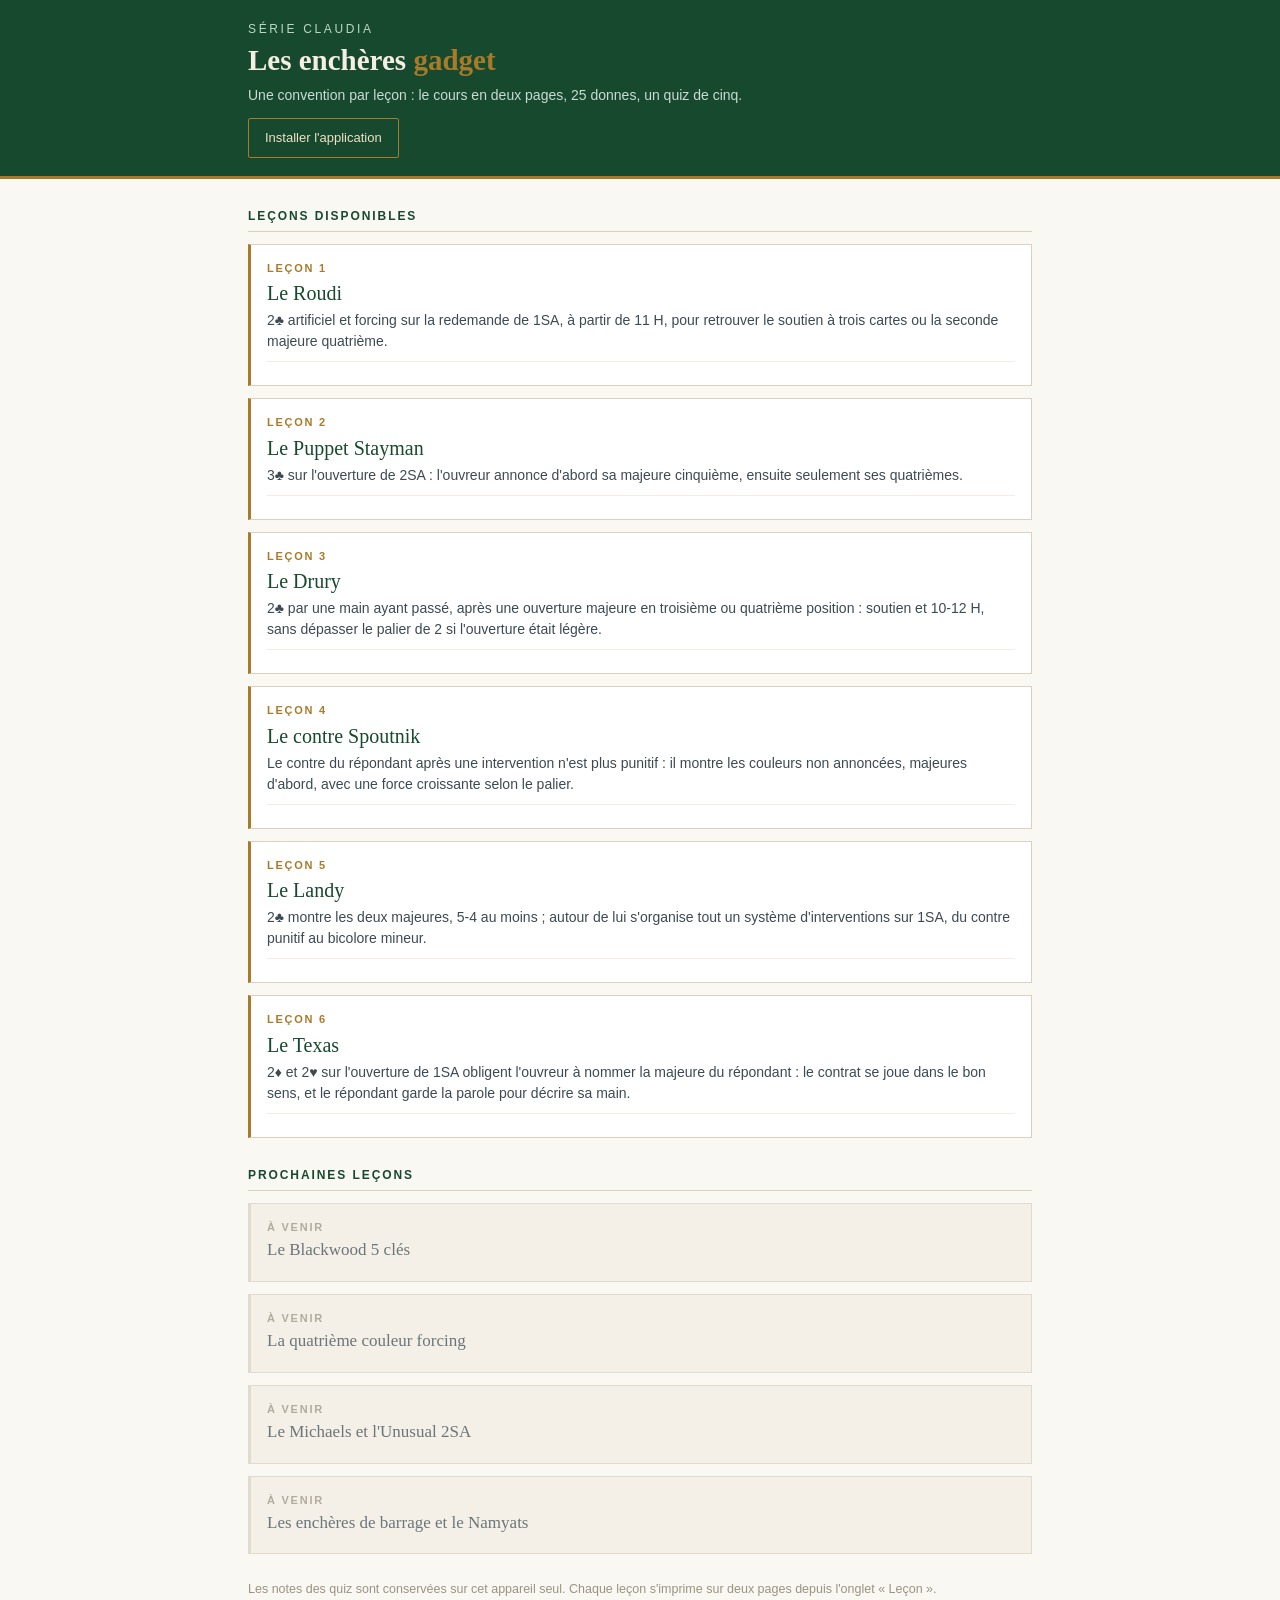
<file: index.html>
<!DOCTYPE html>
<html lang="fr">
<head>
<meta charset="utf-8">
<meta name="viewport" content="width=device-width, initial-scale=1, viewport-fit=cover">
<meta name="theme-color" content="#17492f">
<meta name="mobile-web-app-capable" content="yes">
<meta name="apple-mobile-web-app-status-bar-style" content="black-translucent">
<title>Les enchères gadget · Série ClaudIA</title>
<link rel="manifest" href="manifest.webmanifest">
<link rel="apple-touch-icon" href="icon-180.png">
<link rel="icon" href="icon-192.png">
<style>
:root{
  --ink:#10161a;
  --ink-soft:#3d4a52;
  --paper:#faf8f3;
  --paper-2:#f2eee4;
  --baize:#17492f;
  --baize-light:#2c6b48;
  --brass:#a87b2a;
  --rouge:#b3231c;
  --rule:#d9d2c2;
  --ok:#1d6b41;
  --ko:#a3241d;
}
*{box-sizing:border-box}
html,body{margin:0;padding:0}
body{
  background:var(--paper);
  color:var(--ink);
  font-family:-apple-system,BlinkMacSystemFont,"Segoe UI",Roboto,Helvetica,Arial,sans-serif;
  font-size:16px;line-height:1.5;
  -webkit-text-size-adjust:100%;
}
.wrap{max-width:820px;margin:0 auto;padding:0 18px 64px}

/* ---------- en-tête ---------- */
header.top{
  background:var(--baize);
  color:#f4efe2;
  border-bottom:3px solid var(--brass);
}
header.top .wrap{padding-top:20px;padding-bottom:18px}
.serie{
  font-size:12px;letter-spacing:.22em;text-transform:uppercase;
  color:#bcd8c6;margin:0 0 6px;
}
header.top h1{
  font-family:Georgia,"Palatino Linotype",Palatino,serif;
  font-weight:600;font-size:29px;line-height:1.15;margin:0;
}
header.top h1 .num{color:var(--brass)}
.soustitre{margin:8px 0 0;font-size:14px;color:#c9dcd0}
.installer{
  appearance:none;margin-top:12px;background:none;border:1px solid var(--brass);
  color:#f0e2c4;font:inherit;font-size:13px;padding:9px 16px;border-radius:2px;cursor:pointer;
}
.installer:hover{background:var(--brass);color:#12241a}

/* ---------- onglets ---------- */
nav.tabs{position:sticky;top:0;z-index:20;background:var(--paper);border-bottom:1px solid var(--rule)}
nav.tabs .wrap{display:flex;gap:4px;padding-top:0;padding-bottom:0}
nav.tabs label{
  flex:1;cursor:pointer;user-select:none;text-align:center;
  font-size:14px;color:var(--ink-soft);
  padding:14px 6px 12px;border-bottom:3px solid transparent;
}
.onglet-radio{position:absolute;width:1px;height:1px;opacity:0;pointer-events:none}
#r-lecon:checked ~ nav.tabs label[for="r-lecon"],
#r-donnes:checked ~ nav.tabs label[for="r-donnes"],
#r-quiz:checked ~ nav.tabs label[for="r-quiz"]{
  color:var(--baize);font-weight:600;border-bottom-color:var(--brass);
}
#r-lecon:focus-visible ~ nav.tabs label[for="r-lecon"],
#r-donnes:focus-visible ~ nav.tabs label[for="r-donnes"],
#r-quiz:focus-visible ~ nav.tabs label[for="r-quiz"]{outline:2px solid var(--brass);outline-offset:-2px}

section.panel{display:none}
#r-lecon:checked ~ #panel-lecon,
#r-donnes:checked ~ #panel-donnes,
#r-quiz:checked ~ #panel-quiz{display:block}

/* réponses des donnes : <details>, sans JavaScript */
details.reveler-bloc{margin-top:2px}
details.reveler-bloc > summary{
  list-style:none;cursor:pointer;display:block;text-align:center;
  border:1px solid var(--baize);color:var(--baize);
  font-size:13.5px;padding:10px 14px;border-radius:2px;
}
details.reveler-bloc > summary::-webkit-details-marker{display:none}
details.reveler-bloc[open] > summary{display:none}

/* ---------- leçon ---------- */
.lecon{font-family:Georgia,"Palatino Linotype",Palatino,serif;font-size:16.5px;line-height:1.62}
.lecon .page{padding:26px 0 8px}
.lecon h2{
  font-size:13px;letter-spacing:.16em;text-transform:uppercase;
  font-family:-apple-system,BlinkMacSystemFont,"Segoe UI",Roboto,sans-serif;
  color:var(--baize);margin:26px 0 8px;padding-bottom:5px;border-bottom:1px solid var(--rule);
}
.lecon h2:first-child{margin-top:0}
.lecon p{margin:0 0 11px}
.lecon ul{margin:0 0 11px;padding-left:20px}
.lecon li{margin-bottom:5px}
.lecon .chapo{font-size:17.5px;color:var(--ink-soft);font-style:italic;margin-bottom:16px}
.encadre{
  background:var(--paper-2);border-left:3px solid var(--brass);
  padding:12px 14px;margin:0 0 14px;font-size:15.5px;
}
.encadre strong{color:var(--baize)}
table.reponses{border-collapse:collapse;width:100%;margin:0 0 14px;font-size:15px}
table.reponses th,table.reponses td{border-bottom:1px solid var(--rule);padding:7px 8px;text-align:left;vertical-align:top}
table.reponses th{
  font-family:-apple-system,BlinkMacSystemFont,"Segoe UI",Roboto,sans-serif;
  font-size:12px;letter-spacing:.08em;text-transform:uppercase;color:var(--baize);
}
table.reponses td:first-child{white-space:nowrap;font-weight:600;width:88px}
.pied-page{
  font-family:-apple-system,BlinkMacSystemFont,sans-serif;font-size:11px;
  letter-spacing:.14em;text-transform:uppercase;color:#9a9382;
}

/* ---------- diagramme d'enchères (élément signature) ---------- */
.encheres{
  display:inline-block;border:1px solid var(--rule);background:#fff;
  font-family:-apple-system,BlinkMacSystemFont,"Segoe UI",Roboto,sans-serif;
  min-width:220px;
}
.encheres .entete{display:grid;grid-template-columns:1fr 1fr;background:var(--baize);color:#eef3ee}
.encheres .entete span{
  padding:5px 10px;font-size:10.5px;letter-spacing:.14em;text-transform:uppercase;text-align:center;
}
.encheres .entete span+span{border-left:1px solid var(--baize-light)}
.encheres .ligne{display:grid;grid-template-columns:1fr 1fr}
.encheres .ligne span{
  padding:6px 10px;text-align:center;font-size:16px;border-top:1px solid var(--rule);
}
.encheres .ligne span+span{border-left:1px solid var(--rule)}
.encheres .attente{color:var(--brass);font-weight:700}
.r{color:var(--rouge)}
.n{color:var(--ink)}

/* ---------- main ---------- */
.main{
  font-family:"SF Mono",Menlo,Consolas,monospace;font-size:16px;line-height:1.85;
  background:#fff;border:1px solid var(--rule);padding:10px 14px;display:inline-block;min-width:190px;
}
.main div{white-space:nowrap}
.main .sym{display:inline-block;width:1.2em}

/* ---------- donnes ---------- */
.donne{
  background:#fff;border:1px solid var(--rule);border-radius:2px;
  padding:16px;margin:0 0 14px;
}
.donne .num{
  font-size:11px;letter-spacing:.16em;text-transform:uppercase;color:var(--brass);
  font-weight:700;margin-bottom:10px;
}
.donne .num .role{color:var(--ink-soft);font-weight:400;letter-spacing:.06em}
.duo{display:flex;gap:22px;flex-wrap:wrap;align-items:flex-start}
.question{margin:12px 0 10px;font-size:15px;color:var(--ink-soft)}
.reponse-bloc{border-top:1px solid var(--rule);padding-top:11px;margin-top:11px}
.verdict{font-weight:700;font-size:17px;margin-bottom:6px}
.verdict.bon{color:var(--ok)}
.verdict.mauvais{color:var(--ko)}
.commentaire{font-size:14.5px;color:var(--ink-soft);line-height:1.55}
.commentaire em{color:var(--baize);font-style:normal;font-weight:600}
.alt{
  margin-top:8px;font-size:13.5px;color:var(--brass);
  border-left:2px solid var(--brass);padding-left:9px;
}
button.reveler{
  appearance:none;border:1px solid var(--baize);background:none;color:var(--baize);
  font:inherit;font-size:13.5px;padding:7px 14px;border-radius:2px;cursor:pointer;
}
button.reveler:hover{background:var(--baize);color:#fff}

/* ---------- boutons de réponse ---------- */
.choix{display:flex;flex-wrap:wrap;gap:8px;margin-top:12px}
.choix button{
  appearance:none;border:1px solid var(--rule);background:#fff;color:var(--ink);
  font:inherit;font-size:17px;min-width:74px;padding:10px 14px;border-radius:2px;cursor:pointer;
}
.choix button:hover:not(:disabled){border-color:var(--baize);background:var(--paper-2)}
.choix button:disabled{cursor:default;opacity:.55}
.choix button.juste{background:#e7f1ea;border-color:var(--ok);color:var(--ok);opacity:1;font-weight:700}
.choix button.faux{background:#f7e7e6;border-color:var(--ko);color:var(--ko);opacity:1;font-weight:700}

/* ---------- quiz ---------- */
.barre{
  display:flex;align-items:center;gap:12px;margin:22px 0 18px;
  font-size:13px;color:var(--ink-soft);
}
.jauge{flex:1;height:5px;background:var(--paper-2);border-radius:3px;overflow:hidden}
.jauge i{display:block;height:100%;background:var(--brass);width:0;transition:width .3s}
.bilan{background:#fff;border:1px solid var(--rule);padding:22px;text-align:center}
.bilan .score{
  font-family:Georgia,serif;font-size:44px;color:var(--baize);line-height:1;margin-bottom:6px;
}
.bilan .score small{font-size:20px;color:var(--ink-soft)}
.bilan p{color:var(--ink-soft);font-size:14.5px;margin:6px 0 16px}
button.primaire{
  appearance:none;border:0;background:var(--baize);color:#fff;font:inherit;font-size:15px;
  padding:12px 26px;border-radius:2px;cursor:pointer;
}
button.primaire:hover{background:var(--baize-light)}
.stats{margin-top:22px;font-size:13px;color:var(--ink-soft);text-align:center}
.intro-quiz{margin:22px 0;font-size:15px;color:var(--ink-soft)}
.alerte{background:#f7e7e6;border-left:3px solid var(--ko);padding:10px 12px;margin:18px 0;font-size:13px}

/* ---------- historique des notes ---------- */
.historique{margin-top:26px;border-top:1px solid var(--rule);padding-top:16px}
.historique h3{
  font-size:11.5px;letter-spacing:.16em;text-transform:uppercase;color:var(--baize);
  margin:0 0 4px;font-weight:600;
}
.historique .resume{font-size:13px;color:var(--ink-soft);margin:0 0 14px}
.courbe{
  display:flex;align-items:flex-end;gap:6px;height:118px;
  overflow-x:auto;padding-bottom:4px;-webkit-overflow-scrolling:touch;
}
.courbe .col{
  flex:0 0 34px;display:flex;flex-direction:column;align-items:center;gap:4px;height:100%;
  justify-content:flex-end;
}
.courbe .val{font-size:11px;color:var(--ink-soft);font-variant-numeric:tabular-nums}
.courbe .bar{
  width:100%;background:var(--brass);border-radius:2px 2px 0 0;min-height:3px;
  transition:height .35s ease;
}
.courbe .bar.haut{background:var(--ok)}
.courbe .bar.bas{background:var(--ko)}
.courbe .rang{font-size:10px;color:#9a9382;font-variant-numeric:tabular-nums}
.courbe .col.derniere .val{color:var(--baize);font-weight:700}
.effacer{
  appearance:none;background:none;border:0;font:inherit;font-size:12px;
  color:var(--ink-soft);text-decoration:underline;cursor:pointer;padding:8px 0 0;
}

@media (max-width:560px){
  header.top h1{font-size:22px}
  header.top .wrap{padding-top:16px;padding-bottom:14px}
  .soustitre{font-size:13px}
  .wrap{padding-left:14px;padding-right:14px;padding-bottom:48px}
  .lecon{font-size:16px;line-height:1.58}
  nav.tabs button{font-size:13px;padding:14px 4px 12px}
  /* diagramme et main côte à côte, chacun sur une moitié d'écran */
  .duo{gap:10px}
  .encheres{flex:1 1 0;min-width:0}
  .encheres .entete span{padding:4px 4px;font-size:9.5px;letter-spacing:.08em}
  .encheres .ligne span{padding:6px 4px;font-size:15px}
  .main{flex:1 1 0;min-width:0;font-size:15px;padding:8px 10px;line-height:1.75}
  .donne{padding:14px 13px}
  table.reponses{font-size:14px}
  table.reponses th,table.reponses td{padding:6px 5px}
  table.reponses td:first-child{width:74px}
  /* boutons de réponse : deux par ligne, cible tactile confortable */
  .choix{gap:7px}
  .choix button{flex:1 1 calc(50% - 4px);min-width:0;padding:14px 8px;font-size:18px}
  button.primaire{width:100%;padding:14px 20px}
  button.reveler{width:100%;padding:12px 14px}
  .bilan{padding:18px 14px}
  .bilan .score{font-size:38px}
  .courbe .col{flex:0 0 30px}
}
@media (max-width:360px){
  .encheres .ligne span{font-size:14px}
  .main{font-size:14px}
}
@media (hover:none){
  .choix button:hover:not(:disabled){background:#fff;border-color:var(--rule)}
  button.reveler:hover{background:none;color:var(--baize)}
}
html{-webkit-tap-highlight-color:rgba(23,73,47,.12)}

/* ---------- impression : la leçon sur deux pages ---------- */
@media print{
  nav.tabs,header.top,.no-print{display:none !important}
  body{background:#fff;font-size:10.5pt}
  .wrap{max-width:none;padding:0}
  section.panel{display:none !important}
  section#panel-lecon{display:block !important}
  .lecon{font-size:10.5pt;line-height:1.42}
  .lecon h2{margin:12pt 0 5pt;font-size:9pt}
  .lecon .page{padding:0}
  .lecon .page + .page{break-before:page;page-break-before:always}
  .encadre,.donne,.encheres,table.reponses{break-inside:avoid;page-break-inside:avoid}
  .titre-impression{display:block !important}
}
.titre-impression{display:none;font-family:Georgia,serif;font-size:16pt;margin:0 0 4pt}
.sous-impression{display:none}
@media print{.sous-impression{display:block;font-size:9pt;color:#555;margin:0 0 10pt}}

/* ---------- page d'accueil ---------- */
body.accueil header.top h1 .num{color:var(--brass)}
.retour{color:#bcd8c6;text-decoration:none;letter-spacing:.12em}
.retour:hover{color:#fff}
.sommaire{margin:28px 0 0}
.sommaire h2{
  font-size:12px;letter-spacing:.16em;text-transform:uppercase;color:var(--baize);
  margin:0 0 12px;padding-bottom:6px;border-bottom:1px solid var(--rule);
}
.carte-lecon{
  display:block;background:#fff;border:1px solid var(--rule);border-left:3px solid var(--brass);
  padding:15px 16px;margin:0 0 12px;text-decoration:none;color:var(--ink);
}
.carte-lecon:hover{border-left-color:var(--baize);background:#fffef9}
.carte-lecon .numero{
  display:block;font-size:11px;letter-spacing:.16em;text-transform:uppercase;
  color:var(--brass);font-weight:700;margin-bottom:5px;
}
.carte-lecon .titre-lecon{
  display:block;font-family:Georgia,"Palatino Linotype",serif;font-size:20px;
  color:var(--baize);margin-bottom:5px;line-height:1.2;
}
.carte-lecon .resume-lecon{display:block;font-size:14px;color:var(--ink-soft);line-height:1.5}
.carte-lecon .note-lecon{
  display:block;margin-top:9px;font-size:12.5px;color:var(--brass);
  border-top:1px solid var(--paper-2);padding-top:8px;
}
.carte-lecon.future{
  border-left-color:var(--rule);background:var(--paper-2);opacity:.75;cursor:default;
}
.carte-lecon.future .numero{color:#9a9382}
.carte-lecon.future .titre-lecon{font-size:17px;color:var(--ink-soft)}
.mention{font-size:12.5px;color:#9a9382;margin:26px 0 0;line-height:1.5}

/* ---------- aide à l'installation ---------- */
.aide-install{
  margin-top:10px;background:rgba(0,0,0,.18);border-left:3px solid var(--brass);
  padding:10px 12px;font-size:13px;line-height:1.55;color:#e6efe8;
}
.aide-install strong{color:var(--brass)}

/* ---------- diagramme à trois colonnes (enchères adverses) ---------- */
.encheres.trois{min-width:250px}
.encheres.trois .entete,.encheres.trois .ligne{grid-template-columns:1fr 1fr 1fr}
.encheres.trois .entete span{padding:5px 6px;font-size:9.5px}
.encheres.trois .ligne span{padding:6px 6px;font-size:15px}
.encheres .adv{color:var(--ink-soft);font-style:italic}
@media (max-width:560px){
  .encheres.trois .entete span{font-size:8.5px;letter-spacing:.04em;padding:4px 2px}
  .encheres.trois .ligne span{font-size:14px;padding:6px 2px}
}

</style>
</head>
<body class="accueil">

<header class="top">
  <div class="wrap">
    <p class="serie">Série ClaudIA</p>
    <h1>Les enchères <span class="num">gadget</span></h1>
    <p class="soustitre">Une convention par leçon : le cours en deux pages, 25 donnes, un quiz de cinq.</p>
    <button id="installer" class="installer" onclick="installer()">Installer l'application</button>
    <div id="aide-install" class="aide-install" hidden>
      <strong>Android</strong> — menu ⋮ de Chrome, puis « Ajouter à l'écran d'accueil ».<br>
      <strong>iPhone</strong> — bouton Partager de Safari, puis « Sur l'écran d'accueil ».
    </div>
  </div>
</header>

<div class="wrap">
  <section class="sommaire">
    <h2>Leçons disponibles</h2>
      <a class="carte-lecon" href="lecon-01-roudi.html" data-lecon="01-roudi">
        <span class="numero">Leçon 1</span>
        <span class="titre-lecon">Le Roudi</span>
        <span class="resume-lecon">2♣ artificiel et forcing sur la redemande de 1SA, à partir de 11 H, pour retrouver le soutien à trois cartes ou la seconde majeure quatrième.</span>
        <span class="note-lecon" hidden></span>
      </a>
      <a class="carte-lecon" href="lecon-02-puppet.html" data-lecon="02-puppet">
        <span class="numero">Leçon 2</span>
        <span class="titre-lecon">Le Puppet Stayman</span>
        <span class="resume-lecon">3♣ sur l'ouverture de 2SA : l'ouvreur annonce d'abord sa majeure cinquième, ensuite seulement ses quatrièmes.</span>
        <span class="note-lecon" hidden></span>
      </a>
      <a class="carte-lecon" href="lecon-03-drury.html" data-lecon="03-drury">
        <span class="numero">Leçon 3</span>
        <span class="titre-lecon">Le Drury</span>
        <span class="resume-lecon">2♣ par une main ayant passé, après une ouverture majeure en troisième ou quatrième position : soutien et 10-12 H, sans dépasser le palier de 2 si l'ouverture était légère.</span>
        <span class="note-lecon" hidden></span>
      </a>
      <a class="carte-lecon" href="lecon-04-spoutnik.html" data-lecon="04-spoutnik">
        <span class="numero">Leçon 4</span>
        <span class="titre-lecon">Le contre Spoutnik</span>
        <span class="resume-lecon">Le contre du répondant après une intervention n'est plus punitif : il montre les couleurs non annoncées, majeures d'abord, avec une force croissante selon le palier.</span>
        <span class="note-lecon" hidden></span>
      </a>
      <a class="carte-lecon" href="lecon-05-landy.html" data-lecon="05-landy">
        <span class="numero">Leçon 5</span>
        <span class="titre-lecon">Le Landy</span>
        <span class="resume-lecon">2♣ montre les deux majeures, 5-4 au moins ; autour de lui s'organise tout un système d'interventions sur 1SA, du contre punitif au bicolore mineur.</span>
        <span class="note-lecon" hidden></span>
      </a>
      <a class="carte-lecon" href="lecon-06-texas.html" data-lecon="06-texas">
        <span class="numero">Leçon 6</span>
        <span class="titre-lecon">Le Texas</span>
        <span class="resume-lecon">2♦ et 2♥ sur l'ouverture de 1SA obligent l'ouvreur à nommer la majeure du répondant : le contrat se joue dans le bon sens, et le répondant garde la parole pour décrire sa main.</span>
        <span class="note-lecon" hidden></span>
      </a>
  </section>

  <section class="sommaire">
    <h2>Prochaines leçons</h2>
      <span class="carte-lecon future"><span class="numero">À venir</span>
        <span class="titre-lecon">Le Blackwood 5 clés</span></span>
      <span class="carte-lecon future"><span class="numero">À venir</span>
        <span class="titre-lecon">La quatrième couleur forcing</span></span>
      <span class="carte-lecon future"><span class="numero">À venir</span>
        <span class="titre-lecon">Le Michaels et l'Unusual 2SA</span></span>
      <span class="carte-lecon future"><span class="numero">À venir</span>
        <span class="titre-lecon">Les enchères de barrage et le Namyats</span></span>
  </section>

  <p class="mention">Les notes des quiz sont conservées sur cet appareil seul. Chaque leçon
  s'imprime sur deux pages depuis l'onglet « Leçon ».</p>
</div>

<script>
/* Enchères gadget — page d'accueil : rappel des notes déjà obtenues. */
(function(){
  function lire(cle){
    try{
      const v = localStorage.getItem(cle);
      return v ? JSON.parse(v) : null;
    }catch(e){ return null; }
  }
  async function lireAsync(cle){
    try{
      if(window.storage && window.storage.get){
        const r = await Promise.race([
          window.storage.get(cle),
          new Promise(r2 => setTimeout(() => r2(null), 1500))
        ]);
        return r ? JSON.parse(r.value) : null;
      }
    }catch(e){}
    return lire(cle);
  }
  async function afficher(){
    const cartes = document.querySelectorAll(".carte-lecon[data-lecon]");
    for(const c of cartes){
      const r = await lireAsync("gadget:resume:" + c.getAttribute("data-lecon"));
      const z = c.querySelector(".note-lecon");
      if(!z) continue;
      if(r && r.series){
        z.textContent = r.series + " série" + (r.series > 1 ? "s" : "")
          + " · dernière " + r.derniere + "/5 · meilleure " + r.meilleure + "/5";
        z.hidden = false;
      }
    }
  }
  afficher();
})();


let inviteInstall = null;
window.addEventListener("beforeinstallprompt", e => { e.preventDefault(); inviteInstall = e; });
function installer(){
  if(inviteInstall){ inviteInstall.prompt(); inviteInstall = null; return; }
  const z = document.getElementById("aide-install");
  if(z) z.hidden = !z.hidden;
}
if("serviceWorker" in navigator && location.protocol.indexOf("http") === 0){
  window.addEventListener("load", () => navigator.serviceWorker.register("sw.js").catch(() => {}));
}

</script>
</body>
</html>
</file>
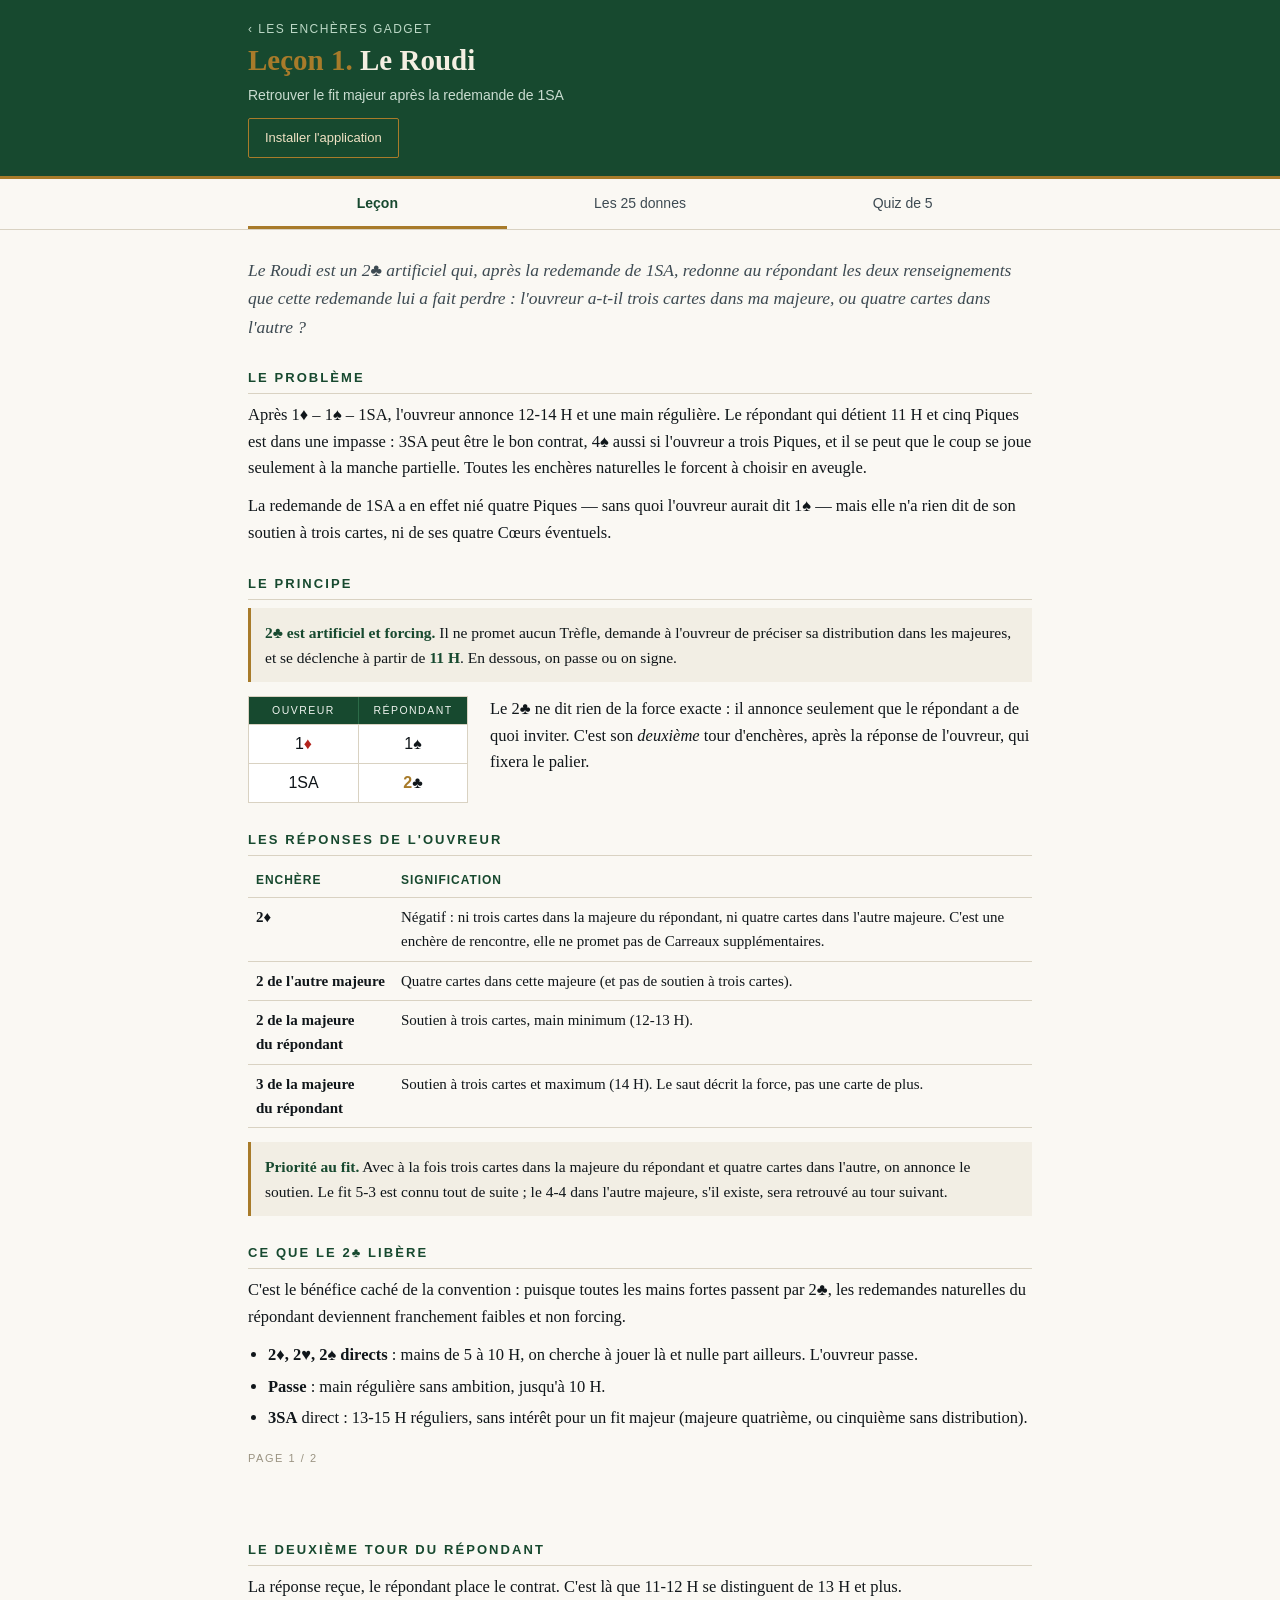
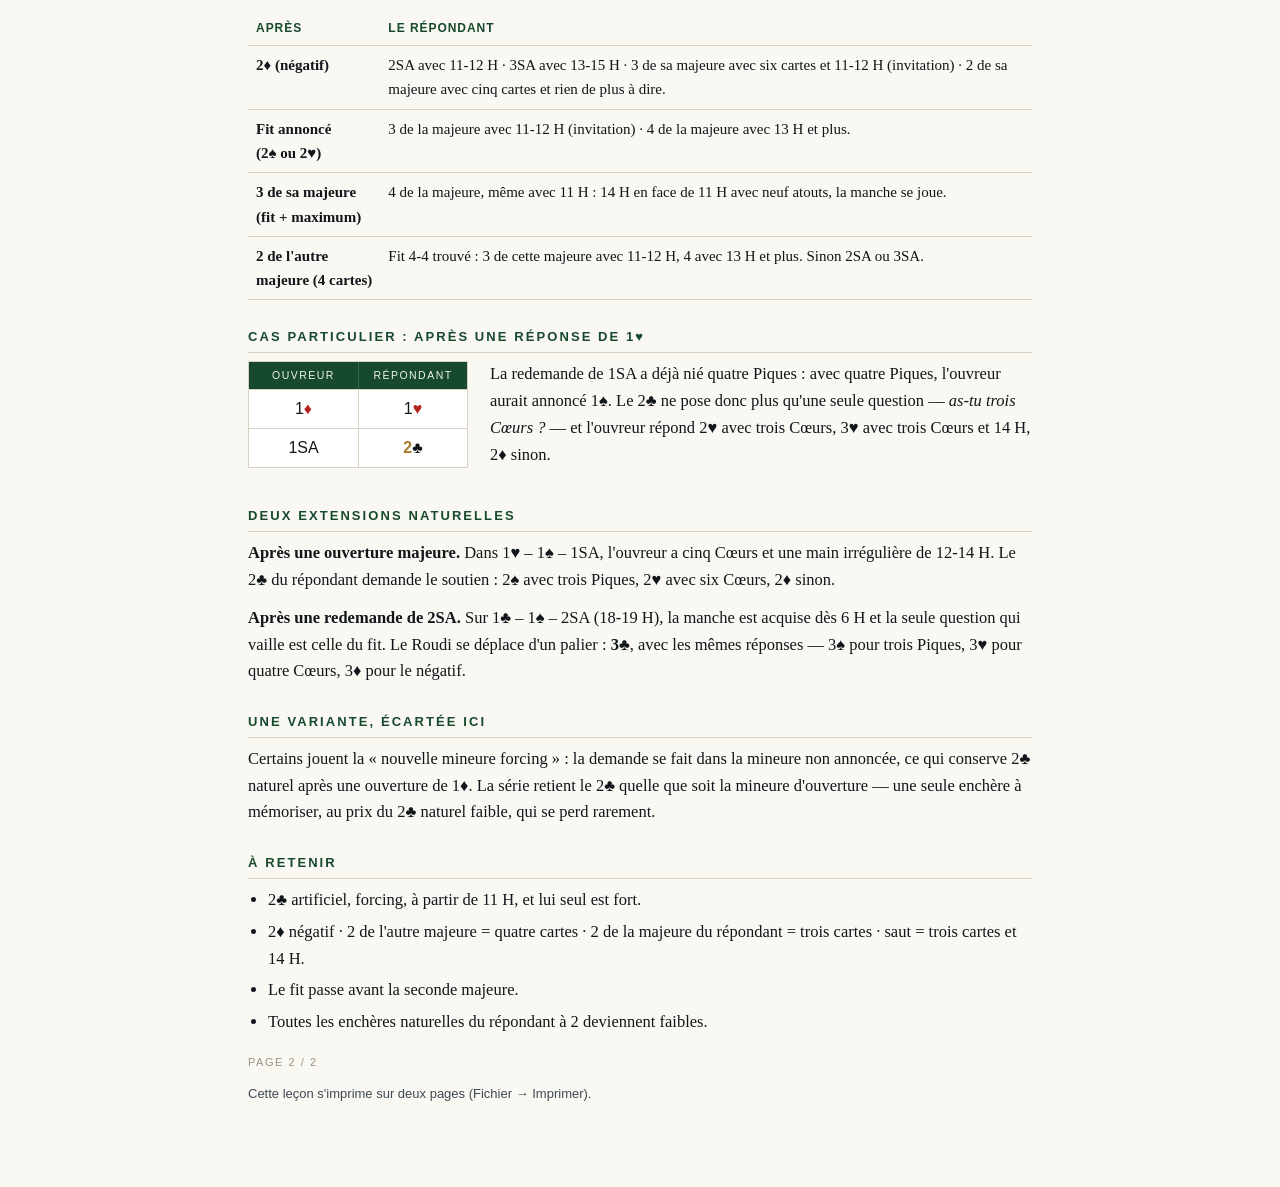
<file: lecon-01-roudi.html>
<!DOCTYPE html>
<html lang="fr">
<head>
<meta charset="utf-8">
<meta name="viewport" content="width=device-width, initial-scale=1, viewport-fit=cover">
<meta name="theme-color" content="#17492f">
<meta name="mobile-web-app-capable" content="yes">
<meta name="apple-mobile-web-app-status-bar-style" content="black-translucent">
<title>Leçon 1 — Le Roudi · Les enchères gadget</title>
<link rel="manifest" href="manifest.webmanifest">
<link rel="apple-touch-icon" href="icon-180.png">
<link rel="icon" href="icon-192.png">
<style>
:root{
  --ink:#10161a;
  --ink-soft:#3d4a52;
  --paper:#faf8f3;
  --paper-2:#f2eee4;
  --baize:#17492f;
  --baize-light:#2c6b48;
  --brass:#a87b2a;
  --rouge:#b3231c;
  --rule:#d9d2c2;
  --ok:#1d6b41;
  --ko:#a3241d;
}
*{box-sizing:border-box}
html,body{margin:0;padding:0}
body{
  background:var(--paper);
  color:var(--ink);
  font-family:-apple-system,BlinkMacSystemFont,"Segoe UI",Roboto,Helvetica,Arial,sans-serif;
  font-size:16px;line-height:1.5;
  -webkit-text-size-adjust:100%;
}
.wrap{max-width:820px;margin:0 auto;padding:0 18px 64px}

/* ---------- en-tête ---------- */
header.top{
  background:var(--baize);
  color:#f4efe2;
  border-bottom:3px solid var(--brass);
}
header.top .wrap{padding-top:20px;padding-bottom:18px}
.serie{
  font-size:12px;letter-spacing:.22em;text-transform:uppercase;
  color:#bcd8c6;margin:0 0 6px;
}
header.top h1{
  font-family:Georgia,"Palatino Linotype",Palatino,serif;
  font-weight:600;font-size:29px;line-height:1.15;margin:0;
}
header.top h1 .num{color:var(--brass)}
.soustitre{margin:8px 0 0;font-size:14px;color:#c9dcd0}
.installer{
  appearance:none;margin-top:12px;background:none;border:1px solid var(--brass);
  color:#f0e2c4;font:inherit;font-size:13px;padding:9px 16px;border-radius:2px;cursor:pointer;
}
.installer:hover{background:var(--brass);color:#12241a}

/* ---------- onglets ---------- */
nav.tabs{position:sticky;top:0;z-index:20;background:var(--paper);border-bottom:1px solid var(--rule)}
nav.tabs .wrap{display:flex;gap:4px;padding-top:0;padding-bottom:0}
nav.tabs label{
  flex:1;cursor:pointer;user-select:none;text-align:center;
  font-size:14px;color:var(--ink-soft);
  padding:14px 6px 12px;border-bottom:3px solid transparent;
}
.onglet-radio{position:absolute;width:1px;height:1px;opacity:0;pointer-events:none}
#r-lecon:checked ~ nav.tabs label[for="r-lecon"],
#r-donnes:checked ~ nav.tabs label[for="r-donnes"],
#r-quiz:checked ~ nav.tabs label[for="r-quiz"]{
  color:var(--baize);font-weight:600;border-bottom-color:var(--brass);
}
#r-lecon:focus-visible ~ nav.tabs label[for="r-lecon"],
#r-donnes:focus-visible ~ nav.tabs label[for="r-donnes"],
#r-quiz:focus-visible ~ nav.tabs label[for="r-quiz"]{outline:2px solid var(--brass);outline-offset:-2px}

section.panel{display:none}
#r-lecon:checked ~ #panel-lecon,
#r-donnes:checked ~ #panel-donnes,
#r-quiz:checked ~ #panel-quiz{display:block}

/* réponses des donnes : <details>, sans JavaScript */
details.reveler-bloc{margin-top:2px}
details.reveler-bloc > summary{
  list-style:none;cursor:pointer;display:block;text-align:center;
  border:1px solid var(--baize);color:var(--baize);
  font-size:13.5px;padding:10px 14px;border-radius:2px;
}
details.reveler-bloc > summary::-webkit-details-marker{display:none}
details.reveler-bloc[open] > summary{display:none}

/* ---------- leçon ---------- */
.lecon{font-family:Georgia,"Palatino Linotype",Palatino,serif;font-size:16.5px;line-height:1.62}
.lecon .page{padding:26px 0 8px}
.lecon h2{
  font-size:13px;letter-spacing:.16em;text-transform:uppercase;
  font-family:-apple-system,BlinkMacSystemFont,"Segoe UI",Roboto,sans-serif;
  color:var(--baize);margin:26px 0 8px;padding-bottom:5px;border-bottom:1px solid var(--rule);
}
.lecon h2:first-child{margin-top:0}
.lecon p{margin:0 0 11px}
.lecon ul{margin:0 0 11px;padding-left:20px}
.lecon li{margin-bottom:5px}
.lecon .chapo{font-size:17.5px;color:var(--ink-soft);font-style:italic;margin-bottom:16px}
.encadre{
  background:var(--paper-2);border-left:3px solid var(--brass);
  padding:12px 14px;margin:0 0 14px;font-size:15.5px;
}
.encadre strong{color:var(--baize)}
table.reponses{border-collapse:collapse;width:100%;margin:0 0 14px;font-size:15px}
table.reponses th,table.reponses td{border-bottom:1px solid var(--rule);padding:7px 8px;text-align:left;vertical-align:top}
table.reponses th{
  font-family:-apple-system,BlinkMacSystemFont,"Segoe UI",Roboto,sans-serif;
  font-size:12px;letter-spacing:.08em;text-transform:uppercase;color:var(--baize);
}
table.reponses td:first-child{white-space:nowrap;font-weight:600;width:88px}
.pied-page{
  font-family:-apple-system,BlinkMacSystemFont,sans-serif;font-size:11px;
  letter-spacing:.14em;text-transform:uppercase;color:#9a9382;
}

/* ---------- diagramme d'enchères (élément signature) ---------- */
.encheres{
  display:inline-block;border:1px solid var(--rule);background:#fff;
  font-family:-apple-system,BlinkMacSystemFont,"Segoe UI",Roboto,sans-serif;
  min-width:220px;
}
.encheres .entete{display:grid;grid-template-columns:1fr 1fr;background:var(--baize);color:#eef3ee}
.encheres .entete span{
  padding:5px 10px;font-size:10.5px;letter-spacing:.14em;text-transform:uppercase;text-align:center;
}
.encheres .entete span+span{border-left:1px solid var(--baize-light)}
.encheres .ligne{display:grid;grid-template-columns:1fr 1fr}
.encheres .ligne span{
  padding:6px 10px;text-align:center;font-size:16px;border-top:1px solid var(--rule);
}
.encheres .ligne span+span{border-left:1px solid var(--rule)}
.encheres .attente{color:var(--brass);font-weight:700}
.r{color:var(--rouge)}
.n{color:var(--ink)}

/* ---------- main ---------- */
.main{
  font-family:"SF Mono",Menlo,Consolas,monospace;font-size:16px;line-height:1.85;
  background:#fff;border:1px solid var(--rule);padding:10px 14px;display:inline-block;min-width:190px;
}
.main div{white-space:nowrap}
.main .sym{display:inline-block;width:1.2em}

/* ---------- donnes ---------- */
.donne{
  background:#fff;border:1px solid var(--rule);border-radius:2px;
  padding:16px;margin:0 0 14px;
}
.donne .num{
  font-size:11px;letter-spacing:.16em;text-transform:uppercase;color:var(--brass);
  font-weight:700;margin-bottom:10px;
}
.donne .num .role{color:var(--ink-soft);font-weight:400;letter-spacing:.06em}
.duo{display:flex;gap:22px;flex-wrap:wrap;align-items:flex-start}
.question{margin:12px 0 10px;font-size:15px;color:var(--ink-soft)}
.reponse-bloc{border-top:1px solid var(--rule);padding-top:11px;margin-top:11px}
.verdict{font-weight:700;font-size:17px;margin-bottom:6px}
.verdict.bon{color:var(--ok)}
.verdict.mauvais{color:var(--ko)}
.commentaire{font-size:14.5px;color:var(--ink-soft);line-height:1.55}
.commentaire em{color:var(--baize);font-style:normal;font-weight:600}
.alt{
  margin-top:8px;font-size:13.5px;color:var(--brass);
  border-left:2px solid var(--brass);padding-left:9px;
}
button.reveler{
  appearance:none;border:1px solid var(--baize);background:none;color:var(--baize);
  font:inherit;font-size:13.5px;padding:7px 14px;border-radius:2px;cursor:pointer;
}
button.reveler:hover{background:var(--baize);color:#fff}

/* ---------- boutons de réponse ---------- */
.choix{display:flex;flex-wrap:wrap;gap:8px;margin-top:12px}
.choix button{
  appearance:none;border:1px solid var(--rule);background:#fff;color:var(--ink);
  font:inherit;font-size:17px;min-width:74px;padding:10px 14px;border-radius:2px;cursor:pointer;
}
.choix button:hover:not(:disabled){border-color:var(--baize);background:var(--paper-2)}
.choix button:disabled{cursor:default;opacity:.55}
.choix button.juste{background:#e7f1ea;border-color:var(--ok);color:var(--ok);opacity:1;font-weight:700}
.choix button.faux{background:#f7e7e6;border-color:var(--ko);color:var(--ko);opacity:1;font-weight:700}

/* ---------- quiz ---------- */
.barre{
  display:flex;align-items:center;gap:12px;margin:22px 0 18px;
  font-size:13px;color:var(--ink-soft);
}
.jauge{flex:1;height:5px;background:var(--paper-2);border-radius:3px;overflow:hidden}
.jauge i{display:block;height:100%;background:var(--brass);width:0;transition:width .3s}
.bilan{background:#fff;border:1px solid var(--rule);padding:22px;text-align:center}
.bilan .score{
  font-family:Georgia,serif;font-size:44px;color:var(--baize);line-height:1;margin-bottom:6px;
}
.bilan .score small{font-size:20px;color:var(--ink-soft)}
.bilan p{color:var(--ink-soft);font-size:14.5px;margin:6px 0 16px}
button.primaire{
  appearance:none;border:0;background:var(--baize);color:#fff;font:inherit;font-size:15px;
  padding:12px 26px;border-radius:2px;cursor:pointer;
}
button.primaire:hover{background:var(--baize-light)}
.stats{margin-top:22px;font-size:13px;color:var(--ink-soft);text-align:center}
.intro-quiz{margin:22px 0;font-size:15px;color:var(--ink-soft)}
.alerte{background:#f7e7e6;border-left:3px solid var(--ko);padding:10px 12px;margin:18px 0;font-size:13px}

/* ---------- historique des notes ---------- */
.historique{margin-top:26px;border-top:1px solid var(--rule);padding-top:16px}
.historique h3{
  font-size:11.5px;letter-spacing:.16em;text-transform:uppercase;color:var(--baize);
  margin:0 0 4px;font-weight:600;
}
.historique .resume{font-size:13px;color:var(--ink-soft);margin:0 0 14px}
.courbe{
  display:flex;align-items:flex-end;gap:6px;height:118px;
  overflow-x:auto;padding-bottom:4px;-webkit-overflow-scrolling:touch;
}
.courbe .col{
  flex:0 0 34px;display:flex;flex-direction:column;align-items:center;gap:4px;height:100%;
  justify-content:flex-end;
}
.courbe .val{font-size:11px;color:var(--ink-soft);font-variant-numeric:tabular-nums}
.courbe .bar{
  width:100%;background:var(--brass);border-radius:2px 2px 0 0;min-height:3px;
  transition:height .35s ease;
}
.courbe .bar.haut{background:var(--ok)}
.courbe .bar.bas{background:var(--ko)}
.courbe .rang{font-size:10px;color:#9a9382;font-variant-numeric:tabular-nums}
.courbe .col.derniere .val{color:var(--baize);font-weight:700}
.effacer{
  appearance:none;background:none;border:0;font:inherit;font-size:12px;
  color:var(--ink-soft);text-decoration:underline;cursor:pointer;padding:8px 0 0;
}

@media (max-width:560px){
  header.top h1{font-size:22px}
  header.top .wrap{padding-top:16px;padding-bottom:14px}
  .soustitre{font-size:13px}
  .wrap{padding-left:14px;padding-right:14px;padding-bottom:48px}
  .lecon{font-size:16px;line-height:1.58}
  nav.tabs button{font-size:13px;padding:14px 4px 12px}
  /* diagramme et main côte à côte, chacun sur une moitié d'écran */
  .duo{gap:10px}
  .encheres{flex:1 1 0;min-width:0}
  .encheres .entete span{padding:4px 4px;font-size:9.5px;letter-spacing:.08em}
  .encheres .ligne span{padding:6px 4px;font-size:15px}
  .main{flex:1 1 0;min-width:0;font-size:15px;padding:8px 10px;line-height:1.75}
  .donne{padding:14px 13px}
  table.reponses{font-size:14px}
  table.reponses th,table.reponses td{padding:6px 5px}
  table.reponses td:first-child{width:74px}
  /* boutons de réponse : deux par ligne, cible tactile confortable */
  .choix{gap:7px}
  .choix button{flex:1 1 calc(50% - 4px);min-width:0;padding:14px 8px;font-size:18px}
  button.primaire{width:100%;padding:14px 20px}
  button.reveler{width:100%;padding:12px 14px}
  .bilan{padding:18px 14px}
  .bilan .score{font-size:38px}
  .courbe .col{flex:0 0 30px}
}
@media (max-width:360px){
  .encheres .ligne span{font-size:14px}
  .main{font-size:14px}
}
@media (hover:none){
  .choix button:hover:not(:disabled){background:#fff;border-color:var(--rule)}
  button.reveler:hover{background:none;color:var(--baize)}
}
html{-webkit-tap-highlight-color:rgba(23,73,47,.12)}

/* ---------- impression : la leçon sur deux pages ---------- */
@media print{
  nav.tabs,header.top,.no-print{display:none !important}
  body{background:#fff;font-size:10.5pt}
  .wrap{max-width:none;padding:0}
  section.panel{display:none !important}
  section#panel-lecon{display:block !important}
  .lecon{font-size:10.5pt;line-height:1.42}
  .lecon h2{margin:12pt 0 5pt;font-size:9pt}
  .lecon .page{padding:0}
  .lecon .page + .page{break-before:page;page-break-before:always}
  .encadre,.donne,.encheres,table.reponses{break-inside:avoid;page-break-inside:avoid}
  .titre-impression{display:block !important}
}
.titre-impression{display:none;font-family:Georgia,serif;font-size:16pt;margin:0 0 4pt}
.sous-impression{display:none}
@media print{.sous-impression{display:block;font-size:9pt;color:#555;margin:0 0 10pt}}

/* ---------- page d'accueil ---------- */
body.accueil header.top h1 .num{color:var(--brass)}
.retour{color:#bcd8c6;text-decoration:none;letter-spacing:.12em}
.retour:hover{color:#fff}
.sommaire{margin:28px 0 0}
.sommaire h2{
  font-size:12px;letter-spacing:.16em;text-transform:uppercase;color:var(--baize);
  margin:0 0 12px;padding-bottom:6px;border-bottom:1px solid var(--rule);
}
.carte-lecon{
  display:block;background:#fff;border:1px solid var(--rule);border-left:3px solid var(--brass);
  padding:15px 16px;margin:0 0 12px;text-decoration:none;color:var(--ink);
}
.carte-lecon:hover{border-left-color:var(--baize);background:#fffef9}
.carte-lecon .numero{
  display:block;font-size:11px;letter-spacing:.16em;text-transform:uppercase;
  color:var(--brass);font-weight:700;margin-bottom:5px;
}
.carte-lecon .titre-lecon{
  display:block;font-family:Georgia,"Palatino Linotype",serif;font-size:20px;
  color:var(--baize);margin-bottom:5px;line-height:1.2;
}
.carte-lecon .resume-lecon{display:block;font-size:14px;color:var(--ink-soft);line-height:1.5}
.carte-lecon .note-lecon{
  display:block;margin-top:9px;font-size:12.5px;color:var(--brass);
  border-top:1px solid var(--paper-2);padding-top:8px;
}
.carte-lecon.future{
  border-left-color:var(--rule);background:var(--paper-2);opacity:.75;cursor:default;
}
.carte-lecon.future .numero{color:#9a9382}
.carte-lecon.future .titre-lecon{font-size:17px;color:var(--ink-soft)}
.mention{font-size:12.5px;color:#9a9382;margin:26px 0 0;line-height:1.5}

/* ---------- aide à l'installation ---------- */
.aide-install{
  margin-top:10px;background:rgba(0,0,0,.18);border-left:3px solid var(--brass);
  padding:10px 12px;font-size:13px;line-height:1.55;color:#e6efe8;
}
.aide-install strong{color:var(--brass)}

/* ---------- diagramme à trois colonnes (enchères adverses) ---------- */
.encheres.trois{min-width:250px}
.encheres.trois .entete,.encheres.trois .ligne{grid-template-columns:1fr 1fr 1fr}
.encheres.trois .entete span{padding:5px 6px;font-size:9.5px}
.encheres.trois .ligne span{padding:6px 6px;font-size:15px}
.encheres .adv{color:var(--ink-soft);font-style:italic}
@media (max-width:560px){
  .encheres.trois .entete span{font-size:8.5px;letter-spacing:.04em;padding:4px 2px}
  .encheres.trois .ligne span{font-size:14px;padding:6px 2px}
}

</style>
</head>
<body>

<input type="radio" name="onglet" id="r-lecon" class="onglet-radio" checked>
<input type="radio" name="onglet" id="r-donnes" class="onglet-radio">
<input type="radio" name="onglet" id="r-quiz" class="onglet-radio">

<header class="top">
  <div class="wrap">
    <p class="serie"><a class="retour" href="index.html">‹ Les enchères gadget</a></p>
    <h1><span class="num">Leçon 1.</span> Le Roudi</h1>
    <p class="soustitre">Retrouver le fit majeur après la redemande de 1SA</p>
    <button id="installer" class="installer" onclick="installer()">Installer l'application</button>
    <div id="aide-install" class="aide-install" hidden>
      <strong>Android</strong> — menu ⋮ de Chrome, puis « Ajouter à l'écran d'accueil ».<br>
      <strong>iPhone</strong> — bouton Partager de Safari, puis « Sur l'écran d'accueil ».
    </div>
  </div>
</header>

<nav class="tabs">
  <div class="wrap">
    <label for="r-lecon">Leçon</label>
    <label for="r-donnes">Les 25 donnes</label>
    <label for="r-quiz">Quiz de 5</label>
  </div>
</nav>

<section class="panel" id="panel-lecon">
<div class="wrap lecon">
<div class="page">
    <p class="titre-impression">Les enchères gadget — Leçon 1 : le Roudi <span style="font-size:10pt;color:#555">(check-back Stayman)</span></p>
    <p class="sous-impression">Page 1 / 2 — le principe et les réponses de l'ouvreur</p>

    <p class="chapo">Le Roudi est un 2♣ artificiel qui, après la redemande de 1SA, redonne au répondant les deux renseignements que cette redemande lui a fait perdre : l'ouvreur a-t-il trois cartes dans ma majeure, ou quatre cartes dans l'autre&nbsp;?</p>

    <h2>Le problème</h2>
    <p>Après 1♦ – 1♠ – 1SA, l'ouvreur annonce 12-14 H et une main régulière. Le répondant qui détient 11 H et cinq Piques est dans une impasse : 3SA peut être le bon contrat, 4♠ aussi si l'ouvreur a trois Piques, et il se peut que le coup se joue seulement à la manche partielle. Toutes les enchères naturelles le forcent à choisir en aveugle.</p>
    <p>La redemande de 1SA a en effet nié quatre Piques — sans quoi l'ouvreur aurait dit 1♠ — mais elle n'a rien dit de son soutien à trois cartes, ni de ses quatre Cœurs éventuels.</p>

    <h2>Le principe</h2>
    <div class="encadre">
      <strong>2♣ est artificiel et forcing.</strong> Il ne promet aucun Trèfle, demande à l'ouvreur de préciser sa distribution dans les majeures, et se déclenche à partir de <strong>11 H</strong>. En dessous, on passe ou on signe.
    </div>
    <div class="duo">
      <div class="encheres" aria-label="Séquence 1 Carreau, 1 Pique, 1 Sans-Atout, 2 Trèfle">
        <div class="entete"><span>Ouvreur</span><span>Répondant</span></div>
        <div class="ligne"><span>1<b class="r">♦</b></span><span>1<b class="n">♠</b></span></div>
        <div class="ligne"><span>1SA</span><span class="attente">2<b class="n">♣</b></span></div>
      </div>
      <div style="flex:1;min-width:200px">
        <p style="margin-top:0">Le 2♣ ne dit rien de la force exacte : il annonce seulement que le répondant a de quoi inviter. C'est son <em>deuxième</em> tour d'enchères, après la réponse de l'ouvreur, qui fixera le palier.</p>
      </div>
    </div>

    <h2>Les réponses de l'ouvreur</h2>
    <table class="reponses">
      <tr><th>Enchère</th><th>Signification</th></tr>
      <tr><td>2♦</td><td>Négatif : ni trois cartes dans la majeure du répondant, ni quatre cartes dans l'autre majeure. C'est une enchère de rencontre, elle ne promet pas de Carreaux supplémentaires.</td></tr>
      <tr><td>2 de l'autre majeure</td><td>Quatre cartes dans cette majeure (et pas de soutien à trois cartes).</td></tr>
      <tr><td>2 de la majeure<br>du répondant</td><td>Soutien à trois cartes, main minimum (12-13 H).</td></tr>
      <tr><td>3 de la majeure<br>du répondant</td><td>Soutien à trois cartes et maximum (14 H). Le saut décrit la force, pas une carte de plus.</td></tr>
    </table>
    <div class="encadre">
      <strong>Priorité au fit.</strong> Avec à la fois trois cartes dans la majeure du répondant et quatre cartes dans l'autre, on annonce le soutien. Le fit 5-3 est connu tout de suite ; le 4-4 dans l'autre majeure, s'il existe, sera retrouvé au tour suivant.
    </div>

    <h2>Ce que le 2♣ libère</h2>
    <p>C'est le bénéfice caché de la convention : puisque toutes les mains fortes passent par 2♣, les redemandes naturelles du répondant deviennent franchement faibles et non forcing.</p>
    <ul>
      <li><strong>2♦, 2♥, 2♠ directs</strong> : mains de 5 à 10 H, on cherche à jouer là et nulle part ailleurs. L'ouvreur passe.</li>
      <li><strong>Passe</strong> : main régulière sans ambition, jusqu'à 10 H.</li>
      <li><strong>3SA</strong> direct : 13-15 H réguliers, sans intérêt pour un fit majeur (majeure quatrième, ou cinquième sans distribution).</li>
    </ul>

    <p class="pied-page" style="color:#9a9382;margin-top:18px">Page 1 / 2</p>
  </div>

  <div class="page">
    <p class="sous-impression">Page 2 / 2 — les suites, les cas particuliers, les extensions</p>

    <h2>Le deuxième tour du répondant</h2>
    <p>La réponse reçue, le répondant place le contrat. C'est là que 11-12 H se distinguent de 13 H et plus.</p>
    <table class="reponses">
      <tr><th>Après</th><th>Le répondant</th></tr>
      <tr><td>2♦ (négatif)</td><td>2SA avec 11-12 H · 3SA avec 13-15 H · 3 de sa majeure avec six cartes et 11-12 H (invitation) · 2 de sa majeure avec cinq cartes et rien de plus à dire.</td></tr>
      <tr><td>Fit annoncé<br>(2♠ ou 2♥)</td><td>3 de la majeure avec 11-12 H (invitation) · 4 de la majeure avec 13 H et plus.</td></tr>
      <tr><td>3 de sa majeure<br>(fit + maximum)</td><td>4 de la majeure, même avec 11 H : 14 H en face de 11 H avec neuf atouts, la manche se joue.</td></tr>
      <tr><td>2 de l'autre<br>majeure (4 cartes)</td><td>Fit 4-4 trouvé : 3 de cette majeure avec 11-12 H, 4 avec 13 H et plus. Sinon 2SA ou 3SA.</td></tr>
    </table>

    <h2>Cas particulier : après une réponse de 1♥</h2>
    <div class="duo">
      <div class="encheres" aria-label="Séquence 1 Carreau, 1 Coeur, 1 Sans-Atout, 2 Trèfle">
        <div class="entete"><span>Ouvreur</span><span>Répondant</span></div>
        <div class="ligne"><span>1<b class="r">♦</b></span><span>1<b class="r">♥</b></span></div>
        <div class="ligne"><span>1SA</span><span class="attente">2<b class="n">♣</b></span></div>
      </div>
      <div style="flex:1;min-width:200px">
        <p style="margin-top:0">La redemande de 1SA a déjà nié quatre Piques : avec quatre Piques, l'ouvreur aurait annoncé 1♠. Le 2♣ ne pose donc plus qu'une seule question — <em>as-tu trois Cœurs ?</em> — et l'ouvreur répond 2♥ avec trois Cœurs, 3♥ avec trois Cœurs et 14 H, 2♦ sinon.</p>
      </div>
    </div>

    <h2>Deux extensions naturelles</h2>
    <p><strong>Après une ouverture majeure.</strong> Dans 1♥ – 1♠ – 1SA, l'ouvreur a cinq Cœurs et une main irrégulière de 12-14 H. Le 2♣ du répondant demande le soutien : 2♠ avec trois Piques, 2♥ avec six Cœurs, 2♦ sinon.</p>
    <p><strong>Après une redemande de 2SA.</strong> Sur 1♣ – 1♠ – 2SA (18-19 H), la manche est acquise dès 6 H et la seule question qui vaille est celle du fit. Le Roudi se déplace d'un palier : <strong>3♣</strong>, avec les mêmes réponses — 3♠ pour trois Piques, 3♥ pour quatre Cœurs, 3♦ pour le négatif.</p>

    <h2>Une variante, écartée ici</h2>
    <p>Certains jouent la « nouvelle mineure forcing » : la demande se fait dans la mineure non annoncée, ce qui conserve 2♣ naturel après une ouverture de 1♦. La série retient le 2♣ quelle que soit la mineure d'ouverture — une seule enchère à mémoriser, au prix du 2♣ naturel faible, qui se perd rarement.</p>

    <h2>À retenir</h2>
    <ul>
      <li>2♣ artificiel, forcing, à partir de 11 H, et lui seul est fort.</li>
      <li>2♦ négatif · 2 de l'autre majeure = quatre cartes · 2 de la majeure du répondant = trois cartes · saut = trois cartes et 14 H.</li>
      <li>Le fit passe avant la seconde majeure.</li>
      <li>Toutes les enchères naturelles du répondant à 2 deviennent faibles.</li>
    </ul>

    <p class="pied-page" style="color:#9a9382;margin-top:18px">Page 2 / 2</p>
    <p class="no-print" style="font-family:-apple-system,sans-serif;font-size:13px;color:var(--ink-soft)">
      Cette leçon s'imprime sur deux pages (Fichier → Imprimer).
    </p>
  </div>
</div>
</section>

<section class="panel" id="panel-donnes">
<div class="wrap">
  <p class="intro-quiz">Les 25 donnes de la leçon. Réfléchissez, puis dépliez la réponse.</p>
  <div id="liste-donnes">
      <article class="donne">
        <div class="num">Donne 01 <span class="role">· vous êtes le répondant · 11 H</span></div>
        <div class="duo"><div class="encheres"><div class="entete"><span>Ouvreur</span><span>Répondant</span></div><div class="ligne"><span>1<b class="r">♦</b></span><span>1<b class="n">♠</b></span></div><div class="ligne"><span>1SA</span><span class="attente">?</span></div></div><div class="main"><div><span class="sym n">♠</span>A D 9 6 4</div><div><span class="sym r">♥</span>R 8 3</div><div><span class="sym r">♦</span>7 2</div><div><span class="sym n">♣</span>D 10 5</div></div></div>
        <p class="question">Vous avez 11 H et cinq Piques. Que dites-vous ?</p>
        <details class="reveler-bloc"><summary>Afficher la réponse</summary>
          <div class="reponse-bloc"><div class="verdict bon">2<b class="n">♣</b></div>
          <div class="commentaire">Pile le cas de la convention. <em>2<b class="n">♣</b></em> demande les trois Piques ou les quatre Cœurs ; le palier sera fixé au tour suivant. 2SA immédiat renoncerait au fit 5-3, 2<b class="n">♠</b> enterrerait une main invitante.</div>
          </div>
        </details>
      </article>
      <article class="donne">
        <div class="num">Donne 02 <span class="role">· vous êtes le répondant · 4 H</span></div>
        <div class="duo"><div class="encheres"><div class="entete"><span>Ouvreur</span><span>Répondant</span></div><div class="ligne"><span>1<b class="r">♦</b></span><span>1<b class="n">♠</b></span></div><div class="ligne"><span>1SA</span><span class="attente">?</span></div></div><div class="main"><div><span class="sym n">♠</span>R V 8 7 5</div><div><span class="sym r">♥</span>9 6 4 2</div><div><span class="sym r">♦</span>8</div><div><span class="sym n">♣</span>10 7 3</div></div></div>
        <p class="question">Quatre points, cinq Piques, un singleton Carreau. Que dites-vous ?</p>
        <details class="reveler-bloc"><summary>Afficher la réponse</summary>
          <div class="reponse-bloc"><div class="verdict bon">2<b class="n">♠</b></div>
          <div class="commentaire"><em>2<b class="n">♠</b></em>, naturel et faible : c'est exactement ce que la convention libère. Avec un singleton dans la couleur d'ouverture, 1SA se jouerait mal. L'ouvreur passe.</div>
          </div>
        </details>
      </article>
      <article class="donne">
        <div class="num">Donne 03 <span class="role">· vous êtes le répondant · 14 H</span></div>
        <div class="duo"><div class="encheres"><div class="entete"><span>Ouvreur</span><span>Répondant</span></div><div class="ligne"><span>1<b class="r">♦</b></span><span>1<b class="n">♠</b></span></div><div class="ligne"><span>1SA</span><span class="attente">?</span></div></div><div class="main"><div><span class="sym n">♠</span>A D 8 6 3</div><div><span class="sym r">♥</span>R V 5</div><div><span class="sym r">♦</span>A 9 4</div><div><span class="sym n">♣</span>7 2</div></div></div>
        <p class="question">14 H et cinq Piques en face de 12-14 H. Que dites-vous ?</p>
        <details class="reveler-bloc"><summary>Afficher la réponse</summary>
          <div class="reponse-bloc"><div class="verdict bon">2<b class="n">♣</b></div>
          <div class="commentaire">La manche est acquise, mais laquelle ? <em>2<b class="n">♣</b></em> d'abord : avec trois Piques en face, 4<b class="n">♠</b> vaut mieux que 3SA. Vous direz 3SA au tour suivant si la réponse est 2<b class="r">♦</b>.</div>
          </div>
        </details>
      </article>
      <article class="donne">
        <div class="num">Donne 04 <span class="role">· vous êtes le répondant · 11 H</span></div>
        <div class="duo"><div class="encheres"><div class="entete"><span>Ouvreur</span><span>Répondant</span></div><div class="ligne"><span>1<b class="r">♦</b></span><span>1<b class="n">♠</b></span></div><div class="ligne"><span>1SA</span><span class="attente">?</span></div></div><div class="main"><div><span class="sym n">♠</span>R V 9 7 2</div><div><span class="sym r">♥</span>A 10 8 5</div><div><span class="sym r">♦</span>R 6</div><div><span class="sym n">♣</span>8 4</div></div></div>
        <p class="question">Cinq Piques, quatre Cœurs, 11 H. Que dites-vous ?</p>
        <details class="reveler-bloc"><summary>Afficher la réponse</summary>
          <div class="reponse-bloc"><div class="verdict bon">2<b class="n">♣</b></div>
          <div class="commentaire"><em>2<b class="n">♣</b></em> interroge sur les deux majeures à la fois : trois Piques ou quatre Cœurs, l'une des deux réponses vous donne un fit. 2<b class="r">♥</b> ici serait faible et non forcing.</div>
          </div>
        </details>
      </article>
      <article class="donne">
        <div class="num">Donne 05 <span class="role">· vous êtes l'ouvreur · 14 H</span></div>
        <div class="duo"><div class="encheres"><div class="entete"><span>Ouvreur</span><span>Répondant</span></div><div class="ligne"><span>1<b class="r">♦</b></span><span>1<b class="n">♠</b></span></div><div class="ligne"><span>1SA</span><span>2<b class="n">♣</b></span></div><div class="ligne"><span class="attente">?</span><span></span></div></div><div class="main"><div><span class="sym n">♠</span>R 8 5</div><div><span class="sym r">♥</span>A V 4</div><div><span class="sym r">♦</span>A D 9 7 3</div><div><span class="sym n">♣</span>8 2</div></div></div>
        <p class="question">Votre partenaire demande. Que répondez-vous ?</p>
        <details class="reveler-bloc"><summary>Afficher la réponse</summary>
          <div class="reponse-bloc"><div class="verdict bon">3<b class="n">♠</b></div>
          <div class="commentaire">Trois Piques et 14 H : le saut à <em>3<b class="n">♠</b></em> dit les deux d'un coup. Le partenaire ayant au moins 11 H, il conclura à 4<b class="n">♠</b> sans autre question. 2<b class="n">♠</b> sous-évaluerait la main.</div>
          </div>
        </details>
      </article>
      <article class="donne">
        <div class="num">Donne 06 <span class="role">· vous êtes l'ouvreur · 13 H</span></div>
        <div class="duo"><div class="encheres"><div class="entete"><span>Ouvreur</span><span>Répondant</span></div><div class="ligne"><span>1<b class="r">♦</b></span><span>1<b class="n">♠</b></span></div><div class="ligne"><span>1SA</span><span>2<b class="n">♣</b></span></div><div class="ligne"><span class="attente">?</span><span></span></div></div><div class="main"><div><span class="sym n">♠</span>7 4</div><div><span class="sym r">♥</span>R D 8 5</div><div><span class="sym r">♦</span>A V 9 6 3</div><div><span class="sym n">♣</span>R 2</div></div></div>
        <p class="question">Que répondez-vous à la demande ?</p>
        <details class="reveler-bloc"><summary>Afficher la réponse</summary>
          <div class="reponse-bloc"><div class="verdict bon">2<b class="r">♥</b></div>
          <div class="commentaire">Deux Piques seulement, mais quatre Cœurs : <em>2<b class="r">♥</b></em>. Si le partenaire a quatre Cœurs à côté de ses cinq Piques, le fit 4-4 est trouvé ; sinon il rectifie à SA.</div>
          </div>
        </details>
      </article>
      <article class="donne">
        <div class="num">Donne 07 <span class="role">· vous êtes l'ouvreur · 12 H</span></div>
        <div class="duo"><div class="encheres"><div class="entete"><span>Ouvreur</span><span>Répondant</span></div><div class="ligne"><span>1<b class="r">♦</b></span><span>1<b class="n">♠</b></span></div><div class="ligne"><span>1SA</span><span>2<b class="n">♣</b></span></div><div class="ligne"><span class="attente">?</span><span></span></div></div><div class="main"><div><span class="sym n">♠</span>D 8 3</div><div><span class="sym r">♥</span>R 9 5</div><div><span class="sym r">♦</span>A D 10 6 4</div><div><span class="sym n">♣</span>V 7</div></div></div>
        <p class="question">Que répondez-vous à la demande ?</p>
        <details class="reveler-bloc"><summary>Afficher la réponse</summary>
          <div class="reponse-bloc"><div class="verdict bon">2<b class="n">♠</b></div>
          <div class="commentaire">Trois Piques et un minimum strict : <em>2<b class="n">♠</b></em>, sans saut. Le partenaire invitera à 3<b class="n">♠</b> avec 11-12 H et conclura à 4<b class="n">♠</b> avec 13 H et plus.</div>
          </div>
        </details>
      </article>
      <article class="donne">
        <div class="num">Donne 08 <span class="role">· vous êtes l'ouvreur · 13 H</span></div>
        <div class="duo"><div class="encheres"><div class="entete"><span>Ouvreur</span><span>Répondant</span></div><div class="ligne"><span>1<b class="r">♦</b></span><span>1<b class="n">♠</b></span></div><div class="ligne"><span>1SA</span><span>2<b class="n">♣</b></span></div><div class="ligne"><span class="attente">?</span><span></span></div></div><div class="main"><div><span class="sym n">♠</span>D 6 5</div><div><span class="sym r">♥</span>A V 8 3</div><div><span class="sym r">♦</span>A D 9 7 2</div><div><span class="sym n">♣</span>4</div></div></div>
        <p class="question">Trois Piques et quatre Cœurs à la fois. Que répondez-vous ?</p>
        <details class="reveler-bloc"><summary>Afficher la réponse</summary>
          <div class="reponse-bloc"><div class="verdict bon">2<b class="n">♠</b></div>
          <div class="commentaire"><em>2<b class="n">♠</b></em> : la priorité va au fit. Le 5-3 est certain, le 4-4 seulement possible. Le partenaire pourra encore nommer ses Cœurs au tour suivant s'il les a.</div>
          <div class="alt">Autre lecture — 2<b class="r">♥</b> n'est pas absurde et se joue dans certaines écoles, mais la convention retenue ici tranche en faveur du soutien.</div>
          </div>
        </details>
      </article>
      <article class="donne">
        <div class="num">Donne 09 <span class="role">· vous êtes l'ouvreur · 14 H</span></div>
        <div class="duo"><div class="encheres"><div class="entete"><span>Ouvreur</span><span>Répondant</span></div><div class="ligne"><span>1<b class="r">♦</b></span><span>1<b class="n">♠</b></span></div><div class="ligne"><span>1SA</span><span>2<b class="n">♣</b></span></div><div class="ligne"><span class="attente">?</span><span></span></div></div><div class="main"><div><span class="sym n">♠</span>8 2</div><div><span class="sym r">♥</span>D 7 5</div><div><span class="sym r">♦</span>A R V 9 6</div><div><span class="sym n">♣</span>A 10 3</div></div></div>
        <p class="question">Que répondez-vous à la demande ?</p>
        <details class="reveler-bloc"><summary>Afficher la réponse</summary>
          <div class="reponse-bloc"><div class="verdict bon">2<b class="r">♦</b></div>
          <div class="commentaire">Ni trois Piques ni quatre Cœurs : <em>2<b class="r">♦</b></em>, la réponse négative. Elle ne promet pas de Carreaux de plus que l'ouverture. Vos 14 H parleront ensuite, sur l'invitation à 2SA.</div>
          </div>
        </details>
      </article>
      <article class="donne">
        <div class="num">Donne 10 <span class="role">· vous êtes le répondant · 11 H</span></div>
        <div class="duo"><div class="encheres"><div class="entete"><span>Ouvreur</span><span>Répondant</span></div><div class="ligne"><span>1<b class="r">♦</b></span><span>1<b class="n">♠</b></span></div><div class="ligne"><span>1SA</span><span>2<b class="n">♣</b></span></div><div class="ligne"><span>2<b class="r">♦</b></span><span class="attente">?</span></div></div><div class="main"><div><span class="sym n">♠</span>A D 9 6 4</div><div><span class="sym r">♥</span>R 8 3</div><div><span class="sym r">♦</span>7 2</div><div><span class="sym n">♣</span>D 10 5</div></div></div>
        <p class="question">La réponse est négative. Que dites-vous ?</p>
        <details class="reveler-bloc"><summary>Afficher la réponse</summary>
          <div class="reponse-bloc"><div class="verdict bon">2SA</div>
          <div class="commentaire">Pas de fit : on revient à SA au palier que la force autorise. 11 H en face de 12-14 H, c'est l'invitation — <em>2SA</em>. L'ouvreur passe avec 12-13 H, conclut à 3SA avec 14 H.</div>
          </div>
        </details>
      </article>
      <article class="donne">
        <div class="num">Donne 11 <span class="role">· vous êtes le répondant · 14 H</span></div>
        <div class="duo"><div class="encheres"><div class="entete"><span>Ouvreur</span><span>Répondant</span></div><div class="ligne"><span>1<b class="r">♦</b></span><span>1<b class="n">♠</b></span></div><div class="ligne"><span>1SA</span><span>2<b class="n">♣</b></span></div><div class="ligne"><span>2<b class="r">♦</b></span><span class="attente">?</span></div></div><div class="main"><div><span class="sym n">♠</span>A D 8 6 3</div><div><span class="sym r">♥</span>R V 5</div><div><span class="sym r">♦</span>A 9 4</div><div><span class="sym n">♣</span>7 2</div></div></div>
        <p class="question">La réponse est négative. Que dites-vous ?</p>
        <details class="reveler-bloc"><summary>Afficher la réponse</summary>
          <div class="reponse-bloc"><div class="verdict bon">3SA</div>
          <div class="commentaire">Pas de fit Pique, pas de fit Cœur, mais 26 H au moins à deux : <em>3SA</em>. Les cinq Piques ne mènent nulle part quand l'ouvreur en a deux.</div>
          </div>
        </details>
      </article>
      <article class="donne">
        <div class="num">Donne 12 <span class="role">· vous êtes le répondant · 11 H</span></div>
        <div class="duo"><div class="encheres"><div class="entete"><span>Ouvreur</span><span>Répondant</span></div><div class="ligne"><span>1<b class="r">♦</b></span><span>1<b class="n">♠</b></span></div><div class="ligne"><span>1SA</span><span>2<b class="n">♣</b></span></div><div class="ligne"><span>2<b class="n">♠</b></span><span class="attente">?</span></div></div><div class="main"><div><span class="sym n">♠</span>R V 10 7 3</div><div><span class="sym r">♥</span>A 9 4</div><div><span class="sym r">♦</span>D V 2</div><div><span class="sym n">♣</span>6 5</div></div></div>
        <p class="question">L'ouvreur montre trois Piques et un minimum. Que dites-vous ?</p>
        <details class="reveler-bloc"><summary>Afficher la réponse</summary>
          <div class="reponse-bloc"><div class="verdict bon">3<b class="n">♠</b></div>
          <div class="commentaire">Fit huitième trouvé, mais l'ouvreur s'est limité à 12-13 H. Avec 11 H, on invite : <em>3<b class="n">♠</b></em>. Il passera avec 12 H, conclura avec 13 H bien placés.</div>
          </div>
        </details>
      </article>
      <article class="donne">
        <div class="num">Donne 13 <span class="role">· vous êtes le répondant · 12 H</span></div>
        <div class="duo"><div class="encheres"><div class="entete"><span>Ouvreur</span><span>Répondant</span></div><div class="ligne"><span>1<b class="r">♦</b></span><span>1<b class="n">♠</b></span></div><div class="ligne"><span>1SA</span><span>2<b class="n">♣</b></span></div><div class="ligne"><span>3<b class="n">♠</b></span><span class="attente">?</span></div></div><div class="main"><div><span class="sym n">♠</span>A 10 8 6 2</div><div><span class="sym r">♥</span>R 7 3</div><div><span class="sym r">♦</span>D 9 5</div><div><span class="sym n">♣</span>R 4</div></div></div>
        <p class="question">L'ouvreur saute à 3♠. Que dites-vous ?</p>
        <details class="reveler-bloc"><summary>Afficher la réponse</summary>
          <div class="reponse-bloc"><div class="verdict bon">4<b class="n">♠</b></div>
          <div class="commentaire">Le saut annonçait le fit <em>et</em> 14 H. 12 H en face, huit atouts au moins : <em>4<b class="n">♠</b></em>. C'est tout l'intérêt du saut, il évite une invitation de plus.</div>
          </div>
        </details>
      </article>
      <article class="donne">
        <div class="num">Donne 14 <span class="role">· vous êtes le répondant · 11 H</span></div>
        <div class="duo"><div class="encheres"><div class="entete"><span>Ouvreur</span><span>Répondant</span></div><div class="ligne"><span>1<b class="r">♦</b></span><span>1<b class="n">♠</b></span></div><div class="ligne"><span>1SA</span><span>2<b class="n">♣</b></span></div><div class="ligne"><span>2<b class="r">♥</b></span><span class="attente">?</span></div></div><div class="main"><div><span class="sym n">♠</span>A D 6 5 3</div><div><span class="sym r">♥</span>R 9 8 2</div><div><span class="sym r">♦</span>D 4</div><div><span class="sym n">♣</span>9 6</div></div></div>
        <p class="question">L'ouvreur montre quatre Cœurs. Que dites-vous ?</p>
        <details class="reveler-bloc"><summary>Afficher la réponse</summary>
          <div class="reponse-bloc"><div class="verdict bon">3<b class="r">♥</b></div>
          <div class="commentaire">Le fit 4-4 est trouvé, il vaut mieux que 3SA avec deux doubletons. Avec 11 H seulement, on invite : <em>3<b class="r">♥</b></em>.</div>
          </div>
        </details>
      </article>
      <article class="donne">
        <div class="num">Donne 15 <span class="role">· vous êtes le répondant · 12 H</span></div>
        <div class="duo"><div class="encheres"><div class="entete"><span>Ouvreur</span><span>Répondant</span></div><div class="ligne"><span>1<b class="r">♦</b></span><span>1<b class="r">♥</b></span></div><div class="ligne"><span>1SA</span><span class="attente">?</span></div></div><div class="main"><div><span class="sym n">♠</span>D V 4</div><div><span class="sym r">♥</span>A R 8 6 2</div><div><span class="sym r">♦</span>D 5</div><div><span class="sym n">♣</span>10 7 3</div></div></div>
        <p class="question">Cinq Cœurs, 12 H. Que dites-vous ?</p>
        <details class="reveler-bloc"><summary>Afficher la réponse</summary>
          <div class="reponse-bloc"><div class="verdict bon">2<b class="n">♣</b></div>
          <div class="commentaire"><em>2<b class="n">♣</b></em>, mais avec une seule question : la redemande de 1SA a déjà nié quatre Piques, donc vous demandez uniquement le troisième Cœur. Réponse 2<b class="r">♥</b> ou 3<b class="r">♥</b> s'il l'a, 2<b class="r">♦</b> sinon.</div>
          </div>
        </details>
      </article>
      <article class="donne">
        <div class="num">Donne 16 <span class="role">· vous êtes l'ouvreur · 12 H</span></div>
        <div class="duo"><div class="encheres"><div class="entete"><span>Ouvreur</span><span>Répondant</span></div><div class="ligne"><span>1<b class="r">♦</b></span><span>1<b class="r">♥</b></span></div><div class="ligne"><span>1SA</span><span>2<b class="n">♣</b></span></div><div class="ligne"><span class="attente">?</span><span></span></div></div><div class="main"><div><span class="sym n">♠</span>R D 5</div><div><span class="sym r">♥</span>V 7 4</div><div><span class="sym r">♦</span>A D 10 8 3</div><div><span class="sym n">♣</span>9 2</div></div></div>
        <p class="question">Que répondez-vous à la demande ?</p>
        <details class="reveler-bloc"><summary>Afficher la réponse</summary>
          <div class="reponse-bloc"><div class="verdict bon">2<b class="r">♥</b></div>
          <div class="commentaire">Trois Cœurs et un minimum : <em>2<b class="r">♥</b></em>. Vos beaux Piques ne servent à rien ici — vous en avez trois, pas quatre, et de toute façon vous les avez déjà niés en disant 1SA.</div>
          </div>
        </details>
      </article>
      <article class="donne">
        <div class="num">Donne 17 <span class="role">· vous êtes l'ouvreur · 13 H</span></div>
        <div class="duo"><div class="encheres"><div class="entete"><span>Ouvreur</span><span>Répondant</span></div><div class="ligne"><span>1<b class="r">♦</b></span><span>1<b class="r">♥</b></span></div><div class="ligne"><span>1SA</span><span>2<b class="n">♣</b></span></div><div class="ligne"><span class="attente">?</span><span></span></div></div><div class="main"><div><span class="sym n">♠</span>A D 8</div><div><span class="sym r">♥</span>9 5</div><div><span class="sym r">♦</span>R V 10 6 4</div><div><span class="sym n">♣</span>R 7 3</div></div></div>
        <p class="question">Que répondez-vous à la demande ?</p>
        <details class="reveler-bloc"><summary>Afficher la réponse</summary>
          <div class="reponse-bloc"><div class="verdict bon">2<b class="r">♦</b></div>
          <div class="commentaire">Deux Cœurs : <em>2<b class="r">♦</b></em>, négatif. Le partenaire choisira entre 2SA et 3SA, ou reviendra à ses Cœurs avec une sixième.</div>
          </div>
        </details>
      </article>
      <article class="donne">
        <div class="num">Donne 18 <span class="role">· vous êtes le répondant · 12 H</span></div>
        <div class="duo"><div class="encheres"><div class="entete"><span>Ouvreur</span><span>Répondant</span></div><div class="ligne"><span>1<b class="r">♥</b></span><span>1<b class="n">♠</b></span></div><div class="ligne"><span>1SA</span><span class="attente">?</span></div></div><div class="main"><div><span class="sym n">♠</span>A D 9 6 3</div><div><span class="sym r">♥</span>8 4</div><div><span class="sym r">♦</span>R V 7</div><div><span class="sym n">♣</span>D 5 2</div></div></div>
        <p class="question">L'ouverture est majeure. Que dites-vous ?</p>
        <details class="reveler-bloc"><summary>Afficher la réponse</summary>
          <div class="reponse-bloc"><div class="verdict bon">2<b class="n">♣</b></div>
          <div class="commentaire">L'extension de la convention : <em>2<b class="n">♣</b></em> demande le soutien à trois Piques. L'ouvreur répond 2<b class="n">♠</b> avec trois Piques, 2<b class="r">♥</b> avec six Cœurs, 2<b class="r">♦</b> sinon.</div>
          </div>
        </details>
      </article>
      <article class="donne">
        <div class="num">Donne 19 <span class="role">· vous êtes le répondant · 6 H</span></div>
        <div class="duo"><div class="encheres"><div class="entete"><span>Ouvreur</span><span>Répondant</span></div><div class="ligne"><span>1<b class="n">♣</b></span><span>1<b class="n">♠</b></span></div><div class="ligne"><span>2SA</span><span class="attente">?</span></div></div><div class="main"><div><span class="sym n">♠</span>R 10 8 6 2</div><div><span class="sym r">♥</span>D 9 4</div><div><span class="sym r">♦</span>8 5 3</div><div><span class="sym n">♣</span>V 7</div></div></div>
        <p class="question">L'ouvreur redemande 2SA (18-19 H). Que dites-vous ?</p>
        <details class="reveler-bloc"><summary>Afficher la réponse</summary>
          <div class="reponse-bloc"><div class="verdict bon">3<b class="n">♣</b></div>
          <div class="commentaire">La manche est acquise, reste à choisir laquelle : le Roudi se déplace d'un palier, <em>3<b class="n">♣</b></em>. Avec trois Piques en face, 4<b class="n">♠</b> vaudra mieux que 3SA avec cette main pauvre en points.</div>
          </div>
        </details>
      </article>
      <article class="donne">
        <div class="num">Donne 20 <span class="role">· vous êtes l'ouvreur · 19 H</span></div>
        <div class="duo"><div class="encheres"><div class="entete"><span>Ouvreur</span><span>Répondant</span></div><div class="ligne"><span>1<b class="n">♣</b></span><span>1<b class="n">♠</b></span></div><div class="ligne"><span>2SA</span><span>3<b class="n">♣</b></span></div><div class="ligne"><span class="attente">?</span><span></span></div></div><div class="main"><div><span class="sym n">♠</span>A D 5</div><div><span class="sym r">♥</span>R V 4</div><div><span class="sym r">♦</span>A D 9</div><div><span class="sym n">♣</span>R 10 8 3</div></div></div>
        <p class="question">Que répondez-vous à la demande ?</p>
        <details class="reveler-bloc"><summary>Afficher la réponse</summary>
          <div class="reponse-bloc"><div class="verdict bon">3<b class="n">♠</b></div>
          <div class="commentaire"><em>3<b class="n">♠</b></em> : trois Piques. Les réponses sont les mêmes qu'au palier de 2, décalées d'un cran. Le partenaire posera 4<b class="n">♠</b>.</div>
          </div>
        </details>
      </article>
      <article class="donne">
        <div class="num">Donne 21 <span class="role">· vous êtes le répondant · 12 H</span></div>
        <div class="duo"><div class="encheres"><div class="entete"><span>Ouvreur</span><span>Répondant</span></div><div class="ligne"><span>1<b class="r">♦</b></span><span>1<b class="n">♠</b></span></div><div class="ligne"><span>1SA</span><span class="attente">?</span></div></div><div class="main"><div><span class="sym n">♠</span>A D 10 8 6 4</div><div><span class="sym r">♥</span>R 9 3</div><div><span class="sym r">♦</span>R 2</div><div><span class="sym n">♣</span>8 5</div></div></div>
        <p class="question">Six Piques, 12 H. Que dites-vous ?</p>
        <details class="reveler-bloc"><summary>Afficher la réponse</summary>
          <div class="reponse-bloc"><div class="verdict bon">2<b class="n">♣</b></div>
          <div class="commentaire"><em>2<b class="n">♣</b></em> d'abord : avec trois Piques en face vous avez neuf atouts et la manche devient jouable, sans quoi vous vous arrêterez à 3<b class="n">♠</b>. Le détour ne coûte rien.</div>
          <div class="alt">Autre lecture — 3<b class="n">♠</b> immédiat, invitation avec six cartes, reste jouable et se pratique couramment ; il renseigne simplement moins bien.</div>
          </div>
        </details>
      </article>
      <article class="donne">
        <div class="num">Donne 22 <span class="role">· vous êtes le répondant · 10 H</span></div>
        <div class="duo"><div class="encheres"><div class="entete"><span>Ouvreur</span><span>Répondant</span></div><div class="ligne"><span>1<b class="r">♦</b></span><span>1<b class="n">♠</b></span></div><div class="ligne"><span>1SA</span><span class="attente">?</span></div></div><div class="main"><div><span class="sym n">♠</span>R V 9 5 3</div><div><span class="sym r">♥</span>A 8 4</div><div><span class="sym r">♦</span>D 6 2</div><div><span class="sym n">♣</span>9 7</div></div></div>
        <p class="question">Dix points, cinq Piques. Que dites-vous ?</p>
        <details class="reveler-bloc"><summary>Afficher la réponse</summary>
          <div class="reponse-bloc"><div class="verdict bon">Passe</div>
          <div class="commentaire"><em>Passe</em>. Le seuil de la convention est à 11 H, et il est là pour être tenu : 10 H en face de 12-14 H font au mieux 24 H, sous la manche. La main est régulière, 1SA se joue très bien.</div>
          </div>
        </details>
      </article>
      <article class="donne">
        <div class="num">Donne 23 <span class="role">· vous êtes le répondant · 6 H</span></div>
        <div class="duo"><div class="encheres"><div class="entete"><span>Ouvreur</span><span>Répondant</span></div><div class="ligne"><span>1<b class="r">♦</b></span><span>1<b class="n">♠</b></span></div><div class="ligne"><span>1SA</span><span class="attente">?</span></div></div><div class="main"><div><span class="sym n">♠</span>V 10 8 7 4</div><div><span class="sym r">♥</span>R D 9 6 2</div><div><span class="sym r">♦</span>5</div><div><span class="sym n">♣</span>8 3</div></div></div>
        <p class="question">Cinq-cinq en majeures, six points. Que dites-vous ?</p>
        <details class="reveler-bloc"><summary>Afficher la réponse</summary>
          <div class="reponse-bloc"><div class="verdict bon">2<b class="r">♥</b></div>
          <div class="commentaire"><em>2<b class="r">♥</b></em>, naturel, faible, non forcing : le partenaire choisira entre 2<b class="r">♥</b> et 2<b class="n">♠</b>. Cette enchère n'existerait pas sans le Roudi, qui a récupéré toutes les mains fortes.</div>
          </div>
        </details>
      </article>
      <article class="donne">
        <div class="num">Donne 24 <span class="role">· vous êtes le répondant · 12 H</span></div>
        <div class="duo"><div class="encheres"><div class="entete"><span>Ouvreur</span><span>Répondant</span></div><div class="ligne"><span>1<b class="r">♦</b></span><span>1<b class="n">♠</b></span></div><div class="ligne"><span>1SA</span><span>2<b class="n">♣</b></span></div><div class="ligne"><span>2<b class="r">♦</b></span><span class="attente">?</span></div></div><div class="main"><div><span class="sym n">♠</span>A D 10 8 6 4</div><div><span class="sym r">♥</span>R 9 3</div><div><span class="sym r">♦</span>R 2</div><div><span class="sym n">♣</span>8 5</div></div></div>
        <p class="question">La réponse est négative. Que dites-vous ?</p>
        <details class="reveler-bloc"><summary>Afficher la réponse</summary>
          <div class="reponse-bloc"><div class="verdict bon">3<b class="n">♠</b></div>
          <div class="commentaire">Deux Piques en face, mais vous en avez six : <em>3<b class="n">♠</b></em>, invitation. L'ouvreur conclura à 4<b class="n">♠</b> avec 14 H et un honneur troisième, passera sinon.</div>
          </div>
        </details>
      </article>
      <article class="donne">
        <div class="num">Donne 25 <span class="role">· vous êtes le répondant · 14 H</span></div>
        <div class="duo"><div class="encheres"><div class="entete"><span>Ouvreur</span><span>Répondant</span></div><div class="ligne"><span>1<b class="r">♦</b></span><span>1<b class="n">♠</b></span></div><div class="ligne"><span>1SA</span><span>2<b class="n">♣</b></span></div><div class="ligne"><span>2<b class="r">♥</b></span><span class="attente">?</span></div></div><div class="main"><div><span class="sym n">♠</span>A D 9 7 3</div><div><span class="sym r">♥</span>R V 8 5</div><div><span class="sym r">♦</span>A 4</div><div><span class="sym n">♣</span>9 2</div></div></div>
        <p class="question">L'ouvreur montre quatre Cœurs. Que dites-vous ?</p>
        <details class="reveler-bloc"><summary>Afficher la réponse</summary>
          <div class="reponse-bloc"><div class="verdict bon">4<b class="r">♥</b></div>
          <div class="commentaire">Fit 4-4 et 14 H : <em>4<b class="r">♥</b></em> directement. Avec deux doubletons de part et d'autre, la manche à la couleur est plus sûre que 3SA.</div>
          </div>
        </details>
      </article>
  </div>
</div>
</section>

<section class="panel" id="panel-quiz">
<div class="wrap">
  <div id="zone-quiz">
    <p class="intro-quiz" id="attente-quiz">Chargement du quiz…<br>
    <span style="font-size:13.5px">Si ce message reste affiché, le navigateur n'exécute pas le JavaScript :
    ouvrez la page depuis son adresse web. La leçon et les 25 donnes, elles, restent lisibles.</span></p>
  </div>
  <noscript>
    <p class="alerte">Le JavaScript est désactivé : le quiz ne peut pas fonctionner.
    La leçon et les 25 donnes restent consultables dans les deux premiers onglets.</p>
  </noscript>
</div>
</section>

<script>
window.LECON = {
  id: "01-roudi",
  titre: "Le Roudi",
  banque: [{"id":"cbs-01","role":"Répondant","seq":["1♦","1♠","1SA","?"],"main":{"p":"A D 9 6 4","c":"R 8 3","k":"7 2","t":"D 10 5"},"h":11,"question":"Vous avez 11 H et cinq Piques. Que dites-vous ?","rep":"2♣","options":["2♣","2♠","2SA","3SA"],"com":"Pile le cas de la convention. <em>2♣</em> demande les trois Piques ou les quatre Cœurs ; le palier sera fixé au tour suivant. 2SA immédiat renoncerait au fit 5-3, 2♠ enterrerait une main invitante."},{"id":"cbs-02","role":"Répondant","seq":["1♦","1♠","1SA","?"],"main":{"p":"R V 8 7 5","c":"9 6 4 2","k":"8","t":"10 7 3"},"h":4,"question":"Quatre points, cinq Piques, un singleton Carreau. Que dites-vous ?","rep":"2♠","options":["Passe","2♣","2♠","2♥"],"com":"<em>2♠</em>, naturel et faible : c'est exactement ce que la convention libère. Avec un singleton dans la couleur d'ouverture, 1SA se jouerait mal. L'ouvreur passe."},{"id":"cbs-03","role":"Répondant","seq":["1♦","1♠","1SA","?"],"main":{"p":"A D 8 6 3","c":"R V 5","k":"A 9 4","t":"7 2"},"h":14,"question":"14 H et cinq Piques en face de 12-14 H. Que dites-vous ?","rep":"2♣","options":["2♣","3SA","4♠","3♠"],"com":"La manche est acquise, mais laquelle ? <em>2♣</em> d'abord : avec trois Piques en face, 4♠ vaut mieux que 3SA. Vous direz 3SA au tour suivant si la réponse est 2♦."},{"id":"cbs-04","role":"Répondant","seq":["1♦","1♠","1SA","?"],"main":{"p":"R V 9 7 2","c":"A 10 8 5","k":"R 6","t":"8 4"},"h":11,"question":"Cinq Piques, quatre Cœurs, 11 H. Que dites-vous ?","rep":"2♣","options":["2♣","2♥","2SA","3SA"],"com":"<em>2♣</em> interroge sur les deux majeures à la fois : trois Piques ou quatre Cœurs, l'une des deux réponses vous donne un fit. 2♥ ici serait faible et non forcing."},{"id":"cbs-05","role":"Ouvreur","seq":["1♦","1♠","1SA","2♣","?"],"main":{"p":"R 8 5","c":"A V 4","k":"A D 9 7 3","t":"8 2"},"h":14,"question":"Votre partenaire demande. Que répondez-vous ?","rep":"3♠","options":["2♠","3♠","2♦","2SA"],"com":"Trois Piques et 14 H : le saut à <em>3♠</em> dit les deux d'un coup. Le partenaire ayant au moins 11 H, il conclura à 4♠ sans autre question. 2♠ sous-évaluerait la main."},{"id":"cbs-06","role":"Ouvreur","seq":["1♦","1♠","1SA","2♣","?"],"main":{"p":"7 4","c":"R D 8 5","k":"A V 9 6 3","t":"R 2"},"h":13,"question":"Que répondez-vous à la demande ?","rep":"2♥","options":["2♥","2♦","2SA","3♥"],"com":"Deux Piques seulement, mais quatre Cœurs : <em>2♥</em>. Si le partenaire a quatre Cœurs à côté de ses cinq Piques, le fit 4-4 est trouvé ; sinon il rectifie à SA."},{"id":"cbs-07","role":"Ouvreur","seq":["1♦","1♠","1SA","2♣","?"],"main":{"p":"D 8 3","c":"R 9 5","k":"A D 10 6 4","t":"V 7"},"h":12,"question":"Que répondez-vous à la demande ?","rep":"2♠","options":["2♠","3♠","2♦","2SA"],"com":"Trois Piques et un minimum strict : <em>2♠</em>, sans saut. Le partenaire invitera à 3♠ avec 11-12 H et conclura à 4♠ avec 13 H et plus."},{"id":"cbs-08","role":"Ouvreur","seq":["1♦","1♠","1SA","2♣","?"],"main":{"p":"D 6 5","c":"A V 8 3","k":"A D 9 7 2","t":"4"},"h":13,"question":"Trois Piques et quatre Cœurs à la fois. Que répondez-vous ?","rep":"2♠","options":["2♠","2♥","2♦","3♠"],"com":"<em>2♠</em> : la priorité va au fit. Le 5-3 est certain, le 4-4 seulement possible. Le partenaire pourra encore nommer ses Cœurs au tour suivant s'il les a.","alt":"2♥ n'est pas absurde et se joue dans certaines écoles, mais la convention retenue ici tranche en faveur du soutien."},{"id":"cbs-09","role":"Ouvreur","seq":["1♦","1♠","1SA","2♣","?"],"main":{"p":"8 2","c":"D 7 5","k":"A R V 9 6","t":"A 10 3"},"h":14,"question":"Que répondez-vous à la demande ?","rep":"2♦","options":["2♦","2SA","3♦","3SA"],"com":"Ni trois Piques ni quatre Cœurs : <em>2♦</em>, la réponse négative. Elle ne promet pas de Carreaux de plus que l'ouverture. Vos 14 H parleront ensuite, sur l'invitation à 2SA."},{"id":"cbs-10","role":"Répondant","seq":["1♦","1♠","1SA","2♣","2♦","?"],"main":{"p":"A D 9 6 4","c":"R 8 3","k":"7 2","t":"D 10 5"},"h":11,"question":"La réponse est négative. Que dites-vous ?","rep":"2SA","options":["2SA","3SA","2♠","Passe"],"com":"Pas de fit : on revient à SA au palier que la force autorise. 11 H en face de 12-14 H, c'est l'invitation — <em>2SA</em>. L'ouvreur passe avec 12-13 H, conclut à 3SA avec 14 H."},{"id":"cbs-11","role":"Répondant","seq":["1♦","1♠","1SA","2♣","2♦","?"],"main":{"p":"A D 8 6 3","c":"R V 5","k":"A 9 4","t":"7 2"},"h":14,"question":"La réponse est négative. Que dites-vous ?","rep":"3SA","options":["3SA","2SA","4♠","3♠"],"com":"Pas de fit Pique, pas de fit Cœur, mais 26 H au moins à deux : <em>3SA</em>. Les cinq Piques ne mènent nulle part quand l'ouvreur en a deux."},{"id":"cbs-12","role":"Répondant","seq":["1♦","1♠","1SA","2♣","2♠","?"],"main":{"p":"R V 10 7 3","c":"A 9 4","k":"D V 2","t":"6 5"},"h":11,"question":"L'ouvreur montre trois Piques et un minimum. Que dites-vous ?","rep":"3♠","options":["3♠","4♠","2SA","Passe"],"com":"Fit huitième trouvé, mais l'ouvreur s'est limité à 12-13 H. Avec 11 H, on invite : <em>3♠</em>. Il passera avec 12 H, conclura avec 13 H bien placés."},{"id":"cbs-13","role":"Répondant","seq":["1♦","1♠","1SA","2♣","3♠","?"],"main":{"p":"A 10 8 6 2","c":"R 7 3","k":"D 9 5","t":"R 4"},"h":12,"question":"L'ouvreur saute à 3♠. Que dites-vous ?","rep":"4♠","options":["4♠","Passe","3SA","4♣"],"com":"Le saut annonçait le fit <em>et</em> 14 H. 12 H en face, huit atouts au moins : <em>4♠</em>. C'est tout l'intérêt du saut, il évite une invitation de plus."},{"id":"cbs-14","role":"Répondant","seq":["1♦","1♠","1SA","2♣","2♥","?"],"main":{"p":"A D 6 5 3","c":"R 9 8 2","k":"D 4","t":"9 6"},"h":11,"question":"L'ouvreur montre quatre Cœurs. Que dites-vous ?","rep":"3♥","options":["3♥","4♥","2SA","3SA"],"com":"Le fit 4-4 est trouvé, il vaut mieux que 3SA avec deux doubletons. Avec 11 H seulement, on invite : <em>3♥</em>."},{"id":"cbs-15","role":"Répondant","seq":["1♦","1♥","1SA","?"],"main":{"p":"D V 4","c":"A R 8 6 2","k":"D 5","t":"10 7 3"},"h":12,"question":"Cinq Cœurs, 12 H. Que dites-vous ?","rep":"2♣","options":["2♣","2SA","3SA","2♥"],"com":"<em>2♣</em>, mais avec une seule question : la redemande de 1SA a déjà nié quatre Piques, donc vous demandez uniquement le troisième Cœur. Réponse 2♥ ou 3♥ s'il l'a, 2♦ sinon."},{"id":"cbs-16","role":"Ouvreur","seq":["1♦","1♥","1SA","2♣","?"],"main":{"p":"R D 5","c":"V 7 4","k":"A D 10 8 3","t":"9 2"},"h":12,"question":"Que répondez-vous à la demande ?","rep":"2♥","options":["2♥","2♦","2♠","2SA"],"com":"Trois Cœurs et un minimum : <em>2♥</em>. Vos beaux Piques ne servent à rien ici — vous en avez trois, pas quatre, et de toute façon vous les avez déjà niés en disant 1SA."},{"id":"cbs-17","role":"Ouvreur","seq":["1♦","1♥","1SA","2♣","?"],"main":{"p":"A D 8","c":"9 5","k":"R V 10 6 4","t":"R 7 3"},"h":13,"question":"Que répondez-vous à la demande ?","rep":"2♦","options":["2♦","2SA","2♠","3♦"],"com":"Deux Cœurs : <em>2♦</em>, négatif. Le partenaire choisira entre 2SA et 3SA, ou reviendra à ses Cœurs avec une sixième."},{"id":"cbs-18","role":"Répondant","seq":["1♥","1♠","1SA","?"],"main":{"p":"A D 9 6 3","c":"8 4","k":"R V 7","t":"D 5 2"},"h":12,"question":"L'ouverture est majeure. Que dites-vous ?","rep":"2♣","options":["2♣","2SA","3SA","2♠"],"com":"L'extension de la convention : <em>2♣</em> demande le soutien à trois Piques. L'ouvreur répond 2♠ avec trois Piques, 2♥ avec six Cœurs, 2♦ sinon."},{"id":"cbs-19","role":"Répondant","seq":["1♣","1♠","2SA","?"],"main":{"p":"R 10 8 6 2","c":"D 9 4","k":"8 5 3","t":"V 7"},"h":6,"question":"L'ouvreur redemande 2SA (18-19 H). Que dites-vous ?","rep":"3♣","options":["3♣","3SA","4♠","3♠"],"com":"La manche est acquise, reste à choisir laquelle : le Roudi se déplace d'un palier, <em>3♣</em>. Avec trois Piques en face, 4♠ vaudra mieux que 3SA avec cette main pauvre en points."},{"id":"cbs-20","role":"Ouvreur","seq":["1♣","1♠","2SA","3♣","?"],"main":{"p":"A D 5","c":"R V 4","k":"A D 9","t":"R 10 8 3"},"h":19,"question":"Que répondez-vous à la demande ?","rep":"3♠","options":["3♠","3SA","3♥","4♠"],"com":"<em>3♠</em> : trois Piques. Les réponses sont les mêmes qu'au palier de 2, décalées d'un cran. Le partenaire posera 4♠."},{"id":"cbs-21","role":"Répondant","seq":["1♦","1♠","1SA","?"],"main":{"p":"A D 10 8 6 4","c":"R 9 3","k":"R 2","t":"8 5"},"h":12,"question":"Six Piques, 12 H. Que dites-vous ?","rep":"2♣","options":["2♣","3♠","4♠","2SA"],"com":"<em>2♣</em> d'abord : avec trois Piques en face vous avez neuf atouts et la manche devient jouable, sans quoi vous vous arrêterez à 3♠. Le détour ne coûte rien.","alt":"3♠ immédiat, invitation avec six cartes, reste jouable et se pratique couramment ; il renseigne simplement moins bien."},{"id":"cbs-22","role":"Répondant","seq":["1♦","1♠","1SA","?"],"main":{"p":"R V 9 5 3","c":"A 8 4","k":"D 6 2","t":"9 7"},"h":10,"question":"Dix points, cinq Piques. Que dites-vous ?","rep":"Passe","options":["Passe","2♣","2♠","2SA"],"com":"<em>Passe</em>. Le seuil de la convention est à 11 H, et il est là pour être tenu : 10 H en face de 12-14 H font au mieux 24 H, sous la manche. La main est régulière, 1SA se joue très bien."},{"id":"cbs-23","role":"Répondant","seq":["1♦","1♠","1SA","?"],"main":{"p":"V 10 8 7 4","c":"R D 9 6 2","k":"5","t":"8 3"},"h":6,"question":"Cinq-cinq en majeures, six points. Que dites-vous ?","rep":"2♥","options":["2♥","2♣","2♠","Passe"],"com":"<em>2♥</em>, naturel, faible, non forcing : le partenaire choisira entre 2♥ et 2♠. Cette enchère n'existerait pas sans le Roudi, qui a récupéré toutes les mains fortes."},{"id":"cbs-24","role":"Répondant","seq":["1♦","1♠","1SA","2♣","2♦","?"],"main":{"p":"A D 10 8 6 4","c":"R 9 3","k":"R 2","t":"8 5"},"h":12,"question":"La réponse est négative. Que dites-vous ?","rep":"3♠","options":["3♠","2♠","4♠","2SA"],"com":"Deux Piques en face, mais vous en avez six : <em>3♠</em>, invitation. L'ouvreur conclura à 4♠ avec 14 H et un honneur troisième, passera sinon."},{"id":"cbs-25","role":"Répondant","seq":["1♦","1♠","1SA","2♣","2♥","?"],"main":{"p":"A D 9 7 3","c":"R V 8 5","k":"A 4","t":"9 2"},"h":14,"question":"L'ouvreur montre quatre Cœurs. Que dites-vous ?","rep":"4♥","options":["4♥","3♥","3SA","4♠"],"com":"Fit 4-4 et 14 H : <em>4♥</em> directement. Avec deux doubletons de part et d'autre, la manche à la couleur est plus sûre que 3SA."}]
};
</script>
<script>
/* Enchères gadget — moteur commun à toutes les leçons.
   La page de leçon définit window.LECON = {id, titre, banque} avant d'appeler ce fichier. */
/* =========================================================
   Persistance : window.storage si disponible, sinon localStorage
   ========================================================= */
const LECON = window.LECON || {id:"lecon", titre:"", banque:[]};
const PREFIX = "gadget:" + LECON.id + ":";
// une lecture qui ne répond pas ne doit jamais retarder l'affichage
function delai(promesse, ms){
  return Promise.race([
    promesse,
    new Promise(r => setTimeout(() => r(null), ms))
  ]);
}
const store = {
  async get(cle){
    try{
      if(window.storage && window.storage.get){
        const r = await delai(window.storage.get(PREFIX+cle), 1500);
        return r ? JSON.parse(r.value) : null;
      }
      const v = localStorage.getItem(PREFIX+cle);
      return v ? JSON.parse(v) : null;
    }catch(e){ return null; }
  },
  async set(cle, val){
    try{
      if(window.storage && window.storage.set){
        await delai(window.storage.set(PREFIX+cle, JSON.stringify(val)), 1500);
        return;
      }
      localStorage.setItem(PREFIX+cle, JSON.stringify(val));
    }catch(e){ /* sans persistance, le quiz fonctionne quand même */ }
  }
};

/* =========================================================
   Banque : 25 donnes
   p = Pique, c = Cœur, k = Carreau, t = Trèfle
   seq commence toujours par l'ouvreur
   ========================================================= */
const BANQUE = LECON.banque || [];

/* =========================================================
   Rendu
   ========================================================= */
const COULEUR = {"♠":"n","♥":"r","♦":"r","♣":"n"};
function colorise(txt){
  return String(txt).replace(/[♠♥♦♣]/g, s => '<b class="'+COULEUR[s]+'">'+s+'</b>');
}
function htmlEncheres(seq){
  let lignes = "", i = 0;
  while(i < seq.length){
    const g = seq[i] !== undefined ? seq[i] : "";
    const d = seq[i+1] !== undefined ? seq[i+1] : "";
    lignes += '<div class="ligne">'
      + '<span'+(g==="?"?' class="attente"':'')+'>'+colorise(g)+'</span>'
      + '<span'+(d==="?"?' class="attente"':'')+'>'+colorise(d)+'</span></div>';
    i += 2;
  }
  return '<div class="encheres"><div class="entete"><span>Ouvreur</span><span>Répondant</span></div>'+lignes+'</div>';
}
function htmlMain(m){
  return '<div class="main">'
    + '<div><span class="sym n">♠</span>'+m.p+'</div>'
    + '<div><span class="sym r">♥</span>'+m.c+'</div>'
    + '<div><span class="sym r">♦</span>'+m.k+'</div>'
    + '<div><span class="sym n">♣</span>'+m.t+'</div>'
    + '</div>';
}

/* =========================================================
   Quiz de 5
   ========================================================= */
let quiz = null;
let historique = {};   // id -> {vus, rates}
let cumul = {series:0, questions:0, justes:0};
let notes = [];        // notes des séries successives : [{n, date}]

function melange(t){
  const a = t.slice();
  for(let i=a.length-1;i>0;i--){ const j=Math.floor(Math.random()*(i+1)); [a[i],a[j]]=[a[j],a[i]]; }
  return a;
}
function tirer5(){
  // pondération douce : une donne déjà ratée revient plus souvent
  const poids = BANQUE.map(d => {
    const h = historique[d.id];
    return 1 + (h && h.rates ? Math.min(h.rates,3)*1.5 : 0);
  });
  const choisies = [], dispo = BANQUE.map((d,i)=>i);
  while(choisies.length < 5 && dispo.length){
    const total = dispo.reduce((s,i)=>s+poids[i],0);
    let r = Math.random()*total, k = 0;
    while(k < dispo.length-1 && r > poids[dispo[k]]){ r -= poids[dispo[k]]; k++; }
    choisies.push(BANQUE[dispo[k]]);
    dispo.splice(k,1);
  }
  return choisies;
}
function nouvelleSerie(){
  quiz = {donnes: tirer5(), index:0, justes:0, repondu:false};
  rendreQuiz();
}
function rendreQuiz(){
  const z = document.getElementById("zone-quiz");
  if(!quiz){
    z.innerHTML = '<p class="intro-quiz">Cinq donnes tirées au hasard parmi les vingt-cinq de la leçon. '
      + 'Une donne manquée a plus de chances de revenir dans les séries suivantes, '
      + 'et la note de chaque série est conservée ci-dessous.</p>'
      + '<button class="primaire" onclick="nouvelleSerie()">Commencer une série</button>'
      + '<div class="stats" id="stats"></div>';
    majStats();
    return;
  }
  if(quiz.index >= quiz.donnes.length){
    z.innerHTML = '<div class="bilan"><div class="score">'+quiz.justes+'<small> / 5</small></div>'
      + '<p>'+commentaireScore(quiz.justes)+'</p>'
      + '<button class="primaire" onclick="nouvelleSerie()">Nouvelle série</button></div>'
      + '<div class="stats" id="stats"></div>';
    majStats();
    return;
  }
  const d = quiz.donnes[quiz.index];
  const opts = melange(d.options);
  z.innerHTML = '<div class="barre"><span>Donne '+(quiz.index+1)+' / 5</span>'
    + '<span class="jauge"><i style="width:'+(quiz.index/5*100)+'%"></i></span>'
    + '<span>'+quiz.justes+' juste'+(quiz.justes>1?'s':'')+'</span></div>'
    + '<article class="donne">'
    + '<div class="num">Vous êtes '+(d.role==="Ouvreur"?"l'ouvreur":"le répondant")+' <span class="role">· '+d.h+' H</span></div>'
    + '<div class="duo">'+htmlEncheres(d.seq)+htmlMain(d.main)+'</div>'
    + '<p class="question">'+d.question+'</p>'
    + '<div class="choix" id="choix">'
    +   opts.map(o => '<button onclick="repondre(this,\''+o.replace(/'/g,"\\'")+'\')">'+colorise(o)+'</button>').join("")
    + '</div>'
    + '<div class="reponse-bloc" id="verdict" hidden></div>'
    + '</article>';
}
function repondre(bouton, choix){
  if(quiz.repondu) return;
  quiz.repondu = true;
  const d = quiz.donnes[quiz.index];
  const juste = (choix === d.rep);
  document.querySelectorAll("#choix button").forEach(b => {
    b.disabled = true;
    if(b.textContent === d.rep) b.classList.add("juste");
  });
  if(!juste) bouton.classList.add("faux");
  if(juste) quiz.justes++;

  const h = historique[d.id] || {vus:0, rates:0};
  h.vus++; if(!juste) h.rates++;
  historique[d.id] = h;
  cumul.questions++; if(juste) cumul.justes++;
  sauver();

  const v = document.getElementById("verdict");
  v.hidden = false;
  v.innerHTML = '<div class="verdict '+(juste?'bon':'mauvais')+'">'
    + (juste ? 'Juste — ' : 'Raté — la réponse était ') + colorise(d.rep) + '</div>'
    + '<div class="commentaire">'+colorise(d.com)+'</div>'
    + (d.alt ? '<div class="alt">Autre lecture — '+colorise(d.alt)+'</div>' : '')
    + '<p style="margin:14px 0 0"><button class="primaire" onclick="suivante()">'
    + (quiz.index === 4 ? 'Voir le bilan' : 'Donne suivante') + '</button></p>';
}
function suivante(){
  quiz.index++; quiz.repondu = false;
  if(quiz.index >= 5){
    cumul.series++;
    notes.push({n: quiz.justes, date: Date.now()});
    if(notes.length > 60) notes = notes.slice(-60);
    sauver();
  }
  rendreQuiz();
  window.scrollTo({top:0, behavior:"smooth"});
}
function commentaireScore(n){
  if(n === 5) return "Série parfaite. Les réponses de l'ouvreur et le choix du palier sont en place.";
  if(n === 4) return "Une seule erreur — relisez le commentaire de la donne manquée, elle reviendra.";
  if(n === 3) return "La convention est comprise, les suites méritent un tour de plus.";
  if(n === 2) return "Reprenez le tableau des réponses de l'ouvreur, page 1 de la leçon.";
  return "Relisez la leçon avant la prochaine série : le seuil de 11 H et les quatre réponses de l'ouvreur.";
}
function majStats(){
  const s = document.getElementById("stats");
  if(!s) return;
  if(!notes.length && !cumul.questions){
    s.innerHTML = '<p style="color:#9a9382">Les notes de vos séries s\'afficheront ici.</p>';
    return;
  }
  let html = "";
  if(cumul.questions){
    const pct = Math.round(cumul.justes / cumul.questions * 100);
    html += '<p style="margin:0">' + cumul.justes + ' réponses justes sur ' + cumul.questions
          + ' (' + pct + ' %)</p>';
  }
  if(notes.length) html += htmlHistorique();
  s.innerHTML = html;
}
function htmlHistorique(){
  const vues = notes.slice(-24);
  const total = notes.reduce((a,b) => a + b.n, 0);
  const moy = (total / notes.length).toFixed(1).replace(".", ",");
  const best = notes.reduce((a,b) => Math.max(a, b.n), 0);
  const debut = notes.length - vues.length;
  const colonnes = vues.map((s,i) => {
    const cls = s.n >= 4 ? "haut" : (s.n <= 2 ? "bas" : "");
    const h = 12 + s.n / 5 * 62;
    const derniere = (i === vues.length - 1) ? " derniere" : "";
    return '<div class="col'+derniere+'" title="'+dateCourte(s.date)+'">'
         + '<span class="val">'+s.n+'</span>'
         + '<span class="bar '+cls+'" style="height:'+h+'px"></span>'
         + '<span class="rang">'+(debut + i + 1)+'</span></div>';
  }).join("");
  return '<div class="historique">'
    + '<h3>Notes des séries</h3>'
    + '<p class="resume">' + notes.length + ' série' + (notes.length>1?'s':'')
    + ' · moyenne ' + moy + ' / 5 · meilleure ' + best + ' / 5'
    + ' · dernière ' + notes[notes.length-1].n + ' / 5 le ' + dateCourte(notes[notes.length-1].date) + '</p>'
    + '<div class="courbe">' + colonnes + '</div>'
    + '<button class="effacer" onclick="effacerNotes()">Effacer les notes</button>'
    + '</div>';
}
function dateCourte(ts){
  try{
    return new Date(ts).toLocaleDateString("fr-FR", {day:"2-digit", month:"2-digit"});
  }catch(e){ return ""; }
}
function effacerNotes(){
  if(!confirm("Effacer les notes de toutes les séries ?")) return;
  notes = [];
  cumul = {series:0, questions:0, justes:0};
  historique = {};
  sauver();
  majStats();
}
async function publierResume(){
  // résumé lisible par la page d'accueil : dernière note, meilleure note, nombre de séries
  const best = notes.reduce((a,b) => Math.max(a, b.n), 0);
  const resume = {
    titre: LECON.titre || "",
    series: notes.length,
    derniere: notes.length ? notes[notes.length-1].n : null,
    meilleure: notes.length ? best : null,
    date: notes.length ? notes[notes.length-1].date : null
  };
  try{
    if(window.storage && window.storage.set){
      await delai(window.storage.set("gadget:resume:" + LECON.id, JSON.stringify(resume)), 1500);
    }else{
      localStorage.setItem("gadget:resume:" + LECON.id, JSON.stringify(resume));
    }
  }catch(e){}
}
async function sauver(){
  await store.set("historique", historique);
  await store.set("cumul", cumul);
  await store.set("notes", notes);
  await publierResume();
}
async function charger(){
  const h = await store.get("historique"); if(h) historique = h;
  const c = await store.get("cumul"); if(c) cumul = c;
  const n = await store.get("notes"); if(Array.isArray(n)) notes = n;
}

/* =========================================================
   Onglets
   ========================================================= */
// les onglets sont en CSS ; on se contente de redessiner le quiz s'il est vide
function surOngletQuiz(){
  const z = document.getElementById("zone-quiz");
  if(z && (!z.innerHTML.trim() || document.getElementById("attente-quiz"))){
    try{ rendreQuiz(); }catch(e){ secours(z, e); }
  }
  window.scrollTo({top:0});
}
function secours(zone, e){
  zone.innerHTML = '<p class="intro-quiz">Le quiz n\'a pas pu se charger. Rechargez la page.</p>'
    + '<button class="primaire" onclick="nouvelleSerie()">Commencer une série</button>';
  if(window.console) console.error(e);
}

/* =========================================================
   Contrôle de la banque (13 cartes, options cohérentes)
   ========================================================= */
function controlerBanque(){
  const erreurs = [];
  const vus = new Set();
  BANQUE.forEach((d,i) => {
    const n = ["p","c","k","t"].reduce((s,k) => s + d.main[k].trim().split(/\s+/).length, 0);
    if(n !== 13) erreurs.push(d.id + " : " + n + " cartes");
    if(!d.options.includes(d.rep)) erreurs.push(d.id + " : la réponse n'est pas dans les choix");
    if(new Set(d.options).size !== d.options.length) erreurs.push(d.id + " : choix en double");
    if(vus.has(d.id)) erreurs.push(d.id + " : identifiant en double");
    vus.add(d.id);
  });
  if(BANQUE.length !== 25) erreurs.push("banque : " + BANQUE.length + " donnes au lieu de 25");
  if(erreurs.length){
    const div = document.createElement("div");
    div.className = "alerte";
    div.innerHTML = "<strong>Contrôle de la banque</strong><br>" + erreurs.join("<br>");
    const hote = document.getElementById("liste-donnes");
    if(hote) hote.before(div);
  }
}

/* =========================================================
   Démarrage
   ========================================================= */
(function(){
  const rq = document.getElementById("r-quiz");
  if(rq) rq.addEventListener("change", surOngletQuiz);
  // affichage immédiat, sans attendre le stockage
  try{ controlerBanque(); }catch(e){ if(window.console) console.error(e); }
  const z = document.getElementById("zone-quiz");
  try{ rendreQuiz(); }catch(e){ secours(z, e); }
  // puis reprise des notes enregistrées, si le stockage répond
  charger().then(() => {
    try{ if(!quiz) rendreQuiz(); else majStats(); }catch(e){ if(window.console) console.error(e); }
  }).catch(e => { if(window.console) console.error(e); });
})();


let inviteInstall = null;
window.addEventListener("beforeinstallprompt", e => { e.preventDefault(); inviteInstall = e; });
function installer(){
  if(inviteInstall){ inviteInstall.prompt(); inviteInstall = null; return; }
  const z = document.getElementById("aide-install");
  if(z) z.hidden = !z.hidden;
}
if("serviceWorker" in navigator && location.protocol.indexOf("http") === 0){
  window.addEventListener("load", () => navigator.serviceWorker.register("sw.js").catch(() => {}));
}

</script>
</body>
</html>
</file>
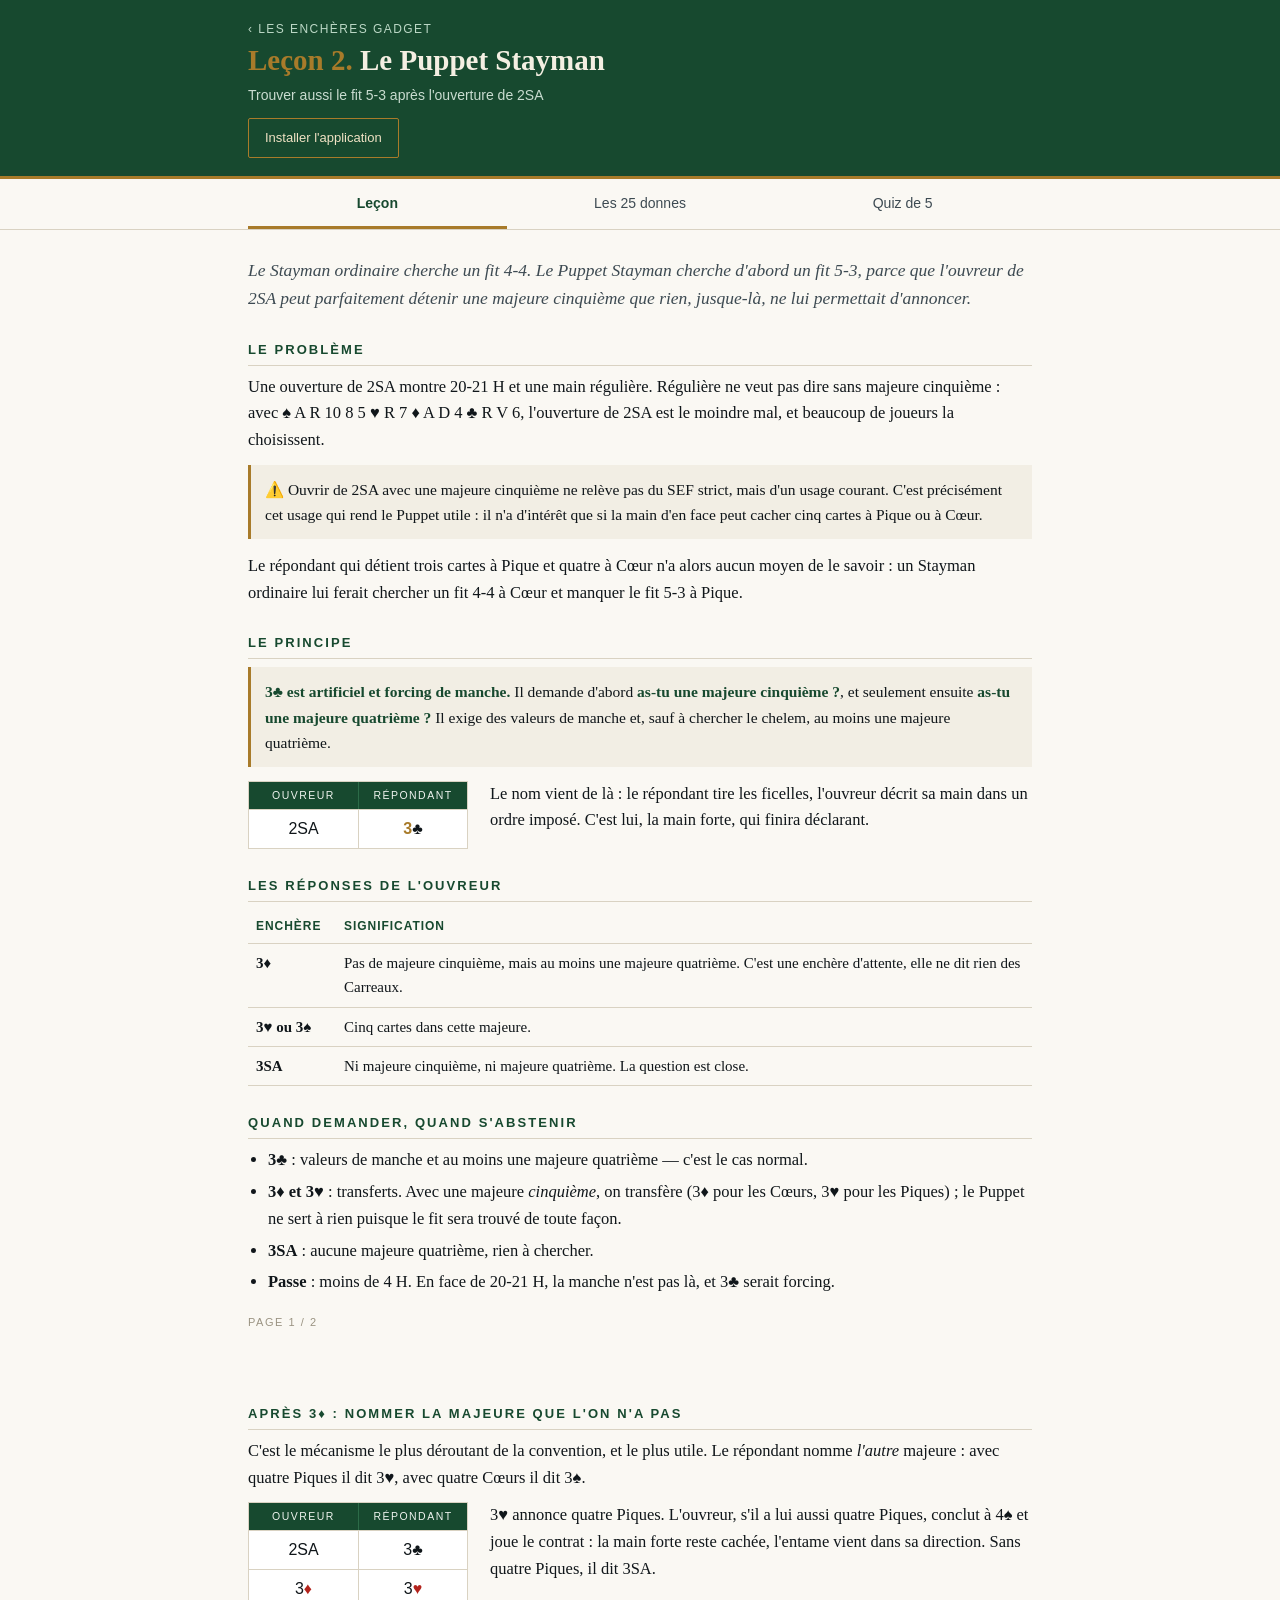
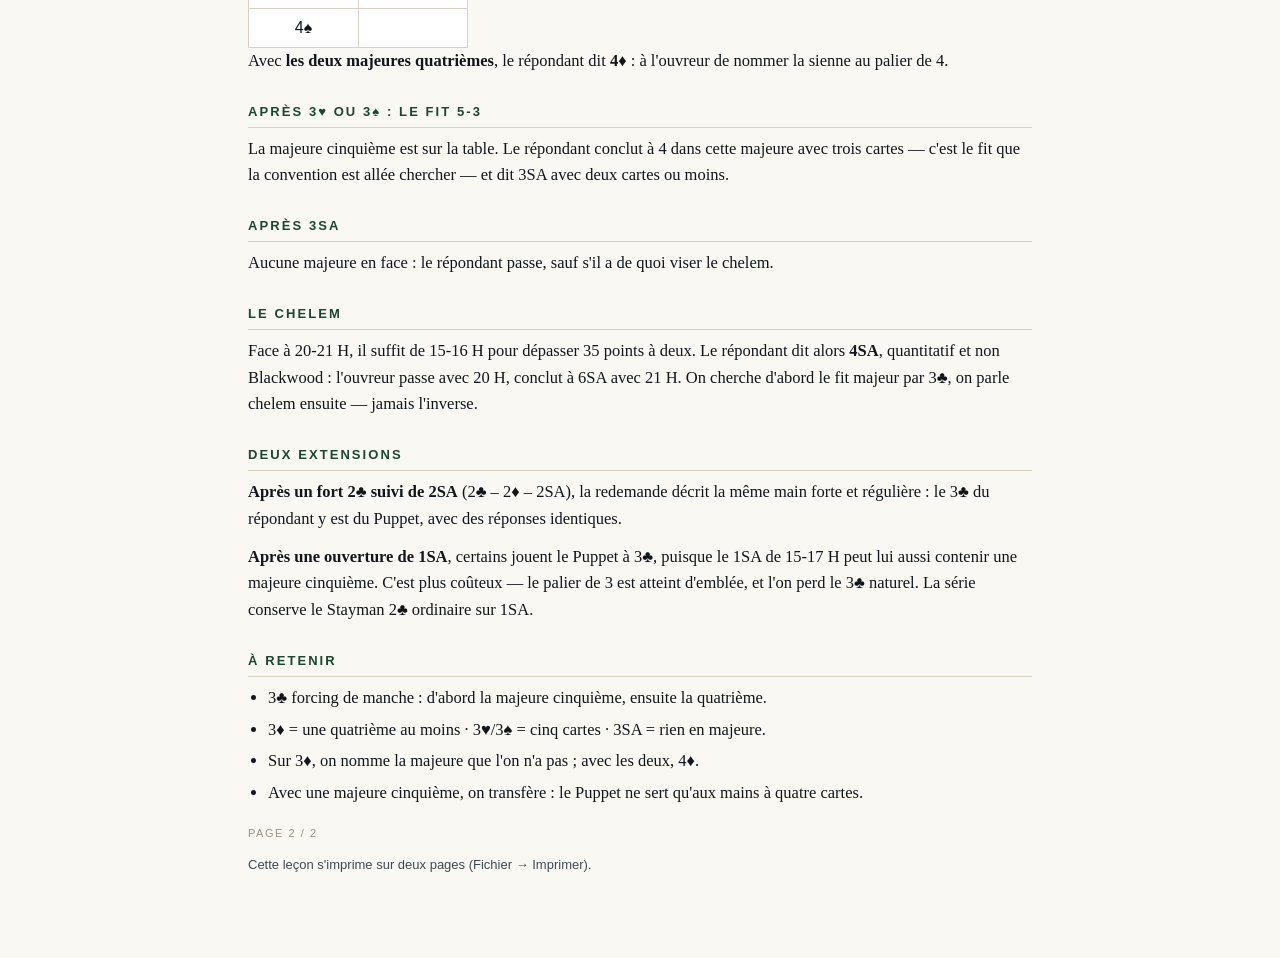
<file: lecon-02-puppet.html>
<!DOCTYPE html>
<html lang="fr">
<head>
<meta charset="utf-8">
<meta name="viewport" content="width=device-width, initial-scale=1, viewport-fit=cover">
<meta name="theme-color" content="#17492f">
<meta name="mobile-web-app-capable" content="yes">
<meta name="apple-mobile-web-app-status-bar-style" content="black-translucent">
<title>Leçon 2 — Le Puppet Stayman · Les enchères gadget</title>
<link rel="manifest" href="manifest.webmanifest">
<link rel="apple-touch-icon" href="icon-180.png">
<link rel="icon" href="icon-192.png">
<style>
:root{
  --ink:#10161a;
  --ink-soft:#3d4a52;
  --paper:#faf8f3;
  --paper-2:#f2eee4;
  --baize:#17492f;
  --baize-light:#2c6b48;
  --brass:#a87b2a;
  --rouge:#b3231c;
  --rule:#d9d2c2;
  --ok:#1d6b41;
  --ko:#a3241d;
}
*{box-sizing:border-box}
html,body{margin:0;padding:0}
body{
  background:var(--paper);
  color:var(--ink);
  font-family:-apple-system,BlinkMacSystemFont,"Segoe UI",Roboto,Helvetica,Arial,sans-serif;
  font-size:16px;line-height:1.5;
  -webkit-text-size-adjust:100%;
}
.wrap{max-width:820px;margin:0 auto;padding:0 18px 64px}

/* ---------- en-tête ---------- */
header.top{
  background:var(--baize);
  color:#f4efe2;
  border-bottom:3px solid var(--brass);
}
header.top .wrap{padding-top:20px;padding-bottom:18px}
.serie{
  font-size:12px;letter-spacing:.22em;text-transform:uppercase;
  color:#bcd8c6;margin:0 0 6px;
}
header.top h1{
  font-family:Georgia,"Palatino Linotype",Palatino,serif;
  font-weight:600;font-size:29px;line-height:1.15;margin:0;
}
header.top h1 .num{color:var(--brass)}
.soustitre{margin:8px 0 0;font-size:14px;color:#c9dcd0}
.installer{
  appearance:none;margin-top:12px;background:none;border:1px solid var(--brass);
  color:#f0e2c4;font:inherit;font-size:13px;padding:9px 16px;border-radius:2px;cursor:pointer;
}
.installer:hover{background:var(--brass);color:#12241a}

/* ---------- onglets ---------- */
nav.tabs{position:sticky;top:0;z-index:20;background:var(--paper);border-bottom:1px solid var(--rule)}
nav.tabs .wrap{display:flex;gap:4px;padding-top:0;padding-bottom:0}
nav.tabs label{
  flex:1;cursor:pointer;user-select:none;text-align:center;
  font-size:14px;color:var(--ink-soft);
  padding:14px 6px 12px;border-bottom:3px solid transparent;
}
.onglet-radio{position:absolute;width:1px;height:1px;opacity:0;pointer-events:none}
#r-lecon:checked ~ nav.tabs label[for="r-lecon"],
#r-donnes:checked ~ nav.tabs label[for="r-donnes"],
#r-quiz:checked ~ nav.tabs label[for="r-quiz"]{
  color:var(--baize);font-weight:600;border-bottom-color:var(--brass);
}
#r-lecon:focus-visible ~ nav.tabs label[for="r-lecon"],
#r-donnes:focus-visible ~ nav.tabs label[for="r-donnes"],
#r-quiz:focus-visible ~ nav.tabs label[for="r-quiz"]{outline:2px solid var(--brass);outline-offset:-2px}

section.panel{display:none}
#r-lecon:checked ~ #panel-lecon,
#r-donnes:checked ~ #panel-donnes,
#r-quiz:checked ~ #panel-quiz{display:block}

/* réponses des donnes : <details>, sans JavaScript */
details.reveler-bloc{margin-top:2px}
details.reveler-bloc > summary{
  list-style:none;cursor:pointer;display:block;text-align:center;
  border:1px solid var(--baize);color:var(--baize);
  font-size:13.5px;padding:10px 14px;border-radius:2px;
}
details.reveler-bloc > summary::-webkit-details-marker{display:none}
details.reveler-bloc[open] > summary{display:none}

/* ---------- leçon ---------- */
.lecon{font-family:Georgia,"Palatino Linotype",Palatino,serif;font-size:16.5px;line-height:1.62}
.lecon .page{padding:26px 0 8px}
.lecon h2{
  font-size:13px;letter-spacing:.16em;text-transform:uppercase;
  font-family:-apple-system,BlinkMacSystemFont,"Segoe UI",Roboto,sans-serif;
  color:var(--baize);margin:26px 0 8px;padding-bottom:5px;border-bottom:1px solid var(--rule);
}
.lecon h2:first-child{margin-top:0}
.lecon p{margin:0 0 11px}
.lecon ul{margin:0 0 11px;padding-left:20px}
.lecon li{margin-bottom:5px}
.lecon .chapo{font-size:17.5px;color:var(--ink-soft);font-style:italic;margin-bottom:16px}
.encadre{
  background:var(--paper-2);border-left:3px solid var(--brass);
  padding:12px 14px;margin:0 0 14px;font-size:15.5px;
}
.encadre strong{color:var(--baize)}
table.reponses{border-collapse:collapse;width:100%;margin:0 0 14px;font-size:15px}
table.reponses th,table.reponses td{border-bottom:1px solid var(--rule);padding:7px 8px;text-align:left;vertical-align:top}
table.reponses th{
  font-family:-apple-system,BlinkMacSystemFont,"Segoe UI",Roboto,sans-serif;
  font-size:12px;letter-spacing:.08em;text-transform:uppercase;color:var(--baize);
}
table.reponses td:first-child{white-space:nowrap;font-weight:600;width:88px}
.pied-page{
  font-family:-apple-system,BlinkMacSystemFont,sans-serif;font-size:11px;
  letter-spacing:.14em;text-transform:uppercase;color:#9a9382;
}

/* ---------- diagramme d'enchères (élément signature) ---------- */
.encheres{
  display:inline-block;border:1px solid var(--rule);background:#fff;
  font-family:-apple-system,BlinkMacSystemFont,"Segoe UI",Roboto,sans-serif;
  min-width:220px;
}
.encheres .entete{display:grid;grid-template-columns:1fr 1fr;background:var(--baize);color:#eef3ee}
.encheres .entete span{
  padding:5px 10px;font-size:10.5px;letter-spacing:.14em;text-transform:uppercase;text-align:center;
}
.encheres .entete span+span{border-left:1px solid var(--baize-light)}
.encheres .ligne{display:grid;grid-template-columns:1fr 1fr}
.encheres .ligne span{
  padding:6px 10px;text-align:center;font-size:16px;border-top:1px solid var(--rule);
}
.encheres .ligne span+span{border-left:1px solid var(--rule)}
.encheres .attente{color:var(--brass);font-weight:700}
.r{color:var(--rouge)}
.n{color:var(--ink)}

/* ---------- main ---------- */
.main{
  font-family:"SF Mono",Menlo,Consolas,monospace;font-size:16px;line-height:1.85;
  background:#fff;border:1px solid var(--rule);padding:10px 14px;display:inline-block;min-width:190px;
}
.main div{white-space:nowrap}
.main .sym{display:inline-block;width:1.2em}

/* ---------- donnes ---------- */
.donne{
  background:#fff;border:1px solid var(--rule);border-radius:2px;
  padding:16px;margin:0 0 14px;
}
.donne .num{
  font-size:11px;letter-spacing:.16em;text-transform:uppercase;color:var(--brass);
  font-weight:700;margin-bottom:10px;
}
.donne .num .role{color:var(--ink-soft);font-weight:400;letter-spacing:.06em}
.duo{display:flex;gap:22px;flex-wrap:wrap;align-items:flex-start}
.question{margin:12px 0 10px;font-size:15px;color:var(--ink-soft)}
.reponse-bloc{border-top:1px solid var(--rule);padding-top:11px;margin-top:11px}
.verdict{font-weight:700;font-size:17px;margin-bottom:6px}
.verdict.bon{color:var(--ok)}
.verdict.mauvais{color:var(--ko)}
.commentaire{font-size:14.5px;color:var(--ink-soft);line-height:1.55}
.commentaire em{color:var(--baize);font-style:normal;font-weight:600}
.alt{
  margin-top:8px;font-size:13.5px;color:var(--brass);
  border-left:2px solid var(--brass);padding-left:9px;
}
button.reveler{
  appearance:none;border:1px solid var(--baize);background:none;color:var(--baize);
  font:inherit;font-size:13.5px;padding:7px 14px;border-radius:2px;cursor:pointer;
}
button.reveler:hover{background:var(--baize);color:#fff}

/* ---------- boutons de réponse ---------- */
.choix{display:flex;flex-wrap:wrap;gap:8px;margin-top:12px}
.choix button{
  appearance:none;border:1px solid var(--rule);background:#fff;color:var(--ink);
  font:inherit;font-size:17px;min-width:74px;padding:10px 14px;border-radius:2px;cursor:pointer;
}
.choix button:hover:not(:disabled){border-color:var(--baize);background:var(--paper-2)}
.choix button:disabled{cursor:default;opacity:.55}
.choix button.juste{background:#e7f1ea;border-color:var(--ok);color:var(--ok);opacity:1;font-weight:700}
.choix button.faux{background:#f7e7e6;border-color:var(--ko);color:var(--ko);opacity:1;font-weight:700}

/* ---------- quiz ---------- */
.barre{
  display:flex;align-items:center;gap:12px;margin:22px 0 18px;
  font-size:13px;color:var(--ink-soft);
}
.jauge{flex:1;height:5px;background:var(--paper-2);border-radius:3px;overflow:hidden}
.jauge i{display:block;height:100%;background:var(--brass);width:0;transition:width .3s}
.bilan{background:#fff;border:1px solid var(--rule);padding:22px;text-align:center}
.bilan .score{
  font-family:Georgia,serif;font-size:44px;color:var(--baize);line-height:1;margin-bottom:6px;
}
.bilan .score small{font-size:20px;color:var(--ink-soft)}
.bilan p{color:var(--ink-soft);font-size:14.5px;margin:6px 0 16px}
button.primaire{
  appearance:none;border:0;background:var(--baize);color:#fff;font:inherit;font-size:15px;
  padding:12px 26px;border-radius:2px;cursor:pointer;
}
button.primaire:hover{background:var(--baize-light)}
.stats{margin-top:22px;font-size:13px;color:var(--ink-soft);text-align:center}
.intro-quiz{margin:22px 0;font-size:15px;color:var(--ink-soft)}
.alerte{background:#f7e7e6;border-left:3px solid var(--ko);padding:10px 12px;margin:18px 0;font-size:13px}

/* ---------- historique des notes ---------- */
.historique{margin-top:26px;border-top:1px solid var(--rule);padding-top:16px}
.historique h3{
  font-size:11.5px;letter-spacing:.16em;text-transform:uppercase;color:var(--baize);
  margin:0 0 4px;font-weight:600;
}
.historique .resume{font-size:13px;color:var(--ink-soft);margin:0 0 14px}
.courbe{
  display:flex;align-items:flex-end;gap:6px;height:118px;
  overflow-x:auto;padding-bottom:4px;-webkit-overflow-scrolling:touch;
}
.courbe .col{
  flex:0 0 34px;display:flex;flex-direction:column;align-items:center;gap:4px;height:100%;
  justify-content:flex-end;
}
.courbe .val{font-size:11px;color:var(--ink-soft);font-variant-numeric:tabular-nums}
.courbe .bar{
  width:100%;background:var(--brass);border-radius:2px 2px 0 0;min-height:3px;
  transition:height .35s ease;
}
.courbe .bar.haut{background:var(--ok)}
.courbe .bar.bas{background:var(--ko)}
.courbe .rang{font-size:10px;color:#9a9382;font-variant-numeric:tabular-nums}
.courbe .col.derniere .val{color:var(--baize);font-weight:700}
.effacer{
  appearance:none;background:none;border:0;font:inherit;font-size:12px;
  color:var(--ink-soft);text-decoration:underline;cursor:pointer;padding:8px 0 0;
}

@media (max-width:560px){
  header.top h1{font-size:22px}
  header.top .wrap{padding-top:16px;padding-bottom:14px}
  .soustitre{font-size:13px}
  .wrap{padding-left:14px;padding-right:14px;padding-bottom:48px}
  .lecon{font-size:16px;line-height:1.58}
  nav.tabs button{font-size:13px;padding:14px 4px 12px}
  /* diagramme et main côte à côte, chacun sur une moitié d'écran */
  .duo{gap:10px}
  .encheres{flex:1 1 0;min-width:0}
  .encheres .entete span{padding:4px 4px;font-size:9.5px;letter-spacing:.08em}
  .encheres .ligne span{padding:6px 4px;font-size:15px}
  .main{flex:1 1 0;min-width:0;font-size:15px;padding:8px 10px;line-height:1.75}
  .donne{padding:14px 13px}
  table.reponses{font-size:14px}
  table.reponses th,table.reponses td{padding:6px 5px}
  table.reponses td:first-child{width:74px}
  /* boutons de réponse : deux par ligne, cible tactile confortable */
  .choix{gap:7px}
  .choix button{flex:1 1 calc(50% - 4px);min-width:0;padding:14px 8px;font-size:18px}
  button.primaire{width:100%;padding:14px 20px}
  button.reveler{width:100%;padding:12px 14px}
  .bilan{padding:18px 14px}
  .bilan .score{font-size:38px}
  .courbe .col{flex:0 0 30px}
}
@media (max-width:360px){
  .encheres .ligne span{font-size:14px}
  .main{font-size:14px}
}
@media (hover:none){
  .choix button:hover:not(:disabled){background:#fff;border-color:var(--rule)}
  button.reveler:hover{background:none;color:var(--baize)}
}
html{-webkit-tap-highlight-color:rgba(23,73,47,.12)}

/* ---------- impression : la leçon sur deux pages ---------- */
@media print{
  nav.tabs,header.top,.no-print{display:none !important}
  body{background:#fff;font-size:10.5pt}
  .wrap{max-width:none;padding:0}
  section.panel{display:none !important}
  section#panel-lecon{display:block !important}
  .lecon{font-size:10.5pt;line-height:1.42}
  .lecon h2{margin:12pt 0 5pt;font-size:9pt}
  .lecon .page{padding:0}
  .lecon .page + .page{break-before:page;page-break-before:always}
  .encadre,.donne,.encheres,table.reponses{break-inside:avoid;page-break-inside:avoid}
  .titre-impression{display:block !important}
}
.titre-impression{display:none;font-family:Georgia,serif;font-size:16pt;margin:0 0 4pt}
.sous-impression{display:none}
@media print{.sous-impression{display:block;font-size:9pt;color:#555;margin:0 0 10pt}}

/* ---------- page d'accueil ---------- */
body.accueil header.top h1 .num{color:var(--brass)}
.retour{color:#bcd8c6;text-decoration:none;letter-spacing:.12em}
.retour:hover{color:#fff}
.sommaire{margin:28px 0 0}
.sommaire h2{
  font-size:12px;letter-spacing:.16em;text-transform:uppercase;color:var(--baize);
  margin:0 0 12px;padding-bottom:6px;border-bottom:1px solid var(--rule);
}
.carte-lecon{
  display:block;background:#fff;border:1px solid var(--rule);border-left:3px solid var(--brass);
  padding:15px 16px;margin:0 0 12px;text-decoration:none;color:var(--ink);
}
.carte-lecon:hover{border-left-color:var(--baize);background:#fffef9}
.carte-lecon .numero{
  display:block;font-size:11px;letter-spacing:.16em;text-transform:uppercase;
  color:var(--brass);font-weight:700;margin-bottom:5px;
}
.carte-lecon .titre-lecon{
  display:block;font-family:Georgia,"Palatino Linotype",serif;font-size:20px;
  color:var(--baize);margin-bottom:5px;line-height:1.2;
}
.carte-lecon .resume-lecon{display:block;font-size:14px;color:var(--ink-soft);line-height:1.5}
.carte-lecon .note-lecon{
  display:block;margin-top:9px;font-size:12.5px;color:var(--brass);
  border-top:1px solid var(--paper-2);padding-top:8px;
}
.carte-lecon.future{
  border-left-color:var(--rule);background:var(--paper-2);opacity:.75;cursor:default;
}
.carte-lecon.future .numero{color:#9a9382}
.carte-lecon.future .titre-lecon{font-size:17px;color:var(--ink-soft)}
.mention{font-size:12.5px;color:#9a9382;margin:26px 0 0;line-height:1.5}

/* ---------- aide à l'installation ---------- */
.aide-install{
  margin-top:10px;background:rgba(0,0,0,.18);border-left:3px solid var(--brass);
  padding:10px 12px;font-size:13px;line-height:1.55;color:#e6efe8;
}
.aide-install strong{color:var(--brass)}

/* ---------- diagramme à trois colonnes (enchères adverses) ---------- */
.encheres.trois{min-width:250px}
.encheres.trois .entete,.encheres.trois .ligne{grid-template-columns:1fr 1fr 1fr}
.encheres.trois .entete span{padding:5px 6px;font-size:9.5px}
.encheres.trois .ligne span{padding:6px 6px;font-size:15px}
.encheres .adv{color:var(--ink-soft);font-style:italic}
@media (max-width:560px){
  .encheres.trois .entete span{font-size:8.5px;letter-spacing:.04em;padding:4px 2px}
  .encheres.trois .ligne span{font-size:14px;padding:6px 2px}
}

</style>
</head>
<body>

<input type="radio" name="onglet" id="r-lecon" class="onglet-radio" checked>
<input type="radio" name="onglet" id="r-donnes" class="onglet-radio">
<input type="radio" name="onglet" id="r-quiz" class="onglet-radio">

<header class="top">
  <div class="wrap">
    <p class="serie"><a class="retour" href="index.html">‹ Les enchères gadget</a></p>
    <h1><span class="num">Leçon 2.</span> Le Puppet Stayman</h1>
    <p class="soustitre">Trouver aussi le fit 5-3 après l'ouverture de 2SA</p>
    <button id="installer" class="installer" onclick="installer()">Installer l'application</button>
    <div id="aide-install" class="aide-install" hidden>
      <strong>Android</strong> — menu ⋮ de Chrome, puis « Ajouter à l'écran d'accueil ».<br>
      <strong>iPhone</strong> — bouton Partager de Safari, puis « Sur l'écran d'accueil ».
    </div>
  </div>
</header>

<nav class="tabs">
  <div class="wrap">
    <label for="r-lecon">Leçon</label>
    <label for="r-donnes">Les 25 donnes</label>
    <label for="r-quiz">Quiz de 5</label>
  </div>
</nav>

<section class="panel" id="panel-lecon">
<div class="wrap lecon">
<div class="page">
      <p class="titre-impression">Les enchères gadget — Leçon 2 : le Puppet Stayman</p>
      <p class="sous-impression">Page 1 / 2 — le principe et les réponses de l'ouvreur</p>

      <p class="chapo">Le Stayman ordinaire cherche un fit 4-4. Le Puppet Stayman cherche d'abord un fit 5-3, parce que l'ouvreur de 2SA peut parfaitement détenir une majeure cinquième que rien, jusque-là, ne lui permettait d'annoncer.</p>

      <h2>Le problème</h2>
      <p>Une ouverture de 2SA montre 20-21 H et une main régulière. Régulière ne veut pas dire sans majeure cinquième : avec ♠ A R 10 8 5 ♥ R 7 ♦ A D 4 ♣ R V 6, l'ouverture de 2SA est le moindre mal, et beaucoup de joueurs la choisissent.</p>
      <div class="encadre">
        ⚠️ Ouvrir de 2SA avec une majeure cinquième ne relève pas du SEF strict, mais d'un usage courant. C'est précisément cet usage qui rend le Puppet utile : il n'a d'intérêt que si la main d'en face peut cacher cinq cartes à Pique ou à Cœur.
      </div>
      <p>Le répondant qui détient trois cartes à Pique et quatre à Cœur n'a alors aucun moyen de le savoir : un Stayman ordinaire lui ferait chercher un fit 4-4 à Cœur et manquer le fit 5-3 à Pique.</p>

      <h2>Le principe</h2>
      <div class="encadre">
        <strong>3♣ est artificiel et forcing de manche.</strong> Il demande d'abord <strong>as-tu une majeure cinquième ?</strong>, et seulement ensuite <strong>as-tu une majeure quatrième ?</strong> Il exige des valeurs de manche et, sauf à chercher le chelem, au moins une majeure quatrième.
      </div>
      <div class="duo">
        <div class="encheres" aria-label="Séquence 2 Sans-Atout, 3 Trèfle">
          <div class="entete"><span>Ouvreur</span><span>Répondant</span></div>
          <div class="ligne"><span>2SA</span><span class="attente">3<b class="n">♣</b></span></div>
        </div>
        <div style="flex:1;min-width:200px">
          <p style="margin-top:0">Le nom vient de là : le répondant tire les ficelles, l'ouvreur décrit sa main dans un ordre imposé. C'est lui, la main forte, qui finira déclarant.</p>
        </div>
      </div>

      <h2>Les réponses de l'ouvreur</h2>
      <table class="reponses">
        <tr><th>Enchère</th><th>Signification</th></tr>
        <tr><td>3♦</td><td>Pas de majeure cinquième, mais au moins une majeure quatrième. C'est une enchère d'attente, elle ne dit rien des Carreaux.</td></tr>
        <tr><td>3♥ ou 3♠</td><td>Cinq cartes dans cette majeure.</td></tr>
        <tr><td>3SA</td><td>Ni majeure cinquième, ni majeure quatrième. La question est close.</td></tr>
      </table>

      <h2>Quand demander, quand s'abstenir</h2>
      <ul>
        <li><strong>3♣</strong> : valeurs de manche et au moins une majeure quatrième — c'est le cas normal.</li>
        <li><strong>3♦ et 3♥</strong> : transferts. Avec une majeure <em>cinquième</em>, on transfère (3♦ pour les Cœurs, 3♥ pour les Piques) ; le Puppet ne sert à rien puisque le fit sera trouvé de toute façon.</li>
        <li><strong>3SA</strong> : aucune majeure quatrième, rien à chercher.</li>
        <li><strong>Passe</strong> : moins de 4 H. En face de 20-21 H, la manche n'est pas là, et 3♣ serait forcing.</li>
      </ul>
      <p class="pied-page" style="color:#9a9382;margin-top:18px">Page 1 / 2</p>
    </div>

    <div class="page">
      <p class="sous-impression">Page 2 / 2 — les suites, le chelem, les extensions</p>

      <h2>Après 3♦ : nommer la majeure que l'on n'a pas</h2>
      <p>C'est le mécanisme le plus déroutant de la convention, et le plus utile. Le répondant nomme <em>l'autre</em> majeure : avec quatre Piques il dit 3♥, avec quatre Cœurs il dit 3♠.</p>
      <div class="duo">
        <div class="encheres" aria-label="Séquence 2 Sans-Atout, 3 Trèfle, 3 Carreau, 3 Coeur, 4 Pique">
          <div class="entete"><span>Ouvreur</span><span>Répondant</span></div>
          <div class="ligne"><span>2SA</span><span>3<b class="n">♣</b></span></div>
          <div class="ligne"><span>3<b class="r">♦</b></span><span>3<b class="r">♥</b></span></div>
          <div class="ligne"><span>4<b class="n">♠</b></span><span></span></div>
        </div>
        <div style="flex:1;min-width:200px">
          <p style="margin-top:0">3♥ annonce quatre Piques. L'ouvreur, s'il a lui aussi quatre Piques, conclut à 4♠ et joue le contrat : la main forte reste cachée, l'entame vient dans sa direction. Sans quatre Piques, il dit 3SA.</p>
        </div>
      </div>
      <p>Avec <strong>les deux majeures quatrièmes</strong>, le répondant dit <strong>4♦</strong> : à l'ouvreur de nommer la sienne au palier de 4.</p>

      <h2>Après 3♥ ou 3♠ : le fit 5-3</h2>
      <p>La majeure cinquième est sur la table. Le répondant conclut à 4 dans cette majeure avec trois cartes — c'est le fit que la convention est allée chercher — et dit 3SA avec deux cartes ou moins.</p>

      <h2>Après 3SA</h2>
      <p>Aucune majeure en face : le répondant passe, sauf s'il a de quoi viser le chelem.</p>

      <h2>Le chelem</h2>
      <p>Face à 20-21 H, il suffit de 15-16 H pour dépasser 35 points à deux. Le répondant dit alors <strong>4SA</strong>, quantitatif et non Blackwood : l'ouvreur passe avec 20 H, conclut à 6SA avec 21 H. On cherche d'abord le fit majeur par 3♣, on parle chelem ensuite — jamais l'inverse.</p>

      <h2>Deux extensions</h2>
      <p><strong>Après un fort 2♣ suivi de 2SA</strong> (2♣ – 2♦ – 2SA), la redemande décrit la même main forte et régulière : le 3♣ du répondant y est du Puppet, avec des réponses identiques.</p>
      <p><strong>Après une ouverture de 1SA</strong>, certains jouent le Puppet à 3♣, puisque le 1SA de 15-17 H peut lui aussi contenir une majeure cinquième. C'est plus coûteux — le palier de 3 est atteint d'emblée, et l'on perd le 3♣ naturel. La série conserve le Stayman 2♣ ordinaire sur 1SA.</p>

      <h2>À retenir</h2>
      <ul>
        <li>3♣ forcing de manche : d'abord la majeure cinquième, ensuite la quatrième.</li>
        <li>3♦ = une quatrième au moins · 3♥/3♠ = cinq cartes · 3SA = rien en majeure.</li>
        <li>Sur 3♦, on nomme la majeure que l'on n'a pas ; avec les deux, 4♦.</li>
        <li>Avec une majeure cinquième, on transfère : le Puppet ne sert qu'aux mains à quatre cartes.</li>
      </ul>
      <p class="pied-page" style="color:#9a9382;margin-top:18px">Page 2 / 2</p>
      <p class="no-print" style="font-family:-apple-system,sans-serif;font-size:13px;color:var(--ink-soft)">
        Cette leçon s'imprime sur deux pages (Fichier → Imprimer).
      </p>
    </div>
</div>
</section>

<section class="panel" id="panel-donnes">
<div class="wrap">
  <p class="intro-quiz">Les 25 donnes de la leçon. Réfléchissez, puis dépliez la réponse.</p>
  <div id="liste-donnes">
      <article class="donne">
        <div class="num">Donne 01 <span class="role">· vous êtes le répondant · 9 H</span></div>
        <div class="duo"><div class="encheres"><div class="entete"><span>Ouvreur</span><span>Répondant</span></div><div class="ligne"><span>2SA</span><span class="attente">?</span></div></div><div class="main"><div><span class="sym n">♠</span>R 9 7 4</div><div><span class="sym r">♥</span>8 5 3</div><div><span class="sym r">♦</span>A 6 2</div><div><span class="sym n">♣</span>D 7 5</div></div></div>
        <p class="question">Quatre Piques, 9 H, en face de 20-21 H. Que dites-vous ?</p>
        <details class="reveler-bloc"><summary>Afficher la réponse</summary>
          <div class="reponse-bloc"><div class="verdict bon">3<b class="n">♣</b></div>
          <div class="commentaire">Valeurs de manche et une majeure quatrième : <em>3<b class="n">♣</b></em>. La question est double — cinq Piques ou cinq Cœurs d'abord, quatre Piques ensuite. 3SA immédiat renoncerait aux deux.</div>
          </div>
        </details>
      </article>
      <article class="donne">
        <div class="num">Donne 02 <span class="role">· vous êtes le répondant · 6 H</span></div>
        <div class="duo"><div class="encheres"><div class="entete"><span>Ouvreur</span><span>Répondant</span></div><div class="ligne"><span>2SA</span><span class="attente">?</span></div></div><div class="main"><div><span class="sym n">♠</span>D 8 6 5</div><div><span class="sym r">♥</span>R V 9 2</div><div><span class="sym r">♦</span>7 4</div><div><span class="sym n">♣</span>10 8 3</div></div></div>
        <p class="question">Les deux majeures quatrièmes, 6 H. Que dites-vous ?</p>
        <details class="reveler-bloc"><summary>Afficher la réponse</summary>
          <div class="reponse-bloc"><div class="verdict bon">3<b class="n">♣</b></div>
          <div class="commentaire"><em>3<b class="n">♣</b></em>. Six points suffisent en face de 20-21 H, et avec 4-4 en majeures les chances de fit sont excellentes. Vous direz 4<b class="r">♦</b> sur 3<b class="r">♦</b> pour lui faire choisir sa majeure.</div>
          </div>
        </details>
      </article>
      <article class="donne">
        <div class="num">Donne 03 <span class="role">· vous êtes le répondant · 8 H</span></div>
        <div class="duo"><div class="encheres"><div class="entete"><span>Ouvreur</span><span>Répondant</span></div><div class="ligne"><span>2SA</span><span class="attente">?</span></div></div><div class="main"><div><span class="sym n">♠</span>A V 9 7 3</div><div><span class="sym r">♥</span>8 4</div><div><span class="sym r">♦</span>R 10 6</div><div><span class="sym n">♣</span>9 5 2</div></div></div>
        <p class="question">Cinq Piques, 8 H. Que dites-vous ?</p>
        <details class="reveler-bloc"><summary>Afficher la réponse</summary>
          <div class="reponse-bloc"><div class="verdict bon">3<b class="r">♥</b></div>
          <div class="commentaire"><em>3<b class="r">♥</b></em>, transfert Pique. Avec une majeure cinquième le Puppet est inutile : deux cartes en face suffisent à faire un fit, et le transfert laisse l'ouvreur déclarant.</div>
          </div>
        </details>
      </article>
      <article class="donne">
        <div class="num">Donne 04 <span class="role">· vous êtes le répondant · 7 H</span></div>
        <div class="duo"><div class="encheres"><div class="entete"><span>Ouvreur</span><span>Répondant</span></div><div class="ligne"><span>2SA</span><span class="attente">?</span></div></div><div class="main"><div><span class="sym n">♠</span>D 8 3</div><div><span class="sym r">♥</span>9 6 4</div><div><span class="sym r">♦</span>A V 10 7 5</div><div><span class="sym n">♣</span>6 2</div></div></div>
        <p class="question">Aucune majeure quatrième, 7 H. Que dites-vous ?</p>
        <details class="reveler-bloc"><summary>Afficher la réponse</summary>
          <div class="reponse-bloc"><div class="verdict bon">3SA</div>
          <div class="commentaire"><em>3SA</em>. Sans majeure quatrième, il n'y a rien à demander, et les cinq Carreaux ne valent pas la peine de dépasser 3SA face à une main régulière.</div>
          </div>
        </details>
      </article>
      <article class="donne">
        <div class="num">Donne 05 <span class="role">· vous êtes l'ouvreur · 20 H</span></div>
        <div class="duo"><div class="encheres"><div class="entete"><span>Ouvreur</span><span>Répondant</span></div><div class="ligne"><span>2SA</span><span>3<b class="n">♣</b></span></div><div class="ligne"><span class="attente">?</span><span></span></div></div><div class="main"><div><span class="sym n">♠</span>A D 8 5</div><div><span class="sym r">♥</span>R V 3</div><div><span class="sym r">♦</span>A R 9</div><div><span class="sym n">♣</span>D V 4</div></div></div>
        <p class="question">Votre partenaire demande. Que répondez-vous ?</p>
        <details class="reveler-bloc"><summary>Afficher la réponse</summary>
          <div class="reponse-bloc"><div class="verdict bon">3<b class="r">♦</b></div>
          <div class="commentaire"><em>3<b class="r">♦</b></em> : pas de majeure cinquième, mais une quatrième. L'enchère n'a rien à voir avec les Carreaux, elle rend la parole au répondant, qui nommera la majeure qu'il n'a pas.</div>
          </div>
        </details>
      </article>
      <article class="donne">
        <div class="num">Donne 06 <span class="role">· vous êtes l'ouvreur · 20 H</span></div>
        <div class="duo"><div class="encheres"><div class="entete"><span>Ouvreur</span><span>Répondant</span></div><div class="ligne"><span>2SA</span><span>3<b class="n">♣</b></span></div><div class="ligne"><span class="attente">?</span><span></span></div></div><div class="main"><div><span class="sym n">♠</span>R 8</div><div><span class="sym r">♥</span>A D 10 7 3</div><div><span class="sym r">♦</span>A R 6</div><div><span class="sym n">♣</span>A 9 4</div></div></div>
        <p class="question">Que répondez-vous à la demande ?</p>
        <details class="reveler-bloc"><summary>Afficher la réponse</summary>
          <div class="reponse-bloc"><div class="verdict bon">3<b class="r">♥</b></div>
          <div class="commentaire"><em>3<b class="r">♥</b></em> : cinq Cœurs. C'est exactement ce que la convention est allée chercher — avec trois Cœurs en face, la manche à Cœur vaudra mieux que 3SA.</div>
          </div>
        </details>
      </article>
      <article class="donne">
        <div class="num">Donne 07 <span class="role">· vous êtes l'ouvreur · 20 H</span></div>
        <div class="duo"><div class="encheres"><div class="entete"><span>Ouvreur</span><span>Répondant</span></div><div class="ligne"><span>2SA</span><span>3<b class="n">♣</b></span></div><div class="ligne"><span class="attente">?</span><span></span></div></div><div class="main"><div><span class="sym n">♠</span>A D 9</div><div><span class="sym r">♥</span>R V 6</div><div><span class="sym r">♦</span>A D V 4</div><div><span class="sym n">♣</span>R 10 3</div></div></div>
        <p class="question">Que répondez-vous à la demande ?</p>
        <details class="reveler-bloc"><summary>Afficher la réponse</summary>
          <div class="reponse-bloc"><div class="verdict bon">3SA</div>
          <div class="commentaire">Ni cinq ni quatre cartes en majeure : <em>3SA</em>, et la question est close. Le répondant passera, sauf s'il a de quoi viser le chelem.</div>
          </div>
        </details>
      </article>
      <article class="donne">
        <div class="num">Donne 08 <span class="role">· vous êtes l'ouvreur · 20 H</span></div>
        <div class="duo"><div class="encheres"><div class="entete"><span>Ouvreur</span><span>Répondant</span></div><div class="ligne"><span>2SA</span><span>3<b class="n">♣</b></span></div><div class="ligne"><span class="attente">?</span><span></span></div></div><div class="main"><div><span class="sym n">♠</span>A R 10 8 5</div><div><span class="sym r">♥</span>R 7</div><div><span class="sym r">♦</span>A D 4</div><div><span class="sym n">♣</span>R V 6</div></div></div>
        <p class="question">Que répondez-vous à la demande ?</p>
        <details class="reveler-bloc"><summary>Afficher la réponse</summary>
          <div class="reponse-bloc"><div class="verdict bon">3<b class="n">♠</b></div>
          <div class="commentaire"><em>3<b class="n">♠</b></em> : cinq Piques. Cette main est la raison d'être du Puppet — sans lui, le fit 5-3 à Pique resterait introuvable après une ouverture de 2SA.</div>
          </div>
        </details>
      </article>
      <article class="donne">
        <div class="num">Donne 09 <span class="role">· vous êtes le répondant · 9 H</span></div>
        <div class="duo"><div class="encheres"><div class="entete"><span>Ouvreur</span><span>Répondant</span></div><div class="ligne"><span>2SA</span><span>3<b class="n">♣</b></span></div><div class="ligne"><span>3<b class="r">♦</b></span><span class="attente">?</span></div></div><div class="main"><div><span class="sym n">♠</span>R 9 7 4</div><div><span class="sym r">♥</span>8 5 3</div><div><span class="sym r">♦</span>A 6 2</div><div><span class="sym n">♣</span>D 7 5</div></div></div>
        <p class="question">L'ouvreur a une majeure quatrième. Que dites-vous ?</p>
        <details class="reveler-bloc"><summary>Afficher la réponse</summary>
          <div class="reponse-bloc"><div class="verdict bon">3<b class="r">♥</b></div>
          <div class="commentaire"><em>3<b class="r">♥</b></em> annonce quatre <em>Piques</em> : on nomme la majeure que l'on n'a pas. Si l'ouvreur a lui aussi quatre Piques, il dira 4<b class="n">♠</b> et jouera le contrat, sa main forte cachée.</div>
          </div>
        </details>
      </article>
      <article class="donne">
        <div class="num">Donne 10 <span class="role">· vous êtes l'ouvreur · 20 H</span></div>
        <div class="duo"><div class="encheres"><div class="entete"><span>Ouvreur</span><span>Répondant</span></div><div class="ligne"><span>2SA</span><span>3<b class="n">♣</b></span></div><div class="ligne"><span>3<b class="r">♦</b></span><span>3<b class="r">♥</b></span></div><div class="ligne"><span class="attente">?</span><span></span></div></div><div class="main"><div><span class="sym n">♠</span>A D 8 5</div><div><span class="sym r">♥</span>R V 3</div><div><span class="sym r">♦</span>A R 9</div><div><span class="sym n">♣</span>D V 4</div></div></div>
        <p class="question">3♥ annonce quatre Piques. Que dites-vous ?</p>
        <details class="reveler-bloc"><summary>Afficher la réponse</summary>
          <div class="reponse-bloc"><div class="verdict bon">4<b class="n">♠</b></div>
          <div class="commentaire">Fit 4-4 trouvé et manche acquise : <em>4<b class="n">♠</b></em>. C'est vous qui jouez, l'entame vient dans votre main forte — tout le bénéfice du détour par 3<b class="r">♥</b>.</div>
          </div>
        </details>
      </article>
      <article class="donne">
        <div class="num">Donne 11 <span class="role">· vous êtes l'ouvreur · 21 H</span></div>
        <div class="duo"><div class="encheres"><div class="entete"><span>Ouvreur</span><span>Répondant</span></div><div class="ligne"><span>2SA</span><span>3<b class="n">♣</b></span></div><div class="ligne"><span>3<b class="r">♦</b></span><span>3<b class="r">♥</b></span></div><div class="ligne"><span class="attente">?</span><span></span></div></div><div class="main"><div><span class="sym n">♠</span>D 5</div><div><span class="sym r">♥</span>A D 8 3</div><div><span class="sym r">♦</span>A R V 6</div><div><span class="sym n">♣</span>R D 4</div></div></div>
        <p class="question">3♥ annonce quatre Piques. Que dites-vous ?</p>
        <details class="reveler-bloc"><summary>Afficher la réponse</summary>
          <div class="reponse-bloc"><div class="verdict bon">3SA</div>
          <div class="commentaire">Votre majeure quatrième était à Cœur, pas à Pique : pas de fit, <em>3SA</em>. Surtout pas 4<b class="r">♥</b> — le répondant vient de nier quatre Cœurs en nommant 3<b class="r">♥</b>.</div>
          </div>
        </details>
      </article>
      <article class="donne">
        <div class="num">Donne 12 <span class="role">· vous êtes le répondant · 6 H</span></div>
        <div class="duo"><div class="encheres"><div class="entete"><span>Ouvreur</span><span>Répondant</span></div><div class="ligne"><span>2SA</span><span>3<b class="n">♣</b></span></div><div class="ligne"><span>3<b class="r">♦</b></span><span class="attente">?</span></div></div><div class="main"><div><span class="sym n">♠</span>D 8 6 5</div><div><span class="sym r">♥</span>R V 9 2</div><div><span class="sym r">♦</span>7 4</div><div><span class="sym n">♣</span>10 8 3</div></div></div>
        <p class="question">Vous avez les deux majeures quatrièmes. Que dites-vous ?</p>
        <details class="reveler-bloc"><summary>Afficher la réponse</summary>
          <div class="reponse-bloc"><div class="verdict bon">4<b class="r">♦</b></div>
          <div class="commentaire"><em>4<b class="r">♦</b></em> : le mécanisme « la majeure que je n'ai pas » ne fonctionne plus quand on les a toutes les deux. 4<b class="r">♦</b> demande à l'ouvreur de nommer la sienne au palier de 4.</div>
          </div>
        </details>
      </article>
      <article class="donne">
        <div class="num">Donne 13 <span class="role">· vous êtes l'ouvreur · 20 H</span></div>
        <div class="duo"><div class="encheres"><div class="entete"><span>Ouvreur</span><span>Répondant</span></div><div class="ligne"><span>2SA</span><span>3<b class="n">♣</b></span></div><div class="ligne"><span>3<b class="r">♦</b></span><span>4<b class="r">♦</b></span></div><div class="ligne"><span class="attente">?</span><span></span></div></div><div class="main"><div><span class="sym n">♠</span>A D 8 5</div><div><span class="sym r">♥</span>R V 3</div><div><span class="sym r">♦</span>A R 9</div><div><span class="sym n">♣</span>D V 4</div></div></div>
        <p class="question">Le répondant a les deux majeures quatrièmes. Que dites-vous ?</p>
        <details class="reveler-bloc"><summary>Afficher la réponse</summary>
          <div class="reponse-bloc"><div class="verdict bon">4<b class="n">♠</b></div>
          <div class="commentaire"><em>4<b class="n">♠</b></em>, votre majeure quatrième. Le fit est garanti puisque le répondant les a toutes les deux ; 4<b class="r">♦</b> ne demandait rien d'autre que ce choix.</div>
          </div>
        </details>
      </article>
      <article class="donne">
        <div class="num">Donne 14 <span class="role">· vous êtes le répondant · 10 H</span></div>
        <div class="duo"><div class="encheres"><div class="entete"><span>Ouvreur</span><span>Répondant</span></div><div class="ligne"><span>2SA</span><span>3<b class="n">♣</b></span></div><div class="ligne"><span>3<b class="r">♥</b></span><span class="attente">?</span></div></div><div class="main"><div><span class="sym n">♠</span>D 10 6 4</div><div><span class="sym r">♥</span>R 8 4</div><div><span class="sym r">♦</span>V 9 7</div><div><span class="sym n">♣</span>A 3 2</div></div></div>
        <p class="question">L'ouvreur montre cinq Cœurs. Que dites-vous ?</p>
        <details class="reveler-bloc"><summary>Afficher la réponse</summary>
          <div class="reponse-bloc"><div class="verdict bon">4<b class="r">♥</b></div>
          <div class="commentaire"><em>4<b class="r">♥</b></em>. Le fit 5-3 est exactement ce que vous cherchiez : huit atouts et deux mains sans singleton, la manche à Cœur se joue mieux que 3SA.</div>
          </div>
        </details>
      </article>
      <article class="donne">
        <div class="num">Donne 15 <span class="role">· vous êtes le répondant · 10 H</span></div>
        <div class="duo"><div class="encheres"><div class="entete"><span>Ouvreur</span><span>Répondant</span></div><div class="ligne"><span>2SA</span><span>3<b class="n">♣</b></span></div><div class="ligne"><span>3<b class="n">♠</b></span><span class="attente">?</span></div></div><div class="main"><div><span class="sym n">♠</span>8 5</div><div><span class="sym r">♥</span>A D 9 6</div><div><span class="sym r">♦</span>R 10 7 4</div><div><span class="sym n">♣</span>V 6 3</div></div></div>
        <p class="question">L'ouvreur montre cinq Piques. Que dites-vous ?</p>
        <details class="reveler-bloc"><summary>Afficher la réponse</summary>
          <div class="reponse-bloc"><div class="verdict bon">3SA</div>
          <div class="commentaire">Deux Piques seulement, et vos quatre Cœurs ne trouveront personne — l'ouvreur aurait dit 3<b class="r">♥</b> avec cinq Cœurs, et il dira sa quatrième plus tard s'il en a une. <em>3SA</em>.</div>
          </div>
        </details>
      </article>
      <article class="donne">
        <div class="num">Donne 16 <span class="role">· vous êtes le répondant · 10 H</span></div>
        <div class="duo"><div class="encheres"><div class="entete"><span>Ouvreur</span><span>Répondant</span></div><div class="ligne"><span>2SA</span><span>3<b class="n">♣</b></span></div><div class="ligne"><span>3SA</span><span class="attente">?</span></div></div><div class="main"><div><span class="sym n">♠</span>R V 8 3</div><div><span class="sym r">♥</span>9 6</div><div><span class="sym r">♦</span>A 10 7 4</div><div><span class="sym n">♣</span>D 8 2</div></div></div>
        <p class="question">L'ouvreur n'a aucune majeure. Que dites-vous ?</p>
        <details class="reveler-bloc"><summary>Afficher la réponse</summary>
          <div class="reponse-bloc"><div class="verdict bon">Passe</div>
          <div class="commentaire"><em>Passe</em>. La convention a fait son travail : elle a montré qu'il n'y avait pas de fit majeur. 30-31 points à deux, sans fit, c'est 3SA et rien d'autre.</div>
          </div>
        </details>
      </article>
      <article class="donne">
        <div class="num">Donne 17 <span class="role">· vous êtes le répondant · 16 H</span></div>
        <div class="duo"><div class="encheres"><div class="entete"><span>Ouvreur</span><span>Répondant</span></div><div class="ligne"><span>2SA</span><span class="attente">?</span></div></div><div class="main"><div><span class="sym n">♠</span>A V 9 6</div><div><span class="sym r">♥</span>R 4</div><div><span class="sym r">♦</span>A D 8 5</div><div><span class="sym n">♣</span>D 9 3</div></div></div>
        <p class="question">16 H en face de 20-21 H. Que dites-vous ?</p>
        <details class="reveler-bloc"><summary>Afficher la réponse</summary>
          <div class="reponse-bloc"><div class="verdict bon">3<b class="n">♣</b></div>
          <div class="commentaire"><em>3<b class="n">♣</b></em> d'abord. Le chelem est probable, mais un fit 4-4 à Pique changerait tout : on cherche le fit, on parle chelem ensuite. 4SA immédiat sauterait l'étape utile.</div>
          </div>
        </details>
      </article>
      <article class="donne">
        <div class="num">Donne 18 <span class="role">· vous êtes le répondant · 3 H</span></div>
        <div class="duo"><div class="encheres"><div class="entete"><span>Ouvreur</span><span>Répondant</span></div><div class="ligne"><span>2SA</span><span class="attente">?</span></div></div><div class="main"><div><span class="sym n">♠</span>D 8 6 5</div><div><span class="sym r">♥</span>9 7 3</div><div><span class="sym r">♦</span>10 8 4</div><div><span class="sym n">♣</span>V 7 2</div></div></div>
        <p class="question">Quatre Piques, mais 3 H seulement. Que dites-vous ?</p>
        <details class="reveler-bloc"><summary>Afficher la réponse</summary>
          <div class="reponse-bloc"><div class="verdict bon">Passe</div>
          <div class="commentaire"><em>Passe</em>. 3<b class="n">♣</b> est forcing de manche : 23-24 points à deux ne la produiront pas. La majeure quatrième ne suffit pas, il faut aussi les valeurs.</div>
          </div>
        </details>
      </article>
      <article class="donne">
        <div class="num">Donne 19 <span class="role">· vous êtes le répondant · 8 H</span></div>
        <div class="duo"><div class="encheres"><div class="entete"><span>Ouvreur</span><span>Répondant</span></div><div class="ligne"><span>2SA</span><span class="attente">?</span></div></div><div class="main"><div><span class="sym n">♠</span>R 10 8 6 3</div><div><span class="sym r">♥</span>A V 9 5</div><div><span class="sym r">♦</span>7 2</div><div><span class="sym n">♣</span>8 4</div></div></div>
        <p class="question">Cinq Piques et quatre Cœurs. Que dites-vous ?</p>
        <details class="reveler-bloc"><summary>Afficher la réponse</summary>
          <div class="reponse-bloc"><div class="verdict bon">3<b class="r">♥</b></div>
          <div class="commentaire"><em>3<b class="r">♥</b></em>, transfert Pique : on décrit d'abord la couleur la plus longue. Les Cœurs se diront ensuite si le chelem se profile ; avec ces 8 H, la manche suffira.</div>
          <div class="alt">Autre lecture — 3<b class="n">♣</b> se joue aussi avec les mains 5-4, mais la suite devient ambiguë : le répondant ne peut plus nommer sa cinquième au palier de 3 sans écraser le mécanisme de la majeure que l'on n'a pas.</div>
          </div>
        </details>
      </article>
      <article class="donne">
        <div class="num">Donne 20 <span class="role">· vous êtes l'ouvreur · 20 H</span></div>
        <div class="duo"><div class="encheres"><div class="entete"><span>Ouvreur</span><span>Répondant</span></div><div class="ligne"><span>2SA</span><span>3<b class="r">♥</b></span></div><div class="ligne"><span class="attente">?</span><span></span></div></div><div class="main"><div><span class="sym n">♠</span>R D 7</div><div><span class="sym r">♥</span>A V 5</div><div><span class="sym r">♦</span>A R 9 4</div><div><span class="sym n">♣</span>D V 3</div></div></div>
        <p class="question">3♥ est un transfert Pique. Que dites-vous ?</p>
        <details class="reveler-bloc"><summary>Afficher la réponse</summary>
          <div class="reponse-bloc"><div class="verdict bon">3<b class="n">♠</b></div>
          <div class="commentaire"><em>3<b class="n">♠</b></em>, l'acceptation simple du transfert. Le répondant peut n'avoir rien du tout ; c'est à lui de choisir entre passer, 3SA et 4<b class="n">♠</b>.</div>
          </div>
        </details>
      </article>
      <article class="donne">
        <div class="num">Donne 21 <span class="role">· vous êtes le répondant · 10 H</span></div>
        <div class="duo"><div class="encheres"><div class="entete"><span>Ouvreur</span><span>Répondant</span></div><div class="ligne"><span>2SA</span><span>3<b class="n">♣</b></span></div><div class="ligne"><span>3<b class="r">♦</b></span><span class="attente">?</span></div></div><div class="main"><div><span class="sym n">♠</span>9 6 3</div><div><span class="sym r">♥</span>A D 8 5</div><div><span class="sym r">♦</span>R V 7</div><div><span class="sym n">♣</span>10 4 2</div></div></div>
        <p class="question">L'ouvreur a une majeure quatrième. Que dites-vous ?</p>
        <details class="reveler-bloc"><summary>Afficher la réponse</summary>
          <div class="reponse-bloc"><div class="verdict bon">3<b class="n">♠</b></div>
          <div class="commentaire"><em>3<b class="n">♠</b></em> annonce quatre <em>Cœurs</em>. Le réflexe est contre-intuitif : on nomme toujours la majeure que l'on n'a pas, pour que la main forte reste déclarante.</div>
          </div>
        </details>
      </article>
      <article class="donne">
        <div class="num">Donne 22 <span class="role">· vous êtes l'ouvreur · 20 H</span></div>
        <div class="duo"><div class="encheres"><div class="entete"><span>Ouvreur</span><span>Répondant</span></div><div class="ligne"><span>2SA</span><span>3<b class="n">♣</b></span></div><div class="ligne"><span>3<b class="r">♦</b></span><span>3<b class="n">♠</b></span></div><div class="ligne"><span class="attente">?</span><span></span></div></div><div class="main"><div><span class="sym n">♠</span>A D 6</div><div><span class="sym r">♥</span>R V 9 3</div><div><span class="sym r">♦</span>A R 5</div><div><span class="sym n">♣</span>D V 4</div></div></div>
        <p class="question">3♠ annonce quatre Cœurs. Que dites-vous ?</p>
        <details class="reveler-bloc"><summary>Afficher la réponse</summary>
          <div class="reponse-bloc"><div class="verdict bon">4<b class="r">♥</b></div>
          <div class="commentaire"><em>4<b class="r">♥</b></em> : fit 4-4 à Cœur. Vos trois Piques à l'As-Dame ne changent rien — le répondant vient de nier quatre Piques.</div>
          </div>
        </details>
      </article>
      <article class="donne">
        <div class="num">Donne 23 <span class="role">· vous êtes le répondant · 8 H</span></div>
        <div class="duo"><div class="encheres"><div class="entete"><span>Ouvreur</span><span>Répondant</span></div><div class="ligne"><span>2SA</span><span class="attente">?</span></div></div><div class="main"><div><span class="sym n">♠</span>8 4</div><div><span class="sym r">♥</span>R V 10 9 7 3</div><div><span class="sym r">♦</span>A 6 2</div><div><span class="sym n">♣</span>9 5</div></div></div>
        <p class="question">Six Cœurs, 8 H. Que dites-vous ?</p>
        <details class="reveler-bloc"><summary>Afficher la réponse</summary>
          <div class="reponse-bloc"><div class="verdict bon">3<b class="r">♦</b></div>
          <div class="commentaire"><em>3<b class="r">♦</b></em>, transfert Cœur, puis 4<b class="r">♥</b>. Le Puppet n'a aucun intérêt ici : avec six cartes, le fit est acquis d'avance et seule compte la place du déclarant.</div>
          </div>
        </details>
      </article>
      <article class="donne">
        <div class="num">Donne 24 <span class="role">· vous êtes le répondant · 16 H</span></div>
        <div class="duo"><div class="encheres"><div class="entete"><span>Ouvreur</span><span>Répondant</span></div><div class="ligne"><span>2SA</span><span>3<b class="n">♣</b></span></div><div class="ligne"><span>3SA</span><span class="attente">?</span></div></div><div class="main"><div><span class="sym n">♠</span>A V 9 6</div><div><span class="sym r">♥</span>R 4</div><div><span class="sym r">♦</span>A D 8 5</div><div><span class="sym n">♣</span>D 9 3</div></div></div>
        <p class="question">Aucune majeure en face, mais vous avez 16 H. Que dites-vous ?</p>
        <details class="reveler-bloc"><summary>Afficher la réponse</summary>
          <div class="reponse-bloc"><div class="verdict bon">4SA</div>
          <div class="commentaire"><em>4SA</em>, quantitatif et non Blackwood : 36 à 37 points à deux, le chelem dépend du maximum. L'ouvreur passe avec 20 H, conclut à 6SA avec 21 H.</div>
          </div>
        </details>
      </article>
      <article class="donne">
        <div class="num">Donne 25 <span class="role">· vous êtes l'ouvreur · 21 H</span></div>
        <div class="duo"><div class="encheres"><div class="entete"><span>Ouvreur</span><span>Répondant</span></div><div class="ligne"><span>2SA</span><span>3<b class="n">♣</b></span></div><div class="ligne"><span>3SA</span><span>4SA</span></div><div class="ligne"><span class="attente">?</span><span></span></div></div><div class="main"><div><span class="sym n">♠</span>A D 9</div><div><span class="sym r">♥</span>R V 6</div><div><span class="sym r">♦</span>A D V 4</div><div><span class="sym n">♣</span>R V 3</div></div></div>
        <p class="question">Le répondant propose le chelem. Que dites-vous ?</p>
        <details class="reveler-bloc"><summary>Afficher la réponse</summary>
          <div class="reponse-bloc"><div class="verdict bon">6SA</div>
          <div class="commentaire"><em>6SA</em>. Vous êtes au maximum de l'ouverture, avec quatre couleurs tenues et des honneurs groupés : 37 points à deux, le petit chelem est à jouer.</div>
          </div>
        </details>
      </article>
  </div>
</div>
</section>

<section class="panel" id="panel-quiz">
<div class="wrap">
  <div id="zone-quiz">
    <p class="intro-quiz" id="attente-quiz">Chargement du quiz…<br>
    <span style="font-size:13.5px">Si ce message reste affiché, le navigateur n'exécute pas le JavaScript :
    ouvrez la page depuis son adresse web. La leçon et les 25 donnes, elles, restent lisibles.</span></p>
  </div>
  <noscript>
    <p class="alerte">Le JavaScript est désactivé : le quiz ne peut pas fonctionner.
    La leçon et les 25 donnes restent consultables dans les deux premiers onglets.</p>
  </noscript>
</div>
</section>

<script>
window.LECON = {
  id: "02-puppet",
  titre: "Le Puppet Stayman",
  banque: [{"id":"pup-01","role":"Répondant","seq":["2SA","?"],"main":{"p":"R 9 7 4","c":"8 5 3","k":"A 6 2","t":"D 7 5"},"h":9,"question":"Quatre Piques, 9 H, en face de 20-21 H. Que dites-vous ?","rep":"3♣","options":["3♣","3SA","3♥","Passe"],"com":"Valeurs de manche et une majeure quatrième : <em>3♣</em>. La question est double — cinq Piques ou cinq Cœurs d'abord, quatre Piques ensuite. 3SA immédiat renoncerait aux deux."},{"id":"pup-02","role":"Répondant","seq":["2SA","?"],"main":{"p":"D 8 6 5","c":"R V 9 2","k":"7 4","t":"10 8 3"},"h":6,"question":"Les deux majeures quatrièmes, 6 H. Que dites-vous ?","rep":"3♣","options":["3♣","3SA","3♦","Passe"],"com":"<em>3♣</em>. Six points suffisent en face de 20-21 H, et avec 4-4 en majeures les chances de fit sont excellentes. Vous direz 4♦ sur 3♦ pour lui faire choisir sa majeure."},{"id":"pup-03","role":"Répondant","seq":["2SA","?"],"main":{"p":"A V 9 7 3","c":"8 4","k":"R 10 6","t":"9 5 2"},"h":8,"question":"Cinq Piques, 8 H. Que dites-vous ?","rep":"3♥","options":["3♥","3♣","3♠","4♠"],"com":"<em>3♥</em>, transfert Pique. Avec une majeure cinquième le Puppet est inutile : deux cartes en face suffisent à faire un fit, et le transfert laisse l'ouvreur déclarant."},{"id":"pup-04","role":"Répondant","seq":["2SA","?"],"main":{"p":"D 8 3","c":"9 6 4","k":"A V 10 7 5","t":"6 2"},"h":7,"question":"Aucune majeure quatrième, 7 H. Que dites-vous ?","rep":"3SA","options":["3SA","3♣","4♦","Passe"],"com":"<em>3SA</em>. Sans majeure quatrième, il n'y a rien à demander, et les cinq Carreaux ne valent pas la peine de dépasser 3SA face à une main régulière."},{"id":"pup-05","role":"Ouvreur","seq":["2SA","3♣","?"],"main":{"p":"A D 8 5","c":"R V 3","k":"A R 9","t":"D V 4"},"h":20,"question":"Votre partenaire demande. Que répondez-vous ?","rep":"3♦","options":["3♦","3♠","3SA","4♠"],"com":"<em>3♦</em> : pas de majeure cinquième, mais une quatrième. L'enchère n'a rien à voir avec les Carreaux, elle rend la parole au répondant, qui nommera la majeure qu'il n'a pas."},{"id":"pup-06","role":"Ouvreur","seq":["2SA","3♣","?"],"main":{"p":"R 8","c":"A D 10 7 3","k":"A R 6","t":"A 9 4"},"h":20,"question":"Que répondez-vous à la demande ?","rep":"3♥","options":["3♥","3♦","3SA","4♥"],"com":"<em>3♥</em> : cinq Cœurs. C'est exactement ce que la convention est allée chercher — avec trois Cœurs en face, la manche à Cœur vaudra mieux que 3SA."},{"id":"pup-07","role":"Ouvreur","seq":["2SA","3♣","?"],"main":{"p":"A D 9","c":"R V 6","k":"A D V 4","t":"R 10 3"},"h":20,"question":"Que répondez-vous à la demande ?","rep":"3SA","options":["3SA","3♦","3♥","4SA"],"com":"Ni cinq ni quatre cartes en majeure : <em>3SA</em>, et la question est close. Le répondant passera, sauf s'il a de quoi viser le chelem."},{"id":"pup-08","role":"Ouvreur","seq":["2SA","3♣","?"],"main":{"p":"A R 10 8 5","c":"R 7","k":"A D 4","t":"R V 6"},"h":20,"question":"Que répondez-vous à la demande ?","rep":"3♠","options":["3♠","3♦","3SA","4♠"],"com":"<em>3♠</em> : cinq Piques. Cette main est la raison d'être du Puppet — sans lui, le fit 5-3 à Pique resterait introuvable après une ouverture de 2SA."},{"id":"pup-09","role":"Répondant","seq":["2SA","3♣","3♦","?"],"main":{"p":"R 9 7 4","c":"8 5 3","k":"A 6 2","t":"D 7 5"},"h":9,"question":"L'ouvreur a une majeure quatrième. Que dites-vous ?","rep":"3♥","options":["3♥","3♠","3SA","4♠"],"com":"<em>3♥</em> annonce quatre <em>Piques</em> : on nomme la majeure que l'on n'a pas. Si l'ouvreur a lui aussi quatre Piques, il dira 4♠ et jouera le contrat, sa main forte cachée."},{"id":"pup-10","role":"Ouvreur","seq":["2SA","3♣","3♦","3♥","?"],"main":{"p":"A D 8 5","c":"R V 3","k":"A R 9","t":"D V 4"},"h":20,"question":"3♥ annonce quatre Piques. Que dites-vous ?","rep":"4♠","options":["4♠","3♠","3SA","4♥"],"com":"Fit 4-4 trouvé et manche acquise : <em>4♠</em>. C'est vous qui jouez, l'entame vient dans votre main forte — tout le bénéfice du détour par 3♥."},{"id":"pup-11","role":"Ouvreur","seq":["2SA","3♣","3♦","3♥","?"],"main":{"p":"D 5","c":"A D 8 3","k":"A R V 6","t":"R D 4"},"h":21,"question":"3♥ annonce quatre Piques. Que dites-vous ?","rep":"3SA","options":["3SA","4♥","3♠","4♠"],"com":"Votre majeure quatrième était à Cœur, pas à Pique : pas de fit, <em>3SA</em>. Surtout pas 4♥ — le répondant vient de nier quatre Cœurs en nommant 3♥."},{"id":"pup-12","role":"Répondant","seq":["2SA","3♣","3♦","?"],"main":{"p":"D 8 6 5","c":"R V 9 2","k":"7 4","t":"10 8 3"},"h":6,"question":"Vous avez les deux majeures quatrièmes. Que dites-vous ?","rep":"4♦","options":["4♦","3♥","3♠","3SA"],"com":"<em>4♦</em> : le mécanisme « la majeure que je n'ai pas » ne fonctionne plus quand on les a toutes les deux. 4♦ demande à l'ouvreur de nommer la sienne au palier de 4."},{"id":"pup-13","role":"Ouvreur","seq":["2SA","3♣","3♦","4♦","?"],"main":{"p":"A D 8 5","c":"R V 3","k":"A R 9","t":"D V 4"},"h":20,"question":"Le répondant a les deux majeures quatrièmes. Que dites-vous ?","rep":"4♠","options":["4♠","4♥","4SA","5♦"],"com":"<em>4♠</em>, votre majeure quatrième. Le fit est garanti puisque le répondant les a toutes les deux ; 4♦ ne demandait rien d'autre que ce choix."},{"id":"pup-14","role":"Répondant","seq":["2SA","3♣","3♥","?"],"main":{"p":"D 10 6 4","c":"R 8 4","k":"V 9 7","t":"A 3 2"},"h":10,"question":"L'ouvreur montre cinq Cœurs. Que dites-vous ?","rep":"4♥","options":["4♥","3SA","3♠","4♠"],"com":"<em>4♥</em>. Le fit 5-3 est exactement ce que vous cherchiez : huit atouts et deux mains sans singleton, la manche à Cœur se joue mieux que 3SA."},{"id":"pup-15","role":"Répondant","seq":["2SA","3♣","3♠","?"],"main":{"p":"8 5","c":"A D 9 6","k":"R 10 7 4","t":"V 6 3"},"h":10,"question":"L'ouvreur montre cinq Piques. Que dites-vous ?","rep":"3SA","options":["3SA","4♠","4♥","4SA"],"com":"Deux Piques seulement, et vos quatre Cœurs ne trouveront personne — l'ouvreur aurait dit 3♥ avec cinq Cœurs, et il dira sa quatrième plus tard s'il en a une. <em>3SA</em>."},{"id":"pup-16","role":"Répondant","seq":["2SA","3♣","3SA","?"],"main":{"p":"R V 8 3","c":"9 6","k":"A 10 7 4","t":"D 8 2"},"h":10,"question":"L'ouvreur n'a aucune majeure. Que dites-vous ?","rep":"Passe","options":["Passe","4♦","4SA","4♠"],"com":"<em>Passe</em>. La convention a fait son travail : elle a montré qu'il n'y avait pas de fit majeur. 30-31 points à deux, sans fit, c'est 3SA et rien d'autre."},{"id":"pup-17","role":"Répondant","seq":["2SA","?"],"main":{"p":"A V 9 6","c":"R 4","k":"A D 8 5","t":"D 9 3"},"h":16,"question":"16 H en face de 20-21 H. Que dites-vous ?","rep":"3♣","options":["3♣","4SA","6SA","3SA"],"com":"<em>3♣</em> d'abord. Le chelem est probable, mais un fit 4-4 à Pique changerait tout : on cherche le fit, on parle chelem ensuite. 4SA immédiat sauterait l'étape utile."},{"id":"pup-18","role":"Répondant","seq":["2SA","?"],"main":{"p":"D 8 6 5","c":"9 7 3","k":"10 8 4","t":"V 7 2"},"h":3,"question":"Quatre Piques, mais 3 H seulement. Que dites-vous ?","rep":"Passe","options":["Passe","3♣","3SA","3♥"],"com":"<em>Passe</em>. 3♣ est forcing de manche : 23-24 points à deux ne la produiront pas. La majeure quatrième ne suffit pas, il faut aussi les valeurs."},{"id":"pup-19","role":"Répondant","seq":["2SA","?"],"main":{"p":"R 10 8 6 3","c":"A V 9 5","k":"7 2","t":"8 4"},"h":8,"question":"Cinq Piques et quatre Cœurs. Que dites-vous ?","rep":"3♥","options":["3♥","3♣","3♠","4♠"],"com":"<em>3♥</em>, transfert Pique : on décrit d'abord la couleur la plus longue. Les Cœurs se diront ensuite si le chelem se profile ; avec ces 8 H, la manche suffira.","alt":"3♣ se joue aussi avec les mains 5-4, mais la suite devient ambiguë : le répondant ne peut plus nommer sa cinquième au palier de 3 sans écraser le mécanisme de la majeure que l'on n'a pas."},{"id":"pup-20","role":"Ouvreur","seq":["2SA","3♥","?"],"main":{"p":"R D 7","c":"A V 5","k":"A R 9 4","t":"D V 3"},"h":20,"question":"3♥ est un transfert Pique. Que dites-vous ?","rep":"3♠","options":["3♠","4♠","3SA","4♥"],"com":"<em>3♠</em>, l'acceptation simple du transfert. Le répondant peut n'avoir rien du tout ; c'est à lui de choisir entre passer, 3SA et 4♠."},{"id":"pup-21","role":"Répondant","seq":["2SA","3♣","3♦","?"],"main":{"p":"9 6 3","c":"A D 8 5","k":"R V 7","t":"10 4 2"},"h":10,"question":"L'ouvreur a une majeure quatrième. Que dites-vous ?","rep":"3♠","options":["3♠","3♥","3SA","4♥"],"com":"<em>3♠</em> annonce quatre <em>Cœurs</em>. Le réflexe est contre-intuitif : on nomme toujours la majeure que l'on n'a pas, pour que la main forte reste déclarante."},{"id":"pup-22","role":"Ouvreur","seq":["2SA","3♣","3♦","3♠","?"],"main":{"p":"A D 6","c":"R V 9 3","k":"A R 5","t":"D V 4"},"h":20,"question":"3♠ annonce quatre Cœurs. Que dites-vous ?","rep":"4♥","options":["4♥","3SA","4♠","4♣"],"com":"<em>4♥</em> : fit 4-4 à Cœur. Vos trois Piques à l'As-Dame ne changent rien — le répondant vient de nier quatre Piques."},{"id":"pup-23","role":"Répondant","seq":["2SA","?"],"main":{"p":"8 4","c":"R V 10 9 7 3","k":"A 6 2","t":"9 5"},"h":8,"question":"Six Cœurs, 8 H. Que dites-vous ?","rep":"3♦","options":["3♦","3♣","4♥","3♥"],"com":"<em>3♦</em>, transfert Cœur, puis 4♥. Le Puppet n'a aucun intérêt ici : avec six cartes, le fit est acquis d'avance et seule compte la place du déclarant."},{"id":"pup-24","role":"Répondant","seq":["2SA","3♣","3SA","?"],"main":{"p":"A V 9 6","c":"R 4","k":"A D 8 5","t":"D 9 3"},"h":16,"question":"Aucune majeure en face, mais vous avez 16 H. Que dites-vous ?","rep":"4SA","options":["4SA","Passe","6SA","5SA"],"com":"<em>4SA</em>, quantitatif et non Blackwood : 36 à 37 points à deux, le chelem dépend du maximum. L'ouvreur passe avec 20 H, conclut à 6SA avec 21 H."},{"id":"pup-25","role":"Ouvreur","seq":["2SA","3♣","3SA","4SA","?"],"main":{"p":"A D 9","c":"R V 6","k":"A D V 4","t":"R V 3"},"h":21,"question":"Le répondant propose le chelem. Que dites-vous ?","rep":"6SA","options":["6SA","Passe","5SA","7SA"],"com":"<em>6SA</em>. Vous êtes au maximum de l'ouverture, avec quatre couleurs tenues et des honneurs groupés : 37 points à deux, le petit chelem est à jouer."}]
};
</script>
<script>
/* Enchères gadget — moteur commun à toutes les leçons.
   La page de leçon définit window.LECON = {id, titre, banque} avant d'appeler ce fichier. */
/* =========================================================
   Persistance : window.storage si disponible, sinon localStorage
   ========================================================= */
const LECON = window.LECON || {id:"lecon", titre:"", banque:[]};
const PREFIX = "gadget:" + LECON.id + ":";
// une lecture qui ne répond pas ne doit jamais retarder l'affichage
function delai(promesse, ms){
  return Promise.race([
    promesse,
    new Promise(r => setTimeout(() => r(null), ms))
  ]);
}
const store = {
  async get(cle){
    try{
      if(window.storage && window.storage.get){
        const r = await delai(window.storage.get(PREFIX+cle), 1500);
        return r ? JSON.parse(r.value) : null;
      }
      const v = localStorage.getItem(PREFIX+cle);
      return v ? JSON.parse(v) : null;
    }catch(e){ return null; }
  },
  async set(cle, val){
    try{
      if(window.storage && window.storage.set){
        await delai(window.storage.set(PREFIX+cle, JSON.stringify(val)), 1500);
        return;
      }
      localStorage.setItem(PREFIX+cle, JSON.stringify(val));
    }catch(e){ /* sans persistance, le quiz fonctionne quand même */ }
  }
};

/* =========================================================
   Banque : 25 donnes
   p = Pique, c = Cœur, k = Carreau, t = Trèfle
   seq commence toujours par l'ouvreur
   ========================================================= */
const BANQUE = LECON.banque || [];

/* =========================================================
   Rendu
   ========================================================= */
const COULEUR = {"♠":"n","♥":"r","♦":"r","♣":"n"};
function colorise(txt){
  return String(txt).replace(/[♠♥♦♣]/g, s => '<b class="'+COULEUR[s]+'">'+s+'</b>');
}
function htmlEncheres(seq){
  let lignes = "", i = 0;
  while(i < seq.length){
    const g = seq[i] !== undefined ? seq[i] : "";
    const d = seq[i+1] !== undefined ? seq[i+1] : "";
    lignes += '<div class="ligne">'
      + '<span'+(g==="?"?' class="attente"':'')+'>'+colorise(g)+'</span>'
      + '<span'+(d==="?"?' class="attente"':'')+'>'+colorise(d)+'</span></div>';
    i += 2;
  }
  return '<div class="encheres"><div class="entete"><span>Ouvreur</span><span>Répondant</span></div>'+lignes+'</div>';
}
function htmlMain(m){
  return '<div class="main">'
    + '<div><span class="sym n">♠</span>'+m.p+'</div>'
    + '<div><span class="sym r">♥</span>'+m.c+'</div>'
    + '<div><span class="sym r">♦</span>'+m.k+'</div>'
    + '<div><span class="sym n">♣</span>'+m.t+'</div>'
    + '</div>';
}

/* =========================================================
   Quiz de 5
   ========================================================= */
let quiz = null;
let historique = {};   // id -> {vus, rates}
let cumul = {series:0, questions:0, justes:0};
let notes = [];        // notes des séries successives : [{n, date}]

function melange(t){
  const a = t.slice();
  for(let i=a.length-1;i>0;i--){ const j=Math.floor(Math.random()*(i+1)); [a[i],a[j]]=[a[j],a[i]]; }
  return a;
}
function tirer5(){
  // pondération douce : une donne déjà ratée revient plus souvent
  const poids = BANQUE.map(d => {
    const h = historique[d.id];
    return 1 + (h && h.rates ? Math.min(h.rates,3)*1.5 : 0);
  });
  const choisies = [], dispo = BANQUE.map((d,i)=>i);
  while(choisies.length < 5 && dispo.length){
    const total = dispo.reduce((s,i)=>s+poids[i],0);
    let r = Math.random()*total, k = 0;
    while(k < dispo.length-1 && r > poids[dispo[k]]){ r -= poids[dispo[k]]; k++; }
    choisies.push(BANQUE[dispo[k]]);
    dispo.splice(k,1);
  }
  return choisies;
}
function nouvelleSerie(){
  quiz = {donnes: tirer5(), index:0, justes:0, repondu:false};
  rendreQuiz();
}
function rendreQuiz(){
  const z = document.getElementById("zone-quiz");
  if(!quiz){
    z.innerHTML = '<p class="intro-quiz">Cinq donnes tirées au hasard parmi les vingt-cinq de la leçon. '
      + 'Une donne manquée a plus de chances de revenir dans les séries suivantes, '
      + 'et la note de chaque série est conservée ci-dessous.</p>'
      + '<button class="primaire" onclick="nouvelleSerie()">Commencer une série</button>'
      + '<div class="stats" id="stats"></div>';
    majStats();
    return;
  }
  if(quiz.index >= quiz.donnes.length){
    z.innerHTML = '<div class="bilan"><div class="score">'+quiz.justes+'<small> / 5</small></div>'
      + '<p>'+commentaireScore(quiz.justes)+'</p>'
      + '<button class="primaire" onclick="nouvelleSerie()">Nouvelle série</button></div>'
      + '<div class="stats" id="stats"></div>';
    majStats();
    return;
  }
  const d = quiz.donnes[quiz.index];
  const opts = melange(d.options);
  z.innerHTML = '<div class="barre"><span>Donne '+(quiz.index+1)+' / 5</span>'
    + '<span class="jauge"><i style="width:'+(quiz.index/5*100)+'%"></i></span>'
    + '<span>'+quiz.justes+' juste'+(quiz.justes>1?'s':'')+'</span></div>'
    + '<article class="donne">'
    + '<div class="num">Vous êtes '+(d.role==="Ouvreur"?"l'ouvreur":"le répondant")+' <span class="role">· '+d.h+' H</span></div>'
    + '<div class="duo">'+htmlEncheres(d.seq)+htmlMain(d.main)+'</div>'
    + '<p class="question">'+d.question+'</p>'
    + '<div class="choix" id="choix">'
    +   opts.map(o => '<button onclick="repondre(this,\''+o.replace(/'/g,"\\'")+'\')">'+colorise(o)+'</button>').join("")
    + '</div>'
    + '<div class="reponse-bloc" id="verdict" hidden></div>'
    + '</article>';
}
function repondre(bouton, choix){
  if(quiz.repondu) return;
  quiz.repondu = true;
  const d = quiz.donnes[quiz.index];
  const juste = (choix === d.rep);
  document.querySelectorAll("#choix button").forEach(b => {
    b.disabled = true;
    if(b.textContent === d.rep) b.classList.add("juste");
  });
  if(!juste) bouton.classList.add("faux");
  if(juste) quiz.justes++;

  const h = historique[d.id] || {vus:0, rates:0};
  h.vus++; if(!juste) h.rates++;
  historique[d.id] = h;
  cumul.questions++; if(juste) cumul.justes++;
  sauver();

  const v = document.getElementById("verdict");
  v.hidden = false;
  v.innerHTML = '<div class="verdict '+(juste?'bon':'mauvais')+'">'
    + (juste ? 'Juste — ' : 'Raté — la réponse était ') + colorise(d.rep) + '</div>'
    + '<div class="commentaire">'+colorise(d.com)+'</div>'
    + (d.alt ? '<div class="alt">Autre lecture — '+colorise(d.alt)+'</div>' : '')
    + '<p style="margin:14px 0 0"><button class="primaire" onclick="suivante()">'
    + (quiz.index === 4 ? 'Voir le bilan' : 'Donne suivante') + '</button></p>';
}
function suivante(){
  quiz.index++; quiz.repondu = false;
  if(quiz.index >= 5){
    cumul.series++;
    notes.push({n: quiz.justes, date: Date.now()});
    if(notes.length > 60) notes = notes.slice(-60);
    sauver();
  }
  rendreQuiz();
  window.scrollTo({top:0, behavior:"smooth"});
}
function commentaireScore(n){
  if(n === 5) return "Série parfaite. Les réponses de l'ouvreur et le choix du palier sont en place.";
  if(n === 4) return "Une seule erreur — relisez le commentaire de la donne manquée, elle reviendra.";
  if(n === 3) return "La convention est comprise, les suites méritent un tour de plus.";
  if(n === 2) return "Reprenez le tableau des réponses de l'ouvreur, page 1 de la leçon.";
  return "Relisez la leçon avant la prochaine série : le seuil de 11 H et les quatre réponses de l'ouvreur.";
}
function majStats(){
  const s = document.getElementById("stats");
  if(!s) return;
  if(!notes.length && !cumul.questions){
    s.innerHTML = '<p style="color:#9a9382">Les notes de vos séries s\'afficheront ici.</p>';
    return;
  }
  let html = "";
  if(cumul.questions){
    const pct = Math.round(cumul.justes / cumul.questions * 100);
    html += '<p style="margin:0">' + cumul.justes + ' réponses justes sur ' + cumul.questions
          + ' (' + pct + ' %)</p>';
  }
  if(notes.length) html += htmlHistorique();
  s.innerHTML = html;
}
function htmlHistorique(){
  const vues = notes.slice(-24);
  const total = notes.reduce((a,b) => a + b.n, 0);
  const moy = (total / notes.length).toFixed(1).replace(".", ",");
  const best = notes.reduce((a,b) => Math.max(a, b.n), 0);
  const debut = notes.length - vues.length;
  const colonnes = vues.map((s,i) => {
    const cls = s.n >= 4 ? "haut" : (s.n <= 2 ? "bas" : "");
    const h = 12 + s.n / 5 * 62;
    const derniere = (i === vues.length - 1) ? " derniere" : "";
    return '<div class="col'+derniere+'" title="'+dateCourte(s.date)+'">'
         + '<span class="val">'+s.n+'</span>'
         + '<span class="bar '+cls+'" style="height:'+h+'px"></span>'
         + '<span class="rang">'+(debut + i + 1)+'</span></div>';
  }).join("");
  return '<div class="historique">'
    + '<h3>Notes des séries</h3>'
    + '<p class="resume">' + notes.length + ' série' + (notes.length>1?'s':'')
    + ' · moyenne ' + moy + ' / 5 · meilleure ' + best + ' / 5'
    + ' · dernière ' + notes[notes.length-1].n + ' / 5 le ' + dateCourte(notes[notes.length-1].date) + '</p>'
    + '<div class="courbe">' + colonnes + '</div>'
    + '<button class="effacer" onclick="effacerNotes()">Effacer les notes</button>'
    + '</div>';
}
function dateCourte(ts){
  try{
    return new Date(ts).toLocaleDateString("fr-FR", {day:"2-digit", month:"2-digit"});
  }catch(e){ return ""; }
}
function effacerNotes(){
  if(!confirm("Effacer les notes de toutes les séries ?")) return;
  notes = [];
  cumul = {series:0, questions:0, justes:0};
  historique = {};
  sauver();
  majStats();
}
async function publierResume(){
  // résumé lisible par la page d'accueil : dernière note, meilleure note, nombre de séries
  const best = notes.reduce((a,b) => Math.max(a, b.n), 0);
  const resume = {
    titre: LECON.titre || "",
    series: notes.length,
    derniere: notes.length ? notes[notes.length-1].n : null,
    meilleure: notes.length ? best : null,
    date: notes.length ? notes[notes.length-1].date : null
  };
  try{
    if(window.storage && window.storage.set){
      await delai(window.storage.set("gadget:resume:" + LECON.id, JSON.stringify(resume)), 1500);
    }else{
      localStorage.setItem("gadget:resume:" + LECON.id, JSON.stringify(resume));
    }
  }catch(e){}
}
async function sauver(){
  await store.set("historique", historique);
  await store.set("cumul", cumul);
  await store.set("notes", notes);
  await publierResume();
}
async function charger(){
  const h = await store.get("historique"); if(h) historique = h;
  const c = await store.get("cumul"); if(c) cumul = c;
  const n = await store.get("notes"); if(Array.isArray(n)) notes = n;
}

/* =========================================================
   Onglets
   ========================================================= */
// les onglets sont en CSS ; on se contente de redessiner le quiz s'il est vide
function surOngletQuiz(){
  const z = document.getElementById("zone-quiz");
  if(z && (!z.innerHTML.trim() || document.getElementById("attente-quiz"))){
    try{ rendreQuiz(); }catch(e){ secours(z, e); }
  }
  window.scrollTo({top:0});
}
function secours(zone, e){
  zone.innerHTML = '<p class="intro-quiz">Le quiz n\'a pas pu se charger. Rechargez la page.</p>'
    + '<button class="primaire" onclick="nouvelleSerie()">Commencer une série</button>';
  if(window.console) console.error(e);
}

/* =========================================================
   Contrôle de la banque (13 cartes, options cohérentes)
   ========================================================= */
function controlerBanque(){
  const erreurs = [];
  const vus = new Set();
  BANQUE.forEach((d,i) => {
    const n = ["p","c","k","t"].reduce((s,k) => s + d.main[k].trim().split(/\s+/).length, 0);
    if(n !== 13) erreurs.push(d.id + " : " + n + " cartes");
    if(!d.options.includes(d.rep)) erreurs.push(d.id + " : la réponse n'est pas dans les choix");
    if(new Set(d.options).size !== d.options.length) erreurs.push(d.id + " : choix en double");
    if(vus.has(d.id)) erreurs.push(d.id + " : identifiant en double");
    vus.add(d.id);
  });
  if(BANQUE.length !== 25) erreurs.push("banque : " + BANQUE.length + " donnes au lieu de 25");
  if(erreurs.length){
    const div = document.createElement("div");
    div.className = "alerte";
    div.innerHTML = "<strong>Contrôle de la banque</strong><br>" + erreurs.join("<br>");
    const hote = document.getElementById("liste-donnes");
    if(hote) hote.before(div);
  }
}

/* =========================================================
   Démarrage
   ========================================================= */
(function(){
  const rq = document.getElementById("r-quiz");
  if(rq) rq.addEventListener("change", surOngletQuiz);
  // affichage immédiat, sans attendre le stockage
  try{ controlerBanque(); }catch(e){ if(window.console) console.error(e); }
  const z = document.getElementById("zone-quiz");
  try{ rendreQuiz(); }catch(e){ secours(z, e); }
  // puis reprise des notes enregistrées, si le stockage répond
  charger().then(() => {
    try{ if(!quiz) rendreQuiz(); else majStats(); }catch(e){ if(window.console) console.error(e); }
  }).catch(e => { if(window.console) console.error(e); });
})();


let inviteInstall = null;
window.addEventListener("beforeinstallprompt", e => { e.preventDefault(); inviteInstall = e; });
function installer(){
  if(inviteInstall){ inviteInstall.prompt(); inviteInstall = null; return; }
  const z = document.getElementById("aide-install");
  if(z) z.hidden = !z.hidden;
}
if("serviceWorker" in navigator && location.protocol.indexOf("http") === 0){
  window.addEventListener("load", () => navigator.serviceWorker.register("sw.js").catch(() => {}));
}

</script>
</body>
</html>
</file>
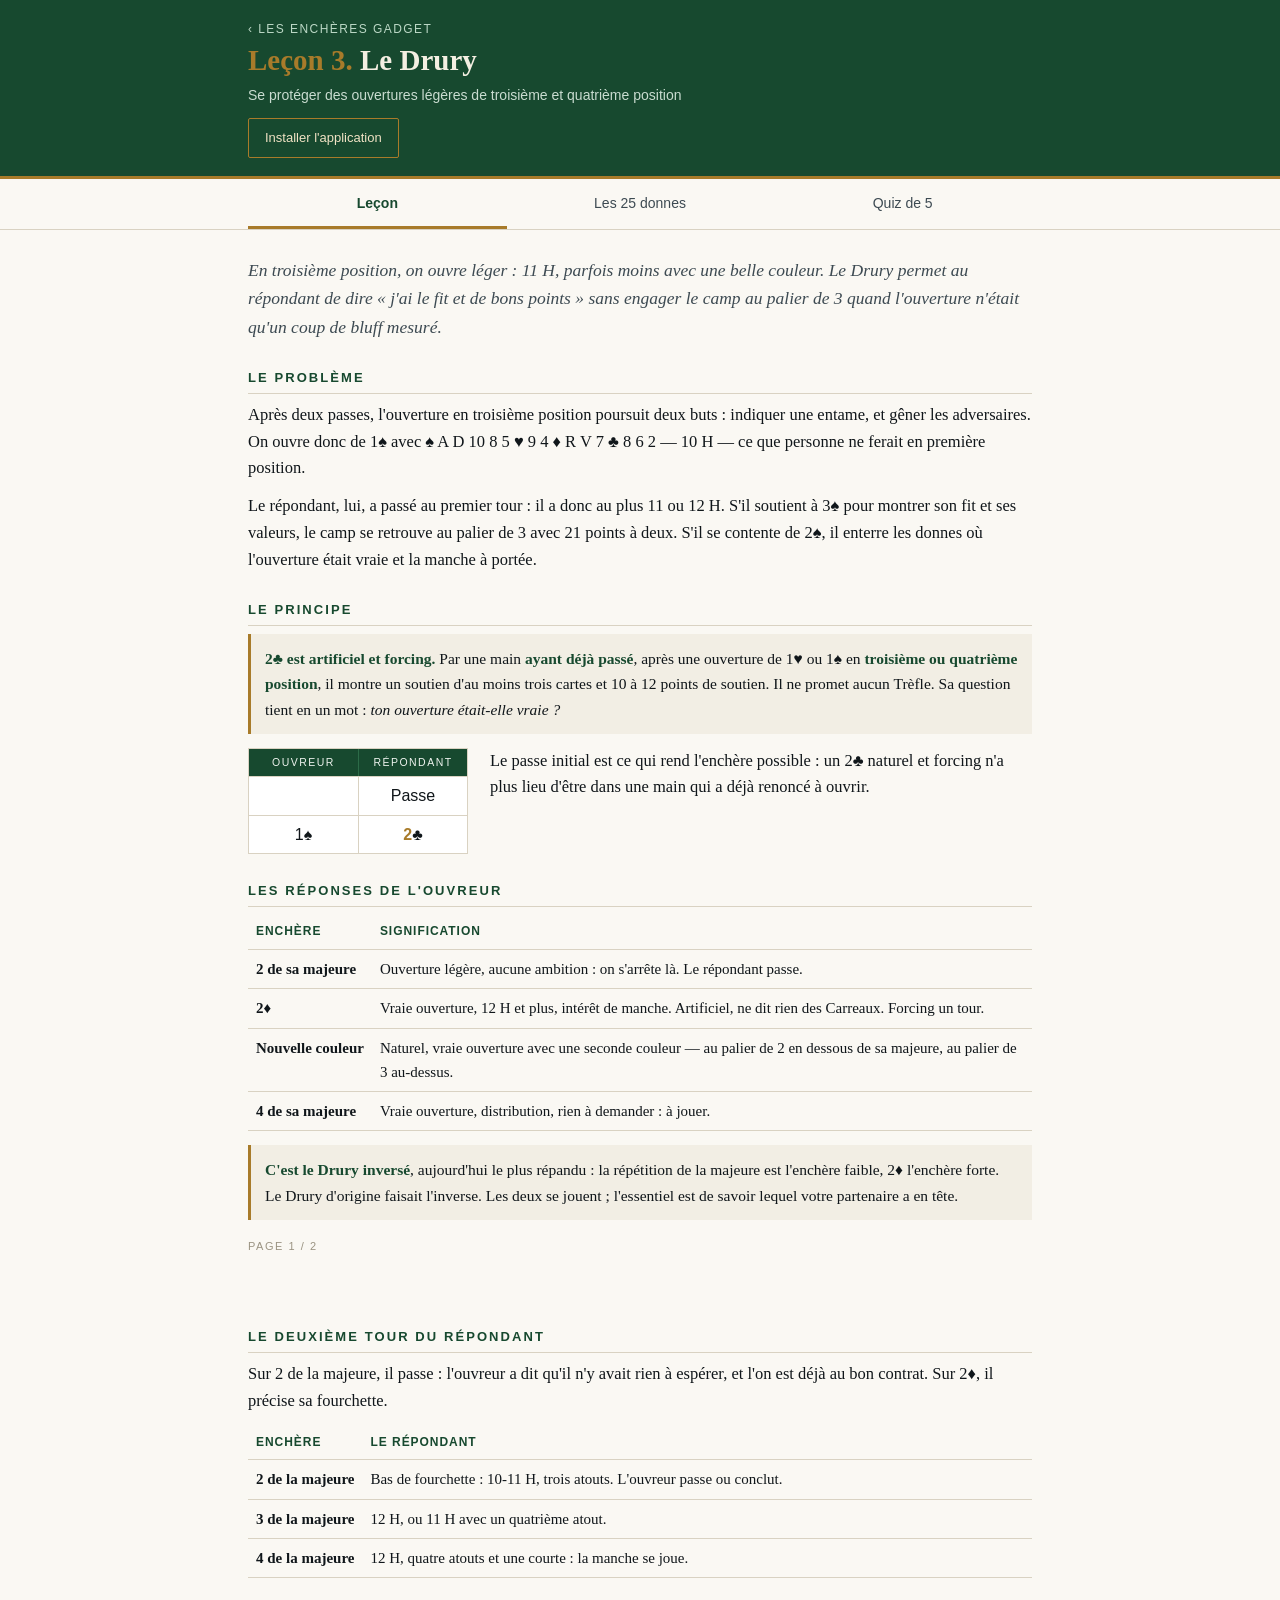
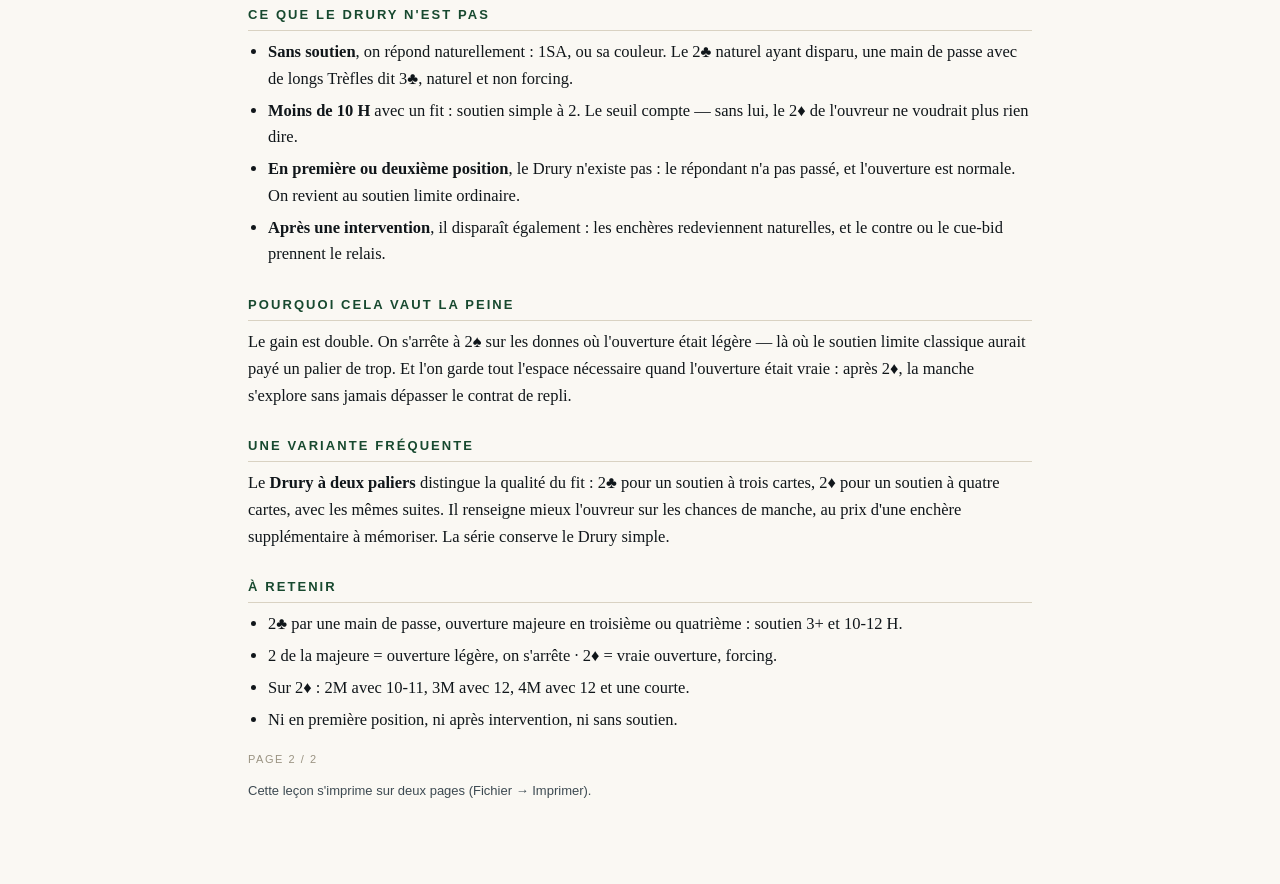
<file: lecon-03-drury.html>
<!DOCTYPE html>
<html lang="fr">
<head>
<meta charset="utf-8">
<meta name="viewport" content="width=device-width, initial-scale=1, viewport-fit=cover">
<meta name="theme-color" content="#17492f">
<meta name="mobile-web-app-capable" content="yes">
<meta name="apple-mobile-web-app-status-bar-style" content="black-translucent">
<title>Leçon 3 — Le Drury · Les enchères gadget</title>
<link rel="manifest" href="manifest.webmanifest">
<link rel="apple-touch-icon" href="icon-180.png">
<link rel="icon" href="icon-192.png">
<style>
:root{
  --ink:#10161a;
  --ink-soft:#3d4a52;
  --paper:#faf8f3;
  --paper-2:#f2eee4;
  --baize:#17492f;
  --baize-light:#2c6b48;
  --brass:#a87b2a;
  --rouge:#b3231c;
  --rule:#d9d2c2;
  --ok:#1d6b41;
  --ko:#a3241d;
}
*{box-sizing:border-box}
html,body{margin:0;padding:0}
body{
  background:var(--paper);
  color:var(--ink);
  font-family:-apple-system,BlinkMacSystemFont,"Segoe UI",Roboto,Helvetica,Arial,sans-serif;
  font-size:16px;line-height:1.5;
  -webkit-text-size-adjust:100%;
}
.wrap{max-width:820px;margin:0 auto;padding:0 18px 64px}

/* ---------- en-tête ---------- */
header.top{
  background:var(--baize);
  color:#f4efe2;
  border-bottom:3px solid var(--brass);
}
header.top .wrap{padding-top:20px;padding-bottom:18px}
.serie{
  font-size:12px;letter-spacing:.22em;text-transform:uppercase;
  color:#bcd8c6;margin:0 0 6px;
}
header.top h1{
  font-family:Georgia,"Palatino Linotype",Palatino,serif;
  font-weight:600;font-size:29px;line-height:1.15;margin:0;
}
header.top h1 .num{color:var(--brass)}
.soustitre{margin:8px 0 0;font-size:14px;color:#c9dcd0}
.installer{
  appearance:none;margin-top:12px;background:none;border:1px solid var(--brass);
  color:#f0e2c4;font:inherit;font-size:13px;padding:9px 16px;border-radius:2px;cursor:pointer;
}
.installer:hover{background:var(--brass);color:#12241a}

/* ---------- onglets ---------- */
nav.tabs{position:sticky;top:0;z-index:20;background:var(--paper);border-bottom:1px solid var(--rule)}
nav.tabs .wrap{display:flex;gap:4px;padding-top:0;padding-bottom:0}
nav.tabs label{
  flex:1;cursor:pointer;user-select:none;text-align:center;
  font-size:14px;color:var(--ink-soft);
  padding:14px 6px 12px;border-bottom:3px solid transparent;
}
.onglet-radio{position:absolute;width:1px;height:1px;opacity:0;pointer-events:none}
#r-lecon:checked ~ nav.tabs label[for="r-lecon"],
#r-donnes:checked ~ nav.tabs label[for="r-donnes"],
#r-quiz:checked ~ nav.tabs label[for="r-quiz"]{
  color:var(--baize);font-weight:600;border-bottom-color:var(--brass);
}
#r-lecon:focus-visible ~ nav.tabs label[for="r-lecon"],
#r-donnes:focus-visible ~ nav.tabs label[for="r-donnes"],
#r-quiz:focus-visible ~ nav.tabs label[for="r-quiz"]{outline:2px solid var(--brass);outline-offset:-2px}

section.panel{display:none}
#r-lecon:checked ~ #panel-lecon,
#r-donnes:checked ~ #panel-donnes,
#r-quiz:checked ~ #panel-quiz{display:block}

/* réponses des donnes : <details>, sans JavaScript */
details.reveler-bloc{margin-top:2px}
details.reveler-bloc > summary{
  list-style:none;cursor:pointer;display:block;text-align:center;
  border:1px solid var(--baize);color:var(--baize);
  font-size:13.5px;padding:10px 14px;border-radius:2px;
}
details.reveler-bloc > summary::-webkit-details-marker{display:none}
details.reveler-bloc[open] > summary{display:none}

/* ---------- leçon ---------- */
.lecon{font-family:Georgia,"Palatino Linotype",Palatino,serif;font-size:16.5px;line-height:1.62}
.lecon .page{padding:26px 0 8px}
.lecon h2{
  font-size:13px;letter-spacing:.16em;text-transform:uppercase;
  font-family:-apple-system,BlinkMacSystemFont,"Segoe UI",Roboto,sans-serif;
  color:var(--baize);margin:26px 0 8px;padding-bottom:5px;border-bottom:1px solid var(--rule);
}
.lecon h2:first-child{margin-top:0}
.lecon p{margin:0 0 11px}
.lecon ul{margin:0 0 11px;padding-left:20px}
.lecon li{margin-bottom:5px}
.lecon .chapo{font-size:17.5px;color:var(--ink-soft);font-style:italic;margin-bottom:16px}
.encadre{
  background:var(--paper-2);border-left:3px solid var(--brass);
  padding:12px 14px;margin:0 0 14px;font-size:15.5px;
}
.encadre strong{color:var(--baize)}
table.reponses{border-collapse:collapse;width:100%;margin:0 0 14px;font-size:15px}
table.reponses th,table.reponses td{border-bottom:1px solid var(--rule);padding:7px 8px;text-align:left;vertical-align:top}
table.reponses th{
  font-family:-apple-system,BlinkMacSystemFont,"Segoe UI",Roboto,sans-serif;
  font-size:12px;letter-spacing:.08em;text-transform:uppercase;color:var(--baize);
}
table.reponses td:first-child{white-space:nowrap;font-weight:600;width:88px}
.pied-page{
  font-family:-apple-system,BlinkMacSystemFont,sans-serif;font-size:11px;
  letter-spacing:.14em;text-transform:uppercase;color:#9a9382;
}

/* ---------- diagramme d'enchères (élément signature) ---------- */
.encheres{
  display:inline-block;border:1px solid var(--rule);background:#fff;
  font-family:-apple-system,BlinkMacSystemFont,"Segoe UI",Roboto,sans-serif;
  min-width:220px;
}
.encheres .entete{display:grid;grid-template-columns:1fr 1fr;background:var(--baize);color:#eef3ee}
.encheres .entete span{
  padding:5px 10px;font-size:10.5px;letter-spacing:.14em;text-transform:uppercase;text-align:center;
}
.encheres .entete span+span{border-left:1px solid var(--baize-light)}
.encheres .ligne{display:grid;grid-template-columns:1fr 1fr}
.encheres .ligne span{
  padding:6px 10px;text-align:center;font-size:16px;border-top:1px solid var(--rule);
}
.encheres .ligne span+span{border-left:1px solid var(--rule)}
.encheres .attente{color:var(--brass);font-weight:700}
.r{color:var(--rouge)}
.n{color:var(--ink)}

/* ---------- main ---------- */
.main{
  font-family:"SF Mono",Menlo,Consolas,monospace;font-size:16px;line-height:1.85;
  background:#fff;border:1px solid var(--rule);padding:10px 14px;display:inline-block;min-width:190px;
}
.main div{white-space:nowrap}
.main .sym{display:inline-block;width:1.2em}

/* ---------- donnes ---------- */
.donne{
  background:#fff;border:1px solid var(--rule);border-radius:2px;
  padding:16px;margin:0 0 14px;
}
.donne .num{
  font-size:11px;letter-spacing:.16em;text-transform:uppercase;color:var(--brass);
  font-weight:700;margin-bottom:10px;
}
.donne .num .role{color:var(--ink-soft);font-weight:400;letter-spacing:.06em}
.duo{display:flex;gap:22px;flex-wrap:wrap;align-items:flex-start}
.question{margin:12px 0 10px;font-size:15px;color:var(--ink-soft)}
.reponse-bloc{border-top:1px solid var(--rule);padding-top:11px;margin-top:11px}
.verdict{font-weight:700;font-size:17px;margin-bottom:6px}
.verdict.bon{color:var(--ok)}
.verdict.mauvais{color:var(--ko)}
.commentaire{font-size:14.5px;color:var(--ink-soft);line-height:1.55}
.commentaire em{color:var(--baize);font-style:normal;font-weight:600}
.alt{
  margin-top:8px;font-size:13.5px;color:var(--brass);
  border-left:2px solid var(--brass);padding-left:9px;
}
button.reveler{
  appearance:none;border:1px solid var(--baize);background:none;color:var(--baize);
  font:inherit;font-size:13.5px;padding:7px 14px;border-radius:2px;cursor:pointer;
}
button.reveler:hover{background:var(--baize);color:#fff}

/* ---------- boutons de réponse ---------- */
.choix{display:flex;flex-wrap:wrap;gap:8px;margin-top:12px}
.choix button{
  appearance:none;border:1px solid var(--rule);background:#fff;color:var(--ink);
  font:inherit;font-size:17px;min-width:74px;padding:10px 14px;border-radius:2px;cursor:pointer;
}
.choix button:hover:not(:disabled){border-color:var(--baize);background:var(--paper-2)}
.choix button:disabled{cursor:default;opacity:.55}
.choix button.juste{background:#e7f1ea;border-color:var(--ok);color:var(--ok);opacity:1;font-weight:700}
.choix button.faux{background:#f7e7e6;border-color:var(--ko);color:var(--ko);opacity:1;font-weight:700}

/* ---------- quiz ---------- */
.barre{
  display:flex;align-items:center;gap:12px;margin:22px 0 18px;
  font-size:13px;color:var(--ink-soft);
}
.jauge{flex:1;height:5px;background:var(--paper-2);border-radius:3px;overflow:hidden}
.jauge i{display:block;height:100%;background:var(--brass);width:0;transition:width .3s}
.bilan{background:#fff;border:1px solid var(--rule);padding:22px;text-align:center}
.bilan .score{
  font-family:Georgia,serif;font-size:44px;color:var(--baize);line-height:1;margin-bottom:6px;
}
.bilan .score small{font-size:20px;color:var(--ink-soft)}
.bilan p{color:var(--ink-soft);font-size:14.5px;margin:6px 0 16px}
button.primaire{
  appearance:none;border:0;background:var(--baize);color:#fff;font:inherit;font-size:15px;
  padding:12px 26px;border-radius:2px;cursor:pointer;
}
button.primaire:hover{background:var(--baize-light)}
.stats{margin-top:22px;font-size:13px;color:var(--ink-soft);text-align:center}
.intro-quiz{margin:22px 0;font-size:15px;color:var(--ink-soft)}
.alerte{background:#f7e7e6;border-left:3px solid var(--ko);padding:10px 12px;margin:18px 0;font-size:13px}

/* ---------- historique des notes ---------- */
.historique{margin-top:26px;border-top:1px solid var(--rule);padding-top:16px}
.historique h3{
  font-size:11.5px;letter-spacing:.16em;text-transform:uppercase;color:var(--baize);
  margin:0 0 4px;font-weight:600;
}
.historique .resume{font-size:13px;color:var(--ink-soft);margin:0 0 14px}
.courbe{
  display:flex;align-items:flex-end;gap:6px;height:118px;
  overflow-x:auto;padding-bottom:4px;-webkit-overflow-scrolling:touch;
}
.courbe .col{
  flex:0 0 34px;display:flex;flex-direction:column;align-items:center;gap:4px;height:100%;
  justify-content:flex-end;
}
.courbe .val{font-size:11px;color:var(--ink-soft);font-variant-numeric:tabular-nums}
.courbe .bar{
  width:100%;background:var(--brass);border-radius:2px 2px 0 0;min-height:3px;
  transition:height .35s ease;
}
.courbe .bar.haut{background:var(--ok)}
.courbe .bar.bas{background:var(--ko)}
.courbe .rang{font-size:10px;color:#9a9382;font-variant-numeric:tabular-nums}
.courbe .col.derniere .val{color:var(--baize);font-weight:700}
.effacer{
  appearance:none;background:none;border:0;font:inherit;font-size:12px;
  color:var(--ink-soft);text-decoration:underline;cursor:pointer;padding:8px 0 0;
}

@media (max-width:560px){
  header.top h1{font-size:22px}
  header.top .wrap{padding-top:16px;padding-bottom:14px}
  .soustitre{font-size:13px}
  .wrap{padding-left:14px;padding-right:14px;padding-bottom:48px}
  .lecon{font-size:16px;line-height:1.58}
  nav.tabs button{font-size:13px;padding:14px 4px 12px}
  /* diagramme et main côte à côte, chacun sur une moitié d'écran */
  .duo{gap:10px}
  .encheres{flex:1 1 0;min-width:0}
  .encheres .entete span{padding:4px 4px;font-size:9.5px;letter-spacing:.08em}
  .encheres .ligne span{padding:6px 4px;font-size:15px}
  .main{flex:1 1 0;min-width:0;font-size:15px;padding:8px 10px;line-height:1.75}
  .donne{padding:14px 13px}
  table.reponses{font-size:14px}
  table.reponses th,table.reponses td{padding:6px 5px}
  table.reponses td:first-child{width:74px}
  /* boutons de réponse : deux par ligne, cible tactile confortable */
  .choix{gap:7px}
  .choix button{flex:1 1 calc(50% - 4px);min-width:0;padding:14px 8px;font-size:18px}
  button.primaire{width:100%;padding:14px 20px}
  button.reveler{width:100%;padding:12px 14px}
  .bilan{padding:18px 14px}
  .bilan .score{font-size:38px}
  .courbe .col{flex:0 0 30px}
}
@media (max-width:360px){
  .encheres .ligne span{font-size:14px}
  .main{font-size:14px}
}
@media (hover:none){
  .choix button:hover:not(:disabled){background:#fff;border-color:var(--rule)}
  button.reveler:hover{background:none;color:var(--baize)}
}
html{-webkit-tap-highlight-color:rgba(23,73,47,.12)}

/* ---------- impression : la leçon sur deux pages ---------- */
@media print{
  nav.tabs,header.top,.no-print{display:none !important}
  body{background:#fff;font-size:10.5pt}
  .wrap{max-width:none;padding:0}
  section.panel{display:none !important}
  section#panel-lecon{display:block !important}
  .lecon{font-size:10.5pt;line-height:1.42}
  .lecon h2{margin:12pt 0 5pt;font-size:9pt}
  .lecon .page{padding:0}
  .lecon .page + .page{break-before:page;page-break-before:always}
  .encadre,.donne,.encheres,table.reponses{break-inside:avoid;page-break-inside:avoid}
  .titre-impression{display:block !important}
}
.titre-impression{display:none;font-family:Georgia,serif;font-size:16pt;margin:0 0 4pt}
.sous-impression{display:none}
@media print{.sous-impression{display:block;font-size:9pt;color:#555;margin:0 0 10pt}}

/* ---------- page d'accueil ---------- */
body.accueil header.top h1 .num{color:var(--brass)}
.retour{color:#bcd8c6;text-decoration:none;letter-spacing:.12em}
.retour:hover{color:#fff}
.sommaire{margin:28px 0 0}
.sommaire h2{
  font-size:12px;letter-spacing:.16em;text-transform:uppercase;color:var(--baize);
  margin:0 0 12px;padding-bottom:6px;border-bottom:1px solid var(--rule);
}
.carte-lecon{
  display:block;background:#fff;border:1px solid var(--rule);border-left:3px solid var(--brass);
  padding:15px 16px;margin:0 0 12px;text-decoration:none;color:var(--ink);
}
.carte-lecon:hover{border-left-color:var(--baize);background:#fffef9}
.carte-lecon .numero{
  display:block;font-size:11px;letter-spacing:.16em;text-transform:uppercase;
  color:var(--brass);font-weight:700;margin-bottom:5px;
}
.carte-lecon .titre-lecon{
  display:block;font-family:Georgia,"Palatino Linotype",serif;font-size:20px;
  color:var(--baize);margin-bottom:5px;line-height:1.2;
}
.carte-lecon .resume-lecon{display:block;font-size:14px;color:var(--ink-soft);line-height:1.5}
.carte-lecon .note-lecon{
  display:block;margin-top:9px;font-size:12.5px;color:var(--brass);
  border-top:1px solid var(--paper-2);padding-top:8px;
}
.carte-lecon.future{
  border-left-color:var(--rule);background:var(--paper-2);opacity:.75;cursor:default;
}
.carte-lecon.future .numero{color:#9a9382}
.carte-lecon.future .titre-lecon{font-size:17px;color:var(--ink-soft)}
.mention{font-size:12.5px;color:#9a9382;margin:26px 0 0;line-height:1.5}

/* ---------- aide à l'installation ---------- */
.aide-install{
  margin-top:10px;background:rgba(0,0,0,.18);border-left:3px solid var(--brass);
  padding:10px 12px;font-size:13px;line-height:1.55;color:#e6efe8;
}
.aide-install strong{color:var(--brass)}

/* ---------- diagramme à trois colonnes (enchères adverses) ---------- */
.encheres.trois{min-width:250px}
.encheres.trois .entete,.encheres.trois .ligne{grid-template-columns:1fr 1fr 1fr}
.encheres.trois .entete span{padding:5px 6px;font-size:9.5px}
.encheres.trois .ligne span{padding:6px 6px;font-size:15px}
.encheres .adv{color:var(--ink-soft);font-style:italic}
@media (max-width:560px){
  .encheres.trois .entete span{font-size:8.5px;letter-spacing:.04em;padding:4px 2px}
  .encheres.trois .ligne span{font-size:14px;padding:6px 2px}
}

</style>
</head>
<body>

<input type="radio" name="onglet" id="r-lecon" class="onglet-radio" checked>
<input type="radio" name="onglet" id="r-donnes" class="onglet-radio">
<input type="radio" name="onglet" id="r-quiz" class="onglet-radio">

<header class="top">
  <div class="wrap">
    <p class="serie"><a class="retour" href="index.html">‹ Les enchères gadget</a></p>
    <h1><span class="num">Leçon 3.</span> Le Drury</h1>
    <p class="soustitre">Se protéger des ouvertures légères de troisième et quatrième position</p>
    <button id="installer" class="installer" onclick="installer()">Installer l'application</button>
    <div id="aide-install" class="aide-install" hidden>
      <strong>Android</strong> — menu ⋮ de Chrome, puis « Ajouter à l'écran d'accueil ».<br>
      <strong>iPhone</strong> — bouton Partager de Safari, puis « Sur l'écran d'accueil ».
    </div>
  </div>
</header>

<nav class="tabs">
  <div class="wrap">
    <label for="r-lecon">Leçon</label>
    <label for="r-donnes">Les 25 donnes</label>
    <label for="r-quiz">Quiz de 5</label>
  </div>
</nav>

<section class="panel" id="panel-lecon">
<div class="wrap lecon">
<div class="page">
      <p class="titre-impression">Les enchères gadget — Leçon 3 : le Drury</p>
      <p class="sous-impression">Page 1 / 2 — le principe et les réponses de l'ouvreur</p>

      <p class="chapo">En troisième position, on ouvre léger : 11 H, parfois moins avec une belle couleur. Le Drury permet au répondant de dire « j'ai le fit et de bons points » sans engager le camp au palier de 3 quand l'ouverture n'était qu'un coup de bluff mesuré.</p>

      <h2>Le problème</h2>
      <p>Après deux passes, l'ouverture en troisième position poursuit deux buts : indiquer une entame, et gêner les adversaires. On ouvre donc de 1♠ avec ♠ A D 10 8 5 ♥ 9 4 ♦ R V 7 ♣ 8 6 2 — 10 H — ce que personne ne ferait en première position.</p>
      <p>Le répondant, lui, a passé au premier tour : il a donc au plus 11 ou 12 H. S'il soutient à 3♠ pour montrer son fit et ses valeurs, le camp se retrouve au palier de 3 avec 21 points à deux. S'il se contente de 2♠, il enterre les donnes où l'ouverture était vraie et la manche à portée.</p>

      <h2>Le principe</h2>
      <div class="encadre">
        <strong>2♣ est artificiel et forcing.</strong> Par une main <strong>ayant déjà passé</strong>, après une ouverture de 1♥ ou 1♠ en <strong>troisième ou quatrième position</strong>, il montre un soutien d'au moins trois cartes et 10 à 12 points de soutien. Il ne promet aucun Trèfle. Sa question tient en un mot : <em>ton ouverture était-elle vraie ?</em>
      </div>
      <div class="duo">
        <div class="encheres" aria-label="Passe, 1 Pique, 2 Trèfle">
          <div class="entete"><span>Ouvreur</span><span>Répondant</span></div>
          <div class="ligne"><span></span><span>Passe</span></div>
          <div class="ligne"><span>1<b class="n">♠</b></span><span class="attente">2<b class="n">♣</b></span></div>
        </div>
        <div style="flex:1;min-width:200px">
          <p style="margin-top:0">Le passe initial est ce qui rend l'enchère possible : un 2♣ naturel et forcing n'a plus lieu d'être dans une main qui a déjà renoncé à ouvrir.</p>
        </div>
      </div>

      <h2>Les réponses de l'ouvreur</h2>
      <table class="reponses">
        <tr><th>Enchère</th><th>Signification</th></tr>
        <tr><td>2 de sa majeure</td><td>Ouverture légère, aucune ambition : on s'arrête là. Le répondant passe.</td></tr>
        <tr><td>2♦</td><td>Vraie ouverture, 12 H et plus, intérêt de manche. Artificiel, ne dit rien des Carreaux. Forcing un tour.</td></tr>
        <tr><td>Nouvelle couleur</td><td>Naturel, vraie ouverture avec une seconde couleur — au palier de 2 en dessous de sa majeure, au palier de 3 au-dessus.</td></tr>
        <tr><td>4 de sa majeure</td><td>Vraie ouverture, distribution, rien à demander : à jouer.</td></tr>
      </table>
      <div class="encadre">
        <strong>C'est le Drury inversé</strong>, aujourd'hui le plus répandu : la répétition de la majeure est l'enchère faible, 2♦ l'enchère forte. Le Drury d'origine faisait l'inverse. Les deux se jouent ; l'essentiel est de savoir lequel votre partenaire a en tête.
      </div>
      <p class="pied-page" style="color:#9a9382;margin-top:18px">Page 1 / 2</p>
    </div>

    <div class="page">
      <p class="sous-impression">Page 2 / 2 — les suites, les limites, les variantes</p>

      <h2>Le deuxième tour du répondant</h2>
      <p>Sur 2 de la majeure, il passe : l'ouvreur a dit qu'il n'y avait rien à espérer, et l'on est déjà au bon contrat. Sur 2♦, il précise sa fourchette.</p>
      <table class="reponses">
        <tr><th>Enchère</th><th>Le répondant</th></tr>
        <tr><td>2 de la majeure</td><td>Bas de fourchette : 10-11 H, trois atouts. L'ouvreur passe ou conclut.</td></tr>
        <tr><td>3 de la majeure</td><td>12 H, ou 11 H avec un quatrième atout.</td></tr>
        <tr><td>4 de la majeure</td><td>12 H, quatre atouts et une courte : la manche se joue.</td></tr>
      </table>

      <h2>Ce que le Drury n'est pas</h2>
      <ul>
        <li><strong>Sans soutien</strong>, on répond naturellement : 1SA, ou sa couleur. Le 2♣ naturel ayant disparu, une main de passe avec de longs Trèfles dit 3♣, naturel et non forcing.</li>
        <li><strong>Moins de 10 H</strong> avec un fit : soutien simple à 2. Le seuil compte — sans lui, le 2♦ de l'ouvreur ne voudrait plus rien dire.</li>
        <li><strong>En première ou deuxième position</strong>, le Drury n'existe pas : le répondant n'a pas passé, et l'ouverture est normale. On revient au soutien limite ordinaire.</li>
        <li><strong>Après une intervention</strong>, il disparaît également : les enchères redeviennent naturelles, et le contre ou le cue-bid prennent le relais.</li>
      </ul>

      <h2>Pourquoi cela vaut la peine</h2>
      <p>Le gain est double. On s'arrête à 2♠ sur les donnes où l'ouverture était légère — là où le soutien limite classique aurait payé un palier de trop. Et l'on garde tout l'espace nécessaire quand l'ouverture était vraie : après 2♦, la manche s'explore sans jamais dépasser le contrat de repli.</p>

      <h2>Une variante fréquente</h2>
      <p>Le <strong>Drury à deux paliers</strong> distingue la qualité du fit : 2♣ pour un soutien à trois cartes, 2♦ pour un soutien à quatre cartes, avec les mêmes suites. Il renseigne mieux l'ouvreur sur les chances de manche, au prix d'une enchère supplémentaire à mémoriser. La série conserve le Drury simple.</p>

      <h2>À retenir</h2>
      <ul>
        <li>2♣ par une main de passe, ouverture majeure en troisième ou quatrième : soutien 3+ et 10-12 H.</li>
        <li>2 de la majeure = ouverture légère, on s'arrête · 2♦ = vraie ouverture, forcing.</li>
        <li>Sur 2♦ : 2M avec 10-11, 3M avec 12, 4M avec 12 et une courte.</li>
        <li>Ni en première position, ni après intervention, ni sans soutien.</li>
      </ul>
      <p class="pied-page" style="color:#9a9382;margin-top:18px">Page 2 / 2</p>
      <p class="no-print" style="font-family:-apple-system,sans-serif;font-size:13px;color:var(--ink-soft)">
        Cette leçon s'imprime sur deux pages (Fichier → Imprimer).
      </p>
    </div>
</div>
</section>

<section class="panel" id="panel-donnes">
<div class="wrap">
  <p class="intro-quiz">Les 25 donnes de la leçon. Réfléchissez, puis dépliez la réponse.</p>
  <div id="liste-donnes">
      <article class="donne">
        <div class="num">Donne 01 <span class="role">· vous êtes le répondant · 10 H</span></div>
        <div class="duo"><div class="encheres"><div class="entete"><span>Ouvreur</span><span>Répondant</span></div><div class="ligne"><span></span><span>Passe</span></div><div class="ligne"><span>1<b class="n">♠</b></span><span class="attente">?</span></div></div><div class="main"><div><span class="sym n">♠</span>R 9 6 4</div><div><span class="sym r">♥</span>A 8 3</div><div><span class="sym r">♦</span>D V 5</div><div><span class="sym n">♣</span>9 7 2</div></div></div>
        <p class="question">Votre partenaire ouvre de 1♠ en troisième position. Que dites-vous ?</p>
        <details class="reveler-bloc"><summary>Afficher la réponse</summary>
          <div class="reponse-bloc"><div class="verdict bon">2<b class="n">♣</b></div>
          <div class="commentaire"><em>2<b class="n">♣</b></em> : quatre atouts et 10 H, exactement la main du Drury. 3<b class="n">♠</b> engagerait le camp au palier de 3 alors que l'ouverture peut n'être qu'un 10 H de position.</div>
          </div>
        </details>
      </article>
      <article class="donne">
        <div class="num">Donne 02 <span class="role">· vous êtes le répondant · 5 H</span></div>
        <div class="duo"><div class="encheres"><div class="entete"><span>Ouvreur</span><span>Répondant</span></div><div class="ligne"><span></span><span>Passe</span></div><div class="ligne"><span>1<b class="n">♠</b></span><span class="attente">?</span></div></div><div class="main"><div><span class="sym n">♠</span>D 8 7 3</div><div><span class="sym r">♥</span>9 5 2</div><div><span class="sym r">♦</span>R 6 4</div><div><span class="sym n">♣</span>8 5 3</div></div></div>
        <p class="question">Cinq points et quatre atouts. Que dites-vous ?</p>
        <details class="reveler-bloc"><summary>Afficher la réponse</summary>
          <div class="reponse-bloc"><div class="verdict bon">2<b class="n">♠</b></div>
          <div class="commentaire"><em>2<b class="n">♠</b></em>, le soutien simple. Le Drury commence à 10 H : l'annoncer avec 5 H ferait chercher une manche imaginaire et priverait le 2<b class="r">♦</b> de l'ouvreur de tout sens.</div>
          </div>
        </details>
      </article>
      <article class="donne">
        <div class="num">Donne 03 <span class="role">· vous êtes le répondant · 10 H</span></div>
        <div class="duo"><div class="encheres"><div class="entete"><span>Ouvreur</span><span>Répondant</span></div><div class="ligne"><span></span><span>Passe</span></div><div class="ligne"><span>1<b class="n">♠</b></span><span class="attente">?</span></div></div><div class="main"><div><span class="sym n">♠</span>8 5</div><div><span class="sym r">♥</span>R V 9 6</div><div><span class="sym r">♦</span>A D 7 4</div><div><span class="sym n">♣</span>10 6 3</div></div></div>
        <p class="question">Dix points, mais deux Piques seulement. Que dites-vous ?</p>
        <details class="reveler-bloc"><summary>Afficher la réponse</summary>
          <div class="reponse-bloc"><div class="verdict bon">1SA</div>
          <div class="commentaire"><em>1SA</em>, naturel. Le Drury promet un soutien : sans trois atouts, il n'a rien à demander. Vos Cœurs et vos Carreaux se diront au tour suivant si l'occasion se présente.</div>
          </div>
        </details>
      </article>
      <article class="donne">
        <div class="num">Donne 04 <span class="role">· vous êtes le répondant · 12 H</span></div>
        <div class="duo"><div class="encheres"><div class="entete"><span>Ouvreur</span><span>Répondant</span></div><div class="ligne"><span></span><span>Passe</span></div><div class="ligne"><span>1<b class="n">♠</b></span><span class="attente">?</span></div></div><div class="main"><div><span class="sym n">♠</span>R 10 8 5</div><div><span class="sym r">♥</span>D 3</div><div><span class="sym r">♦</span>A V 9 4</div><div><span class="sym n">♣</span>D 6 2</div></div></div>
        <p class="question">Douze points et quatre atouts. Que dites-vous ?</p>
        <details class="reveler-bloc"><summary>Afficher la réponse</summary>
          <div class="reponse-bloc"><div class="verdict bon">2<b class="n">♣</b></div>
          <div class="commentaire"><em>2<b class="n">♣</b></em>. Vous êtes au maximum de votre passe initial, mais la manche dépend entièrement de l'ouvreur : c'est à lui de dire si son ouverture était vraie.</div>
          </div>
        </details>
      </article>
      <article class="donne">
        <div class="num">Donne 05 <span class="role">· vous êtes l'ouvreur · 10 H</span></div>
        <div class="duo"><div class="encheres"><div class="entete"><span>Ouvreur</span><span>Répondant</span></div><div class="ligne"><span></span><span>Passe</span></div><div class="ligne"><span>1<b class="n">♠</b></span><span>2<b class="n">♣</b></span></div><div class="ligne"><span class="attente">?</span><span></span></div></div><div class="main"><div><span class="sym n">♠</span>A D 10 8 5</div><div><span class="sym r">♥</span>9 4</div><div><span class="sym r">♦</span>R V 7</div><div><span class="sym n">♣</span>8 6 2</div></div></div>
        <p class="question">Vous avez ouvert léger en troisième. Que répondez-vous ?</p>
        <details class="reveler-bloc"><summary>Afficher la réponse</summary>
          <div class="reponse-bloc"><div class="verdict bon">2<b class="n">♠</b></div>
          <div class="commentaire"><em>2<b class="n">♠</b></em> : ouverture légère, on s'arrête. C'est exactement ce que le Drury cherchait à savoir, et le partenaire passera. Sans la convention, vous seriez déjà à 3<b class="n">♠</b>.</div>
          </div>
        </details>
      </article>
      <article class="donne">
        <div class="num">Donne 06 <span class="role">· vous êtes l'ouvreur · 13 H</span></div>
        <div class="duo"><div class="encheres"><div class="entete"><span>Ouvreur</span><span>Répondant</span></div><div class="ligne"><span></span><span>Passe</span></div><div class="ligne"><span>1<b class="n">♠</b></span><span>2<b class="n">♣</b></span></div><div class="ligne"><span class="attente">?</span><span></span></div></div><div class="main"><div><span class="sym n">♠</span>R V 9 7 3</div><div><span class="sym r">♥</span>A D 5</div><div><span class="sym r">♦</span>8 4</div><div><span class="sym n">♣</span>R 6 2</div></div></div>
        <p class="question">Que répondez-vous à la demande ?</p>
        <details class="reveler-bloc"><summary>Afficher la réponse</summary>
          <div class="reponse-bloc"><div class="verdict bon">2<b class="r">♦</b></div>
          <div class="commentaire"><em>2<b class="r">♦</b></em> : vraie ouverture. L'enchère est artificielle et ne dit rien des Carreaux ; elle rend la parole au répondant, qui précisera s'il a 10 ou 12 H.</div>
          </div>
        </details>
      </article>
      <article class="donne">
        <div class="num">Donne 07 <span class="role">· vous êtes l'ouvreur · 16 H</span></div>
        <div class="duo"><div class="encheres"><div class="entete"><span>Ouvreur</span><span>Répondant</span></div><div class="ligne"><span></span><span>Passe</span></div><div class="ligne"><span>1<b class="n">♠</b></span><span>2<b class="n">♣</b></span></div><div class="ligne"><span class="attente">?</span><span></span></div></div><div class="main"><div><span class="sym n">♠</span>A R 10 6 4</div><div><span class="sym r">♥</span>R D 8</div><div><span class="sym r">♦</span>A 9 3</div><div><span class="sym n">♣</span>7 5</div></div></div>
        <p class="question">Seize points en face d'un Drury. Que dites-vous ?</p>
        <details class="reveler-bloc"><summary>Afficher la réponse</summary>
          <div class="reponse-bloc"><div class="verdict bon">4<b class="n">♠</b></div>
          <div class="commentaire"><em>4<b class="n">♠</b></em>. Le Drury garantit un soutien et 10 H au moins : 26 points à deux et neuf atouts, il n'y a plus rien à demander. 2<b class="r">♦</b> ferait perdre du temps sans rien apprendre.</div>
          </div>
        </details>
      </article>
      <article class="donne">
        <div class="num">Donne 08 <span class="role">· vous êtes l'ouvreur · 16 H</span></div>
        <div class="duo"><div class="encheres"><div class="entete"><span>Ouvreur</span><span>Répondant</span></div><div class="ligne"><span></span><span>Passe</span></div><div class="ligne"><span>1<b class="n">♠</b></span><span>2<b class="n">♣</b></span></div><div class="ligne"><span class="attente">?</span><span></span></div></div><div class="main"><div><span class="sym n">♠</span>R D 9 7 5</div><div><span class="sym r">♥</span>6</div><div><span class="sym r">♦</span>A R 10 8 4</div><div><span class="sym n">♣</span>A 3</div></div></div>
        <p class="question">Bicolore fort. Que répondez-vous ?</p>
        <details class="reveler-bloc"><summary>Afficher la réponse</summary>
          <div class="reponse-bloc"><div class="verdict bon">3<b class="r">♦</b></div>
          <div class="commentaire"><em>3<b class="r">♦</b></em>, naturel et forcing. 2<b class="r">♦</b> étant devenu conventionnel, une vraie couleur de Carreau doit se dire au palier de 3. Le répondant pourra montrer un honneur utile avant de choisir le contrat.</div>
          </div>
        </details>
      </article>
      <article class="donne">
        <div class="num">Donne 09 <span class="role">· vous êtes le répondant · 10 H</span></div>
        <div class="duo"><div class="encheres"><div class="entete"><span>Ouvreur</span><span>Répondant</span></div><div class="ligne"><span></span><span>Passe</span></div><div class="ligne"><span>1<b class="n">♠</b></span><span>2<b class="n">♣</b></span></div><div class="ligne"><span>2<b class="n">♠</b></span><span class="attente">?</span></div></div><div class="main"><div><span class="sym n">♠</span>R 9 6 4</div><div><span class="sym r">♥</span>A 8 3</div><div><span class="sym r">♦</span>D V 5</div><div><span class="sym n">♣</span>9 7 2</div></div></div>
        <p class="question">L'ouvreur annonce une ouverture légère. Que dites-vous ?</p>
        <details class="reveler-bloc"><summary>Afficher la réponse</summary>
          <div class="reponse-bloc"><div class="verdict bon">Passe</div>
          <div class="commentaire"><em>Passe</em>. Vingt points à deux, huit atouts : 2<b class="n">♠</b> est le contrat. La convention a rempli son office — sans elle vous seriez à 3<b class="n">♠</b>, un palier trop haut.</div>
          </div>
        </details>
      </article>
      <article class="donne">
        <div class="num">Donne 10 <span class="role">· vous êtes le répondant · 10 H</span></div>
        <div class="duo"><div class="encheres"><div class="entete"><span>Ouvreur</span><span>Répondant</span></div><div class="ligne"><span></span><span>Passe</span></div><div class="ligne"><span>1<b class="n">♠</b></span><span>2<b class="n">♣</b></span></div><div class="ligne"><span>2<b class="r">♦</b></span><span class="attente">?</span></div></div><div class="main"><div><span class="sym n">♠</span>R 9 6</div><div><span class="sym r">♥</span>A 8 3</div><div><span class="sym r">♦</span>D V 5 4</div><div><span class="sym n">♣</span>9 7 2</div></div></div>
        <p class="question">L'ouverture était vraie. Que dites-vous ?</p>
        <details class="reveler-bloc"><summary>Afficher la réponse</summary>
          <div class="reponse-bloc"><div class="verdict bon">2<b class="n">♠</b></div>
          <div class="commentaire"><em>2<b class="n">♠</b></em> : bas de fourchette, dix points et trois atouts seulement. L'ouvreur passera avec 12-13 H et conclura avec 15 H — c'est lui qui a le dernier mot.</div>
          </div>
        </details>
      </article>
      <article class="donne">
        <div class="num">Donne 11 <span class="role">· vous êtes le répondant · 12 H</span></div>
        <div class="duo"><div class="encheres"><div class="entete"><span>Ouvreur</span><span>Répondant</span></div><div class="ligne"><span></span><span>Passe</span></div><div class="ligne"><span>1<b class="n">♠</b></span><span>2<b class="n">♣</b></span></div><div class="ligne"><span>2<b class="r">♦</b></span><span class="attente">?</span></div></div><div class="main"><div><span class="sym n">♠</span>R 10 8 5</div><div><span class="sym r">♥</span>D 3</div><div><span class="sym r">♦</span>A V 9 4</div><div><span class="sym n">♣</span>D 6 2</div></div></div>
        <p class="question">L'ouverture était vraie. Que dites-vous ?</p>
        <details class="reveler-bloc"><summary>Afficher la réponse</summary>
          <div class="reponse-bloc"><div class="verdict bon">3<b class="n">♠</b></div>
          <div class="commentaire"><em>3<b class="n">♠</b></em> : haut de fourchette, douze points et quatre atouts. Sans courte, la manche n'est pas certaine ; l'ouvreur conclura avec 13 H et plus.</div>
          </div>
        </details>
      </article>
      <article class="donne">
        <div class="num">Donne 12 <span class="role">· vous êtes le répondant · 12 H</span></div>
        <div class="duo"><div class="encheres"><div class="entete"><span>Ouvreur</span><span>Répondant</span></div><div class="ligne"><span></span><span>Passe</span></div><div class="ligne"><span>1<b class="n">♠</b></span><span>2<b class="n">♣</b></span></div><div class="ligne"><span>2<b class="r">♦</b></span><span class="attente">?</span></div></div><div class="main"><div><span class="sym n">♠</span>R 10 8 5</div><div><span class="sym r">♥</span>4</div><div><span class="sym r">♦</span>A R 9 6 3</div><div><span class="sym n">♣</span>D 7 2</div></div></div>
        <p class="question">Douze points, quatre atouts, un singleton. Que dites-vous ?</p>
        <details class="reveler-bloc"><summary>Afficher la réponse</summary>
          <div class="reponse-bloc"><div class="verdict bon">4<b class="n">♠</b></div>
          <div class="commentaire"><em>4<b class="n">♠</b></em>. Le singleton Cœur vaut mieux qu'un point de plus : quatre atouts et une courte en face d'une vraie ouverture, la manche se joue.</div>
          </div>
        </details>
      </article>
      <article class="donne">
        <div class="num">Donne 13 <span class="role">· vous êtes l'ouvreur · 13 H</span></div>
        <div class="duo"><div class="encheres"><div class="entete"><span>Ouvreur</span><span>Répondant</span></div><div class="ligne"><span></span><span>Passe</span></div><div class="ligne"><span>1<b class="n">♠</b></span><span>2<b class="n">♣</b></span></div><div class="ligne"><span>2<b class="r">♦</b></span><span>2<b class="n">♠</b></span></div><div class="ligne"><span class="attente">?</span><span></span></div></div><div class="main"><div><span class="sym n">♠</span>R V 9 7 3</div><div><span class="sym r">♥</span>A D 5</div><div><span class="sym r">♦</span>8 4</div><div><span class="sym n">♣</span>R 6 2</div></div></div>
        <p class="question">Le répondant annonce le bas de sa fourchette. Que dites-vous ?</p>
        <details class="reveler-bloc"><summary>Afficher la réponse</summary>
          <div class="reponse-bloc"><div class="verdict bon">Passe</div>
          <div class="commentaire"><em>Passe</em>. Treize points en face de dix, huit atouts, deux doubletons mal placés : 23 points à deux ne font pas une manche. Vous aviez interrogé, la réponse est claire.</div>
          </div>
        </details>
      </article>
      <article class="donne">
        <div class="num">Donne 14 <span class="role">· vous êtes l'ouvreur · 15 H</span></div>
        <div class="duo"><div class="encheres"><div class="entete"><span>Ouvreur</span><span>Répondant</span></div><div class="ligne"><span></span><span>Passe</span></div><div class="ligne"><span>1<b class="n">♠</b></span><span>2<b class="n">♣</b></span></div><div class="ligne"><span>2<b class="r">♦</b></span><span>3<b class="n">♠</b></span></div><div class="ligne"><span class="attente">?</span><span></span></div></div><div class="main"><div><span class="sym n">♠</span>A D 10 7 2</div><div><span class="sym r">♥</span>R 9 4</div><div><span class="sym r">♦</span>A 8 3</div><div><span class="sym n">♣</span>D 5</div></div></div>
        <p class="question">Le répondant annonce le haut de sa fourchette. Que dites-vous ?</p>
        <details class="reveler-bloc"><summary>Afficher la réponse</summary>
          <div class="reponse-bloc"><div class="verdict bon">4<b class="n">♠</b></div>
          <div class="commentaire"><em>4<b class="n">♠</b></em>. Quinze points en face de douze et neuf atouts : la manche est là. C'est le second bénéfice du Drury — s'arrêter bas quand il le faut n'empêche pas de conclure quand la manche existe.</div>
          </div>
        </details>
      </article>
      <article class="donne">
        <div class="num">Donne 15 <span class="role">· vous êtes le répondant · 10 H</span></div>
        <div class="duo"><div class="encheres"><div class="entete"><span>Ouvreur</span><span>Répondant</span></div><div class="ligne"><span></span><span>Passe</span></div><div class="ligne"><span>1<b class="n">♠</b></span><span class="attente">?</span></div></div><div class="main"><div><span class="sym n">♠</span>9 4</div><div><span class="sym r">♥</span>8 6</div><div><span class="sym r">♦</span>R V 5</div><div><span class="sym n">♣</span>A D 10 8 6 3</div></div></div>
        <p class="question">Dix points et six Trèfles. Que dites-vous ?</p>
        <details class="reveler-bloc"><summary>Afficher la réponse</summary>
          <div class="reponse-bloc"><div class="verdict bon">3<b class="n">♣</b></div>
          <div class="commentaire"><em>3<b class="n">♣</b></em>, naturel et non forcing. Le 2<b class="n">♣</b> naturel a disparu, avalé par la convention : une vraie couleur de Trèfle se dit désormais au palier de 3.</div>
          <div class="alt">Autre lecture — 1SA reste jouable avec une main plus équilibrée ; ici les six Trèfles méritent d'être nommés.</div>
          </div>
        </details>
      </article>
      <article class="donne">
        <div class="num">Donne 16 <span class="role">· vous êtes le répondant · 9 H</span></div>
        <div class="duo"><div class="encheres"><div class="entete"><span>Ouvreur</span><span>Répondant</span></div><div class="ligne"><span>1<b class="n">♠</b></span><span class="attente">?</span></div></div><div class="main"><div><span class="sym n">♠</span>D 9 7 5</div><div><span class="sym r">♥</span>R 8 3</div><div><span class="sym r">♦</span>A 10 6</div><div><span class="sym n">♣</span>9 4 2</div></div></div>
        <p class="question">Cette fois l'ouverture est en première position et vous n'avez pas encore parlé. Que dites-vous ?</p>
        <details class="reveler-bloc"><summary>Afficher la réponse</summary>
          <div class="reponse-bloc"><div class="verdict bon">3<b class="n">♠</b></div>
          <div class="commentaire"><em>3<b class="n">♠</b></em>, le soutien limite ordinaire. Le Drury suppose une main ayant passé : ici l'ouverture est normale, il n'y a rien à vérifier et la convention ne s'applique pas.</div>
          </div>
        </details>
      </article>
      <article class="donne">
        <div class="num">Donne 17 <span class="role">· vous êtes le répondant · 10 H</span></div>
        <div class="duo"><div class="encheres"><div class="entete"><span>Ouvreur</span><span>Répondant</span></div><div class="ligne"><span></span><span>Passe</span></div><div class="ligne"><span>1<b class="r">♥</b></span><span class="attente">?</span></div></div><div class="main"><div><span class="sym n">♠</span>R 8 5</div><div><span class="sym r">♥</span>D 9 4</div><div><span class="sym r">♦</span>A 10 7 6</div><div><span class="sym n">♣</span>V 8 3</div></div></div>
        <p class="question">Ouverture de 1♥ en quatrième position. Que dites-vous ?</p>
        <details class="reveler-bloc"><summary>Afficher la réponse</summary>
          <div class="reponse-bloc"><div class="verdict bon">2<b class="n">♣</b></div>
          <div class="commentaire"><em>2<b class="n">♣</b></em>. La quatrième position appelle la même prudence que la troisième : on n'y ouvre pas sans raison, mais souvent léger. La convention s'y applique de la même façon.</div>
          </div>
        </details>
      </article>
      <article class="donne">
        <div class="num">Donne 18 <span class="role">· vous êtes le répondant · 10 H</span></div>
        <div class="duo"><div class="encheres"><div class="entete"><span>Ouvreur</span><span>Répondant</span></div><div class="ligne"><span></span><span>Passe</span></div><div class="ligne"><span>1<b class="n">♠</b></span><span class="attente">?</span></div></div><div class="main"><div><span class="sym n">♠</span>R 10 6</div><div><span class="sym r">♥</span>A 9 5 3</div><div><span class="sym r">♦</span>D V 4</div><div><span class="sym n">♣</span>7 6 2</div></div></div>
        <p class="question">Votre partenaire ouvre de 1♠ en troisième, mais l'adversaire à votre droite intervient à 2♥. Que dites-vous ?</p>
        <details class="reveler-bloc"><summary>Afficher la réponse</summary>
          <div class="reponse-bloc"><div class="verdict bon">3<b class="n">♠</b></div>
          <div class="commentaire"><em>3<b class="n">♠</b></em>. L'intervention annule le Drury : les enchères redeviennent naturelles, et le soutien limite reprend son sens ordinaire.</div>
          </div>
        </details>
      </article>
      <article class="donne">
        <div class="num">Donne 19 <span class="role">· vous êtes l'ouvreur · 10 H</span></div>
        <div class="duo"><div class="encheres"><div class="entete"><span>Ouvreur</span><span>Répondant</span></div><div class="ligne"><span></span><span>Passe</span></div><div class="ligne"><span>1<b class="n">♠</b></span><span>2<b class="n">♣</b></span></div><div class="ligne"><span class="attente">?</span><span></span></div></div><div class="main"><div><span class="sym n">♠</span>R V 9 6 3</div><div><span class="sym r">♥</span>A 7 5</div><div><span class="sym r">♦</span>D 4</div><div><span class="sym n">♣</span>10 8 2</div></div></div>
        <p class="question">Dix points d'ouverture de position. Que répondez-vous ?</p>
        <details class="reveler-bloc"><summary>Afficher la réponse</summary>
          <div class="reponse-bloc"><div class="verdict bon">2<b class="n">♠</b></div>
          <div class="commentaire"><em>2<b class="n">♠</b></em>, et surtout pas Passe : 2<b class="n">♣</b> est forcing, il faut répondre. La répétition de la majeure est justement là pour avouer l'ouverture légère sans monter d'un palier.</div>
          </div>
        </details>
      </article>
      <article class="donne">
        <div class="num">Donne 20 <span class="role">· vous êtes l'ouvreur · 12 H</span></div>
        <div class="duo"><div class="encheres"><div class="entete"><span>Ouvreur</span><span>Répondant</span></div><div class="ligne"><span></span><span>Passe</span></div><div class="ligne"><span>1<b class="n">♠</b></span><span>2<b class="n">♣</b></span></div><div class="ligne"><span class="attente">?</span><span></span></div></div><div class="main"><div><span class="sym n">♠</span>A D 8 6 2</div><div><span class="sym r">♥</span>9 5</div><div><span class="sym r">♦</span>R V 7</div><div><span class="sym n">♣</span>D 6 3</div></div></div>
        <p class="question">Douze points tout juste. Que répondez-vous ?</p>
        <details class="reveler-bloc"><summary>Afficher la réponse</summary>
          <div class="reponse-bloc"><div class="verdict bon">2<b class="r">♦</b></div>
          <div class="commentaire"><em>2<b class="r">♦</b></em> : douze points, c'est une vraie ouverture, celle que vous auriez faite en première position. Le partenaire dira 2<b class="n">♠</b> avec 10 H, et vous passerez sans dommage.</div>
          </div>
        </details>
      </article>
      <article class="donne">
        <div class="num">Donne 21 <span class="role">· vous êtes le répondant · 12 H</span></div>
        <div class="duo"><div class="encheres"><div class="entete"><span>Ouvreur</span><span>Répondant</span></div><div class="ligne"><span></span><span>Passe</span></div><div class="ligne"><span>1<b class="n">♠</b></span><span>2<b class="n">♣</b></span></div><div class="ligne"><span>2<b class="n">♠</b></span><span class="attente">?</span></div></div><div class="main"><div><span class="sym n">♠</span>R 10 8 5</div><div><span class="sym r">♥</span>D 3</div><div><span class="sym r">♦</span>A V 9 4</div><div><span class="sym n">♣</span>D 6 2</div></div></div>
        <p class="question">Vous aviez douze points, l'ouvreur avoue une ouverture légère. Que dites-vous ?</p>
        <details class="reveler-bloc"><summary>Afficher la réponse</summary>
          <div class="reponse-bloc"><div class="verdict bon">Passe</div>
          <div class="commentaire"><em>Passe</em>. Douze en face de dix ou onze fait 22 ou 23 points : la manche n'y est pas. Insister reviendrait à ne pas croire la réponse que l'on venait de demander.</div>
          </div>
        </details>
      </article>
      <article class="donne">
        <div class="num">Donne 22 <span class="role">· vous êtes l'ouvreur · 14 H</span></div>
        <div class="duo"><div class="encheres"><div class="entete"><span>Ouvreur</span><span>Répondant</span></div><div class="ligne"><span></span><span>Passe</span></div><div class="ligne"><span>1<b class="n">♠</b></span><span>2<b class="n">♣</b></span></div><div class="ligne"><span class="attente">?</span><span></span></div></div><div class="main"><div><span class="sym n">♠</span>A D 10 7 5</div><div><span class="sym r">♥</span>R V 9 8 3</div><div><span class="sym r">♦</span>A 4</div><div><span class="sym n">♣</span>6</div></div></div>
        <p class="question">Cinq-cinq en majeures, quatorze points. Que répondez-vous ?</p>
        <details class="reveler-bloc"><summary>Afficher la réponse</summary>
          <div class="reponse-bloc"><div class="verdict bon">2<b class="r">♥</b></div>
          <div class="commentaire"><em>2<b class="r">♥</b></em>, naturel et forcing. Toute enchère autre que 2<b class="r">♦</b> ou la répétition de la majeure décrit une vraie ouverture : le partenaire choisira la meilleure des deux majeures.</div>
          </div>
        </details>
      </article>
      <article class="donne">
        <div class="num">Donne 23 <span class="role">· vous êtes le répondant · 10 H</span></div>
        <div class="duo"><div class="encheres"><div class="entete"><span>Ouvreur</span><span>Répondant</span></div><div class="ligne"><span></span><span>Passe</span></div><div class="ligne"><span>1<b class="n">♠</b></span><span>2<b class="n">♣</b></span></div><div class="ligne"><span>2<b class="r">♥</b></span><span class="attente">?</span></div></div><div class="main"><div><span class="sym n">♠</span>R 9 6</div><div><span class="sym r">♥</span>8 3</div><div><span class="sym r">♦</span>A D V 5</div><div><span class="sym n">♣</span>9 7 4 2</div></div></div>
        <p class="question">L'ouvreur montre cinq Cœurs à côté de ses Piques. Que dites-vous ?</p>
        <details class="reveler-bloc"><summary>Afficher la réponse</summary>
          <div class="reponse-bloc"><div class="verdict bon">2<b class="n">♠</b></div>
          <div class="commentaire"><em>2<b class="n">♠</b></em>, retour à la majeure d'ouverture : c'est là qu'est le fit, deux Cœurs ne valent rien en face de cinq. Restez bas, vous n'avez que dix points.</div>
          </div>
        </details>
      </article>
      <article class="donne">
        <div class="num">Donne 24 <span class="role">· vous êtes le répondant · 9 H</span></div>
        <div class="duo"><div class="encheres"><div class="entete"><span>Ouvreur</span><span>Répondant</span></div><div class="ligne"><span></span><span>Passe</span></div><div class="ligne"><span>1<b class="n">♠</b></span><span class="attente">?</span></div></div><div class="main"><div><span class="sym n">♠</span>D 10 7 4</div><div><span class="sym r">♥</span>R 8 5</div><div><span class="sym r">♦</span>9 6 3</div><div><span class="sym n">♣</span>A 7 2</div></div></div>
        <p class="question">Neuf points et quatre atouts. Que dites-vous ?</p>
        <details class="reveler-bloc"><summary>Afficher la réponse</summary>
          <div class="reponse-bloc"><div class="verdict bon">2<b class="n">♠</b></div>
          <div class="commentaire"><em>2<b class="n">♠</b></em>. Neuf points ne suffisent pas, même avec un quatrième atout : le seuil du Drury est à dix. Les fourchettes ne valent que si on les respecte.</div>
          </div>
        </details>
      </article>
      <article class="donne">
        <div class="num">Donne 25 <span class="role">· vous êtes le répondant · 11 H</span></div>
        <div class="duo"><div class="encheres"><div class="entete"><span>Ouvreur</span><span>Répondant</span></div><div class="ligne"><span></span><span>Passe</span></div><div class="ligne"><span>1<b class="n">♠</b></span><span>2<b class="n">♣</b></span></div><div class="ligne"><span>2<b class="r">♦</b></span><span class="attente">?</span></div></div><div class="main"><div><span class="sym n">♠</span>D 9 5</div><div><span class="sym r">♥</span>A R 6</div><div><span class="sym r">♦</span>V 8 4 3</div><div><span class="sym n">♣</span>V 6 2</div></div></div>
        <p class="question">L'ouverture était vraie. Que dites-vous ?</p>
        <details class="reveler-bloc"><summary>Afficher la réponse</summary>
          <div class="reponse-bloc"><div class="verdict bon">2<b class="n">♠</b></div>
          <div class="commentaire"><em>2<b class="n">♠</b></em>. Onze points, mais trois atouts seulement et des valeurs plates : c'est le bas de la fourchette. 3<b class="n">♠</b> demanderait douze points, ou onze avec un quatrième atout.</div>
          </div>
        </details>
      </article>
  </div>
</div>
</section>

<section class="panel" id="panel-quiz">
<div class="wrap">
  <div id="zone-quiz">
    <p class="intro-quiz" id="attente-quiz">Chargement du quiz…<br>
    <span style="font-size:13.5px">Si ce message reste affiché, le navigateur n'exécute pas le JavaScript :
    ouvrez la page depuis son adresse web. La leçon et les 25 donnes, elles, restent lisibles.</span></p>
  </div>
  <noscript>
    <p class="alerte">Le JavaScript est désactivé : le quiz ne peut pas fonctionner.
    La leçon et les 25 donnes restent consultables dans les deux premiers onglets.</p>
  </noscript>
</div>
</section>

<script>
window.LECON = {
  id: "03-drury",
  titre: "Le Drury",
  banque: [{"id":"dru-01","role":"Répondant","seq":["","Passe","1♠","?"],"main":{"p":"R 9 6 4","c":"A 8 3","k":"D V 5","t":"9 7 2"},"h":10,"question":"Votre partenaire ouvre de 1♠ en troisième position. Que dites-vous ?","rep":"2♣","options":["2♣","2♠","3♠","1SA"],"com":"<em>2♣</em> : quatre atouts et 10 H, exactement la main du Drury. 3♠ engagerait le camp au palier de 3 alors que l'ouverture peut n'être qu'un 10 H de position."},{"id":"dru-02","role":"Répondant","seq":["","Passe","1♠","?"],"main":{"p":"D 8 7 3","c":"9 5 2","k":"R 6 4","t":"8 5 3"},"h":5,"question":"Cinq points et quatre atouts. Que dites-vous ?","rep":"2♠","options":["2♠","2♣","Passe","3♠"],"com":"<em>2♠</em>, le soutien simple. Le Drury commence à 10 H : l'annoncer avec 5 H ferait chercher une manche imaginaire et priverait le 2♦ de l'ouvreur de tout sens."},{"id":"dru-03","role":"Répondant","seq":["","Passe","1♠","?"],"main":{"p":"8 5","c":"R V 9 6","k":"A D 7 4","t":"10 6 3"},"h":10,"question":"Dix points, mais deux Piques seulement. Que dites-vous ?","rep":"1SA","options":["1SA","2♣","2♦","2♠"],"com":"<em>1SA</em>, naturel. Le Drury promet un soutien : sans trois atouts, il n'a rien à demander. Vos Cœurs et vos Carreaux se diront au tour suivant si l'occasion se présente."},{"id":"dru-04","role":"Répondant","seq":["","Passe","1♠","?"],"main":{"p":"R 10 8 5","c":"D 3","k":"A V 9 4","t":"D 6 2"},"h":12,"question":"Douze points et quatre atouts. Que dites-vous ?","rep":"2♣","options":["2♣","3♠","4♠","2♠"],"com":"<em>2♣</em>. Vous êtes au maximum de votre passe initial, mais la manche dépend entièrement de l'ouvreur : c'est à lui de dire si son ouverture était vraie."},{"id":"dru-05","role":"Ouvreur","seq":["","Passe","1♠","2♣","?"],"main":{"p":"A D 10 8 5","c":"9 4","k":"R V 7","t":"8 6 2"},"h":10,"question":"Vous avez ouvert léger en troisième. Que répondez-vous ?","rep":"2♠","options":["2♠","2♦","3♠","4♠"],"com":"<em>2♠</em> : ouverture légère, on s'arrête. C'est exactement ce que le Drury cherchait à savoir, et le partenaire passera. Sans la convention, vous seriez déjà à 3♠."},{"id":"dru-06","role":"Ouvreur","seq":["","Passe","1♠","2♣","?"],"main":{"p":"R V 9 7 3","c":"A D 5","k":"8 4","t":"R 6 2"},"h":13,"question":"Que répondez-vous à la demande ?","rep":"2♦","options":["2♦","2♠","3♠","2SA"],"com":"<em>2♦</em> : vraie ouverture. L'enchère est artificielle et ne dit rien des Carreaux ; elle rend la parole au répondant, qui précisera s'il a 10 ou 12 H."},{"id":"dru-07","role":"Ouvreur","seq":["","Passe","1♠","2♣","?"],"main":{"p":"A R 10 6 4","c":"R D 8","k":"A 9 3","t":"7 5"},"h":16,"question":"Seize points en face d'un Drury. Que dites-vous ?","rep":"4♠","options":["4♠","2♦","2♠","3♠"],"com":"<em>4♠</em>. Le Drury garantit un soutien et 10 H au moins : 26 points à deux et neuf atouts, il n'y a plus rien à demander. 2♦ ferait perdre du temps sans rien apprendre."},{"id":"dru-08","role":"Ouvreur","seq":["","Passe","1♠","2♣","?"],"main":{"p":"R D 9 7 5","c":"6","k":"A R 10 8 4","t":"A 3"},"h":16,"question":"Bicolore fort. Que répondez-vous ?","rep":"3♦","options":["3♦","2♦","4♠","2♠"],"com":"<em>3♦</em>, naturel et forcing. 2♦ étant devenu conventionnel, une vraie couleur de Carreau doit se dire au palier de 3. Le répondant pourra montrer un honneur utile avant de choisir le contrat."},{"id":"dru-09","role":"Répondant","seq":["","Passe","1♠","2♣","2♠","?"],"main":{"p":"R 9 6 4","c":"A 8 3","k":"D V 5","t":"9 7 2"},"h":10,"question":"L'ouvreur annonce une ouverture légère. Que dites-vous ?","rep":"Passe","options":["Passe","3♠","2SA","4♠"],"com":"<em>Passe</em>. Vingt points à deux, huit atouts : 2♠ est le contrat. La convention a rempli son office — sans elle vous seriez à 3♠, un palier trop haut."},{"id":"dru-10","role":"Répondant","seq":["","Passe","1♠","2♣","2♦","?"],"main":{"p":"R 9 6","c":"A 8 3","k":"D V 5 4","t":"9 7 2"},"h":10,"question":"L'ouverture était vraie. Que dites-vous ?","rep":"2♠","options":["2♠","3♠","4♠","2SA"],"com":"<em>2♠</em> : bas de fourchette, dix points et trois atouts seulement. L'ouvreur passera avec 12-13 H et conclura avec 15 H — c'est lui qui a le dernier mot."},{"id":"dru-11","role":"Répondant","seq":["","Passe","1♠","2♣","2♦","?"],"main":{"p":"R 10 8 5","c":"D 3","k":"A V 9 4","t":"D 6 2"},"h":12,"question":"L'ouverture était vraie. Que dites-vous ?","rep":"3♠","options":["3♠","2♠","4♠","3SA"],"com":"<em>3♠</em> : haut de fourchette, douze points et quatre atouts. Sans courte, la manche n'est pas certaine ; l'ouvreur conclura avec 13 H et plus."},{"id":"dru-12","role":"Répondant","seq":["","Passe","1♠","2♣","2♦","?"],"main":{"p":"R 10 8 5","c":"4","k":"A R 9 6 3","t":"D 7 2"},"h":12,"question":"Douze points, quatre atouts, un singleton. Que dites-vous ?","rep":"4♠","options":["4♠","3♠","2♠","3♦"],"com":"<em>4♠</em>. Le singleton Cœur vaut mieux qu'un point de plus : quatre atouts et une courte en face d'une vraie ouverture, la manche se joue."},{"id":"dru-13","role":"Ouvreur","seq":["","Passe","1♠","2♣","2♦","2♠","?"],"main":{"p":"R V 9 7 3","c":"A D 5","k":"8 4","t":"R 6 2"},"h":13,"question":"Le répondant annonce le bas de sa fourchette. Que dites-vous ?","rep":"Passe","options":["Passe","3♠","4♠","2SA"],"com":"<em>Passe</em>. Treize points en face de dix, huit atouts, deux doubletons mal placés : 23 points à deux ne font pas une manche. Vous aviez interrogé, la réponse est claire."},{"id":"dru-14","role":"Ouvreur","seq":["","Passe","1♠","2♣","2♦","3♠","?"],"main":{"p":"A D 10 7 2","c":"R 9 4","k":"A 8 3","t":"D 5"},"h":15,"question":"Le répondant annonce le haut de sa fourchette. Que dites-vous ?","rep":"4♠","options":["4♠","Passe","4♣","3SA"],"com":"<em>4♠</em>. Quinze points en face de douze et neuf atouts : la manche est là. C'est le second bénéfice du Drury — s'arrêter bas quand il le faut n'empêche pas de conclure quand la manche existe."},{"id":"dru-15","role":"Répondant","seq":["","Passe","1♠","?"],"main":{"p":"9 4","c":"8 6","k":"R V 5","t":"A D 10 8 6 3"},"h":10,"question":"Dix points et six Trèfles. Que dites-vous ?","rep":"3♣","options":["3♣","2♣","1SA","2♠"],"com":"<em>3♣</em>, naturel et non forcing. Le 2♣ naturel a disparu, avalé par la convention : une vraie couleur de Trèfle se dit désormais au palier de 3.","alt":"1SA reste jouable avec une main plus équilibrée ; ici les six Trèfles méritent d'être nommés."},{"id":"dru-16","role":"Répondant","seq":["1♠","?"],"main":{"p":"D 9 7 5","c":"R 8 3","k":"A 10 6","t":"9 4 2"},"h":9,"question":"Cette fois l'ouverture est en première position et vous n'avez pas encore parlé. Que dites-vous ?","rep":"3♠","options":["3♠","2♣","2♠","4♠"],"com":"<em>3♠</em>, le soutien limite ordinaire. Le Drury suppose une main ayant passé : ici l'ouverture est normale, il n'y a rien à vérifier et la convention ne s'applique pas."},{"id":"dru-17","role":"Répondant","seq":["","Passe","1♥","?"],"main":{"p":"R 8 5","c":"D 9 4","k":"A 10 7 6","t":"V 8 3"},"h":10,"question":"Ouverture de 1♥ en quatrième position. Que dites-vous ?","rep":"2♣","options":["2♣","2♥","3♥","1SA"],"com":"<em>2♣</em>. La quatrième position appelle la même prudence que la troisième : on n'y ouvre pas sans raison, mais souvent léger. La convention s'y applique de la même façon."},{"id":"dru-18","role":"Répondant","seq":["","Passe","1♠","?"],"main":{"p":"R 10 6","c":"A 9 5 3","k":"D V 4","t":"7 6 2"},"h":10,"question":"Votre partenaire ouvre de 1♠ en troisième, mais l'adversaire à votre droite intervient à 2♥. Que dites-vous ?","rep":"3♠","options":["3♠","2♣","2♠","Contre"],"com":"<em>3♠</em>. L'intervention annule le Drury : les enchères redeviennent naturelles, et le soutien limite reprend son sens ordinaire."},{"id":"dru-19","role":"Ouvreur","seq":["","Passe","1♠","2♣","?"],"main":{"p":"R V 9 6 3","c":"A 7 5","k":"D 4","t":"10 8 2"},"h":10,"question":"Dix points d'ouverture de position. Que répondez-vous ?","rep":"2♠","options":["2♠","2♦","3♠","Passe"],"com":"<em>2♠</em>, et surtout pas Passe : 2♣ est forcing, il faut répondre. La répétition de la majeure est justement là pour avouer l'ouverture légère sans monter d'un palier."},{"id":"dru-20","role":"Ouvreur","seq":["","Passe","1♠","2♣","?"],"main":{"p":"A D 8 6 2","c":"9 5","k":"R V 7","t":"D 6 3"},"h":12,"question":"Douze points tout juste. Que répondez-vous ?","rep":"2♦","options":["2♦","2♠","3♠","2SA"],"com":"<em>2♦</em> : douze points, c'est une vraie ouverture, celle que vous auriez faite en première position. Le partenaire dira 2♠ avec 10 H, et vous passerez sans dommage."},{"id":"dru-21","role":"Répondant","seq":["","Passe","1♠","2♣","2♠","?"],"main":{"p":"R 10 8 5","c":"D 3","k":"A V 9 4","t":"D 6 2"},"h":12,"question":"Vous aviez douze points, l'ouvreur avoue une ouverture légère. Que dites-vous ?","rep":"Passe","options":["Passe","3♠","4♠","2SA"],"com":"<em>Passe</em>. Douze en face de dix ou onze fait 22 ou 23 points : la manche n'y est pas. Insister reviendrait à ne pas croire la réponse que l'on venait de demander."},{"id":"dru-22","role":"Ouvreur","seq":["","Passe","1♠","2♣","?"],"main":{"p":"A D 10 7 5","c":"R V 9 8 3","k":"A 4","t":"6"},"h":14,"question":"Cinq-cinq en majeures, quatorze points. Que répondez-vous ?","rep":"2♥","options":["2♥","2♦","2♠","4♠"],"com":"<em>2♥</em>, naturel et forcing. Toute enchère autre que 2♦ ou la répétition de la majeure décrit une vraie ouverture : le partenaire choisira la meilleure des deux majeures."},{"id":"dru-23","role":"Répondant","seq":["","Passe","1♠","2♣","2♥","?"],"main":{"p":"R 9 6","c":"8 3","k":"A D V 5","t":"9 7 4 2"},"h":10,"question":"L'ouvreur montre cinq Cœurs à côté de ses Piques. Que dites-vous ?","rep":"2♠","options":["2♠","3♠","2SA","3♥"],"com":"<em>2♠</em>, retour à la majeure d'ouverture : c'est là qu'est le fit, deux Cœurs ne valent rien en face de cinq. Restez bas, vous n'avez que dix points."},{"id":"dru-24","role":"Répondant","seq":["","Passe","1♠","?"],"main":{"p":"D 10 7 4","c":"R 8 5","k":"9 6 3","t":"A 7 2"},"h":9,"question":"Neuf points et quatre atouts. Que dites-vous ?","rep":"2♠","options":["2♠","2♣","3♠","1SA"],"com":"<em>2♠</em>. Neuf points ne suffisent pas, même avec un quatrième atout : le seuil du Drury est à dix. Les fourchettes ne valent que si on les respecte."},{"id":"dru-25","role":"Répondant","seq":["","Passe","1♠","2♣","2♦","?"],"main":{"p":"D 9 5","c":"A R 6","k":"V 8 4 3","t":"V 6 2"},"h":11,"question":"L'ouverture était vraie. Que dites-vous ?","rep":"2♠","options":["2♠","3♠","4♠","2SA"],"com":"<em>2♠</em>. Onze points, mais trois atouts seulement et des valeurs plates : c'est le bas de la fourchette. 3♠ demanderait douze points, ou onze avec un quatrième atout."}]
};
</script>
<script>
/* Enchères gadget — moteur commun à toutes les leçons.
   La page de leçon définit window.LECON = {id, titre, banque} avant d'appeler ce fichier. */
/* =========================================================
   Persistance : window.storage si disponible, sinon localStorage
   ========================================================= */
const LECON = window.LECON || {id:"lecon", titre:"", banque:[]};
const PREFIX = "gadget:" + LECON.id + ":";
// une lecture qui ne répond pas ne doit jamais retarder l'affichage
function delai(promesse, ms){
  return Promise.race([
    promesse,
    new Promise(r => setTimeout(() => r(null), ms))
  ]);
}
const store = {
  async get(cle){
    try{
      if(window.storage && window.storage.get){
        const r = await delai(window.storage.get(PREFIX+cle), 1500);
        return r ? JSON.parse(r.value) : null;
      }
      const v = localStorage.getItem(PREFIX+cle);
      return v ? JSON.parse(v) : null;
    }catch(e){ return null; }
  },
  async set(cle, val){
    try{
      if(window.storage && window.storage.set){
        await delai(window.storage.set(PREFIX+cle, JSON.stringify(val)), 1500);
        return;
      }
      localStorage.setItem(PREFIX+cle, JSON.stringify(val));
    }catch(e){ /* sans persistance, le quiz fonctionne quand même */ }
  }
};

/* =========================================================
   Banque : 25 donnes
   p = Pique, c = Cœur, k = Carreau, t = Trèfle
   seq commence toujours par l'ouvreur
   ========================================================= */
const BANQUE = LECON.banque || [];

/* =========================================================
   Rendu
   ========================================================= */
const COULEUR = {"♠":"n","♥":"r","♦":"r","♣":"n"};
function colorise(txt){
  return String(txt).replace(/[♠♥♦♣]/g, s => '<b class="'+COULEUR[s]+'">'+s+'</b>');
}
function htmlEncheres(seq){
  let lignes = "", i = 0;
  while(i < seq.length){
    const g = seq[i] !== undefined ? seq[i] : "";
    const d = seq[i+1] !== undefined ? seq[i+1] : "";
    lignes += '<div class="ligne">'
      + '<span'+(g==="?"?' class="attente"':'')+'>'+colorise(g)+'</span>'
      + '<span'+(d==="?"?' class="attente"':'')+'>'+colorise(d)+'</span></div>';
    i += 2;
  }
  return '<div class="encheres"><div class="entete"><span>Ouvreur</span><span>Répondant</span></div>'+lignes+'</div>';
}
function htmlMain(m){
  return '<div class="main">'
    + '<div><span class="sym n">♠</span>'+m.p+'</div>'
    + '<div><span class="sym r">♥</span>'+m.c+'</div>'
    + '<div><span class="sym r">♦</span>'+m.k+'</div>'
    + '<div><span class="sym n">♣</span>'+m.t+'</div>'
    + '</div>';
}

/* =========================================================
   Quiz de 5
   ========================================================= */
let quiz = null;
let historique = {};   // id -> {vus, rates}
let cumul = {series:0, questions:0, justes:0};
let notes = [];        // notes des séries successives : [{n, date}]

function melange(t){
  const a = t.slice();
  for(let i=a.length-1;i>0;i--){ const j=Math.floor(Math.random()*(i+1)); [a[i],a[j]]=[a[j],a[i]]; }
  return a;
}
function tirer5(){
  // pondération douce : une donne déjà ratée revient plus souvent
  const poids = BANQUE.map(d => {
    const h = historique[d.id];
    return 1 + (h && h.rates ? Math.min(h.rates,3)*1.5 : 0);
  });
  const choisies = [], dispo = BANQUE.map((d,i)=>i);
  while(choisies.length < 5 && dispo.length){
    const total = dispo.reduce((s,i)=>s+poids[i],0);
    let r = Math.random()*total, k = 0;
    while(k < dispo.length-1 && r > poids[dispo[k]]){ r -= poids[dispo[k]]; k++; }
    choisies.push(BANQUE[dispo[k]]);
    dispo.splice(k,1);
  }
  return choisies;
}
function nouvelleSerie(){
  quiz = {donnes: tirer5(), index:0, justes:0, repondu:false};
  rendreQuiz();
}
function rendreQuiz(){
  const z = document.getElementById("zone-quiz");
  if(!quiz){
    z.innerHTML = '<p class="intro-quiz">Cinq donnes tirées au hasard parmi les vingt-cinq de la leçon. '
      + 'Une donne manquée a plus de chances de revenir dans les séries suivantes, '
      + 'et la note de chaque série est conservée ci-dessous.</p>'
      + '<button class="primaire" onclick="nouvelleSerie()">Commencer une série</button>'
      + '<div class="stats" id="stats"></div>';
    majStats();
    return;
  }
  if(quiz.index >= quiz.donnes.length){
    z.innerHTML = '<div class="bilan"><div class="score">'+quiz.justes+'<small> / 5</small></div>'
      + '<p>'+commentaireScore(quiz.justes)+'</p>'
      + '<button class="primaire" onclick="nouvelleSerie()">Nouvelle série</button></div>'
      + '<div class="stats" id="stats"></div>';
    majStats();
    return;
  }
  const d = quiz.donnes[quiz.index];
  const opts = melange(d.options);
  z.innerHTML = '<div class="barre"><span>Donne '+(quiz.index+1)+' / 5</span>'
    + '<span class="jauge"><i style="width:'+(quiz.index/5*100)+'%"></i></span>'
    + '<span>'+quiz.justes+' juste'+(quiz.justes>1?'s':'')+'</span></div>'
    + '<article class="donne">'
    + '<div class="num">Vous êtes '+(d.role==="Ouvreur"?"l'ouvreur":"le répondant")+' <span class="role">· '+d.h+' H</span></div>'
    + '<div class="duo">'+htmlEncheres(d.seq)+htmlMain(d.main)+'</div>'
    + '<p class="question">'+d.question+'</p>'
    + '<div class="choix" id="choix">'
    +   opts.map(o => '<button onclick="repondre(this,\''+o.replace(/'/g,"\\'")+'\')">'+colorise(o)+'</button>').join("")
    + '</div>'
    + '<div class="reponse-bloc" id="verdict" hidden></div>'
    + '</article>';
}
function repondre(bouton, choix){
  if(quiz.repondu) return;
  quiz.repondu = true;
  const d = quiz.donnes[quiz.index];
  const juste = (choix === d.rep);
  document.querySelectorAll("#choix button").forEach(b => {
    b.disabled = true;
    if(b.textContent === d.rep) b.classList.add("juste");
  });
  if(!juste) bouton.classList.add("faux");
  if(juste) quiz.justes++;

  const h = historique[d.id] || {vus:0, rates:0};
  h.vus++; if(!juste) h.rates++;
  historique[d.id] = h;
  cumul.questions++; if(juste) cumul.justes++;
  sauver();

  const v = document.getElementById("verdict");
  v.hidden = false;
  v.innerHTML = '<div class="verdict '+(juste?'bon':'mauvais')+'">'
    + (juste ? 'Juste — ' : 'Raté — la réponse était ') + colorise(d.rep) + '</div>'
    + '<div class="commentaire">'+colorise(d.com)+'</div>'
    + (d.alt ? '<div class="alt">Autre lecture — '+colorise(d.alt)+'</div>' : '')
    + '<p style="margin:14px 0 0"><button class="primaire" onclick="suivante()">'
    + (quiz.index === 4 ? 'Voir le bilan' : 'Donne suivante') + '</button></p>';
}
function suivante(){
  quiz.index++; quiz.repondu = false;
  if(quiz.index >= 5){
    cumul.series++;
    notes.push({n: quiz.justes, date: Date.now()});
    if(notes.length > 60) notes = notes.slice(-60);
    sauver();
  }
  rendreQuiz();
  window.scrollTo({top:0, behavior:"smooth"});
}
function commentaireScore(n){
  if(n === 5) return "Série parfaite. Les réponses de l'ouvreur et le choix du palier sont en place.";
  if(n === 4) return "Une seule erreur — relisez le commentaire de la donne manquée, elle reviendra.";
  if(n === 3) return "La convention est comprise, les suites méritent un tour de plus.";
  if(n === 2) return "Reprenez le tableau des réponses de l'ouvreur, page 1 de la leçon.";
  return "Relisez la leçon avant la prochaine série : le seuil de 11 H et les quatre réponses de l'ouvreur.";
}
function majStats(){
  const s = document.getElementById("stats");
  if(!s) return;
  if(!notes.length && !cumul.questions){
    s.innerHTML = '<p style="color:#9a9382">Les notes de vos séries s\'afficheront ici.</p>';
    return;
  }
  let html = "";
  if(cumul.questions){
    const pct = Math.round(cumul.justes / cumul.questions * 100);
    html += '<p style="margin:0">' + cumul.justes + ' réponses justes sur ' + cumul.questions
          + ' (' + pct + ' %)</p>';
  }
  if(notes.length) html += htmlHistorique();
  s.innerHTML = html;
}
function htmlHistorique(){
  const vues = notes.slice(-24);
  const total = notes.reduce((a,b) => a + b.n, 0);
  const moy = (total / notes.length).toFixed(1).replace(".", ",");
  const best = notes.reduce((a,b) => Math.max(a, b.n), 0);
  const debut = notes.length - vues.length;
  const colonnes = vues.map((s,i) => {
    const cls = s.n >= 4 ? "haut" : (s.n <= 2 ? "bas" : "");
    const h = 12 + s.n / 5 * 62;
    const derniere = (i === vues.length - 1) ? " derniere" : "";
    return '<div class="col'+derniere+'" title="'+dateCourte(s.date)+'">'
         + '<span class="val">'+s.n+'</span>'
         + '<span class="bar '+cls+'" style="height:'+h+'px"></span>'
         + '<span class="rang">'+(debut + i + 1)+'</span></div>';
  }).join("");
  return '<div class="historique">'
    + '<h3>Notes des séries</h3>'
    + '<p class="resume">' + notes.length + ' série' + (notes.length>1?'s':'')
    + ' · moyenne ' + moy + ' / 5 · meilleure ' + best + ' / 5'
    + ' · dernière ' + notes[notes.length-1].n + ' / 5 le ' + dateCourte(notes[notes.length-1].date) + '</p>'
    + '<div class="courbe">' + colonnes + '</div>'
    + '<button class="effacer" onclick="effacerNotes()">Effacer les notes</button>'
    + '</div>';
}
function dateCourte(ts){
  try{
    return new Date(ts).toLocaleDateString("fr-FR", {day:"2-digit", month:"2-digit"});
  }catch(e){ return ""; }
}
function effacerNotes(){
  if(!confirm("Effacer les notes de toutes les séries ?")) return;
  notes = [];
  cumul = {series:0, questions:0, justes:0};
  historique = {};
  sauver();
  majStats();
}
async function publierResume(){
  // résumé lisible par la page d'accueil : dernière note, meilleure note, nombre de séries
  const best = notes.reduce((a,b) => Math.max(a, b.n), 0);
  const resume = {
    titre: LECON.titre || "",
    series: notes.length,
    derniere: notes.length ? notes[notes.length-1].n : null,
    meilleure: notes.length ? best : null,
    date: notes.length ? notes[notes.length-1].date : null
  };
  try{
    if(window.storage && window.storage.set){
      await delai(window.storage.set("gadget:resume:" + LECON.id, JSON.stringify(resume)), 1500);
    }else{
      localStorage.setItem("gadget:resume:" + LECON.id, JSON.stringify(resume));
    }
  }catch(e){}
}
async function sauver(){
  await store.set("historique", historique);
  await store.set("cumul", cumul);
  await store.set("notes", notes);
  await publierResume();
}
async function charger(){
  const h = await store.get("historique"); if(h) historique = h;
  const c = await store.get("cumul"); if(c) cumul = c;
  const n = await store.get("notes"); if(Array.isArray(n)) notes = n;
}

/* =========================================================
   Onglets
   ========================================================= */
// les onglets sont en CSS ; on se contente de redessiner le quiz s'il est vide
function surOngletQuiz(){
  const z = document.getElementById("zone-quiz");
  if(z && (!z.innerHTML.trim() || document.getElementById("attente-quiz"))){
    try{ rendreQuiz(); }catch(e){ secours(z, e); }
  }
  window.scrollTo({top:0});
}
function secours(zone, e){
  zone.innerHTML = '<p class="intro-quiz">Le quiz n\'a pas pu se charger. Rechargez la page.</p>'
    + '<button class="primaire" onclick="nouvelleSerie()">Commencer une série</button>';
  if(window.console) console.error(e);
}

/* =========================================================
   Contrôle de la banque (13 cartes, options cohérentes)
   ========================================================= */
function controlerBanque(){
  const erreurs = [];
  const vus = new Set();
  BANQUE.forEach((d,i) => {
    const n = ["p","c","k","t"].reduce((s,k) => s + d.main[k].trim().split(/\s+/).length, 0);
    if(n !== 13) erreurs.push(d.id + " : " + n + " cartes");
    if(!d.options.includes(d.rep)) erreurs.push(d.id + " : la réponse n'est pas dans les choix");
    if(new Set(d.options).size !== d.options.length) erreurs.push(d.id + " : choix en double");
    if(vus.has(d.id)) erreurs.push(d.id + " : identifiant en double");
    vus.add(d.id);
  });
  if(BANQUE.length !== 25) erreurs.push("banque : " + BANQUE.length + " donnes au lieu de 25");
  if(erreurs.length){
    const div = document.createElement("div");
    div.className = "alerte";
    div.innerHTML = "<strong>Contrôle de la banque</strong><br>" + erreurs.join("<br>");
    const hote = document.getElementById("liste-donnes");
    if(hote) hote.before(div);
  }
}

/* =========================================================
   Démarrage
   ========================================================= */
(function(){
  const rq = document.getElementById("r-quiz");
  if(rq) rq.addEventListener("change", surOngletQuiz);
  // affichage immédiat, sans attendre le stockage
  try{ controlerBanque(); }catch(e){ if(window.console) console.error(e); }
  const z = document.getElementById("zone-quiz");
  try{ rendreQuiz(); }catch(e){ secours(z, e); }
  // puis reprise des notes enregistrées, si le stockage répond
  charger().then(() => {
    try{ if(!quiz) rendreQuiz(); else majStats(); }catch(e){ if(window.console) console.error(e); }
  }).catch(e => { if(window.console) console.error(e); });
})();


let inviteInstall = null;
window.addEventListener("beforeinstallprompt", e => { e.preventDefault(); inviteInstall = e; });
function installer(){
  if(inviteInstall){ inviteInstall.prompt(); inviteInstall = null; return; }
  const z = document.getElementById("aide-install");
  if(z) z.hidden = !z.hidden;
}
if("serviceWorker" in navigator && location.protocol.indexOf("http") === 0){
  window.addEventListener("load", () => navigator.serviceWorker.register("sw.js").catch(() => {}));
}

</script>
</body>
</html>
</file>
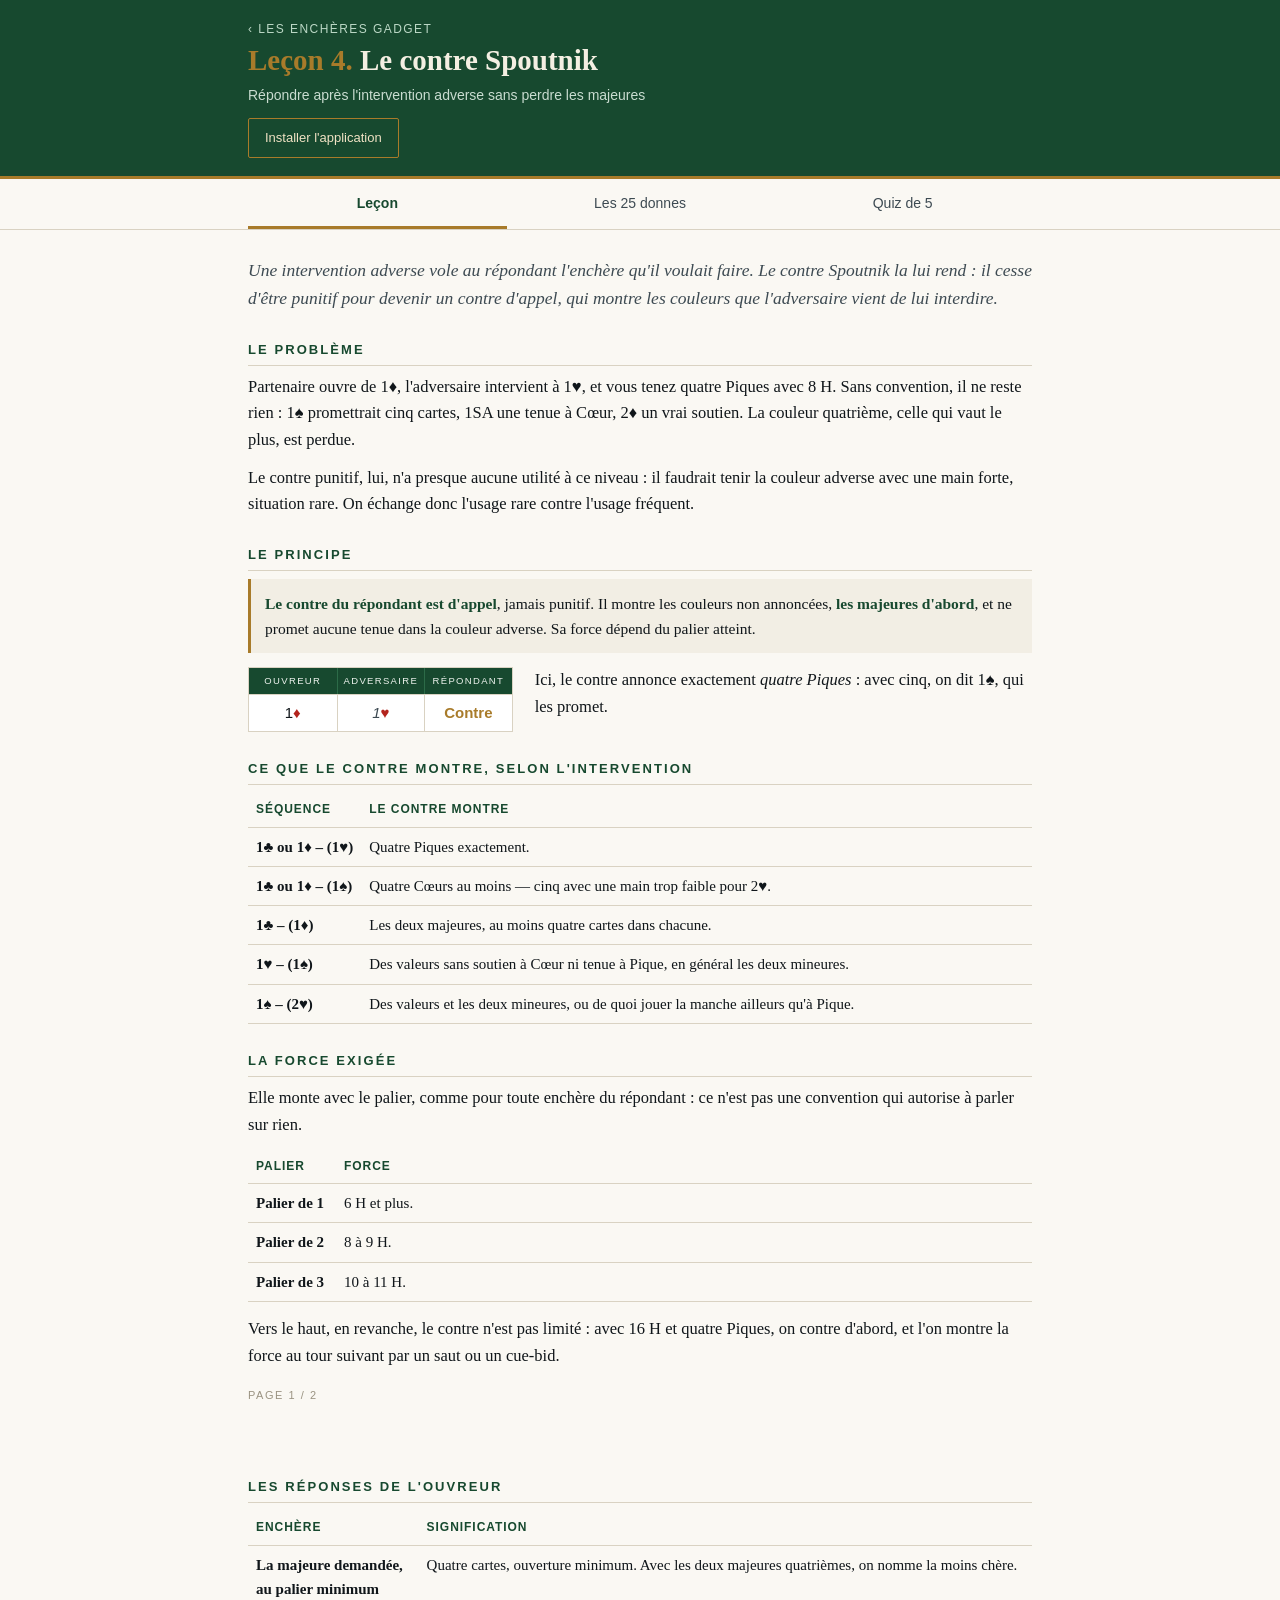
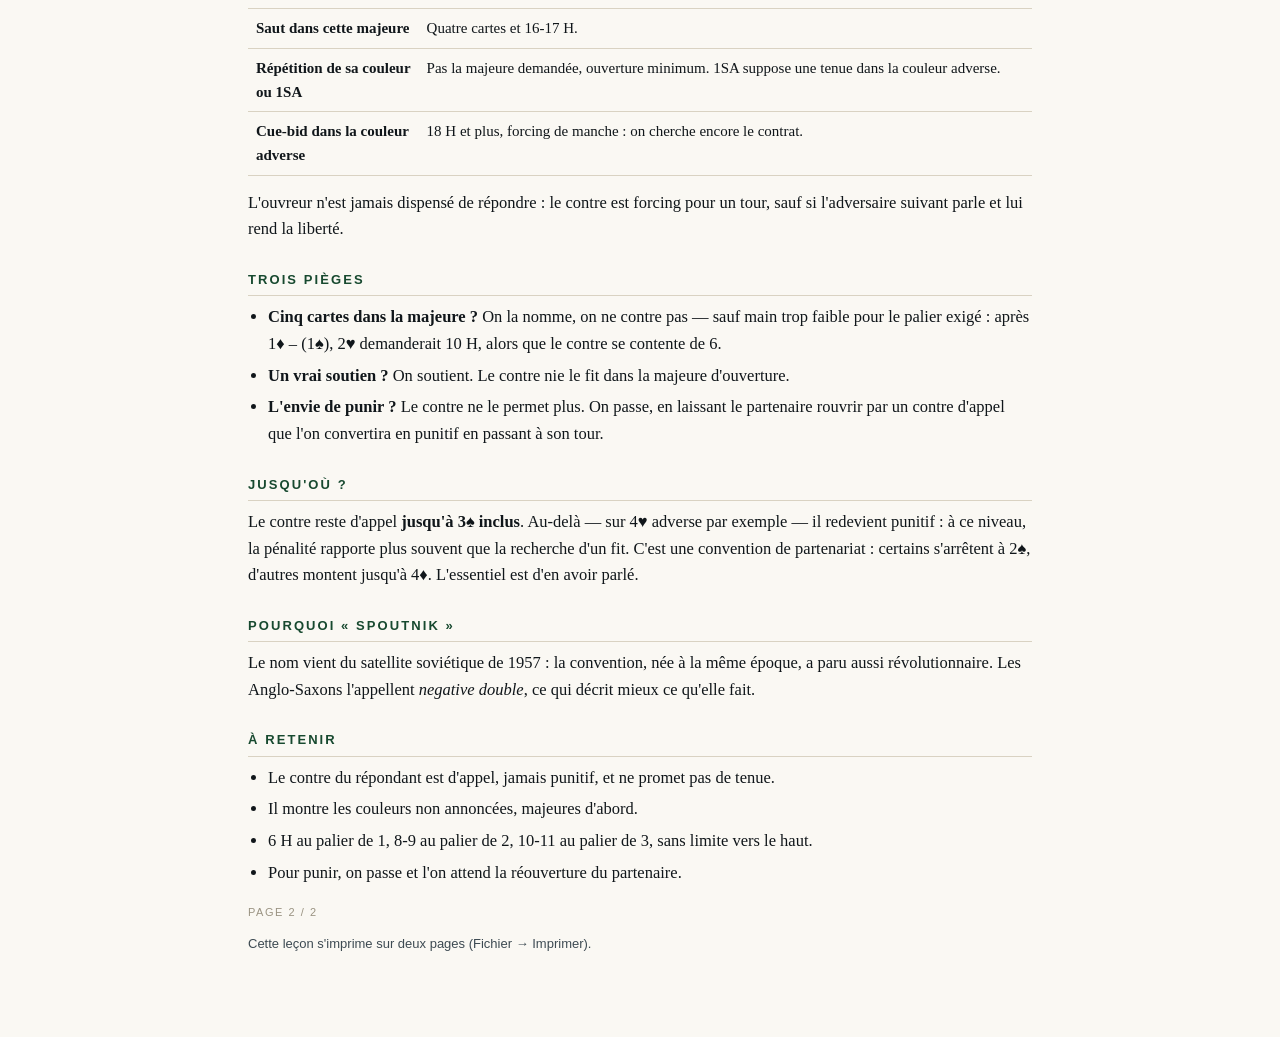
<file: lecon-04-spoutnik.html>
<!DOCTYPE html>
<html lang="fr">
<head>
<meta charset="utf-8">
<meta name="viewport" content="width=device-width, initial-scale=1, viewport-fit=cover">
<meta name="theme-color" content="#17492f">
<meta name="mobile-web-app-capable" content="yes">
<meta name="apple-mobile-web-app-status-bar-style" content="black-translucent">
<title>Leçon 4 — Le contre Spoutnik · Les enchères gadget</title>
<link rel="manifest" href="manifest.webmanifest">
<link rel="apple-touch-icon" href="icon-180.png">
<link rel="icon" href="icon-192.png">
<style>
:root{
  --ink:#10161a;
  --ink-soft:#3d4a52;
  --paper:#faf8f3;
  --paper-2:#f2eee4;
  --baize:#17492f;
  --baize-light:#2c6b48;
  --brass:#a87b2a;
  --rouge:#b3231c;
  --rule:#d9d2c2;
  --ok:#1d6b41;
  --ko:#a3241d;
}
*{box-sizing:border-box}
html,body{margin:0;padding:0}
body{
  background:var(--paper);
  color:var(--ink);
  font-family:-apple-system,BlinkMacSystemFont,"Segoe UI",Roboto,Helvetica,Arial,sans-serif;
  font-size:16px;line-height:1.5;
  -webkit-text-size-adjust:100%;
}
.wrap{max-width:820px;margin:0 auto;padding:0 18px 64px}

/* ---------- en-tête ---------- */
header.top{
  background:var(--baize);
  color:#f4efe2;
  border-bottom:3px solid var(--brass);
}
header.top .wrap{padding-top:20px;padding-bottom:18px}
.serie{
  font-size:12px;letter-spacing:.22em;text-transform:uppercase;
  color:#bcd8c6;margin:0 0 6px;
}
header.top h1{
  font-family:Georgia,"Palatino Linotype",Palatino,serif;
  font-weight:600;font-size:29px;line-height:1.15;margin:0;
}
header.top h1 .num{color:var(--brass)}
.soustitre{margin:8px 0 0;font-size:14px;color:#c9dcd0}
.installer{
  appearance:none;margin-top:12px;background:none;border:1px solid var(--brass);
  color:#f0e2c4;font:inherit;font-size:13px;padding:9px 16px;border-radius:2px;cursor:pointer;
}
.installer:hover{background:var(--brass);color:#12241a}

/* ---------- onglets ---------- */
nav.tabs{position:sticky;top:0;z-index:20;background:var(--paper);border-bottom:1px solid var(--rule)}
nav.tabs .wrap{display:flex;gap:4px;padding-top:0;padding-bottom:0}
nav.tabs label{
  flex:1;cursor:pointer;user-select:none;text-align:center;
  font-size:14px;color:var(--ink-soft);
  padding:14px 6px 12px;border-bottom:3px solid transparent;
}
.onglet-radio{position:absolute;width:1px;height:1px;opacity:0;pointer-events:none}
#r-lecon:checked ~ nav.tabs label[for="r-lecon"],
#r-donnes:checked ~ nav.tabs label[for="r-donnes"],
#r-quiz:checked ~ nav.tabs label[for="r-quiz"]{
  color:var(--baize);font-weight:600;border-bottom-color:var(--brass);
}
#r-lecon:focus-visible ~ nav.tabs label[for="r-lecon"],
#r-donnes:focus-visible ~ nav.tabs label[for="r-donnes"],
#r-quiz:focus-visible ~ nav.tabs label[for="r-quiz"]{outline:2px solid var(--brass);outline-offset:-2px}

section.panel{display:none}
#r-lecon:checked ~ #panel-lecon,
#r-donnes:checked ~ #panel-donnes,
#r-quiz:checked ~ #panel-quiz{display:block}

/* réponses des donnes : <details>, sans JavaScript */
details.reveler-bloc{margin-top:2px}
details.reveler-bloc > summary{
  list-style:none;cursor:pointer;display:block;text-align:center;
  border:1px solid var(--baize);color:var(--baize);
  font-size:13.5px;padding:10px 14px;border-radius:2px;
}
details.reveler-bloc > summary::-webkit-details-marker{display:none}
details.reveler-bloc[open] > summary{display:none}

/* ---------- leçon ---------- */
.lecon{font-family:Georgia,"Palatino Linotype",Palatino,serif;font-size:16.5px;line-height:1.62}
.lecon .page{padding:26px 0 8px}
.lecon h2{
  font-size:13px;letter-spacing:.16em;text-transform:uppercase;
  font-family:-apple-system,BlinkMacSystemFont,"Segoe UI",Roboto,sans-serif;
  color:var(--baize);margin:26px 0 8px;padding-bottom:5px;border-bottom:1px solid var(--rule);
}
.lecon h2:first-child{margin-top:0}
.lecon p{margin:0 0 11px}
.lecon ul{margin:0 0 11px;padding-left:20px}
.lecon li{margin-bottom:5px}
.lecon .chapo{font-size:17.5px;color:var(--ink-soft);font-style:italic;margin-bottom:16px}
.encadre{
  background:var(--paper-2);border-left:3px solid var(--brass);
  padding:12px 14px;margin:0 0 14px;font-size:15.5px;
}
.encadre strong{color:var(--baize)}
table.reponses{border-collapse:collapse;width:100%;margin:0 0 14px;font-size:15px}
table.reponses th,table.reponses td{border-bottom:1px solid var(--rule);padding:7px 8px;text-align:left;vertical-align:top}
table.reponses th{
  font-family:-apple-system,BlinkMacSystemFont,"Segoe UI",Roboto,sans-serif;
  font-size:12px;letter-spacing:.08em;text-transform:uppercase;color:var(--baize);
}
table.reponses td:first-child{white-space:nowrap;font-weight:600;width:88px}
.pied-page{
  font-family:-apple-system,BlinkMacSystemFont,sans-serif;font-size:11px;
  letter-spacing:.14em;text-transform:uppercase;color:#9a9382;
}

/* ---------- diagramme d'enchères (élément signature) ---------- */
.encheres{
  display:inline-block;border:1px solid var(--rule);background:#fff;
  font-family:-apple-system,BlinkMacSystemFont,"Segoe UI",Roboto,sans-serif;
  min-width:220px;
}
.encheres .entete{display:grid;grid-template-columns:1fr 1fr;background:var(--baize);color:#eef3ee}
.encheres .entete span{
  padding:5px 10px;font-size:10.5px;letter-spacing:.14em;text-transform:uppercase;text-align:center;
}
.encheres .entete span+span{border-left:1px solid var(--baize-light)}
.encheres .ligne{display:grid;grid-template-columns:1fr 1fr}
.encheres .ligne span{
  padding:6px 10px;text-align:center;font-size:16px;border-top:1px solid var(--rule);
}
.encheres .ligne span+span{border-left:1px solid var(--rule)}
.encheres .attente{color:var(--brass);font-weight:700}
.r{color:var(--rouge)}
.n{color:var(--ink)}

/* ---------- main ---------- */
.main{
  font-family:"SF Mono",Menlo,Consolas,monospace;font-size:16px;line-height:1.85;
  background:#fff;border:1px solid var(--rule);padding:10px 14px;display:inline-block;min-width:190px;
}
.main div{white-space:nowrap}
.main .sym{display:inline-block;width:1.2em}

/* ---------- donnes ---------- */
.donne{
  background:#fff;border:1px solid var(--rule);border-radius:2px;
  padding:16px;margin:0 0 14px;
}
.donne .num{
  font-size:11px;letter-spacing:.16em;text-transform:uppercase;color:var(--brass);
  font-weight:700;margin-bottom:10px;
}
.donne .num .role{color:var(--ink-soft);font-weight:400;letter-spacing:.06em}
.duo{display:flex;gap:22px;flex-wrap:wrap;align-items:flex-start}
.question{margin:12px 0 10px;font-size:15px;color:var(--ink-soft)}
.reponse-bloc{border-top:1px solid var(--rule);padding-top:11px;margin-top:11px}
.verdict{font-weight:700;font-size:17px;margin-bottom:6px}
.verdict.bon{color:var(--ok)}
.verdict.mauvais{color:var(--ko)}
.commentaire{font-size:14.5px;color:var(--ink-soft);line-height:1.55}
.commentaire em{color:var(--baize);font-style:normal;font-weight:600}
.alt{
  margin-top:8px;font-size:13.5px;color:var(--brass);
  border-left:2px solid var(--brass);padding-left:9px;
}
button.reveler{
  appearance:none;border:1px solid var(--baize);background:none;color:var(--baize);
  font:inherit;font-size:13.5px;padding:7px 14px;border-radius:2px;cursor:pointer;
}
button.reveler:hover{background:var(--baize);color:#fff}

/* ---------- boutons de réponse ---------- */
.choix{display:flex;flex-wrap:wrap;gap:8px;margin-top:12px}
.choix button{
  appearance:none;border:1px solid var(--rule);background:#fff;color:var(--ink);
  font:inherit;font-size:17px;min-width:74px;padding:10px 14px;border-radius:2px;cursor:pointer;
}
.choix button:hover:not(:disabled){border-color:var(--baize);background:var(--paper-2)}
.choix button:disabled{cursor:default;opacity:.55}
.choix button.juste{background:#e7f1ea;border-color:var(--ok);color:var(--ok);opacity:1;font-weight:700}
.choix button.faux{background:#f7e7e6;border-color:var(--ko);color:var(--ko);opacity:1;font-weight:700}

/* ---------- quiz ---------- */
.barre{
  display:flex;align-items:center;gap:12px;margin:22px 0 18px;
  font-size:13px;color:var(--ink-soft);
}
.jauge{flex:1;height:5px;background:var(--paper-2);border-radius:3px;overflow:hidden}
.jauge i{display:block;height:100%;background:var(--brass);width:0;transition:width .3s}
.bilan{background:#fff;border:1px solid var(--rule);padding:22px;text-align:center}
.bilan .score{
  font-family:Georgia,serif;font-size:44px;color:var(--baize);line-height:1;margin-bottom:6px;
}
.bilan .score small{font-size:20px;color:var(--ink-soft)}
.bilan p{color:var(--ink-soft);font-size:14.5px;margin:6px 0 16px}
button.primaire{
  appearance:none;border:0;background:var(--baize);color:#fff;font:inherit;font-size:15px;
  padding:12px 26px;border-radius:2px;cursor:pointer;
}
button.primaire:hover{background:var(--baize-light)}
.stats{margin-top:22px;font-size:13px;color:var(--ink-soft);text-align:center}
.intro-quiz{margin:22px 0;font-size:15px;color:var(--ink-soft)}
.alerte{background:#f7e7e6;border-left:3px solid var(--ko);padding:10px 12px;margin:18px 0;font-size:13px}

/* ---------- historique des notes ---------- */
.historique{margin-top:26px;border-top:1px solid var(--rule);padding-top:16px}
.historique h3{
  font-size:11.5px;letter-spacing:.16em;text-transform:uppercase;color:var(--baize);
  margin:0 0 4px;font-weight:600;
}
.historique .resume{font-size:13px;color:var(--ink-soft);margin:0 0 14px}
.courbe{
  display:flex;align-items:flex-end;gap:6px;height:118px;
  overflow-x:auto;padding-bottom:4px;-webkit-overflow-scrolling:touch;
}
.courbe .col{
  flex:0 0 34px;display:flex;flex-direction:column;align-items:center;gap:4px;height:100%;
  justify-content:flex-end;
}
.courbe .val{font-size:11px;color:var(--ink-soft);font-variant-numeric:tabular-nums}
.courbe .bar{
  width:100%;background:var(--brass);border-radius:2px 2px 0 0;min-height:3px;
  transition:height .35s ease;
}
.courbe .bar.haut{background:var(--ok)}
.courbe .bar.bas{background:var(--ko)}
.courbe .rang{font-size:10px;color:#9a9382;font-variant-numeric:tabular-nums}
.courbe .col.derniere .val{color:var(--baize);font-weight:700}
.effacer{
  appearance:none;background:none;border:0;font:inherit;font-size:12px;
  color:var(--ink-soft);text-decoration:underline;cursor:pointer;padding:8px 0 0;
}

@media (max-width:560px){
  header.top h1{font-size:22px}
  header.top .wrap{padding-top:16px;padding-bottom:14px}
  .soustitre{font-size:13px}
  .wrap{padding-left:14px;padding-right:14px;padding-bottom:48px}
  .lecon{font-size:16px;line-height:1.58}
  nav.tabs button{font-size:13px;padding:14px 4px 12px}
  /* diagramme et main côte à côte, chacun sur une moitié d'écran */
  .duo{gap:10px}
  .encheres{flex:1 1 0;min-width:0}
  .encheres .entete span{padding:4px 4px;font-size:9.5px;letter-spacing:.08em}
  .encheres .ligne span{padding:6px 4px;font-size:15px}
  .main{flex:1 1 0;min-width:0;font-size:15px;padding:8px 10px;line-height:1.75}
  .donne{padding:14px 13px}
  table.reponses{font-size:14px}
  table.reponses th,table.reponses td{padding:6px 5px}
  table.reponses td:first-child{width:74px}
  /* boutons de réponse : deux par ligne, cible tactile confortable */
  .choix{gap:7px}
  .choix button{flex:1 1 calc(50% - 4px);min-width:0;padding:14px 8px;font-size:18px}
  button.primaire{width:100%;padding:14px 20px}
  button.reveler{width:100%;padding:12px 14px}
  .bilan{padding:18px 14px}
  .bilan .score{font-size:38px}
  .courbe .col{flex:0 0 30px}
}
@media (max-width:360px){
  .encheres .ligne span{font-size:14px}
  .main{font-size:14px}
}
@media (hover:none){
  .choix button:hover:not(:disabled){background:#fff;border-color:var(--rule)}
  button.reveler:hover{background:none;color:var(--baize)}
}
html{-webkit-tap-highlight-color:rgba(23,73,47,.12)}

/* ---------- impression : la leçon sur deux pages ---------- */
@media print{
  nav.tabs,header.top,.no-print{display:none !important}
  body{background:#fff;font-size:10.5pt}
  .wrap{max-width:none;padding:0}
  section.panel{display:none !important}
  section#panel-lecon{display:block !important}
  .lecon{font-size:10.5pt;line-height:1.42}
  .lecon h2{margin:12pt 0 5pt;font-size:9pt}
  .lecon .page{padding:0}
  .lecon .page + .page{break-before:page;page-break-before:always}
  .encadre,.donne,.encheres,table.reponses{break-inside:avoid;page-break-inside:avoid}
  .titre-impression{display:block !important}
}
.titre-impression{display:none;font-family:Georgia,serif;font-size:16pt;margin:0 0 4pt}
.sous-impression{display:none}
@media print{.sous-impression{display:block;font-size:9pt;color:#555;margin:0 0 10pt}}

/* ---------- page d'accueil ---------- */
body.accueil header.top h1 .num{color:var(--brass)}
.retour{color:#bcd8c6;text-decoration:none;letter-spacing:.12em}
.retour:hover{color:#fff}
.sommaire{margin:28px 0 0}
.sommaire h2{
  font-size:12px;letter-spacing:.16em;text-transform:uppercase;color:var(--baize);
  margin:0 0 12px;padding-bottom:6px;border-bottom:1px solid var(--rule);
}
.carte-lecon{
  display:block;background:#fff;border:1px solid var(--rule);border-left:3px solid var(--brass);
  padding:15px 16px;margin:0 0 12px;text-decoration:none;color:var(--ink);
}
.carte-lecon:hover{border-left-color:var(--baize);background:#fffef9}
.carte-lecon .numero{
  display:block;font-size:11px;letter-spacing:.16em;text-transform:uppercase;
  color:var(--brass);font-weight:700;margin-bottom:5px;
}
.carte-lecon .titre-lecon{
  display:block;font-family:Georgia,"Palatino Linotype",serif;font-size:20px;
  color:var(--baize);margin-bottom:5px;line-height:1.2;
}
.carte-lecon .resume-lecon{display:block;font-size:14px;color:var(--ink-soft);line-height:1.5}
.carte-lecon .note-lecon{
  display:block;margin-top:9px;font-size:12.5px;color:var(--brass);
  border-top:1px solid var(--paper-2);padding-top:8px;
}
.carte-lecon.future{
  border-left-color:var(--rule);background:var(--paper-2);opacity:.75;cursor:default;
}
.carte-lecon.future .numero{color:#9a9382}
.carte-lecon.future .titre-lecon{font-size:17px;color:var(--ink-soft)}
.mention{font-size:12.5px;color:#9a9382;margin:26px 0 0;line-height:1.5}

/* ---------- aide à l'installation ---------- */
.aide-install{
  margin-top:10px;background:rgba(0,0,0,.18);border-left:3px solid var(--brass);
  padding:10px 12px;font-size:13px;line-height:1.55;color:#e6efe8;
}
.aide-install strong{color:var(--brass)}

/* ---------- diagramme à trois colonnes (enchères adverses) ---------- */
.encheres.trois{min-width:250px}
.encheres.trois .entete,.encheres.trois .ligne{grid-template-columns:1fr 1fr 1fr}
.encheres.trois .entete span{padding:5px 6px;font-size:9.5px}
.encheres.trois .ligne span{padding:6px 6px;font-size:15px}
.encheres .adv{color:var(--ink-soft);font-style:italic}
@media (max-width:560px){
  .encheres.trois .entete span{font-size:8.5px;letter-spacing:.04em;padding:4px 2px}
  .encheres.trois .ligne span{font-size:14px;padding:6px 2px}
}

</style>
</head>
<body>

<input type="radio" name="onglet" id="r-lecon" class="onglet-radio" checked>
<input type="radio" name="onglet" id="r-donnes" class="onglet-radio">
<input type="radio" name="onglet" id="r-quiz" class="onglet-radio">

<header class="top">
  <div class="wrap">
    <p class="serie"><a class="retour" href="index.html">‹ Les enchères gadget</a></p>
    <h1><span class="num">Leçon 4.</span> Le contre Spoutnik</h1>
    <p class="soustitre">Répondre après l'intervention adverse sans perdre les majeures</p>
    <button id="installer" class="installer" onclick="installer()">Installer l'application</button>
    <div id="aide-install" class="aide-install" hidden>
      <strong>Android</strong> — menu ⋮ de Chrome, puis « Ajouter à l'écran d'accueil ».<br>
      <strong>iPhone</strong> — bouton Partager de Safari, puis « Sur l'écran d'accueil ».
    </div>
  </div>
</header>

<nav class="tabs">
  <div class="wrap">
    <label for="r-lecon">Leçon</label>
    <label for="r-donnes">Les 25 donnes</label>
    <label for="r-quiz">Quiz de 5</label>
  </div>
</nav>

<section class="panel" id="panel-lecon">
<div class="wrap lecon">
<div class="page">
      <p class="titre-impression">Les enchères gadget — Leçon 4 : le contre Spoutnik</p>
      <p class="sous-impression">Page 1 / 2 — le principe et les forces exigées</p>

      <p class="chapo">Une intervention adverse vole au répondant l'enchère qu'il voulait faire. Le contre Spoutnik la lui rend : il cesse d'être punitif pour devenir un contre d'appel, qui montre les couleurs que l'adversaire vient de lui interdire.</p>

      <h2>Le problème</h2>
      <p>Partenaire ouvre de 1♦, l'adversaire intervient à 1♥, et vous tenez quatre Piques avec 8 H. Sans convention, il ne reste rien : 1♠ promettrait cinq cartes, 1SA une tenue à Cœur, 2♦ un vrai soutien. La couleur quatrième, celle qui vaut le plus, est perdue.</p>
      <p>Le contre punitif, lui, n'a presque aucune utilité à ce niveau : il faudrait tenir la couleur adverse avec une main forte, situation rare. On échange donc l'usage rare contre l'usage fréquent.</p>

      <h2>Le principe</h2>
      <div class="encadre">
        <strong>Le contre du répondant est d'appel</strong>, jamais punitif. Il montre les couleurs non annoncées, <strong>les majeures d'abord</strong>, et ne promet aucune tenue dans la couleur adverse. Sa force dépend du palier atteint.
      </div>
      <div class="duo">
        <div class="encheres trois" aria-label="1 Carreau, 1 Coeur, Contre">
          <div class="entete"><span>Ouvreur</span><span>Adversaire</span><span>Répondant</span></div>
          <div class="ligne"><span>1<b class="r">♦</b></span><span class="adv">1<b class="r">♥</b></span><span class="attente">Contre</span></div>
        </div>
        <div style="flex:1;min-width:200px">
          <p style="margin-top:0">Ici, le contre annonce exactement <em>quatre Piques</em> : avec cinq, on dit 1♠, qui les promet.</p>
        </div>
      </div>

      <h2>Ce que le contre montre, selon l'intervention</h2>
      <table class="reponses">
        <tr><th>Séquence</th><th>Le contre montre</th></tr>
        <tr><td>1♣ ou 1♦ – (1♥)</td><td>Quatre Piques exactement.</td></tr>
        <tr><td>1♣ ou 1♦ – (1♠)</td><td>Quatre Cœurs au moins — cinq avec une main trop faible pour 2♥.</td></tr>
        <tr><td>1♣ – (1♦)</td><td>Les deux majeures, au moins quatre cartes dans chacune.</td></tr>
        <tr><td>1♥ – (1♠)</td><td>Des valeurs sans soutien à Cœur ni tenue à Pique, en général les deux mineures.</td></tr>
        <tr><td>1♠ – (2♥)</td><td>Des valeurs et les deux mineures, ou de quoi jouer la manche ailleurs qu'à Pique.</td></tr>
      </table>

      <h2>La force exigée</h2>
      <p>Elle monte avec le palier, comme pour toute enchère du répondant : ce n'est pas une convention qui autorise à parler sur rien.</p>
      <table class="reponses">
        <tr><th>Palier</th><th>Force</th></tr>
        <tr><td>Palier de 1</td><td>6 H et plus.</td></tr>
        <tr><td>Palier de 2</td><td>8 à 9 H.</td></tr>
        <tr><td>Palier de 3</td><td>10 à 11 H.</td></tr>
      </table>
      <p>Vers le haut, en revanche, le contre n'est pas limité : avec 16 H et quatre Piques, on contre d'abord, et l'on montre la force au tour suivant par un saut ou un cue-bid.</p>
      <p class="pied-page" style="color:#9a9382;margin-top:18px">Page 1 / 2</p>
    </div>

    <div class="page">
      <p class="sous-impression">Page 2 / 2 — les réponses de l'ouvreur, les pièges, les limites</p>

      <h2>Les réponses de l'ouvreur</h2>
      <table class="reponses">
        <tr><th>Enchère</th><th>Signification</th></tr>
        <tr><td>La majeure demandée,<br>au palier minimum</td><td>Quatre cartes, ouverture minimum. Avec les deux majeures quatrièmes, on nomme la moins chère.</td></tr>
        <tr><td>Saut dans cette majeure</td><td>Quatre cartes et 16-17 H.</td></tr>
        <tr><td>Répétition de sa couleur<br>ou 1SA</td><td>Pas la majeure demandée, ouverture minimum. 1SA suppose une tenue dans la couleur adverse.</td></tr>
        <tr><td>Cue-bid dans la couleur<br>adverse</td><td>18 H et plus, forcing de manche : on cherche encore le contrat.</td></tr>
      </table>
      <p>L'ouvreur n'est jamais dispensé de répondre : le contre est forcing pour un tour, sauf si l'adversaire suivant parle et lui rend la liberté.</p>

      <h2>Trois pièges</h2>
      <ul>
        <li><strong>Cinq cartes dans la majeure ?</strong> On la nomme, on ne contre pas — sauf main trop faible pour le palier exigé : après 1♦ – (1♠), 2♥ demanderait 10 H, alors que le contre se contente de 6.</li>
        <li><strong>Un vrai soutien ?</strong> On soutient. Le contre nie le fit dans la majeure d'ouverture.</li>
        <li><strong>L'envie de punir ?</strong> Le contre ne le permet plus. On passe, en laissant le partenaire rouvrir par un contre d'appel que l'on convertira en punitif en passant à son tour.</li>
      </ul>

      <h2>Jusqu'où ?</h2>
      <p>Le contre reste d'appel <strong>jusqu'à 3♠ inclus</strong>. Au-delà — sur 4♥ adverse par exemple — il redevient punitif : à ce niveau, la pénalité rapporte plus souvent que la recherche d'un fit. C'est une convention de partenariat : certains s'arrêtent à 2♠, d'autres montent jusqu'à 4♦. L'essentiel est d'en avoir parlé.</p>

      <h2>Pourquoi « Spoutnik »</h2>
      <p>Le nom vient du satellite soviétique de 1957 : la convention, née à la même époque, a paru aussi révolutionnaire. Les Anglo-Saxons l'appellent <em>negative double</em>, ce qui décrit mieux ce qu'elle fait.</p>

      <h2>À retenir</h2>
      <ul>
        <li>Le contre du répondant est d'appel, jamais punitif, et ne promet pas de tenue.</li>
        <li>Il montre les couleurs non annoncées, majeures d'abord.</li>
        <li>6 H au palier de 1, 8-9 au palier de 2, 10-11 au palier de 3, sans limite vers le haut.</li>
        <li>Pour punir, on passe et l'on attend la réouverture du partenaire.</li>
      </ul>
      <p class="pied-page" style="color:#9a9382;margin-top:18px">Page 2 / 2</p>
      <p class="no-print" style="font-family:-apple-system,sans-serif;font-size:13px;color:var(--ink-soft)">
        Cette leçon s'imprime sur deux pages (Fichier → Imprimer).
      </p>
    </div>
</div>
</section>

<section class="panel" id="panel-donnes">
<div class="wrap">
  <p class="intro-quiz">Les 25 donnes de la leçon. Réfléchissez, puis dépliez la réponse.</p>
  <div id="liste-donnes">
      <article class="donne">
        <div class="num">Donne 01 <span class="role">· vous êtes le répondant · 9 H</span></div>
        <div class="duo"><div class="encheres trois"><div class="entete"><span>Ouvreur</span><span>Adversaire</span><span>Répondant</span></div><div class="ligne"><span>1<b class="r">♦</b></span><span class="adv">1<b class="r">♥</b></span><span class="attente">?</span></div></div><div class="main"><div><span class="sym n">♠</span>R 9 6 4</div><div><span class="sym r">♥</span>8 5</div><div><span class="sym r">♦</span>D 10 7</div><div><span class="sym n">♣</span>A 8 5 3</div></div></div>
        <p class="question">Neuf points et quatre Piques. Que dites-vous ?</p>
        <details class="reveler-bloc"><summary>Afficher la réponse</summary>
          <div class="reponse-bloc"><div class="verdict bon">Contre</div>
          <div class="commentaire"><em>Contre</em> : quatre Piques exactement, 9 H. 1<b class="n">♠</b> promettrait cinq cartes, 1SA une tenue à Cœur que vous n'avez pas. C'est la donne type de la convention.</div>
          </div>
        </details>
      </article>
      <article class="donne">
        <div class="num">Donne 02 <span class="role">· vous êtes le répondant · 8 H</span></div>
        <div class="duo"><div class="encheres trois"><div class="entete"><span>Ouvreur</span><span>Adversaire</span><span>Répondant</span></div><div class="ligne"><span>1<b class="r">♦</b></span><span class="adv">1<b class="r">♥</b></span><span class="attente">?</span></div></div><div class="main"><div><span class="sym n">♠</span>A V 9 7 3</div><div><span class="sym r">♥</span>6 4</div><div><span class="sym r">♦</span>R 8 5</div><div><span class="sym n">♣</span>9 7 2</div></div></div>
        <p class="question">Cinq Piques, 8 H. Que dites-vous ?</p>
        <details class="reveler-bloc"><summary>Afficher la réponse</summary>
          <div class="reponse-bloc"><div class="verdict bon">1<b class="n">♠</b></div>
          <div class="commentaire"><em>1<b class="n">♠</b></em>, naturel. Le contre est réservé aux couleurs quatrièmes : avec cinq cartes on nomme, c'est plus précis et cela n'a rien coûté.</div>
          </div>
        </details>
      </article>
      <article class="donne">
        <div class="num">Donne 03 <span class="role">· vous êtes le répondant · 3 H</span></div>
        <div class="duo"><div class="encheres trois"><div class="entete"><span>Ouvreur</span><span>Adversaire</span><span>Répondant</span></div><div class="ligne"><span>1<b class="r">♦</b></span><span class="adv">1<b class="r">♥</b></span><span class="attente">?</span></div></div><div class="main"><div><span class="sym n">♠</span>D 8 6 5</div><div><span class="sym r">♥</span>9 7 3</div><div><span class="sym r">♦</span>10 8 4</div><div><span class="sym n">♣</span>V 7 2</div></div></div>
        <p class="question">Quatre Piques, mais trois points. Que dites-vous ?</p>
        <details class="reveler-bloc"><summary>Afficher la réponse</summary>
          <div class="reponse-bloc"><div class="verdict bon">Passe</div>
          <div class="commentaire"><em>Passe</em>. Même au palier de 1, le contre demande 6 H : la convention ne dispense pas d'avoir des valeurs, sinon l'ouvreur enchérirait dans le vide.</div>
          </div>
        </details>
      </article>
      <article class="donne">
        <div class="num">Donne 04 <span class="role">· vous êtes le répondant · 7 H</span></div>
        <div class="duo"><div class="encheres trois"><div class="entete"><span>Ouvreur</span><span>Adversaire</span><span>Répondant</span></div><div class="ligne"><span>1<b class="n">♣</b></span><span class="adv">1<b class="r">♦</b></span><span class="attente">?</span></div></div><div class="main"><div><span class="sym n">♠</span>R 9 7 5</div><div><span class="sym r">♥</span>A 8 6 3</div><div><span class="sym r">♦</span>9 4</div><div><span class="sym n">♣</span>10 7 2</div></div></div>
        <p class="question">Les deux majeures quatrièmes, 7 H. Que dites-vous ?</p>
        <details class="reveler-bloc"><summary>Afficher la réponse</summary>
          <div class="reponse-bloc"><div class="verdict bon">Contre</div>
          <div class="commentaire"><em>Contre</em> : sur une intervention à 1<b class="r">♦</b>, il montre les deux majeures. Nommer l'une des deux vous ferait perdre l'autre ; l'ouvreur choisira la sienne.</div>
          </div>
        </details>
      </article>
      <article class="donne">
        <div class="num">Donne 05 <span class="role">· vous êtes le répondant · 10 H</span></div>
        <div class="duo"><div class="encheres trois"><div class="entete"><span>Ouvreur</span><span>Adversaire</span><span>Répondant</span></div><div class="ligne"><span>1<b class="n">♣</b></span><span class="adv">1<b class="r">♦</b></span><span class="attente">?</span></div></div><div class="main"><div><span class="sym n">♠</span>9 6 3</div><div><span class="sym r">♥</span>R V 8 5</div><div><span class="sym r">♦</span>D 7 2</div><div><span class="sym n">♣</span>A 4 3</div></div></div>
        <p class="question">Une seule majeure quatrième, 10 H. Que dites-vous ?</p>
        <details class="reveler-bloc"><summary>Afficher la réponse</summary>
          <div class="reponse-bloc"><div class="verdict bon">1<b class="r">♥</b></div>
          <div class="commentaire"><em>1<b class="r">♥</b></em>, naturel. Le contre sur 1<b class="r">♦</b> promet les <em>deux</em> majeures : avec une seule, on la nomme, l'espace est encore libre au palier de 1.</div>
          </div>
        </details>
      </article>
      <article class="donne">
        <div class="num">Donne 06 <span class="role">· vous êtes le répondant · 8 H</span></div>
        <div class="duo"><div class="encheres trois"><div class="entete"><span>Ouvreur</span><span>Adversaire</span><span>Répondant</span></div><div class="ligne"><span>1<b class="r">♥</b></span><span class="adv">1<b class="n">♠</b></span><span class="attente">?</span></div></div><div class="main"><div><span class="sym n">♠</span>8 4</div><div><span class="sym r">♥</span>9 5</div><div><span class="sym r">♦</span>A V 7 3</div><div><span class="sym n">♣</span>R 10 8 6 2</div></div></div>
        <p class="question">Huit points, les deux mineures, aucun soutien. Que dites-vous ?</p>
        <details class="reveler-bloc"><summary>Afficher la réponse</summary>
          <div class="reponse-bloc"><div class="verdict bon">Contre</div>
          <div class="commentaire"><em>Contre</em> : des valeurs, pas de soutien à Cœur, pas de tenue à Pique. Il montre ici les deux mineures et laisse l'ouvreur décrire sa main.</div>
          </div>
        </details>
      </article>
      <article class="donne">
        <div class="num">Donne 07 <span class="role">· vous êtes le répondant · 10 H</span></div>
        <div class="duo"><div class="encheres trois"><div class="entete"><span>Ouvreur</span><span>Adversaire</span><span>Répondant</span></div><div class="ligne"><span>1<b class="n">♠</b></span><span class="adv">2<b class="r">♥</b></span><span class="attente">?</span></div></div><div class="main"><div><span class="sym n">♠</span>7 4</div><div><span class="sym r">♥</span>9 3</div><div><span class="sym r">♦</span>R V 8 5</div><div><span class="sym n">♣</span>A D 9 6 2</div></div></div>
        <p class="question">L'intervention est au palier de 2. Que dites-vous ?</p>
        <details class="reveler-bloc"><summary>Afficher la réponse</summary>
          <div class="reponse-bloc"><div class="verdict bon">Contre</div>
          <div class="commentaire"><em>Contre</em> : 10 H, au-dessus des 8-9 exigés au palier de 2. 3<b class="n">♣</b> enfermerait la donne dans une seule mineure alors que vous en avez deux.</div>
          </div>
        </details>
      </article>
      <article class="donne">
        <div class="num">Donne 08 <span class="role">· vous êtes le répondant · 6 H</span></div>
        <div class="duo"><div class="encheres trois"><div class="entete"><span>Ouvreur</span><span>Adversaire</span><span>Répondant</span></div><div class="ligne"><span>1<b class="r">♦</b></span><span class="adv">1<b class="n">♠</b></span><span class="attente">?</span></div></div><div class="main"><div><span class="sym n">♠</span>9 5</div><div><span class="sym r">♥</span>R V 8 3</div><div><span class="sym r">♦</span>D 10 6</div><div><span class="sym n">♣</span>9 7 4 2</div></div></div>
        <p class="question">Quatre Cœurs, six points. Que dites-vous ?</p>
        <details class="reveler-bloc"><summary>Afficher la réponse</summary>
          <div class="reponse-bloc"><div class="verdict bon">Contre</div>
          <div class="commentaire"><em>Contre</em> : après une intervention à 1<b class="n">♠</b>, il montre quatre Cœurs. 2<b class="r">♥</b> demanderait 10 H et vous n'en avez que six.</div>
          </div>
        </details>
      </article>
      <article class="donne">
        <div class="num">Donne 09 <span class="role">· vous êtes le répondant · 6 H</span></div>
        <div class="duo"><div class="encheres trois"><div class="entete"><span>Ouvreur</span><span>Adversaire</span><span>Répondant</span></div><div class="ligne"><span>1<b class="r">♦</b></span><span class="adv">1<b class="n">♠</b></span><span class="attente">?</span></div></div><div class="main"><div><span class="sym n">♠</span>8 4</div><div><span class="sym r">♥</span>R 10 8 6 3</div><div><span class="sym r">♦</span>D 9 5</div><div><span class="sym n">♣</span>V 6 2</div></div></div>
        <p class="question">Cinq Cœurs, mais six points seulement. Que dites-vous ?</p>
        <details class="reveler-bloc"><summary>Afficher la réponse</summary>
          <div class="reponse-bloc"><div class="verdict bon">Contre</div>
          <div class="commentaire"><em>Contre</em>, malgré la cinquième carte : 2<b class="r">♥</b> exigerait 10 H. C'est la seule entorse admise à la règle des quatre cartes — la force commande avant la longueur.</div>
          </div>
        </details>
      </article>
      <article class="donne">
        <div class="num">Donne 10 <span class="role">· vous êtes le répondant · 11 H</span></div>
        <div class="duo"><div class="encheres trois"><div class="entete"><span>Ouvreur</span><span>Adversaire</span><span>Répondant</span></div><div class="ligne"><span>1<b class="r">♦</b></span><span class="adv">2<b class="n">♣</b></span><span class="attente">?</span></div></div><div class="main"><div><span class="sym n">♠</span>V 5</div><div><span class="sym r">♥</span>R 8 3</div><div><span class="sym r">♦</span>A 7 4</div><div><span class="sym n">♣</span>D V 10 9 6</div></div></div>
        <p class="question">Onze points et cinq Trèfles derrière l'intervenant. Que dites-vous ?</p>
        <details class="reveler-bloc"><summary>Afficher la réponse</summary>
          <div class="reponse-bloc"><div class="verdict bon">Passe</div>
          <div class="commentaire"><em>Passe</em>. Vous rêvez de punir, mais le contre ne le permet plus : il est d'appel. On passe, le partenaire rouvrira souvent par un contre, et c'est en passant à votre tour que la pénalité arrivera.</div>
          </div>
        </details>
      </article>
      <article class="donne">
        <div class="num">Donne 11 <span class="role">· vous êtes l'ouvreur · 13 H</span></div>
        <div class="duo"><div class="encheres trois"><div class="entete"><span>Ouvreur</span><span>Adversaire</span><span>Répondant</span></div><div class="ligne"><span>1<b class="r">♦</b></span><span class="adv">1<b class="r">♥</b></span><span>Contre</span></div><div class="ligne"><span class="attente">?</span><span class="adv"></span><span></span></div></div><div class="main"><div><span class="sym n">♠</span>A 8 6 5</div><div><span class="sym r">♥</span>9 4</div><div><span class="sym r">♦</span>A D 10 7 3</div><div><span class="sym n">♣</span>R 2</div></div></div>
        <p class="question">Votre partenaire a contré. Que dites-vous ?</p>
        <details class="reveler-bloc"><summary>Afficher la réponse</summary>
          <div class="reponse-bloc"><div class="verdict bon">1<b class="n">♠</b></div>
          <div class="commentaire"><em>1<b class="n">♠</b></em> : quatre Piques, ouverture minimum. Le contre demandait cette couleur, vous l'avez — inutile d'en dire plus avec 13 H.</div>
          </div>
        </details>
      </article>
      <article class="donne">
        <div class="num">Donne 12 <span class="role">· vous êtes l'ouvreur · 16 H</span></div>
        <div class="duo"><div class="encheres trois"><div class="entete"><span>Ouvreur</span><span>Adversaire</span><span>Répondant</span></div><div class="ligne"><span>1<b class="r">♦</b></span><span class="adv">1<b class="r">♥</b></span><span>Contre</span></div><div class="ligne"><span class="attente">?</span><span class="adv"></span><span></span></div></div><div class="main"><div><span class="sym n">♠</span>R D 9 5</div><div><span class="sym r">♥</span>A 4</div><div><span class="sym r">♦</span>A R 10 8 3</div><div><span class="sym n">♣</span>9 6</div></div></div>
        <p class="question">Seize points et quatre Piques. Que dites-vous ?</p>
        <details class="reveler-bloc"><summary>Afficher la réponse</summary>
          <div class="reponse-bloc"><div class="verdict bon">2<b class="n">♠</b></div>
          <div class="commentaire"><em>2<b class="n">♠</b></em>, le saut : quatre Piques et 16-17 H. Le partenaire peut n'avoir que 6 H, mais il peut aussi en avoir 11 — le saut lui permet de conclure.</div>
          </div>
        </details>
      </article>
      <article class="donne">
        <div class="num">Donne 13 <span class="role">· vous êtes l'ouvreur · 12 H</span></div>
        <div class="duo"><div class="encheres trois"><div class="entete"><span>Ouvreur</span><span>Adversaire</span><span>Répondant</span></div><div class="ligne"><span>1<b class="r">♦</b></span><span class="adv">1<b class="r">♥</b></span><span>Contre</span></div><div class="ligne"><span class="attente">?</span><span class="adv"></span><span></span></div></div><div class="main"><div><span class="sym n">♠</span>8 5</div><div><span class="sym r">♥</span>D 3</div><div><span class="sym r">♦</span>A R 10 9 6</div><div><span class="sym n">♣</span>R 8 4 2</div></div></div>
        <p class="question">Pas de quatrième Pique. Que dites-vous ?</p>
        <details class="reveler-bloc"><summary>Afficher la réponse</summary>
          <div class="reponse-bloc"><div class="verdict bon">2<b class="r">♦</b></div>
          <div class="commentaire"><em>2<b class="r">♦</b></em>, la répétition minimum. 1SA promettrait une tenue à Cœur, et la Dame sèche n'en est pas une. Surtout pas Passe : le contre est forcing.</div>
          </div>
        </details>
      </article>
      <article class="donne">
        <div class="num">Donne 14 <span class="role">· vous êtes l'ouvreur · 19 H</span></div>
        <div class="duo"><div class="encheres trois"><div class="entete"><span>Ouvreur</span><span>Adversaire</span><span>Répondant</span></div><div class="ligne"><span>1<b class="r">♦</b></span><span class="adv">1<b class="r">♥</b></span><span>Contre</span></div><div class="ligne"><span class="attente">?</span><span class="adv"></span><span></span></div></div><div class="main"><div><span class="sym n">♠</span>A D 9 5</div><div><span class="sym r">♥</span>6</div><div><span class="sym r">♦</span>A R 10 8 4</div><div><span class="sym n">♣</span>A D 3</div></div></div>
        <p class="question">Dix-neuf points. Que dites-vous ?</p>
        <details class="reveler-bloc"><summary>Afficher la réponse</summary>
          <div class="reponse-bloc"><div class="verdict bon">2<b class="r">♥</b></div>
          <div class="commentaire"><em>2<b class="r">♥</b></em>, cue-bid dans la couleur adverse : forcing de manche. Le saut à 2<b class="n">♠</b> plafonnerait à 17 H et le partenaire pourrait passer.</div>
          </div>
        </details>
      </article>
      <article class="donne">
        <div class="num">Donne 15 <span class="role">· vous êtes le répondant · 7 H</span></div>
        <div class="duo"><div class="encheres trois"><div class="entete"><span>Ouvreur</span><span>Adversaire</span><span>Répondant</span></div><div class="ligne"><span>1<b class="n">♠</b></span><span class="adv">3<b class="r">♦</b></span><span class="attente">?</span></div></div><div class="main"><div><span class="sym n">♠</span>9 6</div><div><span class="sym r">♥</span>A V 8 5</div><div><span class="sym r">♦</span>10 7 3</div><div><span class="sym n">♣</span>D 9 4 2</div></div></div>
        <p class="question">L'intervention est au palier de 3. Que dites-vous ?</p>
        <details class="reveler-bloc"><summary>Afficher la réponse</summary>
          <div class="reponse-bloc"><div class="verdict bon">Passe</div>
          <div class="commentaire"><em>Passe</em>. Au palier de 3, le contre demande 10 à 11 H : avec sept, contrer inviterait le partenaire à jouer une manche qui n'existe pas.</div>
          </div>
        </details>
      </article>
      <article class="donne">
        <div class="num">Donne 16 <span class="role">· vous êtes le répondant · 11 H</span></div>
        <div class="duo"><div class="encheres trois"><div class="entete"><span>Ouvreur</span><span>Adversaire</span><span>Répondant</span></div><div class="ligne"><span>1<b class="n">♠</b></span><span class="adv">3<b class="r">♦</b></span><span class="attente">?</span></div></div><div class="main"><div><span class="sym n">♠</span>8 5</div><div><span class="sym r">♥</span>A D 9 6</div><div><span class="sym r">♦</span>V 7 4</div><div><span class="sym n">♣</span>R V 8 3</div></div></div>
        <p class="question">Onze points au palier de 3. Que dites-vous ?</p>
        <details class="reveler-bloc"><summary>Afficher la réponse</summary>
          <div class="reponse-bloc"><div class="verdict bon">Contre</div>
          <div class="commentaire"><em>Contre</em> : la force y est. Vous montrez des valeurs et vos Cœurs quatrièmes, sans vous enfermer dans 3SA que rien ne garantit.</div>
          </div>
        </details>
      </article>
      <article class="donne">
        <div class="num">Donne 17 <span class="role">· vous êtes le répondant · 16 H</span></div>
        <div class="duo"><div class="encheres trois"><div class="entete"><span>Ouvreur</span><span>Adversaire</span><span>Répondant</span></div><div class="ligne"><span>1<b class="r">♦</b></span><span class="adv">1<b class="r">♥</b></span><span class="attente">?</span></div></div><div class="main"><div><span class="sym n">♠</span>A D 9 5</div><div><span class="sym r">♥</span>8 4</div><div><span class="sym r">♦</span>R V 3</div><div><span class="sym n">♣</span>A D 7 2</div></div></div>
        <p class="question">Seize points et quatre Piques. Que dites-vous ?</p>
        <details class="reveler-bloc"><summary>Afficher la réponse</summary>
          <div class="reponse-bloc"><div class="verdict bon">Contre</div>
          <div class="commentaire"><em>Contre</em> d'abord. Il n'a pas de limite supérieure : vous montrerez les 16 H au tour suivant, par un saut ou un cue-bid, une fois la couleur trouvée.</div>
          </div>
        </details>
      </article>
      <article class="donne">
        <div class="num">Donne 18 <span class="role">· vous êtes le répondant · 7 H</span></div>
        <div class="duo"><div class="encheres trois"><div class="entete"><span>Ouvreur</span><span>Adversaire</span><span>Répondant</span></div><div class="ligne"><span>1<b class="r">♥</b></span><span class="adv">1<b class="n">♠</b></span><span class="attente">?</span></div></div><div class="main"><div><span class="sym n">♠</span>9 6 3</div><div><span class="sym r">♥</span>R 8 5</div><div><span class="sym r">♦</span>A 10 7 4</div><div><span class="sym n">♣</span>8 6 2</div></div></div>
        <p class="question">Trois Cœurs et sept points. Que dites-vous ?</p>
        <details class="reveler-bloc"><summary>Afficher la réponse</summary>
          <div class="reponse-bloc"><div class="verdict bon">2<b class="r">♥</b></div>
          <div class="commentaire"><em>2<b class="r">♥</b></em>. Le contre nie le soutien : avec trois atouts en face d'une ouverture majeure, on soutient, c'est l'information la plus utile.</div>
          </div>
        </details>
      </article>
      <article class="donne">
        <div class="num">Donne 19 <span class="role">· vous êtes le répondant · 13 H</span></div>
        <div class="duo"><div class="encheres trois"><div class="entete"><span>Ouvreur</span><span>Adversaire</span><span>Répondant</span></div><div class="ligne"><span>1<b class="n">♣</b></span><span class="adv">1<b class="r">♥</b></span><span class="attente">?</span></div></div><div class="main"><div><span class="sym n">♠</span>R V 8 5</div><div><span class="sym r">♥</span>9 3</div><div><span class="sym r">♦</span>A D 7 4</div><div><span class="sym n">♣</span>R 6 2</div></div></div>
        <p class="question">Treize points et quatre Piques. Que dites-vous ?</p>
        <details class="reveler-bloc"><summary>Afficher la réponse</summary>
          <div class="reponse-bloc"><div class="verdict bon">Contre</div>
          <div class="commentaire"><em>Contre</em>. Avec quatre Piques la convention s'applique quelle que soit la force ; le palier de la manche sera fixé après la réponse de l'ouvreur.</div>
          </div>
        </details>
      </article>
      <article class="donne">
        <div class="num">Donne 20 <span class="role">· vous êtes le répondant · 9 H</span></div>
        <div class="duo"><div class="encheres trois"><div class="entete"><span>Ouvreur</span><span>Adversaire</span><span>Répondant</span></div><div class="ligne"><span>1<b class="r">♦</b></span><span class="adv">1<b class="r">♥</b></span><span>Contre</span></div><div class="ligne"><span>1<b class="n">♠</b></span><span class="adv">Passe</span><span class="attente">?</span></div></div><div class="main"><div><span class="sym n">♠</span>R 9 6 4</div><div><span class="sym r">♥</span>8 5</div><div><span class="sym r">♦</span>D 10 7</div><div><span class="sym n">♣</span>A 8 5 3</div></div></div>
        <p class="question">L'ouvreur a nommé vos Piques. Que dites-vous ?</p>
        <details class="reveler-bloc"><summary>Afficher la réponse</summary>
          <div class="reponse-bloc"><div class="verdict bon">2<b class="n">♠</b></div>
          <div class="commentaire"><em>2<b class="n">♠</b></em>, le soutien simple : le fit 4-4 est trouvé et vous avez 9 H, de quoi soutenir sans inviter. L'ouvreur poursuivra s'il a mieux qu'un minimum.</div>
          </div>
        </details>
      </article>
      <article class="donne">
        <div class="num">Donne 21 <span class="role">· vous êtes l'ouvreur · 13 H</span></div>
        <div class="duo"><div class="encheres trois"><div class="entete"><span>Ouvreur</span><span>Adversaire</span><span>Répondant</span></div><div class="ligne"><span>1<b class="n">♣</b></span><span class="adv">1<b class="r">♦</b></span><span>Contre</span></div><div class="ligne"><span class="attente">?</span><span class="adv"></span><span></span></div></div><div class="main"><div><span class="sym n">♠</span>A 9 7 3</div><div><span class="sym r">♥</span>R 8 5 2</div><div><span class="sym r">♦</span>6</div><div><span class="sym n">♣</span>A D 9 4</div></div></div>
        <p class="question">Le contre montre les deux majeures. Que dites-vous ?</p>
        <details class="reveler-bloc"><summary>Afficher la réponse</summary>
          <div class="reponse-bloc"><div class="verdict bon">1<b class="r">♥</b></div>
          <div class="commentaire"><em>1<b class="r">♥</b></em> : avec les deux majeures quatrièmes, on nomme la moins chère. Le partenaire pourra encore proposer les Piques au palier de 1, ce qu'un 1<b class="n">♠</b> immédiat aurait interdit.</div>
          </div>
        </details>
      </article>
      <article class="donne">
        <div class="num">Donne 22 <span class="role">· vous êtes le répondant · 10 H</span></div>
        <div class="duo"><div class="encheres trois"><div class="entete"><span>Ouvreur</span><span>Adversaire</span><span>Répondant</span></div><div class="ligne"><span>1<b class="r">♦</b></span><span class="adv">2<b class="n">♠</b></span><span class="attente">?</span></div></div><div class="main"><div><span class="sym n">♠</span>7</div><div><span class="sym r">♥</span>A V 9 5</div><div><span class="sym r">♦</span>R 8 4 3</div><div><span class="sym n">♣</span>D 10 6 2</div></div></div>
        <p class="question">Intervention à 2♠, dix points. Que dites-vous ?</p>
        <details class="reveler-bloc"><summary>Afficher la réponse</summary>
          <div class="reponse-bloc"><div class="verdict bon">Contre</div>
          <div class="commentaire"><em>Contre</em> : au-dessus des 8-9 H exigés, il montre vos Cœurs et laisse ouverte la mineure. 3<b class="r">♥</b> promettrait cinq cartes.</div>
          </div>
        </details>
      </article>
      <article class="donne">
        <div class="num">Donne 23 <span class="role">· vous êtes le répondant · 10 H</span></div>
        <div class="duo"><div class="encheres trois"><div class="entete"><span>Ouvreur</span><span>Adversaire</span><span>Répondant</span></div><div class="ligne"><span>1<b class="r">♦</b></span><span class="adv">1<b class="r">♥</b></span><span class="attente">?</span></div></div><div class="main"><div><span class="sym n">♠</span>9 6 5</div><div><span class="sym r">♥</span>R V 7</div><div><span class="sym r">♦</span>D 8 4</div><div><span class="sym n">♣</span>A 10 7 3</div></div></div>
        <p class="question">Dix points, pas de majeure quatrième, la tenue à Cœur. Que dites-vous ?</p>
        <details class="reveler-bloc"><summary>Afficher la réponse</summary>
          <div class="reponse-bloc"><div class="verdict bon">1SA</div>
          <div class="commentaire"><em>1SA</em>, naturel : 6 à 10 H avec la tenue dans la couleur adverse. Le contre annoncerait des Piques que vous n'avez pas — il décrit, il ne sert pas à dire « j'ai des points ».</div>
          </div>
        </details>
      </article>
      <article class="donne">
        <div class="num">Donne 24 <span class="role">· vous êtes l'ouvreur · 13 H</span></div>
        <div class="duo"><div class="encheres trois"><div class="entete"><span>Ouvreur</span><span>Adversaire</span><span>Répondant</span></div><div class="ligne"><span>1<b class="n">♠</b></span><span class="adv">2<b class="r">♥</b></span><span>Contre</span></div><div class="ligne"><span>Passe</span><span class="attente">?</span><span></span></div></div><div class="main"><div><span class="sym n">♠</span>A D 8 6 5</div><div><span class="sym r">♥</span>8 3</div><div><span class="sym r">♦</span>R 9 4</div><div><span class="sym n">♣</span>A 7 2</div></div></div>
        <p class="question">Votre partenaire a contré au palier de 2. Que dites-vous ?</p>
        <details class="reveler-bloc"><summary>Afficher la réponse</summary>
          <div class="reponse-bloc"><div class="verdict bon">2<b class="n">♠</b></div>
          <div class="commentaire"><em>2<b class="n">♠</b></em>, la répétition minimum. Le contre promettait 8-9 H : avec 13 H et cinq Piques, on décrit sans s'emballer, le partenaire parlera encore s'il a mieux.</div>
          </div>
        </details>
      </article>
      <article class="donne">
        <div class="num">Donne 25 <span class="role">· vous êtes le répondant · 9 H</span></div>
        <div class="duo"><div class="encheres trois"><div class="entete"><span>Ouvreur</span><span>Adversaire</span><span>Répondant</span></div><div class="ligne"><span>1<b class="r">♦</b></span><span class="adv">1<b class="r">♥</b></span><span class="attente">?</span></div></div><div class="main"><div><span class="sym n">♠</span>R 9 6 4</div><div><span class="sym r">♥</span>8</div><div><span class="sym r">♦</span>7 3</div><div><span class="sym n">♣</span>A D 10 8 5 2</div></div></div>
        <p class="question">Quatre Piques et six Trèfles, neuf points. Que dites-vous ?</p>
        <details class="reveler-bloc"><summary>Afficher la réponse</summary>
          <div class="reponse-bloc"><div class="verdict bon">Contre</div>
          <div class="commentaire"><em>Contre</em> : les majeures d'abord. Un fit 4-4 à Pique vaut mieux qu'une longue mineure, et les Trèfles se diront au tour suivant si les Piques ne mènent nulle part.</div>
          <div class="alt">Autre lecture — 2<b class="n">♣</b> se défend avec une main plus faible en Piques ou une septième carte à Trèfle ; ici les quatre Piques honorées passent devant.</div>
          </div>
        </details>
      </article>
  </div>
</div>
</section>

<section class="panel" id="panel-quiz">
<div class="wrap">
  <div id="zone-quiz">
    <p class="intro-quiz" id="attente-quiz">Chargement du quiz…<br>
    <span style="font-size:13.5px">Si ce message reste affiché, le navigateur n'exécute pas le JavaScript :
    ouvrez la page depuis son adresse web. La leçon et les 25 donnes, elles, restent lisibles.</span></p>
  </div>
  <noscript>
    <p class="alerte">Le JavaScript est désactivé : le quiz ne peut pas fonctionner.
    La leçon et les 25 donnes restent consultables dans les deux premiers onglets.</p>
  </noscript>
</div>
</section>

<script>
window.LECON = {
  id: "04-spoutnik",
  titre: "Le contre Spoutnik",
  banque: [{"id":"spo-01","role":"Répondant","seq":["1♦","1♥","?"],"main":{"p":"R 9 6 4","c":"8 5","k":"D 10 7","t":"A 8 5 3"},"h":9,"question":"Neuf points et quatre Piques. Que dites-vous ?","rep":"Contre","options":["Contre","1♠","1SA","2♦"],"com":"<em>Contre</em> : quatre Piques exactement, 9 H. 1♠ promettrait cinq cartes, 1SA une tenue à Cœur que vous n'avez pas. C'est la donne type de la convention."},{"id":"spo-02","role":"Répondant","seq":["1♦","1♥","?"],"main":{"p":"A V 9 7 3","c":"6 4","k":"R 8 5","t":"9 7 2"},"h":8,"question":"Cinq Piques, 8 H. Que dites-vous ?","rep":"1♠","options":["1♠","Contre","1SA","2♠"],"com":"<em>1♠</em>, naturel. Le contre est réservé aux couleurs quatrièmes : avec cinq cartes on nomme, c'est plus précis et cela n'a rien coûté."},{"id":"spo-03","role":"Répondant","seq":["1♦","1♥","?"],"main":{"p":"D 8 6 5","c":"9 7 3","k":"10 8 4","t":"V 7 2"},"h":3,"question":"Quatre Piques, mais trois points. Que dites-vous ?","rep":"Passe","options":["Passe","Contre","1♠","2♦"],"com":"<em>Passe</em>. Même au palier de 1, le contre demande 6 H : la convention ne dispense pas d'avoir des valeurs, sinon l'ouvreur enchérirait dans le vide."},{"id":"spo-04","role":"Répondant","seq":["1♣","1♦","?"],"main":{"p":"R 9 7 5","c":"A 8 6 3","k":"9 4","t":"10 7 2"},"h":7,"question":"Les deux majeures quatrièmes, 7 H. Que dites-vous ?","rep":"Contre","options":["Contre","1♥","1♠","1SA"],"com":"<em>Contre</em> : sur une intervention à 1♦, il montre les deux majeures. Nommer l'une des deux vous ferait perdre l'autre ; l'ouvreur choisira la sienne."},{"id":"spo-05","role":"Répondant","seq":["1♣","1♦","?"],"main":{"p":"9 6 3","c":"R V 8 5","k":"D 7 2","t":"A 4 3"},"h":10,"question":"Une seule majeure quatrième, 10 H. Que dites-vous ?","rep":"1♥","options":["1♥","Contre","1SA","2♦"],"com":"<em>1♥</em>, naturel. Le contre sur 1♦ promet les <em>deux</em> majeures : avec une seule, on la nomme, l'espace est encore libre au palier de 1."},{"id":"spo-06","role":"Répondant","seq":["1♥","1♠","?"],"main":{"p":"8 4","c":"9 5","k":"A V 7 3","t":"R 10 8 6 2"},"h":8,"question":"Huit points, les deux mineures, aucun soutien. Que dites-vous ?","rep":"Contre","options":["Contre","2♣","1SA","Passe"],"com":"<em>Contre</em> : des valeurs, pas de soutien à Cœur, pas de tenue à Pique. Il montre ici les deux mineures et laisse l'ouvreur décrire sa main."},{"id":"spo-07","role":"Répondant","seq":["1♠","2♥","?"],"main":{"p":"7 4","c":"9 3","k":"R V 8 5","t":"A D 9 6 2"},"h":10,"question":"L'intervention est au palier de 2. Que dites-vous ?","rep":"Contre","options":["Contre","3♣","2SA","Passe"],"com":"<em>Contre</em> : 10 H, au-dessus des 8-9 exigés au palier de 2. 3♣ enfermerait la donne dans une seule mineure alors que vous en avez deux."},{"id":"spo-08","role":"Répondant","seq":["1♦","1♠","?"],"main":{"p":"9 5","c":"R V 8 3","k":"D 10 6","t":"9 7 4 2"},"h":6,"question":"Quatre Cœurs, six points. Que dites-vous ?","rep":"Contre","options":["Contre","2♥","1SA","Passe"],"com":"<em>Contre</em> : après une intervention à 1♠, il montre quatre Cœurs. 2♥ demanderait 10 H et vous n'en avez que six."},{"id":"spo-09","role":"Répondant","seq":["1♦","1♠","?"],"main":{"p":"8 4","c":"R 10 8 6 3","k":"D 9 5","t":"V 6 2"},"h":6,"question":"Cinq Cœurs, mais six points seulement. Que dites-vous ?","rep":"Contre","options":["Contre","2♥","1SA","Passe"],"com":"<em>Contre</em>, malgré la cinquième carte : 2♥ exigerait 10 H. C'est la seule entorse admise à la règle des quatre cartes — la force commande avant la longueur."},{"id":"spo-10","role":"Répondant","seq":["1♦","2♣","?"],"main":{"p":"V 5","c":"R 8 3","k":"A 7 4","t":"D V 10 9 6"},"h":11,"question":"Onze points et cinq Trèfles derrière l'intervenant. Que dites-vous ?","rep":"Passe","options":["Passe","Contre","2SA","3♦"],"com":"<em>Passe</em>. Vous rêvez de punir, mais le contre ne le permet plus : il est d'appel. On passe, le partenaire rouvrira souvent par un contre, et c'est en passant à votre tour que la pénalité arrivera."},{"id":"spo-11","role":"Ouvreur","seq":["1♦","1♥","Contre","?"],"main":{"p":"A 8 6 5","c":"9 4","k":"A D 10 7 3","t":"R 2"},"h":13,"question":"Votre partenaire a contré. Que dites-vous ?","rep":"1♠","options":["1♠","2♠","1SA","2♦"],"com":"<em>1♠</em> : quatre Piques, ouverture minimum. Le contre demandait cette couleur, vous l'avez — inutile d'en dire plus avec 13 H."},{"id":"spo-12","role":"Ouvreur","seq":["1♦","1♥","Contre","?"],"main":{"p":"R D 9 5","c":"A 4","k":"A R 10 8 3","t":"9 6"},"h":16,"question":"Seize points et quatre Piques. Que dites-vous ?","rep":"2♠","options":["2♠","1♠","2♥","3♠"],"com":"<em>2♠</em>, le saut : quatre Piques et 16-17 H. Le partenaire peut n'avoir que 6 H, mais il peut aussi en avoir 11 — le saut lui permet de conclure."},{"id":"spo-13","role":"Ouvreur","seq":["1♦","1♥","Contre","?"],"main":{"p":"8 5","c":"D 3","k":"A R 10 9 6","t":"R 8 4 2"},"h":12,"question":"Pas de quatrième Pique. Que dites-vous ?","rep":"2♦","options":["2♦","1SA","2♣","Passe"],"com":"<em>2♦</em>, la répétition minimum. 1SA promettrait une tenue à Cœur, et la Dame sèche n'en est pas une. Surtout pas Passe : le contre est forcing."},{"id":"spo-14","role":"Ouvreur","seq":["1♦","1♥","Contre","?"],"main":{"p":"A D 9 5","c":"6","k":"A R 10 8 4","t":"A D 3"},"h":19,"question":"Dix-neuf points. Que dites-vous ?","rep":"2♥","options":["2♥","2♠","3♠","4♠"],"com":"<em>2♥</em>, cue-bid dans la couleur adverse : forcing de manche. Le saut à 2♠ plafonnerait à 17 H et le partenaire pourrait passer."},{"id":"spo-15","role":"Répondant","seq":["1♠","3♦","?"],"main":{"p":"9 6","c":"A V 8 5","k":"10 7 3","t":"D 9 4 2"},"h":7,"question":"L'intervention est au palier de 3. Que dites-vous ?","rep":"Passe","options":["Passe","Contre","3♥","3SA"],"com":"<em>Passe</em>. Au palier de 3, le contre demande 10 à 11 H : avec sept, contrer inviterait le partenaire à jouer une manche qui n'existe pas."},{"id":"spo-16","role":"Répondant","seq":["1♠","3♦","?"],"main":{"p":"8 5","c":"A D 9 6","k":"V 7 4","t":"R V 8 3"},"h":11,"question":"Onze points au palier de 3. Que dites-vous ?","rep":"Contre","options":["Contre","3♠","3SA","4♥"],"com":"<em>Contre</em> : la force y est. Vous montrez des valeurs et vos Cœurs quatrièmes, sans vous enfermer dans 3SA que rien ne garantit."},{"id":"spo-17","role":"Répondant","seq":["1♦","1♥","?"],"main":{"p":"A D 9 5","c":"8 4","k":"R V 3","t":"A D 7 2"},"h":16,"question":"Seize points et quatre Piques. Que dites-vous ?","rep":"Contre","options":["Contre","2♥","1♠","3SA"],"com":"<em>Contre</em> d'abord. Il n'a pas de limite supérieure : vous montrerez les 16 H au tour suivant, par un saut ou un cue-bid, une fois la couleur trouvée."},{"id":"spo-18","role":"Répondant","seq":["1♥","1♠","?"],"main":{"p":"9 6 3","c":"R 8 5","k":"A 10 7 4","t":"8 6 2"},"h":7,"question":"Trois Cœurs et sept points. Que dites-vous ?","rep":"2♥","options":["2♥","Contre","1SA","Passe"],"com":"<em>2♥</em>. Le contre nie le soutien : avec trois atouts en face d'une ouverture majeure, on soutient, c'est l'information la plus utile."},{"id":"spo-19","role":"Répondant","seq":["1♣","1♥","?"],"main":{"p":"R V 8 5","c":"9 3","k":"A D 7 4","t":"R 6 2"},"h":13,"question":"Treize points et quatre Piques. Que dites-vous ?","rep":"Contre","options":["Contre","1♠","2SA","3SA"],"com":"<em>Contre</em>. Avec quatre Piques la convention s'applique quelle que soit la force ; le palier de la manche sera fixé après la réponse de l'ouvreur."},{"id":"spo-20","role":"Répondant","seq":["1♦","1♥","Contre","1♠","Passe","?"],"main":{"p":"R 9 6 4","c":"8 5","k":"D 10 7","t":"A 8 5 3"},"h":9,"question":"L'ouvreur a nommé vos Piques. Que dites-vous ?","rep":"2♠","options":["2♠","3♠","1SA","Passe"],"com":"<em>2♠</em>, le soutien simple : le fit 4-4 est trouvé et vous avez 9 H, de quoi soutenir sans inviter. L'ouvreur poursuivra s'il a mieux qu'un minimum."},{"id":"spo-21","role":"Ouvreur","seq":["1♣","1♦","Contre","?"],"main":{"p":"A 9 7 3","c":"R 8 5 2","k":"6","t":"A D 9 4"},"h":13,"question":"Le contre montre les deux majeures. Que dites-vous ?","rep":"1♥","options":["1♥","1♠","2♣","1SA"],"com":"<em>1♥</em> : avec les deux majeures quatrièmes, on nomme la moins chère. Le partenaire pourra encore proposer les Piques au palier de 1, ce qu'un 1♠ immédiat aurait interdit."},{"id":"spo-22","role":"Répondant","seq":["1♦","2♠","?"],"main":{"p":"7","c":"A V 9 5","k":"R 8 4 3","t":"D 10 6 2"},"h":10,"question":"Intervention à 2♠, dix points. Que dites-vous ?","rep":"Contre","options":["Contre","3♥","3♦","Passe"],"com":"<em>Contre</em> : au-dessus des 8-9 H exigés, il montre vos Cœurs et laisse ouverte la mineure. 3♥ promettrait cinq cartes."},{"id":"spo-23","role":"Répondant","seq":["1♦","1♥","?"],"main":{"p":"9 6 5","c":"R V 7","k":"D 8 4","t":"A 10 7 3"},"h":10,"question":"Dix points, pas de majeure quatrième, la tenue à Cœur. Que dites-vous ?","rep":"1SA","options":["1SA","Contre","2♦","2SA"],"com":"<em>1SA</em>, naturel : 6 à 10 H avec la tenue dans la couleur adverse. Le contre annoncerait des Piques que vous n'avez pas — il décrit, il ne sert pas à dire « j'ai des points »."},{"id":"spo-24","role":"Ouvreur","seq":["1♠","2♥","Contre","Passe","?"],"main":{"p":"A D 8 6 5","c":"8 3","k":"R 9 4","t":"A 7 2"},"h":13,"question":"Votre partenaire a contré au palier de 2. Que dites-vous ?","rep":"2♠","options":["2♠","3♠","2SA","3♣"],"com":"<em>2♠</em>, la répétition minimum. Le contre promettait 8-9 H : avec 13 H et cinq Piques, on décrit sans s'emballer, le partenaire parlera encore s'il a mieux."},{"id":"spo-25","role":"Répondant","seq":["1♦","1♥","?"],"main":{"p":"R 9 6 4","c":"8","k":"7 3","t":"A D 10 8 5 2"},"h":9,"question":"Quatre Piques et six Trèfles, neuf points. Que dites-vous ?","rep":"Contre","options":["Contre","2♣","1♠","3♣"],"com":"<em>Contre</em> : les majeures d'abord. Un fit 4-4 à Pique vaut mieux qu'une longue mineure, et les Trèfles se diront au tour suivant si les Piques ne mènent nulle part.","alt":"2♣ se défend avec une main plus faible en Piques ou une septième carte à Trèfle ; ici les quatre Piques honorées passent devant."}]
};
</script>
<script>
/* Enchères gadget — moteur commun à toutes les leçons.
   La page de leçon définit window.LECON = {id, titre, banque} avant d'appeler ce fichier. */
/* =========================================================
   Persistance : window.storage si disponible, sinon localStorage
   ========================================================= */
const LECON = window.LECON || {id:"lecon", titre:"", banque:[]};
const PREFIX = "gadget:" + LECON.id + ":";
// une lecture qui ne répond pas ne doit jamais retarder l'affichage
function delai(promesse, ms){
  return Promise.race([
    promesse,
    new Promise(r => setTimeout(() => r(null), ms))
  ]);
}
const store = {
  async get(cle){
    try{
      if(window.storage && window.storage.get){
        const r = await delai(window.storage.get(PREFIX+cle), 1500);
        return r ? JSON.parse(r.value) : null;
      }
      const v = localStorage.getItem(PREFIX+cle);
      return v ? JSON.parse(v) : null;
    }catch(e){ return null; }
  },
  async set(cle, val){
    try{
      if(window.storage && window.storage.set){
        await delai(window.storage.set(PREFIX+cle, JSON.stringify(val)), 1500);
        return;
      }
      localStorage.setItem(PREFIX+cle, JSON.stringify(val));
    }catch(e){ /* sans persistance, le quiz fonctionne quand même */ }
  }
};

/* =========================================================
   Banque : 25 donnes
   p = Pique, c = Cœur, k = Carreau, t = Trèfle
   seq commence toujours par l'ouvreur
   ========================================================= */
const BANQUE = LECON.banque || [];

/* =========================================================
   Rendu
   ========================================================= */
const COULEUR = {"♠":"n","♥":"r","♦":"r","♣":"n"};
function colorise(txt){
  return String(txt).replace(/[♠♥♦♣]/g, s => '<b class="'+COULEUR[s]+'">'+s+'</b>');
}
function htmlEncheres(seq){
  let lignes = "", i = 0;
  while(i < seq.length){
    const g = seq[i] !== undefined ? seq[i] : "";
    const d = seq[i+1] !== undefined ? seq[i+1] : "";
    lignes += '<div class="ligne">'
      + '<span'+(g==="?"?' class="attente"':'')+'>'+colorise(g)+'</span>'
      + '<span'+(d==="?"?' class="attente"':'')+'>'+colorise(d)+'</span></div>';
    i += 2;
  }
  return '<div class="encheres"><div class="entete"><span>Ouvreur</span><span>Répondant</span></div>'+lignes+'</div>';
}
function htmlMain(m){
  return '<div class="main">'
    + '<div><span class="sym n">♠</span>'+m.p+'</div>'
    + '<div><span class="sym r">♥</span>'+m.c+'</div>'
    + '<div><span class="sym r">♦</span>'+m.k+'</div>'
    + '<div><span class="sym n">♣</span>'+m.t+'</div>'
    + '</div>';
}

/* =========================================================
   Quiz de 5
   ========================================================= */
let quiz = null;
let historique = {};   // id -> {vus, rates}
let cumul = {series:0, questions:0, justes:0};
let notes = [];        // notes des séries successives : [{n, date}]

function melange(t){
  const a = t.slice();
  for(let i=a.length-1;i>0;i--){ const j=Math.floor(Math.random()*(i+1)); [a[i],a[j]]=[a[j],a[i]]; }
  return a;
}
function tirer5(){
  // pondération douce : une donne déjà ratée revient plus souvent
  const poids = BANQUE.map(d => {
    const h = historique[d.id];
    return 1 + (h && h.rates ? Math.min(h.rates,3)*1.5 : 0);
  });
  const choisies = [], dispo = BANQUE.map((d,i)=>i);
  while(choisies.length < 5 && dispo.length){
    const total = dispo.reduce((s,i)=>s+poids[i],0);
    let r = Math.random()*total, k = 0;
    while(k < dispo.length-1 && r > poids[dispo[k]]){ r -= poids[dispo[k]]; k++; }
    choisies.push(BANQUE[dispo[k]]);
    dispo.splice(k,1);
  }
  return choisies;
}
function nouvelleSerie(){
  quiz = {donnes: tirer5(), index:0, justes:0, repondu:false};
  rendreQuiz();
}
function rendreQuiz(){
  const z = document.getElementById("zone-quiz");
  if(!quiz){
    z.innerHTML = '<p class="intro-quiz">Cinq donnes tirées au hasard parmi les vingt-cinq de la leçon. '
      + 'Une donne manquée a plus de chances de revenir dans les séries suivantes, '
      + 'et la note de chaque série est conservée ci-dessous.</p>'
      + '<button class="primaire" onclick="nouvelleSerie()">Commencer une série</button>'
      + '<div class="stats" id="stats"></div>';
    majStats();
    return;
  }
  if(quiz.index >= quiz.donnes.length){
    z.innerHTML = '<div class="bilan"><div class="score">'+quiz.justes+'<small> / 5</small></div>'
      + '<p>'+commentaireScore(quiz.justes)+'</p>'
      + '<button class="primaire" onclick="nouvelleSerie()">Nouvelle série</button></div>'
      + '<div class="stats" id="stats"></div>';
    majStats();
    return;
  }
  const d = quiz.donnes[quiz.index];
  const opts = melange(d.options);
  z.innerHTML = '<div class="barre"><span>Donne '+(quiz.index+1)+' / 5</span>'
    + '<span class="jauge"><i style="width:'+(quiz.index/5*100)+'%"></i></span>'
    + '<span>'+quiz.justes+' juste'+(quiz.justes>1?'s':'')+'</span></div>'
    + '<article class="donne">'
    + '<div class="num">Vous êtes '+(d.role==="Ouvreur"?"l'ouvreur":"le répondant")+' <span class="role">· '+d.h+' H</span></div>'
    + '<div class="duo">'+htmlEncheres(d.seq)+htmlMain(d.main)+'</div>'
    + '<p class="question">'+d.question+'</p>'
    + '<div class="choix" id="choix">'
    +   opts.map(o => '<button onclick="repondre(this,\''+o.replace(/'/g,"\\'")+'\')">'+colorise(o)+'</button>').join("")
    + '</div>'
    + '<div class="reponse-bloc" id="verdict" hidden></div>'
    + '</article>';
}
function repondre(bouton, choix){
  if(quiz.repondu) return;
  quiz.repondu = true;
  const d = quiz.donnes[quiz.index];
  const juste = (choix === d.rep);
  document.querySelectorAll("#choix button").forEach(b => {
    b.disabled = true;
    if(b.textContent === d.rep) b.classList.add("juste");
  });
  if(!juste) bouton.classList.add("faux");
  if(juste) quiz.justes++;

  const h = historique[d.id] || {vus:0, rates:0};
  h.vus++; if(!juste) h.rates++;
  historique[d.id] = h;
  cumul.questions++; if(juste) cumul.justes++;
  sauver();

  const v = document.getElementById("verdict");
  v.hidden = false;
  v.innerHTML = '<div class="verdict '+(juste?'bon':'mauvais')+'">'
    + (juste ? 'Juste — ' : 'Raté — la réponse était ') + colorise(d.rep) + '</div>'
    + '<div class="commentaire">'+colorise(d.com)+'</div>'
    + (d.alt ? '<div class="alt">Autre lecture — '+colorise(d.alt)+'</div>' : '')
    + '<p style="margin:14px 0 0"><button class="primaire" onclick="suivante()">'
    + (quiz.index === 4 ? 'Voir le bilan' : 'Donne suivante') + '</button></p>';
}
function suivante(){
  quiz.index++; quiz.repondu = false;
  if(quiz.index >= 5){
    cumul.series++;
    notes.push({n: quiz.justes, date: Date.now()});
    if(notes.length > 60) notes = notes.slice(-60);
    sauver();
  }
  rendreQuiz();
  window.scrollTo({top:0, behavior:"smooth"});
}
function commentaireScore(n){
  if(n === 5) return "Série parfaite. Les réponses de l'ouvreur et le choix du palier sont en place.";
  if(n === 4) return "Une seule erreur — relisez le commentaire de la donne manquée, elle reviendra.";
  if(n === 3) return "La convention est comprise, les suites méritent un tour de plus.";
  if(n === 2) return "Reprenez le tableau des réponses de l'ouvreur, page 1 de la leçon.";
  return "Relisez la leçon avant la prochaine série : le seuil de 11 H et les quatre réponses de l'ouvreur.";
}
function majStats(){
  const s = document.getElementById("stats");
  if(!s) return;
  if(!notes.length && !cumul.questions){
    s.innerHTML = '<p style="color:#9a9382">Les notes de vos séries s\'afficheront ici.</p>';
    return;
  }
  let html = "";
  if(cumul.questions){
    const pct = Math.round(cumul.justes / cumul.questions * 100);
    html += '<p style="margin:0">' + cumul.justes + ' réponses justes sur ' + cumul.questions
          + ' (' + pct + ' %)</p>';
  }
  if(notes.length) html += htmlHistorique();
  s.innerHTML = html;
}
function htmlHistorique(){
  const vues = notes.slice(-24);
  const total = notes.reduce((a,b) => a + b.n, 0);
  const moy = (total / notes.length).toFixed(1).replace(".", ",");
  const best = notes.reduce((a,b) => Math.max(a, b.n), 0);
  const debut = notes.length - vues.length;
  const colonnes = vues.map((s,i) => {
    const cls = s.n >= 4 ? "haut" : (s.n <= 2 ? "bas" : "");
    const h = 12 + s.n / 5 * 62;
    const derniere = (i === vues.length - 1) ? " derniere" : "";
    return '<div class="col'+derniere+'" title="'+dateCourte(s.date)+'">'
         + '<span class="val">'+s.n+'</span>'
         + '<span class="bar '+cls+'" style="height:'+h+'px"></span>'
         + '<span class="rang">'+(debut + i + 1)+'</span></div>';
  }).join("");
  return '<div class="historique">'
    + '<h3>Notes des séries</h3>'
    + '<p class="resume">' + notes.length + ' série' + (notes.length>1?'s':'')
    + ' · moyenne ' + moy + ' / 5 · meilleure ' + best + ' / 5'
    + ' · dernière ' + notes[notes.length-1].n + ' / 5 le ' + dateCourte(notes[notes.length-1].date) + '</p>'
    + '<div class="courbe">' + colonnes + '</div>'
    + '<button class="effacer" onclick="effacerNotes()">Effacer les notes</button>'
    + '</div>';
}
function dateCourte(ts){
  try{
    return new Date(ts).toLocaleDateString("fr-FR", {day:"2-digit", month:"2-digit"});
  }catch(e){ return ""; }
}
function effacerNotes(){
  if(!confirm("Effacer les notes de toutes les séries ?")) return;
  notes = [];
  cumul = {series:0, questions:0, justes:0};
  historique = {};
  sauver();
  majStats();
}
async function publierResume(){
  // résumé lisible par la page d'accueil : dernière note, meilleure note, nombre de séries
  const best = notes.reduce((a,b) => Math.max(a, b.n), 0);
  const resume = {
    titre: LECON.titre || "",
    series: notes.length,
    derniere: notes.length ? notes[notes.length-1].n : null,
    meilleure: notes.length ? best : null,
    date: notes.length ? notes[notes.length-1].date : null
  };
  try{
    if(window.storage && window.storage.set){
      await delai(window.storage.set("gadget:resume:" + LECON.id, JSON.stringify(resume)), 1500);
    }else{
      localStorage.setItem("gadget:resume:" + LECON.id, JSON.stringify(resume));
    }
  }catch(e){}
}
async function sauver(){
  await store.set("historique", historique);
  await store.set("cumul", cumul);
  await store.set("notes", notes);
  await publierResume();
}
async function charger(){
  const h = await store.get("historique"); if(h) historique = h;
  const c = await store.get("cumul"); if(c) cumul = c;
  const n = await store.get("notes"); if(Array.isArray(n)) notes = n;
}

/* =========================================================
   Onglets
   ========================================================= */
// les onglets sont en CSS ; on se contente de redessiner le quiz s'il est vide
function surOngletQuiz(){
  const z = document.getElementById("zone-quiz");
  if(z && (!z.innerHTML.trim() || document.getElementById("attente-quiz"))){
    try{ rendreQuiz(); }catch(e){ secours(z, e); }
  }
  window.scrollTo({top:0});
}
function secours(zone, e){
  zone.innerHTML = '<p class="intro-quiz">Le quiz n\'a pas pu se charger. Rechargez la page.</p>'
    + '<button class="primaire" onclick="nouvelleSerie()">Commencer une série</button>';
  if(window.console) console.error(e);
}

/* =========================================================
   Contrôle de la banque (13 cartes, options cohérentes)
   ========================================================= */
function controlerBanque(){
  const erreurs = [];
  const vus = new Set();
  BANQUE.forEach((d,i) => {
    const n = ["p","c","k","t"].reduce((s,k) => s + d.main[k].trim().split(/\s+/).length, 0);
    if(n !== 13) erreurs.push(d.id + " : " + n + " cartes");
    if(!d.options.includes(d.rep)) erreurs.push(d.id + " : la réponse n'est pas dans les choix");
    if(new Set(d.options).size !== d.options.length) erreurs.push(d.id + " : choix en double");
    if(vus.has(d.id)) erreurs.push(d.id + " : identifiant en double");
    vus.add(d.id);
  });
  if(BANQUE.length !== 25) erreurs.push("banque : " + BANQUE.length + " donnes au lieu de 25");
  if(erreurs.length){
    const div = document.createElement("div");
    div.className = "alerte";
    div.innerHTML = "<strong>Contrôle de la banque</strong><br>" + erreurs.join("<br>");
    const hote = document.getElementById("liste-donnes");
    if(hote) hote.before(div);
  }
}

/* =========================================================
   Démarrage
   ========================================================= */
(function(){
  const rq = document.getElementById("r-quiz");
  if(rq) rq.addEventListener("change", surOngletQuiz);
  // affichage immédiat, sans attendre le stockage
  try{ controlerBanque(); }catch(e){ if(window.console) console.error(e); }
  const z = document.getElementById("zone-quiz");
  try{ rendreQuiz(); }catch(e){ secours(z, e); }
  // puis reprise des notes enregistrées, si le stockage répond
  charger().then(() => {
    try{ if(!quiz) rendreQuiz(); else majStats(); }catch(e){ if(window.console) console.error(e); }
  }).catch(e => { if(window.console) console.error(e); });
})();


let inviteInstall = null;
window.addEventListener("beforeinstallprompt", e => { e.preventDefault(); inviteInstall = e; });
function installer(){
  if(inviteInstall){ inviteInstall.prompt(); inviteInstall = null; return; }
  const z = document.getElementById("aide-install");
  if(z) z.hidden = !z.hidden;
}
if("serviceWorker" in navigator && location.protocol.indexOf("http") === 0){
  window.addEventListener("load", () => navigator.serviceWorker.register("sw.js").catch(() => {}));
}

</script>
</body>
</html>
</file>
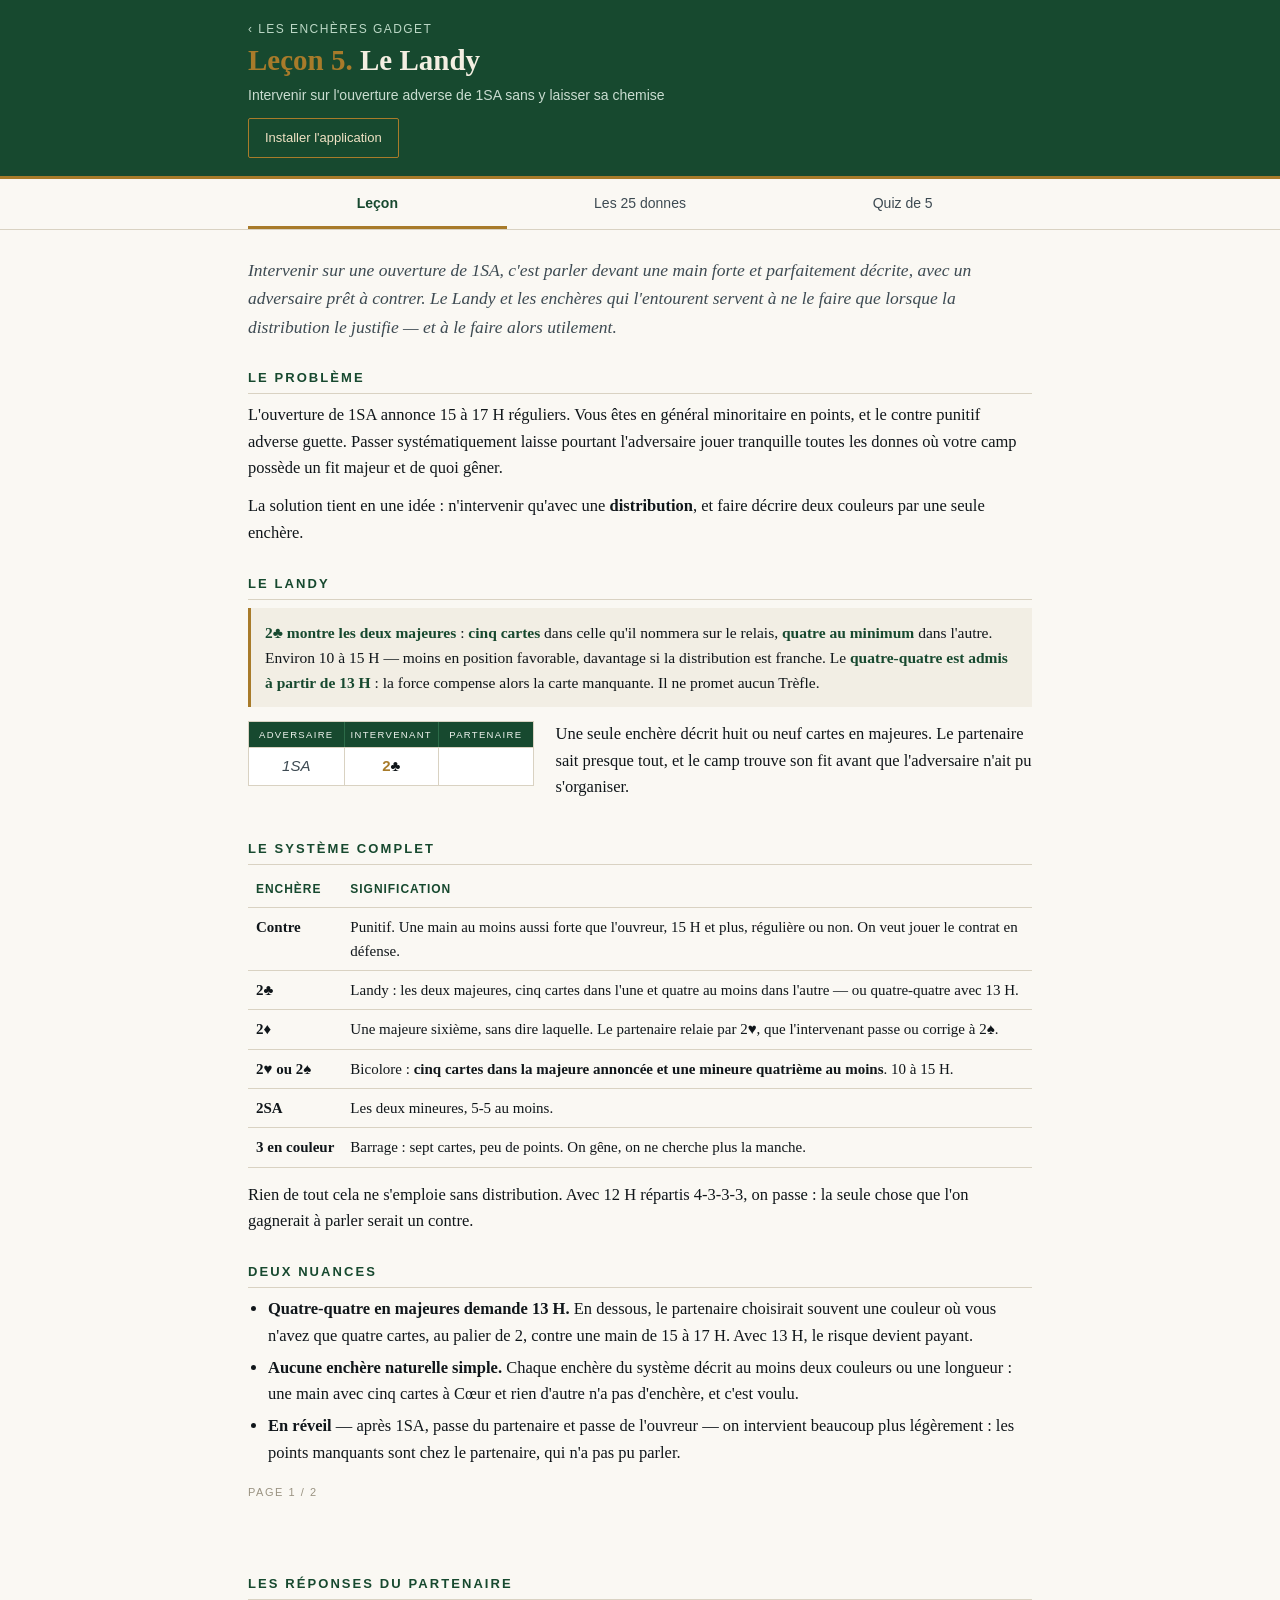
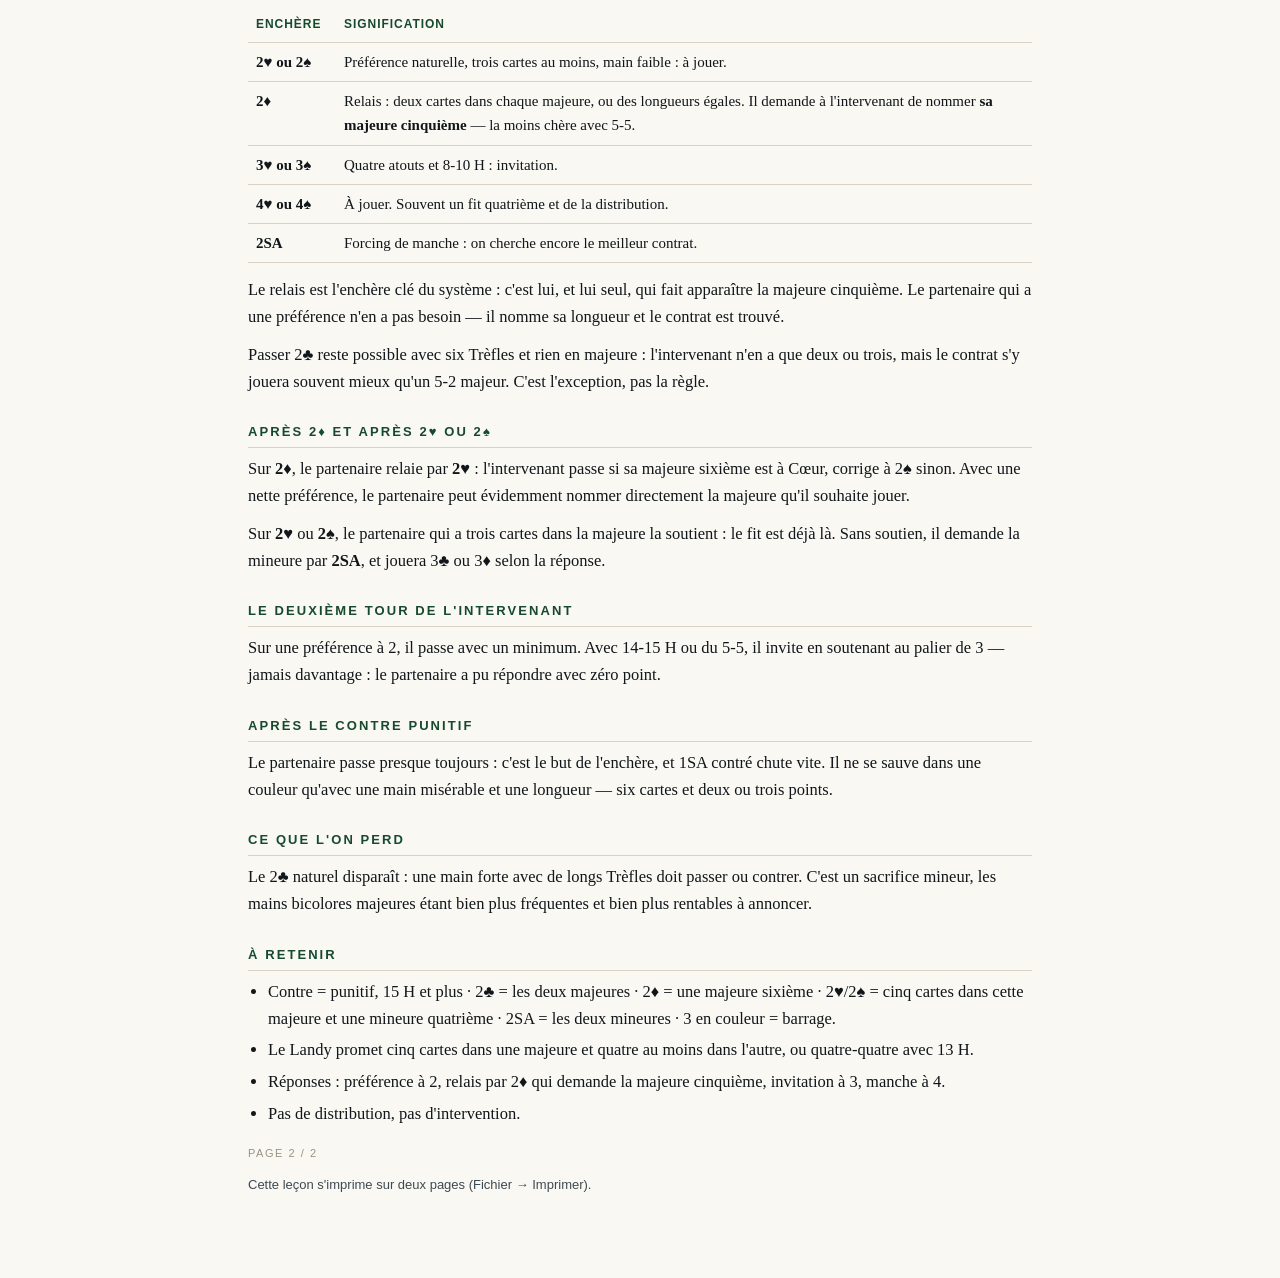
<file: lecon-05-landy.html>
<!DOCTYPE html>
<html lang="fr">
<head>
<meta charset="utf-8">
<meta name="viewport" content="width=device-width, initial-scale=1, viewport-fit=cover">
<meta name="theme-color" content="#17492f">
<meta name="mobile-web-app-capable" content="yes">
<meta name="apple-mobile-web-app-status-bar-style" content="black-translucent">
<title>Leçon 5 — Le Landy · Les enchères gadget</title>
<link rel="manifest" href="manifest.webmanifest">
<link rel="apple-touch-icon" href="icon-180.png">
<link rel="icon" href="icon-192.png">
<style>
:root{
  --ink:#10161a;
  --ink-soft:#3d4a52;
  --paper:#faf8f3;
  --paper-2:#f2eee4;
  --baize:#17492f;
  --baize-light:#2c6b48;
  --brass:#a87b2a;
  --rouge:#b3231c;
  --rule:#d9d2c2;
  --ok:#1d6b41;
  --ko:#a3241d;
}
*{box-sizing:border-box}
html,body{margin:0;padding:0}
body{
  background:var(--paper);
  color:var(--ink);
  font-family:-apple-system,BlinkMacSystemFont,"Segoe UI",Roboto,Helvetica,Arial,sans-serif;
  font-size:16px;line-height:1.5;
  -webkit-text-size-adjust:100%;
}
.wrap{max-width:820px;margin:0 auto;padding:0 18px 64px}

/* ---------- en-tête ---------- */
header.top{
  background:var(--baize);
  color:#f4efe2;
  border-bottom:3px solid var(--brass);
}
header.top .wrap{padding-top:20px;padding-bottom:18px}
.serie{
  font-size:12px;letter-spacing:.22em;text-transform:uppercase;
  color:#bcd8c6;margin:0 0 6px;
}
header.top h1{
  font-family:Georgia,"Palatino Linotype",Palatino,serif;
  font-weight:600;font-size:29px;line-height:1.15;margin:0;
}
header.top h1 .num{color:var(--brass)}
.soustitre{margin:8px 0 0;font-size:14px;color:#c9dcd0}
.installer{
  appearance:none;margin-top:12px;background:none;border:1px solid var(--brass);
  color:#f0e2c4;font:inherit;font-size:13px;padding:9px 16px;border-radius:2px;cursor:pointer;
}
.installer:hover{background:var(--brass);color:#12241a}

/* ---------- onglets ---------- */
nav.tabs{position:sticky;top:0;z-index:20;background:var(--paper);border-bottom:1px solid var(--rule)}
nav.tabs .wrap{display:flex;gap:4px;padding-top:0;padding-bottom:0}
nav.tabs label{
  flex:1;cursor:pointer;user-select:none;text-align:center;
  font-size:14px;color:var(--ink-soft);
  padding:14px 6px 12px;border-bottom:3px solid transparent;
}
.onglet-radio{position:absolute;width:1px;height:1px;opacity:0;pointer-events:none}
#r-lecon:checked ~ nav.tabs label[for="r-lecon"],
#r-donnes:checked ~ nav.tabs label[for="r-donnes"],
#r-quiz:checked ~ nav.tabs label[for="r-quiz"]{
  color:var(--baize);font-weight:600;border-bottom-color:var(--brass);
}
#r-lecon:focus-visible ~ nav.tabs label[for="r-lecon"],
#r-donnes:focus-visible ~ nav.tabs label[for="r-donnes"],
#r-quiz:focus-visible ~ nav.tabs label[for="r-quiz"]{outline:2px solid var(--brass);outline-offset:-2px}

section.panel{display:none}
#r-lecon:checked ~ #panel-lecon,
#r-donnes:checked ~ #panel-donnes,
#r-quiz:checked ~ #panel-quiz{display:block}

/* réponses des donnes : <details>, sans JavaScript */
details.reveler-bloc{margin-top:2px}
details.reveler-bloc > summary{
  list-style:none;cursor:pointer;display:block;text-align:center;
  border:1px solid var(--baize);color:var(--baize);
  font-size:13.5px;padding:10px 14px;border-radius:2px;
}
details.reveler-bloc > summary::-webkit-details-marker{display:none}
details.reveler-bloc[open] > summary{display:none}

/* ---------- leçon ---------- */
.lecon{font-family:Georgia,"Palatino Linotype",Palatino,serif;font-size:16.5px;line-height:1.62}
.lecon .page{padding:26px 0 8px}
.lecon h2{
  font-size:13px;letter-spacing:.16em;text-transform:uppercase;
  font-family:-apple-system,BlinkMacSystemFont,"Segoe UI",Roboto,sans-serif;
  color:var(--baize);margin:26px 0 8px;padding-bottom:5px;border-bottom:1px solid var(--rule);
}
.lecon h2:first-child{margin-top:0}
.lecon p{margin:0 0 11px}
.lecon ul{margin:0 0 11px;padding-left:20px}
.lecon li{margin-bottom:5px}
.lecon .chapo{font-size:17.5px;color:var(--ink-soft);font-style:italic;margin-bottom:16px}
.encadre{
  background:var(--paper-2);border-left:3px solid var(--brass);
  padding:12px 14px;margin:0 0 14px;font-size:15.5px;
}
.encadre strong{color:var(--baize)}
table.reponses{border-collapse:collapse;width:100%;margin:0 0 14px;font-size:15px}
table.reponses th,table.reponses td{border-bottom:1px solid var(--rule);padding:7px 8px;text-align:left;vertical-align:top}
table.reponses th{
  font-family:-apple-system,BlinkMacSystemFont,"Segoe UI",Roboto,sans-serif;
  font-size:12px;letter-spacing:.08em;text-transform:uppercase;color:var(--baize);
}
table.reponses td:first-child{white-space:nowrap;font-weight:600;width:88px}
.pied-page{
  font-family:-apple-system,BlinkMacSystemFont,sans-serif;font-size:11px;
  letter-spacing:.14em;text-transform:uppercase;color:#9a9382;
}

/* ---------- diagramme d'enchères (élément signature) ---------- */
.encheres{
  display:inline-block;border:1px solid var(--rule);background:#fff;
  font-family:-apple-system,BlinkMacSystemFont,"Segoe UI",Roboto,sans-serif;
  min-width:220px;
}
.encheres .entete{display:grid;grid-template-columns:1fr 1fr;background:var(--baize);color:#eef3ee}
.encheres .entete span{
  padding:5px 10px;font-size:10.5px;letter-spacing:.14em;text-transform:uppercase;text-align:center;
}
.encheres .entete span+span{border-left:1px solid var(--baize-light)}
.encheres .ligne{display:grid;grid-template-columns:1fr 1fr}
.encheres .ligne span{
  padding:6px 10px;text-align:center;font-size:16px;border-top:1px solid var(--rule);
}
.encheres .ligne span+span{border-left:1px solid var(--rule)}
.encheres .attente{color:var(--brass);font-weight:700}
.r{color:var(--rouge)}
.n{color:var(--ink)}

/* ---------- main ---------- */
.main{
  font-family:"SF Mono",Menlo,Consolas,monospace;font-size:16px;line-height:1.85;
  background:#fff;border:1px solid var(--rule);padding:10px 14px;display:inline-block;min-width:190px;
}
.main div{white-space:nowrap}
.main .sym{display:inline-block;width:1.2em}

/* ---------- donnes ---------- */
.donne{
  background:#fff;border:1px solid var(--rule);border-radius:2px;
  padding:16px;margin:0 0 14px;
}
.donne .num{
  font-size:11px;letter-spacing:.16em;text-transform:uppercase;color:var(--brass);
  font-weight:700;margin-bottom:10px;
}
.donne .num .role{color:var(--ink-soft);font-weight:400;letter-spacing:.06em}
.duo{display:flex;gap:22px;flex-wrap:wrap;align-items:flex-start}
.question{margin:12px 0 10px;font-size:15px;color:var(--ink-soft)}
.reponse-bloc{border-top:1px solid var(--rule);padding-top:11px;margin-top:11px}
.verdict{font-weight:700;font-size:17px;margin-bottom:6px}
.verdict.bon{color:var(--ok)}
.verdict.mauvais{color:var(--ko)}
.commentaire{font-size:14.5px;color:var(--ink-soft);line-height:1.55}
.commentaire em{color:var(--baize);font-style:normal;font-weight:600}
.alt{
  margin-top:8px;font-size:13.5px;color:var(--brass);
  border-left:2px solid var(--brass);padding-left:9px;
}
button.reveler{
  appearance:none;border:1px solid var(--baize);background:none;color:var(--baize);
  font:inherit;font-size:13.5px;padding:7px 14px;border-radius:2px;cursor:pointer;
}
button.reveler:hover{background:var(--baize);color:#fff}

/* ---------- boutons de réponse ---------- */
.choix{display:flex;flex-wrap:wrap;gap:8px;margin-top:12px}
.choix button{
  appearance:none;border:1px solid var(--rule);background:#fff;color:var(--ink);
  font:inherit;font-size:17px;min-width:74px;padding:10px 14px;border-radius:2px;cursor:pointer;
}
.choix button:hover:not(:disabled){border-color:var(--baize);background:var(--paper-2)}
.choix button:disabled{cursor:default;opacity:.55}
.choix button.juste{background:#e7f1ea;border-color:var(--ok);color:var(--ok);opacity:1;font-weight:700}
.choix button.faux{background:#f7e7e6;border-color:var(--ko);color:var(--ko);opacity:1;font-weight:700}

/* ---------- quiz ---------- */
.barre{
  display:flex;align-items:center;gap:12px;margin:22px 0 18px;
  font-size:13px;color:var(--ink-soft);
}
.jauge{flex:1;height:5px;background:var(--paper-2);border-radius:3px;overflow:hidden}
.jauge i{display:block;height:100%;background:var(--brass);width:0;transition:width .3s}
.bilan{background:#fff;border:1px solid var(--rule);padding:22px;text-align:center}
.bilan .score{
  font-family:Georgia,serif;font-size:44px;color:var(--baize);line-height:1;margin-bottom:6px;
}
.bilan .score small{font-size:20px;color:var(--ink-soft)}
.bilan p{color:var(--ink-soft);font-size:14.5px;margin:6px 0 16px}
button.primaire{
  appearance:none;border:0;background:var(--baize);color:#fff;font:inherit;font-size:15px;
  padding:12px 26px;border-radius:2px;cursor:pointer;
}
button.primaire:hover{background:var(--baize-light)}
.stats{margin-top:22px;font-size:13px;color:var(--ink-soft);text-align:center}
.intro-quiz{margin:22px 0;font-size:15px;color:var(--ink-soft)}
.alerte{background:#f7e7e6;border-left:3px solid var(--ko);padding:10px 12px;margin:18px 0;font-size:13px}

/* ---------- historique des notes ---------- */
.historique{margin-top:26px;border-top:1px solid var(--rule);padding-top:16px}
.historique h3{
  font-size:11.5px;letter-spacing:.16em;text-transform:uppercase;color:var(--baize);
  margin:0 0 4px;font-weight:600;
}
.historique .resume{font-size:13px;color:var(--ink-soft);margin:0 0 14px}
.courbe{
  display:flex;align-items:flex-end;gap:6px;height:118px;
  overflow-x:auto;padding-bottom:4px;-webkit-overflow-scrolling:touch;
}
.courbe .col{
  flex:0 0 34px;display:flex;flex-direction:column;align-items:center;gap:4px;height:100%;
  justify-content:flex-end;
}
.courbe .val{font-size:11px;color:var(--ink-soft);font-variant-numeric:tabular-nums}
.courbe .bar{
  width:100%;background:var(--brass);border-radius:2px 2px 0 0;min-height:3px;
  transition:height .35s ease;
}
.courbe .bar.haut{background:var(--ok)}
.courbe .bar.bas{background:var(--ko)}
.courbe .rang{font-size:10px;color:#9a9382;font-variant-numeric:tabular-nums}
.courbe .col.derniere .val{color:var(--baize);font-weight:700}
.effacer{
  appearance:none;background:none;border:0;font:inherit;font-size:12px;
  color:var(--ink-soft);text-decoration:underline;cursor:pointer;padding:8px 0 0;
}

@media (max-width:560px){
  header.top h1{font-size:22px}
  header.top .wrap{padding-top:16px;padding-bottom:14px}
  .soustitre{font-size:13px}
  .wrap{padding-left:14px;padding-right:14px;padding-bottom:48px}
  .lecon{font-size:16px;line-height:1.58}
  nav.tabs button{font-size:13px;padding:14px 4px 12px}
  /* diagramme et main côte à côte, chacun sur une moitié d'écran */
  .duo{gap:10px}
  .encheres{flex:1 1 0;min-width:0}
  .encheres .entete span{padding:4px 4px;font-size:9.5px;letter-spacing:.08em}
  .encheres .ligne span{padding:6px 4px;font-size:15px}
  .main{flex:1 1 0;min-width:0;font-size:15px;padding:8px 10px;line-height:1.75}
  .donne{padding:14px 13px}
  table.reponses{font-size:14px}
  table.reponses th,table.reponses td{padding:6px 5px}
  table.reponses td:first-child{width:74px}
  /* boutons de réponse : deux par ligne, cible tactile confortable */
  .choix{gap:7px}
  .choix button{flex:1 1 calc(50% - 4px);min-width:0;padding:14px 8px;font-size:18px}
  button.primaire{width:100%;padding:14px 20px}
  button.reveler{width:100%;padding:12px 14px}
  .bilan{padding:18px 14px}
  .bilan .score{font-size:38px}
  .courbe .col{flex:0 0 30px}
}
@media (max-width:360px){
  .encheres .ligne span{font-size:14px}
  .main{font-size:14px}
}
@media (hover:none){
  .choix button:hover:not(:disabled){background:#fff;border-color:var(--rule)}
  button.reveler:hover{background:none;color:var(--baize)}
}
html{-webkit-tap-highlight-color:rgba(23,73,47,.12)}

/* ---------- impression : la leçon sur deux pages ---------- */
@media print{
  nav.tabs,header.top,.no-print{display:none !important}
  body{background:#fff;font-size:10.5pt}
  .wrap{max-width:none;padding:0}
  section.panel{display:none !important}
  section#panel-lecon{display:block !important}
  .lecon{font-size:10.5pt;line-height:1.42}
  .lecon h2{margin:12pt 0 5pt;font-size:9pt}
  .lecon .page{padding:0}
  .lecon .page + .page{break-before:page;page-break-before:always}
  .encadre,.donne,.encheres,table.reponses{break-inside:avoid;page-break-inside:avoid}
  .titre-impression{display:block !important}
}
.titre-impression{display:none;font-family:Georgia,serif;font-size:16pt;margin:0 0 4pt}
.sous-impression{display:none}
@media print{.sous-impression{display:block;font-size:9pt;color:#555;margin:0 0 10pt}}

/* ---------- page d'accueil ---------- */
body.accueil header.top h1 .num{color:var(--brass)}
.retour{color:#bcd8c6;text-decoration:none;letter-spacing:.12em}
.retour:hover{color:#fff}
.sommaire{margin:28px 0 0}
.sommaire h2{
  font-size:12px;letter-spacing:.16em;text-transform:uppercase;color:var(--baize);
  margin:0 0 12px;padding-bottom:6px;border-bottom:1px solid var(--rule);
}
.carte-lecon{
  display:block;background:#fff;border:1px solid var(--rule);border-left:3px solid var(--brass);
  padding:15px 16px;margin:0 0 12px;text-decoration:none;color:var(--ink);
}
.carte-lecon:hover{border-left-color:var(--baize);background:#fffef9}
.carte-lecon .numero{
  display:block;font-size:11px;letter-spacing:.16em;text-transform:uppercase;
  color:var(--brass);font-weight:700;margin-bottom:5px;
}
.carte-lecon .titre-lecon{
  display:block;font-family:Georgia,"Palatino Linotype",serif;font-size:20px;
  color:var(--baize);margin-bottom:5px;line-height:1.2;
}
.carte-lecon .resume-lecon{display:block;font-size:14px;color:var(--ink-soft);line-height:1.5}
.carte-lecon .note-lecon{
  display:block;margin-top:9px;font-size:12.5px;color:var(--brass);
  border-top:1px solid var(--paper-2);padding-top:8px;
}
.carte-lecon.future{
  border-left-color:var(--rule);background:var(--paper-2);opacity:.75;cursor:default;
}
.carte-lecon.future .numero{color:#9a9382}
.carte-lecon.future .titre-lecon{font-size:17px;color:var(--ink-soft)}
.mention{font-size:12.5px;color:#9a9382;margin:26px 0 0;line-height:1.5}

/* ---------- aide à l'installation ---------- */
.aide-install{
  margin-top:10px;background:rgba(0,0,0,.18);border-left:3px solid var(--brass);
  padding:10px 12px;font-size:13px;line-height:1.55;color:#e6efe8;
}
.aide-install strong{color:var(--brass)}

/* ---------- diagramme à trois colonnes (enchères adverses) ---------- */
.encheres.trois{min-width:250px}
.encheres.trois .entete,.encheres.trois .ligne{grid-template-columns:1fr 1fr 1fr}
.encheres.trois .entete span{padding:5px 6px;font-size:9.5px}
.encheres.trois .ligne span{padding:6px 6px;font-size:15px}
.encheres .adv{color:var(--ink-soft);font-style:italic}
@media (max-width:560px){
  .encheres.trois .entete span{font-size:8.5px;letter-spacing:.04em;padding:4px 2px}
  .encheres.trois .ligne span{font-size:14px;padding:6px 2px}
}

</style>
</head>
<body>

<input type="radio" name="onglet" id="r-lecon" class="onglet-radio" checked>
<input type="radio" name="onglet" id="r-donnes" class="onglet-radio">
<input type="radio" name="onglet" id="r-quiz" class="onglet-radio">

<header class="top">
  <div class="wrap">
    <p class="serie"><a class="retour" href="index.html">‹ Les enchères gadget</a></p>
    <h1><span class="num">Leçon 5.</span> Le Landy</h1>
    <p class="soustitre">Intervenir sur l'ouverture adverse de 1SA sans y laisser sa chemise</p>
    <button id="installer" class="installer" onclick="installer()">Installer l'application</button>
    <div id="aide-install" class="aide-install" hidden>
      <strong>Android</strong> — menu ⋮ de Chrome, puis « Ajouter à l'écran d'accueil ».<br>
      <strong>iPhone</strong> — bouton Partager de Safari, puis « Sur l'écran d'accueil ».
    </div>
  </div>
</header>

<nav class="tabs">
  <div class="wrap">
    <label for="r-lecon">Leçon</label>
    <label for="r-donnes">Les 25 donnes</label>
    <label for="r-quiz">Quiz de 5</label>
  </div>
</nav>

<section class="panel" id="panel-lecon">
<div class="wrap lecon">
<div class="page">
      <p class="titre-impression">Les enchères gadget — Leçon 5 : le Landy</p>
      <p class="sous-impression">Page 1 / 2 — le système d'interventions sur 1SA</p>

      <p class="chapo">Intervenir sur une ouverture de 1SA, c'est parler devant une main forte et parfaitement décrite, avec un adversaire prêt à contrer. Le Landy et les enchères qui l'entourent servent à ne le faire que lorsque la distribution le justifie — et à le faire alors utilement.</p>

      <h2>Le problème</h2>
      <p>L'ouverture de 1SA annonce 15 à 17 H réguliers. Vous êtes en général minoritaire en points, et le contre punitif adverse guette. Passer systématiquement laisse pourtant l'adversaire jouer tranquille toutes les donnes où votre camp possède un fit majeur et de quoi gêner.</p>
      <p>La solution tient en une idée : n'intervenir qu'avec une <strong>distribution</strong>, et faire décrire deux couleurs par une seule enchère.</p>

      <h2>Le Landy</h2>
      <div class="encadre">
        <strong>2♣ montre les deux majeures</strong> : <strong>cinq cartes</strong> dans celle qu'il nommera sur le relais, <strong>quatre au minimum</strong> dans l'autre. Environ 10 à 15 H — moins en position favorable, davantage si la distribution est franche. Le <strong>quatre-quatre est admis à partir de 13 H</strong> : la force compense alors la carte manquante. Il ne promet aucun Trèfle.
      </div>
      <div class="duo">
        <div class="encheres trois" aria-label="1 Sans-Atout, 2 Trèfle">
          <div class="entete"><span>Adversaire</span><span>Intervenant</span><span>Partenaire</span></div>
          <div class="ligne"><span class="adv">1SA</span><span class="attente">2<b class="n">♣</b></span><span></span></div>
        </div>
        <div style="flex:1;min-width:200px">
          <p style="margin-top:0">Une seule enchère décrit huit ou neuf cartes en majeures. Le partenaire sait presque tout, et le camp trouve son fit avant que l'adversaire n'ait pu s'organiser.</p>
        </div>
      </div>

      <h2>Le système complet</h2>
      <table class="reponses">
        <tr><th>Enchère</th><th>Signification</th></tr>
        <tr><td>Contre</td><td>Punitif. Une main au moins aussi forte que l'ouvreur, 15 H et plus, régulière ou non. On veut jouer le contrat en défense.</td></tr>
        <tr><td>2♣</td><td>Landy : les deux majeures, cinq cartes dans l'une et quatre au moins dans l'autre — ou quatre-quatre avec 13 H.</td></tr>
        <tr><td>2♦</td><td>Une majeure sixième, sans dire laquelle. Le partenaire relaie par 2♥, que l'intervenant passe ou corrige à 2♠.</td></tr>
        <tr><td>2♥ ou 2♠</td><td>Bicolore : <strong>cinq cartes dans la majeure annoncée et une mineure quatrième au moins</strong>. 10 à 15 H.</td></tr>
        <tr><td>2SA</td><td>Les deux mineures, 5-5 au moins.</td></tr>
        <tr><td>3 en couleur</td><td>Barrage : sept cartes, peu de points. On gêne, on ne cherche plus la manche.</td></tr>
      </table>
      <p>Rien de tout cela ne s'emploie sans distribution. Avec 12 H répartis 4-3-3-3, on passe : la seule chose que l'on gagnerait à parler serait un contre.</p>

      <h2>Deux nuances</h2>
      <ul>
        <li><strong>Quatre-quatre en majeures demande 13 H.</strong> En dessous, le partenaire choisirait souvent une couleur où vous n'avez que quatre cartes, au palier de 2, contre une main de 15 à 17 H. Avec 13 H, le risque devient payant.</li>
        <li><strong>Aucune enchère naturelle simple.</strong> Chaque enchère du système décrit au moins deux couleurs ou une longueur : une main avec cinq cartes à Cœur et rien d'autre n'a pas d'enchère, et c'est voulu.</li>
        <li><strong>En réveil</strong> — après 1SA, passe du partenaire et passe de l'ouvreur — on intervient beaucoup plus légèrement : les points manquants sont chez le partenaire, qui n'a pas pu parler.</li>
      </ul>
      <p class="pied-page" style="color:#9a9382;margin-top:18px">Page 1 / 2</p>
    </div>

    <div class="page">
      <p class="sous-impression">Page 2 / 2 — les réponses au Landy et les suites</p>

      <h2>Les réponses du partenaire</h2>
      <table class="reponses">
        <tr><th>Enchère</th><th>Signification</th></tr>
        <tr><td>2♥ ou 2♠</td><td>Préférence naturelle, trois cartes au moins, main faible : à jouer.</td></tr>
        <tr><td>2♦</td><td>Relais : deux cartes dans chaque majeure, ou des longueurs égales. Il demande à l'intervenant de nommer <strong>sa majeure cinquième</strong> — la moins chère avec 5-5.</td></tr>
        <tr><td>3♥ ou 3♠</td><td>Quatre atouts et 8-10 H : invitation.</td></tr>
        <tr><td>4♥ ou 4♠</td><td>À jouer. Souvent un fit quatrième et de la distribution.</td></tr>
        <tr><td>2SA</td><td>Forcing de manche : on cherche encore le meilleur contrat.</td></tr>
      </table>
      <p>Le relais est l'enchère clé du système : c'est lui, et lui seul, qui fait apparaître la majeure cinquième. Le partenaire qui a une préférence n'en a pas besoin — il nomme sa longueur et le contrat est trouvé.</p>
      <p>Passer 2♣ reste possible avec six Trèfles et rien en majeure : l'intervenant n'en a que deux ou trois, mais le contrat s'y jouera souvent mieux qu'un 5-2 majeur. C'est l'exception, pas la règle.</p>

      <h2>Après 2♦ et après 2♥ ou 2♠</h2>
      <p>Sur <strong>2♦</strong>, le partenaire relaie par <strong>2♥</strong> : l'intervenant passe si sa majeure sixième est à Cœur, corrige à 2♠ sinon. Avec une nette préférence, le partenaire peut évidemment nommer directement la majeure qu'il souhaite jouer.</p>
      <p>Sur <strong>2♥</strong> ou <strong>2♠</strong>, le partenaire qui a trois cartes dans la majeure la soutient : le fit est déjà là. Sans soutien, il demande la mineure par <strong>2SA</strong>, et jouera 3♣ ou 3♦ selon la réponse.</p>

      <h2>Le deuxième tour de l'intervenant</h2>
      <p>Sur une préférence à 2, il passe avec un minimum. Avec 14-15 H ou du 5-5, il invite en soutenant au palier de 3 — jamais davantage : le partenaire a pu répondre avec zéro point.</p>

      <h2>Après le contre punitif</h2>
      <p>Le partenaire passe presque toujours : c'est le but de l'enchère, et 1SA contré chute vite. Il ne se sauve dans une couleur qu'avec une main misérable et une longueur — six cartes et deux ou trois points.</p>

      <h2>Ce que l'on perd</h2>
      <p>Le 2♣ naturel disparaît : une main forte avec de longs Trèfles doit passer ou contrer. C'est un sacrifice mineur, les mains bicolores majeures étant bien plus fréquentes et bien plus rentables à annoncer.</p>

      <h2>À retenir</h2>
      <ul>
        <li>Contre = punitif, 15 H et plus · 2♣ = les deux majeures · 2♦ = une majeure sixième · 2♥/2♠ = cinq cartes dans cette majeure et une mineure quatrième · 2SA = les deux mineures · 3 en couleur = barrage.</li>
        <li>Le Landy promet cinq cartes dans une majeure et quatre au moins dans l'autre, ou quatre-quatre avec 13 H.</li>
        <li>Réponses : préférence à 2, relais par 2♦ qui demande la majeure cinquième, invitation à 3, manche à 4.</li>
        <li>Pas de distribution, pas d'intervention.</li>
      </ul>
      <p class="pied-page" style="color:#9a9382;margin-top:18px">Page 2 / 2</p>
      <p class="no-print" style="font-family:-apple-system,sans-serif;font-size:13px;color:var(--ink-soft)">
        Cette leçon s'imprime sur deux pages (Fichier → Imprimer).
      </p>
    </div>
</div>
</section>

<section class="panel" id="panel-donnes">
<div class="wrap">
  <p class="intro-quiz">Les 25 donnes de la leçon. Réfléchissez, puis dépliez la réponse.</p>
  <div id="liste-donnes">
      <article class="donne">
        <div class="num">Donne 01 <span class="role">· vous êtes l'intervenant · 10 H</span></div>
        <div class="duo"><div class="encheres trois"><div class="entete"><span>Adversaire</span><span>Intervenant</span><span>Partenaire</span></div><div class="ligne"><span>1SA</span><span class="attente">?</span><span></span></div></div><div class="main"><div><span class="sym n">♠</span>R V 9 5</div><div><span class="sym r">♥</span>A D 10 8 3</div><div><span class="sym r">♦</span>7 4</div><div><span class="sym n">♣</span>9 2</div></div></div>
        <p class="question">L'adversaire à votre droite ouvre de 1SA. Que dites-vous ?</p>
        <details class="reveler-bloc"><summary>Afficher la réponse</summary>
          <div class="reponse-bloc"><div class="verdict bon">2<b class="n">♣</b></div>
          <div class="commentaire"><em>2<b class="n">♣</b></em>, Landy : cinq Cœurs, quatre Piques, 10 H. Une seule enchère décrit neuf cartes en majeures — 2<b class="r">♥</b> n'en montrerait que cinq.</div>
          </div>
        </details>
      </article>
      <article class="donne">
        <div class="num">Donne 02 <span class="role">· vous êtes l'intervenant · 10 H</span></div>
        <div class="duo"><div class="encheres trois"><div class="entete"><span>Adversaire</span><span>Intervenant</span><span>Partenaire</span></div><div class="ligne"><span>1SA</span><span class="attente">?</span><span></span></div></div><div class="main"><div><span class="sym n">♠</span>A D 10 9 6</div><div><span class="sym r">♥</span>8 3</div><div><span class="sym r">♦</span>R V 7 5</div><div><span class="sym n">♣</span>6 2</div></div></div>
        <p class="question">Cinq Piques, quatre Carreaux, 10 H. Que dites-vous ?</p>
        <details class="reveler-bloc"><summary>Afficher la réponse</summary>
          <div class="reponse-bloc"><div class="verdict bon">2<b class="n">♠</b></div>
          <div class="commentaire"><em>2<b class="n">♠</b></em> : cinq Piques et une mineure quatrième, exactement ce que l'enchère promet. Le Landy, lui, demanderait les deux majeures.</div>
          </div>
        </details>
      </article>
      <article class="donne">
        <div class="num">Donne 03 <span class="role">· vous êtes l'intervenant · 19 H</span></div>
        <div class="duo"><div class="encheres trois"><div class="entete"><span>Adversaire</span><span>Intervenant</span><span>Partenaire</span></div><div class="ligne"><span>1SA</span><span class="attente">?</span><span></span></div></div><div class="main"><div><span class="sym n">♠</span>A D 9</div><div><span class="sym r">♥</span>R V 6</div><div><span class="sym r">♦</span>A D 10 5</div><div><span class="sym n">♣</span>R 8 3</div></div></div>
        <p class="question">Dix-neuf points réguliers. Que dites-vous ?</p>
        <details class="reveler-bloc"><summary>Afficher la réponse</summary>
          <div class="reponse-bloc"><div class="verdict bon">Contre</div>
          <div class="commentaire"><em>Contre</em>, punitif : vous êtes plus fort que l'ouvreur, et votre camp détient la majorité des points. 1SA contré chutera plusieurs fois si le partenaire a de quoi entamer.</div>
          </div>
        </details>
      </article>
      <article class="donne">
        <div class="num">Donne 04 <span class="role">· vous êtes l'intervenant · 10 H</span></div>
        <div class="duo"><div class="encheres trois"><div class="entete"><span>Adversaire</span><span>Intervenant</span><span>Partenaire</span></div><div class="ligne"><span>1SA</span><span class="attente">?</span><span></span></div></div><div class="main"><div><span class="sym n">♠</span>8</div><div><span class="sym r">♥</span>9 4</div><div><span class="sym r">♦</span>A D 10 8 5</div><div><span class="sym n">♣</span>R V 9 7 3</div></div></div>
        <p class="question">Cinq-cinq dans les mineures. Que dites-vous ?</p>
        <details class="reveler-bloc"><summary>Afficher la réponse</summary>
          <div class="reponse-bloc"><div class="verdict bon">2SA</div>
          <div class="commentaire"><em>2SA</em>, les deux mineures. L'enchère ne peut évidemment pas être naturelle en face d'une ouverture de 1SA : elle est libre, on lui donne le bicolore mineur.</div>
          </div>
        </details>
      </article>
      <article class="donne">
        <div class="num">Donne 05 <span class="role">· vous êtes l'intervenant · 6 H</span></div>
        <div class="duo"><div class="encheres trois"><div class="entete"><span>Adversaire</span><span>Intervenant</span><span>Partenaire</span></div><div class="ligne"><span>1SA</span><span class="attente">?</span><span></span></div></div><div class="main"><div><span class="sym n">♠</span>7</div><div><span class="sym r">♥</span>R V 10 9 6 3</div><div><span class="sym r">♦</span>D 8 5</div><div><span class="sym n">♣</span>9 4 2</div></div></div>
        <p class="question">Six Cœurs, mais six points. Que dites-vous ?</p>
        <details class="reveler-bloc"><summary>Afficher la réponse</summary>
          <div class="reponse-bloc"><div class="verdict bon">Passe</div>
          <div class="commentaire"><em>Passe</em>. 2<b class="r">♦</b> montrerait bien votre majeure sixième, mais toute intervention au palier de 2 demande 10 H : avec six, vous offririez un contre punitif à un adversaire qui n'attend que cela.</div>
          </div>
        </details>
      </article>
      <article class="donne">
        <div class="num">Donne 06 <span class="role">· vous êtes l'intervenant · 6 H</span></div>
        <div class="duo"><div class="encheres trois"><div class="entete"><span>Adversaire</span><span>Intervenant</span><span>Partenaire</span></div><div class="ligne"><span>1SA</span><span class="attente">?</span><span></span></div></div><div class="main"><div><span class="sym n">♠</span>4</div><div><span class="sym r">♥</span>9 5</div><div><span class="sym r">♦</span>R D V 10 8 6 3</div><div><span class="sym n">♣</span>8 7 3</div></div></div>
        <p class="question">Sept Carreaux, six points. Que dites-vous ?</p>
        <details class="reveler-bloc"><summary>Afficher la réponse</summary>
          <div class="reponse-bloc"><div class="verdict bon">3<b class="r">♦</b></div>
          <div class="commentaire"><em>3<b class="r">♦</b></em>, barrage. Sept cartes changent tout : on ne cherche plus la manche, on prend un palier à l'adversaire avant qu'il n'ait décrit sa main.</div>
          </div>
        </details>
      </article>
      <article class="donne">
        <div class="num">Donne 07 <span class="role">· vous êtes l'intervenant · 8 H</span></div>
        <div class="duo"><div class="encheres trois"><div class="entete"><span>Adversaire</span><span>Intervenant</span><span>Partenaire</span></div><div class="ligne"><span>1SA</span><span class="attente">?</span><span></span></div></div><div class="main"><div><span class="sym n">♠</span>R 10 8 6 3</div><div><span class="sym r">♥</span>A V 9 7 5</div><div><span class="sym r">♦</span>8</div><div><span class="sym n">♣</span>6 4</div></div></div>
        <p class="question">Cinq-cinq en majeures, huit points. Que dites-vous ?</p>
        <details class="reveler-bloc"><summary>Afficher la réponse</summary>
          <div class="reponse-bloc"><div class="verdict bon">2<b class="n">♣</b></div>
          <div class="commentaire"><em>2<b class="n">♣</b></em>. Huit points suffisent avec du 5-5 : la distribution remplace les honneurs, et le fit sera trouvé quelle que soit la main du partenaire.</div>
          </div>
        </details>
      </article>
      <article class="donne">
        <div class="num">Donne 08 <span class="role">· vous êtes l'intervenant · 10 H</span></div>
        <div class="duo"><div class="encheres trois"><div class="entete"><span>Adversaire</span><span>Intervenant</span><span>Partenaire</span></div><div class="ligne"><span>1SA</span><span class="attente">?</span><span></span></div></div><div class="main"><div><span class="sym n">♠</span>R V 8 5</div><div><span class="sym r">♥</span>A D 9 3</div><div><span class="sym r">♦</span>10 7 4</div><div><span class="sym n">♣</span>8 2</div></div></div>
        <p class="question">Quatre-quatre en majeures, dix points. Que dites-vous ?</p>
        <details class="reveler-bloc"><summary>Afficher la réponse</summary>
          <div class="reponse-bloc"><div class="verdict bon">Passe</div>
          <div class="commentaire"><em>Passe</em>. Le quatre-quatre n'est admis qu'à partir de 13 H : avec dix, le partenaire choisirait souvent une majeure où vous n'avez que quatre cartes, au palier de 2, contre une main de 15 à 17 H.</div>
          </div>
        </details>
      </article>
      <article class="donne">
        <div class="num">Donne 09 <span class="role">· vous êtes l'intervenant · 13 H</span></div>
        <div class="duo"><div class="encheres trois"><div class="entete"><span>Adversaire</span><span>Intervenant</span><span>Partenaire</span></div><div class="ligne"><span>1SA</span><span class="attente">?</span><span></span></div></div><div class="main"><div><span class="sym n">♠</span>A D 9 5</div><div><span class="sym r">♥</span>R V 10 8</div><div><span class="sym r">♦</span>R 4 3</div><div><span class="sym n">♣</span>7 2</div></div></div>
        <p class="question">Quatre-quatre en majeures, treize points. Que dites-vous ?</p>
        <details class="reveler-bloc"><summary>Afficher la réponse</summary>
          <div class="reponse-bloc"><div class="verdict bon">2<b class="n">♣</b></div>
          <div class="commentaire"><em>2<b class="n">♣</b></em>. C'est le seuil : treize points autorisent le quatre-quatre. Le partenaire nommera sa majeure la plus longue, et vous n'aurez jamais qu'une carte de retard sur la promesse.</div>
          </div>
        </details>
      </article>
      <article class="donne">
        <div class="num">Donne 10 <span class="role">· vous êtes le partenaire de l'intervenant · 5 H</span></div>
        <div class="duo"><div class="encheres trois"><div class="entete"><span>Adversaire</span><span>Intervenant</span><span>Partenaire</span></div><div class="ligne"><span>1SA</span><span class="adv">2<b class="n">♣</b></span><span>Passe</span></div><div class="ligne"><span class="attente">?</span><span class="adv"></span><span></span></div></div><div class="main"><div><span class="sym n">♠</span>D 9 7 4</div><div><span class="sym r">♥</span>8 5</div><div><span class="sym r">♦</span>R 10 6 3</div><div><span class="sym n">♣</span>9 7 2</div></div></div>
        <p class="question">Votre partenaire a annoncé le Landy. Que dites-vous ?</p>
        <details class="reveler-bloc"><summary>Afficher la réponse</summary>
          <div class="reponse-bloc"><div class="verdict bon">2<b class="n">♠</b></div>
          <div class="commentaire"><em>2<b class="n">♠</b></em>, la préférence naturelle : quatre Piques contre deux Cœurs, le choix est fait. Cinq points ne permettent rien de plus, et le contrat est déjà bon.</div>
          </div>
        </details>
      </article>
      <article class="donne">
        <div class="num">Donne 11 <span class="role">· vous êtes le partenaire de l'intervenant · 6 H</span></div>
        <div class="duo"><div class="encheres trois"><div class="entete"><span>Adversaire</span><span>Intervenant</span><span>Partenaire</span></div><div class="ligne"><span>1SA</span><span class="adv">2<b class="n">♣</b></span><span>Passe</span></div><div class="ligne"><span class="attente">?</span><span class="adv"></span><span></span></div></div><div class="main"><div><span class="sym n">♠</span>9 5</div><div><span class="sym r">♥</span>D 10 7 4</div><div><span class="sym r">♦</span>A 8 6 3</div><div><span class="sym n">♣</span>7 5 2</div></div></div>
        <p class="question">Que dites-vous sur le Landy de votre partenaire ?</p>
        <details class="reveler-bloc"><summary>Afficher la réponse</summary>
          <div class="reponse-bloc"><div class="verdict bon">2<b class="r">♥</b></div>
          <div class="commentaire"><em>2<b class="r">♥</b></em>. Quatre Cœurs contre deux Piques : on nomme sa longueur, sans se soucier de la force — le Landy demande un choix, pas une évaluation.</div>
          </div>
        </details>
      </article>
      <article class="donne">
        <div class="num">Donne 12 <span class="role">· vous êtes le partenaire de l'intervenant · 10 H</span></div>
        <div class="duo"><div class="encheres trois"><div class="entete"><span>Adversaire</span><span>Intervenant</span><span>Partenaire</span></div><div class="ligne"><span>1SA</span><span class="adv">2<b class="n">♣</b></span><span>Passe</span></div><div class="ligne"><span class="attente">?</span><span class="adv"></span><span></span></div></div><div class="main"><div><span class="sym n">♠</span>8 5</div><div><span class="sym r">♥</span>9 4</div><div><span class="sym r">♦</span>A D 10 7 3</div><div><span class="sym n">♣</span>R V 8 2</div></div></div>
        <p class="question">Deux cartes dans chaque majeure. Que dites-vous ?</p>
        <details class="reveler-bloc"><summary>Afficher la réponse</summary>
          <div class="reponse-bloc"><div class="verdict bon">2<b class="r">♦</b></div>
          <div class="commentaire"><em>2<b class="r">♦</b></em>, le relais : vous n'avez de préférence pour aucune des deux majeures et demandez la plus longue. L'intervenant nommera sa cinquième carte.</div>
          </div>
        </details>
      </article>
      <article class="donne">
        <div class="num">Donne 13 <span class="role">· vous êtes le partenaire de l'intervenant · 13 H</span></div>
        <div class="duo"><div class="encheres trois"><div class="entete"><span>Adversaire</span><span>Intervenant</span><span>Partenaire</span></div><div class="ligne"><span>1SA</span><span class="adv">2<b class="n">♣</b></span><span>Passe</span></div><div class="ligne"><span class="attente">?</span><span class="adv"></span><span></span></div></div><div class="main"><div><span class="sym n">♠</span>A 9 7 4</div><div><span class="sym r">♥</span>R 8 5</div><div><span class="sym r">♦</span>A D 6</div><div><span class="sym n">♣</span>9 7 3</div></div></div>
        <p class="question">Treize points en face d'un Landy. Que dites-vous ?</p>
        <details class="reveler-bloc"><summary>Afficher la réponse</summary>
          <div class="reponse-bloc"><div class="verdict bon">2SA</div>
          <div class="commentaire"><em>2SA</em>, forcing de manche. Avec 13 H en face de 10 à 15, la manche est probable, mais reste à savoir laquelle : 4<b class="n">♠</b> serait précipité si le partenaire a cinq Cœurs et quatre Piques.</div>
          </div>
        </details>
      </article>
      <article class="donne">
        <div class="num">Donne 14 <span class="role">· vous êtes le partenaire de l'intervenant · 9 H</span></div>
        <div class="duo"><div class="encheres trois"><div class="entete"><span>Adversaire</span><span>Intervenant</span><span>Partenaire</span></div><div class="ligne"><span>1SA</span><span class="adv">2<b class="n">♣</b></span><span>Passe</span></div><div class="ligne"><span class="attente">?</span><span class="adv"></span><span></span></div></div><div class="main"><div><span class="sym n">♠</span>R 10 8 6</div><div><span class="sym r">♥</span>9 3</div><div><span class="sym r">♦</span>D V 7 4</div><div><span class="sym n">♣</span>R 5 2</div></div></div>
        <p class="question">Quatre Piques et neuf points. Que dites-vous ?</p>
        <details class="reveler-bloc"><summary>Afficher la réponse</summary>
          <div class="reponse-bloc"><div class="verdict bon">3<b class="n">♠</b></div>
          <div class="commentaire"><em>3<b class="n">♠</b></em>, l'invitation : quatre atouts et 9 H. L'intervenant passera avec un minimum et conclura avec 14-15 H ou du 5-5.</div>
          </div>
        </details>
      </article>
      <article class="donne">
        <div class="num">Donne 15 <span class="role">· vous êtes le partenaire de l'intervenant · 9 H</span></div>
        <div class="duo"><div class="encheres trois"><div class="entete"><span>Adversaire</span><span>Intervenant</span><span>Partenaire</span></div><div class="ligne"><span>1SA</span><span class="adv">2<b class="n">♣</b></span><span>Passe</span></div><div class="ligne"><span class="attente">?</span><span class="adv"></span><span></span></div></div><div class="main"><div><span class="sym n">♠</span>A 10 8 6 5</div><div><span class="sym r">♥</span>4</div><div><span class="sym r">♦</span>R D 9 3</div><div><span class="sym n">♣</span>8 6 2</div></div></div>
        <p class="question">Cinq Piques, un singleton Cœur, neuf points. Que dites-vous ?</p>
        <details class="reveler-bloc"><summary>Afficher la réponse</summary>
          <div class="reponse-bloc"><div class="verdict bon">4<b class="n">♠</b></div>
          <div class="commentaire"><em>4<b class="n">♠</b></em>. Neuf atouts au moins et une courte : la manche se joue, et il vaut mieux l'annoncer tout de suite que d'inviter en laissant l'adversaire s'organiser.</div>
          </div>
        </details>
      </article>
      <article class="donne">
        <div class="num">Donne 16 <span class="role">· vous êtes l'intervenant · 10 H</span></div>
        <div class="duo"><div class="encheres trois"><div class="entete"><span>Adversaire</span><span>Intervenant</span><span>Partenaire</span></div><div class="ligne"><span>1SA</span><span class="adv">2<b class="n">♣</b></span><span>Passe</span></div><div class="ligne"><span>2<b class="r">♦</b></span><span class="adv">Passe</span><span class="attente">?</span></div></div><div class="main"><div><span class="sym n">♠</span>R V 9 5</div><div><span class="sym r">♥</span>A D 10 8 3</div><div><span class="sym r">♦</span>7 4</div><div><span class="sym n">♣</span>9 2</div></div></div>
        <p class="question">Le partenaire relaie par 2♦. Que dites-vous ?</p>
        <details class="reveler-bloc"><summary>Afficher la réponse</summary>
          <div class="reponse-bloc"><div class="verdict bon">2<b class="r">♥</b></div>
          <div class="commentaire"><em>2<b class="r">♥</b></em> : le relais demandait la majeure la plus longue, ce sont vos Cœurs. Le partenaire n'a pas de préférence, il passera ou choisira 2<b class="n">♠</b> avec des Piques plus longs.</div>
          </div>
        </details>
      </article>
      <article class="donne">
        <div class="num">Donne 17 <span class="role">· vous êtes l'intervenant · 14 H</span></div>
        <div class="duo"><div class="encheres trois"><div class="entete"><span>Adversaire</span><span>Intervenant</span><span>Partenaire</span></div><div class="ligne"><span>1SA</span><span class="adv">2<b class="n">♣</b></span><span>Passe</span></div><div class="ligne"><span>2<b class="n">♠</b></span><span class="adv">Passe</span><span class="attente">?</span></div></div><div class="main"><div><span class="sym n">♠</span>A D 10 8 3</div><div><span class="sym r">♥</span>R V 9 7 5</div><div><span class="sym r">♦</span>A 4</div><div><span class="sym n">♣</span>6</div></div></div>
        <p class="question">Le partenaire a choisi les Piques. Que dites-vous ?</p>
        <details class="reveler-bloc"><summary>Afficher la réponse</summary>
          <div class="reponse-bloc"><div class="verdict bon">3<b class="n">♠</b></div>
          <div class="commentaire"><em>3<b class="n">♠</b></em>, l'invitation. Quatorze points et du 5-5 justifient un effort, mais pas davantage : le partenaire a pu répondre avec zéro point, il vous suffit de lui laisser le choix.</div>
          </div>
        </details>
      </article>
      <article class="donne">
        <div class="num">Donne 18 <span class="role">· vous êtes le partenaire de l'intervenant · 5 H</span></div>
        <div class="duo"><div class="encheres trois"><div class="entete"><span>Adversaire</span><span>Intervenant</span><span>Partenaire</span></div><div class="ligne"><span>1SA</span><span class="adv">2<b class="r">♦</b></span><span>Passe</span></div><div class="ligne"><span class="attente">?</span><span class="adv"></span><span></span></div></div><div class="main"><div><span class="sym n">♠</span>D 8 5</div><div><span class="sym r">♥</span>R 9 4</div><div><span class="sym r">♦</span>8 6 3</div><div><span class="sym n">♣</span>10 7 5 2</div></div></div>
        <p class="question">Votre partenaire annonce une majeure sixième, sans dire laquelle. Que dites-vous ?</p>
        <details class="reveler-bloc"><summary>Afficher la réponse</summary>
          <div class="reponse-bloc"><div class="verdict bon">2<b class="r">♥</b></div>
          <div class="commentaire"><em>2<b class="r">♥</b></em>, le relais : l'intervenant passera si sa couleur est à Cœur, corrigera à 2<b class="n">♠</b> sinon. Passer laisserait le camp jouer 2<b class="r">♦</b> dans une couleur que personne n'a.</div>
          </div>
        </details>
      </article>
      <article class="donne">
        <div class="num">Donne 19 <span class="role">· vous êtes le partenaire de l'intervenant · 1 H</span></div>
        <div class="duo"><div class="encheres trois"><div class="entete"><span>Adversaire</span><span>Intervenant</span><span>Partenaire</span></div><div class="ligne"><span>1SA</span><span class="adv">Contre</span><span>Passe</span></div><div class="ligne"><span class="attente">?</span><span class="adv"></span><span></span></div></div><div class="main"><div><span class="sym n">♠</span>9 7 4 3</div><div><span class="sym r">♥</span>8 6 5</div><div><span class="sym r">♦</span>V 9 3</div><div><span class="sym n">♣</span>10 8 2</div></div></div>
        <p class="question">Votre partenaire a contré. Que dites-vous ?</p>
        <details class="reveler-bloc"><summary>Afficher la réponse</summary>
          <div class="reponse-bloc"><div class="verdict bon">Passe</div>
          <div class="commentaire"><em>Passe</em>. Le contre est punitif et c'est votre partenaire qui a les points : il n'y a rien à fuir, et se sauver dans une couleur quatrième transformerait un bon coup en désastre.</div>
          </div>
        </details>
      </article>
      <article class="donne">
        <div class="num">Donne 20 <span class="role">· vous êtes l'intervenant · 10 H</span></div>
        <div class="duo"><div class="encheres trois"><div class="entete"><span>Adversaire</span><span>Intervenant</span><span>Partenaire</span></div><div class="ligne"><span>1SA</span><span class="attente">?</span><span></span></div></div><div class="main"><div><span class="sym n">♠</span>A D 10 8 6 3</div><div><span class="sym r">♥</span>R V 9 5</div><div><span class="sym r">♦</span>7</div><div><span class="sym n">♣</span>4 2</div></div></div>
        <p class="question">Six Piques et quatre Cœurs. Que dites-vous ?</p>
        <details class="reveler-bloc"><summary>Afficher la réponse</summary>
          <div class="reponse-bloc"><div class="verdict bon">2<b class="n">♣</b></div>
          <div class="commentaire"><em>2<b class="n">♣</b></em>. Le bicolore prime : si le partenaire préfère les Cœurs, vous aurez trouvé un fit 4-4 invisible autrement, et vous pourrez toujours revenir à vos Piques ensuite.</div>
          </div>
        </details>
      </article>
      <article class="donne">
        <div class="num">Donne 21 <span class="role">· vous êtes l'intervenant · 10 H</span></div>
        <div class="duo"><div class="encheres trois"><div class="entete"><span>Adversaire</span><span>Intervenant</span><span>Partenaire</span></div><div class="ligne"><span>1SA</span><span class="attente">?</span><span></span></div></div><div class="main"><div><span class="sym n">♠</span>8 4</div><div><span class="sym r">♥</span>A D V 9 6 3</div><div><span class="sym r">♦</span>R 10 5</div><div><span class="sym n">♣</span>7 2</div></div></div>
        <p class="question">Six Cœurs, aucune mineure quatrième. Que dites-vous ?</p>
        <details class="reveler-bloc"><summary>Afficher la réponse</summary>
          <div class="reponse-bloc"><div class="verdict bon">2<b class="r">♦</b></div>
          <div class="commentaire"><em>2<b class="r">♦</b></em> : une majeure sixième, sans dire laquelle. 2<b class="r">♥</b> promettrait une mineure quatrième que vous n'avez pas, et le barrage à 3<b class="r">♥</b> demanderait une septième carte.</div>
          </div>
        </details>
      </article>
      <article class="donne">
        <div class="num">Donne 22 <span class="role">· vous êtes le partenaire de l'intervenant · 5 H</span></div>
        <div class="duo"><div class="encheres trois"><div class="entete"><span>Adversaire</span><span>Intervenant</span><span>Partenaire</span></div><div class="ligne"><span>1SA</span><span class="adv">2SA</span><span>Passe</span></div><div class="ligne"><span class="attente">?</span><span class="adv"></span><span></span></div></div><div class="main"><div><span class="sym n">♠</span>R 9 6 5</div><div><span class="sym r">♥</span>D 8 4</div><div><span class="sym r">♦</span>10 7 3</div><div><span class="sym n">♣</span>9 6 2</div></div></div>
        <p class="question">Votre partenaire annonce les deux mineures. Que dites-vous ?</p>
        <details class="reveler-bloc"><summary>Afficher la réponse</summary>
          <div class="reponse-bloc"><div class="verdict bon">3<b class="n">♣</b></div>
          <div class="commentaire"><em>3<b class="n">♣</b></em>. On choisit la mineure la plus longue, et la moins chère à longueurs égales. Passer laisserait le camp jouer 2SA sans le moindre arrêt.</div>
          </div>
        </details>
      </article>
      <article class="donne">
        <div class="num">Donne 23 <span class="role">· vous êtes l'intervenant · 8 H</span></div>
        <div class="duo"><div class="encheres trois"><div class="entete"><span>Adversaire</span><span>Intervenant</span><span>Partenaire</span></div><div class="ligne"><span>1SA</span><span class="adv">2<b class="n">♣</b></span><span>Passe</span></div><div class="ligne"><span>2<b class="r">♦</b></span><span class="adv">Passe</span><span class="attente">?</span></div></div><div class="main"><div><span class="sym n">♠</span>R 10 8 6 3</div><div><span class="sym r">♥</span>A V 9 7 5</div><div><span class="sym r">♦</span>8</div><div><span class="sym n">♣</span>6 4</div></div></div>
        <p class="question">Cinq-cinq et le partenaire relaie. Que dites-vous ?</p>
        <details class="reveler-bloc"><summary>Afficher la réponse</summary>
          <div class="reponse-bloc"><div class="verdict bon">2<b class="r">♥</b></div>
          <div class="commentaire"><em>2<b class="r">♥</b></em> : avec 5-5, on nomme la moins chère. Le partenaire pourra encore corriger à 2<b class="n">♠</b> s'il préfère les Piques, ce qu'un 2<b class="n">♠</b> immédiat lui aurait interdit.</div>
          </div>
        </details>
      </article>
      <article class="donne">
        <div class="num">Donne 24 <span class="role">· vous êtes le partenaire de l'intervenant · 8 H</span></div>
        <div class="duo"><div class="encheres trois"><div class="entete"><span>Adversaire</span><span>Intervenant</span><span>Partenaire</span></div><div class="ligne"><span>1SA</span><span class="adv">2<b class="n">♠</b></span><span>Passe</span></div><div class="ligne"><span class="attente">?</span><span class="adv"></span><span></span></div></div><div class="main"><div><span class="sym n">♠</span>8</div><div><span class="sym r">♥</span>R V 9 5</div><div><span class="sym r">♦</span>A 10 7 4</div><div><span class="sym n">♣</span>9 6 3 2</div></div></div>
        <p class="question">Votre partenaire montre cinq Piques et une mineure. Que dites-vous ?</p>
        <details class="reveler-bloc"><summary>Afficher la réponse</summary>
          <div class="reponse-bloc"><div class="verdict bon">2SA</div>
          <div class="commentaire"><em>2SA</em> : sans le moindre soutien à Pique, on demande la mineure, et l'on jouera 3<b class="n">♣</b> ou 3<b class="r">♦</b> selon la réponse. Passer condamnerait le camp à un 5-1.</div>
          </div>
        </details>
      </article>
      <article class="donne">
        <div class="num">Donne 25 <span class="role">· vous êtes l'intervenant · 3 H</span></div>
        <div class="duo"><div class="encheres trois"><div class="entete"><span>Adversaire</span><span>Intervenant</span><span>Partenaire</span></div><div class="ligne"><span>1SA</span><span class="attente">?</span><span></span></div></div><div class="main"><div><span class="sym n">♠</span>V 9 7 5</div><div><span class="sym r">♥</span>D 10 8 6 3</div><div><span class="sym r">♦</span>8 4</div><div><span class="sym n">♣</span>9 2</div></div></div>
        <p class="question">Le bicolore majeur, mais trois points. Que dites-vous ?</p>
        <details class="reveler-bloc"><summary>Afficher la réponse</summary>
          <div class="reponse-bloc"><div class="verdict bon">Passe</div>
          <div class="commentaire"><em>Passe</em>. La distribution est là, les honneurs non : sans un seul As ni Roi, le Landy invite le partenaire à jouer au palier de 2 face à 15-17 H, et l'adversaire n'aura qu'à contrer.</div>
          </div>
        </details>
      </article>
  </div>
</div>
</section>

<section class="panel" id="panel-quiz">
<div class="wrap">
  <div id="zone-quiz">
    <p class="intro-quiz" id="attente-quiz">Chargement du quiz…<br>
    <span style="font-size:13.5px">Si ce message reste affiché, le navigateur n'exécute pas le JavaScript :
    ouvrez la page depuis son adresse web. La leçon et les 25 donnes, elles, restent lisibles.</span></p>
  </div>
  <noscript>
    <p class="alerte">Le JavaScript est désactivé : le quiz ne peut pas fonctionner.
    La leçon et les 25 donnes restent consultables dans les deux premiers onglets.</p>
  </noscript>
</div>
</section>

<script>
window.LECON = {
  id: "05-landy",
  titre: "Le Landy",
  banque: [{"id":"lan-01","role":"Intervenant","seq":["1SA","?"],"main":{"p":"R V 9 5","c":"A D 10 8 3","k":"7 4","t":"9 2"},"h":10,"question":"L'adversaire à votre droite ouvre de 1SA. Que dites-vous ?","rep":"2♣","options":["2♣","2♥","Contre","Passe"],"com":"<em>2♣</em>, Landy : cinq Cœurs, quatre Piques, 10 H. Une seule enchère décrit neuf cartes en majeures — 2♥ n'en montrerait que cinq."},{"id":"lan-02","role":"Intervenant","seq":["1SA","?"],"main":{"p":"A D 10 9 6","c":"8 3","k":"R V 7 5","t":"6 2"},"h":10,"question":"Cinq Piques, quatre Carreaux, 10 H. Que dites-vous ?","rep":"2♠","options":["2♠","2♣","Contre","Passe"],"com":"<em>2♠</em> : cinq Piques et une mineure quatrième, exactement ce que l'enchère promet. Le Landy, lui, demanderait les deux majeures."},{"id":"lan-03","role":"Intervenant","seq":["1SA","?"],"main":{"p":"A D 9","c":"R V 6","k":"A D 10 5","t":"R 8 3"},"h":19,"question":"Dix-neuf points réguliers. Que dites-vous ?","rep":"Contre","options":["Contre","2SA","2♣","Passe"],"com":"<em>Contre</em>, punitif : vous êtes plus fort que l'ouvreur, et votre camp détient la majorité des points. 1SA contré chutera plusieurs fois si le partenaire a de quoi entamer."},{"id":"lan-04","role":"Intervenant","seq":["1SA","?"],"main":{"p":"8","c":"9 4","k":"A D 10 8 5","t":"R V 9 7 3"},"h":10,"question":"Cinq-cinq dans les mineures. Que dites-vous ?","rep":"2SA","options":["2SA","3♦","2♣","Passe"],"com":"<em>2SA</em>, les deux mineures. L'enchère ne peut évidemment pas être naturelle en face d'une ouverture de 1SA : elle est libre, on lui donne le bicolore mineur."},{"id":"lan-05","role":"Intervenant","seq":["1SA","?"],"main":{"p":"7","c":"R V 10 9 6 3","k":"D 8 5","t":"9 4 2"},"h":6,"question":"Six Cœurs, mais six points. Que dites-vous ?","rep":"Passe","options":["Passe","2♥","2♣","3♥"],"com":"<em>Passe</em>. 2♦ montrerait bien votre majeure sixième, mais toute intervention au palier de 2 demande 10 H : avec six, vous offririez un contre punitif à un adversaire qui n'attend que cela."},{"id":"lan-06","role":"Intervenant","seq":["1SA","?"],"main":{"p":"4","c":"9 5","k":"R D V 10 8 6 3","t":"8 7 3"},"h":6,"question":"Sept Carreaux, six points. Que dites-vous ?","rep":"3♦","options":["3♦","2♦","Passe","2SA"],"com":"<em>3♦</em>, barrage. Sept cartes changent tout : on ne cherche plus la manche, on prend un palier à l'adversaire avant qu'il n'ait décrit sa main."},{"id":"lan-07","role":"Intervenant","seq":["1SA","?"],"main":{"p":"R 10 8 6 3","c":"A V 9 7 5","k":"8","t":"6 4"},"h":8,"question":"Cinq-cinq en majeures, huit points. Que dites-vous ?","rep":"2♣","options":["2♣","2♠","Passe","2♥"],"com":"<em>2♣</em>. Huit points suffisent avec du 5-5 : la distribution remplace les honneurs, et le fit sera trouvé quelle que soit la main du partenaire."},{"id":"lan-08","role":"Intervenant","seq":["1SA","?"],"main":{"p":"R V 8 5","c":"A D 9 3","k":"10 7 4","t":"8 2"},"h":10,"question":"Quatre-quatre en majeures, dix points. Que dites-vous ?","rep":"Passe","options":["Passe","2♣","Contre","2♥"],"com":"<em>Passe</em>. Le quatre-quatre n'est admis qu'à partir de 13 H : avec dix, le partenaire choisirait souvent une majeure où vous n'avez que quatre cartes, au palier de 2, contre une main de 15 à 17 H."},{"id":"lan-09","role":"Intervenant","seq":["1SA","?"],"main":{"p":"A D 9 5","c":"R V 10 8","k":"R 4 3","t":"7 2"},"h":13,"question":"Quatre-quatre en majeures, treize points. Que dites-vous ?","rep":"2♣","options":["2♣","Contre","Passe","2♥"],"com":"<em>2♣</em>. C'est le seuil : treize points autorisent le quatre-quatre. Le partenaire nommera sa majeure la plus longue, et vous n'aurez jamais qu'une carte de retard sur la promesse."},{"id":"lan-10","role":"Partenaire","seq":["1SA","2♣","Passe","?"],"main":{"p":"D 9 7 4","c":"8 5","k":"R 10 6 3","t":"9 7 2"},"h":5,"question":"Votre partenaire a annoncé le Landy. Que dites-vous ?","rep":"2♠","options":["2♠","2♥","2♦","Passe"],"com":"<em>2♠</em>, la préférence naturelle : quatre Piques contre deux Cœurs, le choix est fait. Cinq points ne permettent rien de plus, et le contrat est déjà bon."},{"id":"lan-11","role":"Partenaire","seq":["1SA","2♣","Passe","?"],"main":{"p":"9 5","c":"D 10 7 4","k":"A 8 6 3","t":"7 5 2"},"h":6,"question":"Que dites-vous sur le Landy de votre partenaire ?","rep":"2♥","options":["2♥","2♠","2♦","3♥"],"com":"<em>2♥</em>. Quatre Cœurs contre deux Piques : on nomme sa longueur, sans se soucier de la force — le Landy demande un choix, pas une évaluation."},{"id":"lan-12","role":"Partenaire","seq":["1SA","2♣","Passe","?"],"main":{"p":"8 5","c":"9 4","k":"A D 10 7 3","t":"R V 8 2"},"h":10,"question":"Deux cartes dans chaque majeure. Que dites-vous ?","rep":"2♦","options":["2♦","2♥","2SA","Passe"],"com":"<em>2♦</em>, le relais : vous n'avez de préférence pour aucune des deux majeures et demandez la plus longue. L'intervenant nommera sa cinquième carte."},{"id":"lan-13","role":"Partenaire","seq":["1SA","2♣","Passe","?"],"main":{"p":"A 9 7 4","c":"R 8 5","k":"A D 6","t":"9 7 3"},"h":13,"question":"Treize points en face d'un Landy. Que dites-vous ?","rep":"2SA","options":["2SA","4♠","3♠","2♠"],"com":"<em>2SA</em>, forcing de manche. Avec 13 H en face de 10 à 15, la manche est probable, mais reste à savoir laquelle : 4♠ serait précipité si le partenaire a cinq Cœurs et quatre Piques."},{"id":"lan-14","role":"Partenaire","seq":["1SA","2♣","Passe","?"],"main":{"p":"R 10 8 6","c":"9 3","k":"D V 7 4","t":"R 5 2"},"h":9,"question":"Quatre Piques et neuf points. Que dites-vous ?","rep":"3♠","options":["3♠","2♠","4♠","2SA"],"com":"<em>3♠</em>, l'invitation : quatre atouts et 9 H. L'intervenant passera avec un minimum et conclura avec 14-15 H ou du 5-5."},{"id":"lan-15","role":"Partenaire","seq":["1SA","2♣","Passe","?"],"main":{"p":"A 10 8 6 5","c":"4","k":"R D 9 3","t":"8 6 2"},"h":9,"question":"Cinq Piques, un singleton Cœur, neuf points. Que dites-vous ?","rep":"4♠","options":["4♠","3♠","2♠","2SA"],"com":"<em>4♠</em>. Neuf atouts au moins et une courte : la manche se joue, et il vaut mieux l'annoncer tout de suite que d'inviter en laissant l'adversaire s'organiser."},{"id":"lan-16","role":"Intervenant","seq":["1SA","2♣","Passe","2♦","Passe","?"],"main":{"p":"R V 9 5","c":"A D 10 8 3","k":"7 4","t":"9 2"},"h":10,"question":"Le partenaire relaie par 2♦. Que dites-vous ?","rep":"2♥","options":["2♥","2♠","2SA","3♥"],"com":"<em>2♥</em> : le relais demandait la majeure la plus longue, ce sont vos Cœurs. Le partenaire n'a pas de préférence, il passera ou choisira 2♠ avec des Piques plus longs."},{"id":"lan-17","role":"Intervenant","seq":["1SA","2♣","Passe","2♠","Passe","?"],"main":{"p":"A D 10 8 3","c":"R V 9 7 5","k":"A 4","t":"6"},"h":14,"question":"Le partenaire a choisi les Piques. Que dites-vous ?","rep":"3♠","options":["3♠","Passe","4♠","3♥"],"com":"<em>3♠</em>, l'invitation. Quatorze points et du 5-5 justifient un effort, mais pas davantage : le partenaire a pu répondre avec zéro point, il vous suffit de lui laisser le choix."},{"id":"lan-18","role":"Partenaire","seq":["1SA","2♦","Passe","?"],"main":{"p":"D 8 5","c":"R 9 4","k":"8 6 3","t":"10 7 5 2"},"h":5,"question":"Votre partenaire annonce une majeure sixième, sans dire laquelle. Que dites-vous ?","rep":"2♥","options":["2♥","2♠","2SA","Passe"],"com":"<em>2♥</em>, le relais : l'intervenant passera si sa couleur est à Cœur, corrigera à 2♠ sinon. Passer laisserait le camp jouer 2♦ dans une couleur que personne n'a."},{"id":"lan-19","role":"Partenaire","seq":["1SA","Contre","Passe","?"],"main":{"p":"9 7 4 3","c":"8 6 5","k":"V 9 3","t":"10 8 2"},"h":1,"question":"Votre partenaire a contré. Que dites-vous ?","rep":"Passe","options":["Passe","2♠","2♦","2♣"],"com":"<em>Passe</em>. Le contre est punitif et c'est votre partenaire qui a les points : il n'y a rien à fuir, et se sauver dans une couleur quatrième transformerait un bon coup en désastre."},{"id":"lan-20","role":"Intervenant","seq":["1SA","?"],"main":{"p":"A D 10 8 6 3","c":"R V 9 5","k":"7","t":"4 2"},"h":10,"question":"Six Piques et quatre Cœurs. Que dites-vous ?","rep":"2♣","options":["2♣","2♠","3♠","Passe"],"com":"<em>2♣</em>. Le bicolore prime : si le partenaire préfère les Cœurs, vous aurez trouvé un fit 4-4 invisible autrement, et vous pourrez toujours revenir à vos Piques ensuite."},{"id":"lan-21","role":"Intervenant","seq":["1SA","?"],"main":{"p":"8 4","c":"A D V 9 6 3","k":"R 10 5","t":"7 2"},"h":10,"question":"Six Cœurs, aucune mineure quatrième. Que dites-vous ?","rep":"2♦","options":["2♦","2♥","3♥","Passe"],"com":"<em>2♦</em> : une majeure sixième, sans dire laquelle. 2♥ promettrait une mineure quatrième que vous n'avez pas, et le barrage à 3♥ demanderait une septième carte."},{"id":"lan-22","role":"Partenaire","seq":["1SA","2SA","Passe","?"],"main":{"p":"R 9 6 5","c":"D 8 4","k":"10 7 3","t":"9 6 2"},"h":5,"question":"Votre partenaire annonce les deux mineures. Que dites-vous ?","rep":"3♣","options":["3♣","3♦","3♠","Passe"],"com":"<em>3♣</em>. On choisit la mineure la plus longue, et la moins chère à longueurs égales. Passer laisserait le camp jouer 2SA sans le moindre arrêt."},{"id":"lan-23","role":"Intervenant","seq":["1SA","2♣","Passe","2♦","Passe","?"],"main":{"p":"R 10 8 6 3","c":"A V 9 7 5","k":"8","t":"6 4"},"h":8,"question":"Cinq-cinq et le partenaire relaie. Que dites-vous ?","rep":"2♥","options":["2♥","2♠","3♥","Passe"],"com":"<em>2♥</em> : avec 5-5, on nomme la moins chère. Le partenaire pourra encore corriger à 2♠ s'il préfère les Piques, ce qu'un 2♠ immédiat lui aurait interdit."},{"id":"lan-24","role":"Partenaire","seq":["1SA","2♠","Passe","?"],"main":{"p":"8","c":"R V 9 5","k":"A 10 7 4","t":"9 6 3 2"},"h":8,"question":"Votre partenaire montre cinq Piques et une mineure. Que dites-vous ?","rep":"2SA","options":["2SA","3♠","3♦","Passe"],"com":"<em>2SA</em> : sans le moindre soutien à Pique, on demande la mineure, et l'on jouera 3♣ ou 3♦ selon la réponse. Passer condamnerait le camp à un 5-1."},{"id":"lan-25","role":"Intervenant","seq":["1SA","?"],"main":{"p":"V 9 7 5","c":"D 10 8 6 3","k":"8 4","t":"9 2"},"h":3,"question":"Le bicolore majeur, mais trois points. Que dites-vous ?","rep":"Passe","options":["Passe","2♣","2♥","Contre"],"com":"<em>Passe</em>. La distribution est là, les honneurs non : sans un seul As ni Roi, le Landy invite le partenaire à jouer au palier de 2 face à 15-17 H, et l'adversaire n'aura qu'à contrer."}]
};
</script>
<script>
/* Enchères gadget — moteur commun à toutes les leçons.
   La page de leçon définit window.LECON = {id, titre, banque} avant d'appeler ce fichier. */
/* =========================================================
   Persistance : window.storage si disponible, sinon localStorage
   ========================================================= */
const LECON = window.LECON || {id:"lecon", titre:"", banque:[]};
const PREFIX = "gadget:" + LECON.id + ":";
// une lecture qui ne répond pas ne doit jamais retarder l'affichage
function delai(promesse, ms){
  return Promise.race([
    promesse,
    new Promise(r => setTimeout(() => r(null), ms))
  ]);
}
const store = {
  async get(cle){
    try{
      if(window.storage && window.storage.get){
        const r = await delai(window.storage.get(PREFIX+cle), 1500);
        return r ? JSON.parse(r.value) : null;
      }
      const v = localStorage.getItem(PREFIX+cle);
      return v ? JSON.parse(v) : null;
    }catch(e){ return null; }
  },
  async set(cle, val){
    try{
      if(window.storage && window.storage.set){
        await delai(window.storage.set(PREFIX+cle, JSON.stringify(val)), 1500);
        return;
      }
      localStorage.setItem(PREFIX+cle, JSON.stringify(val));
    }catch(e){ /* sans persistance, le quiz fonctionne quand même */ }
  }
};

/* =========================================================
   Banque : 25 donnes
   p = Pique, c = Cœur, k = Carreau, t = Trèfle
   seq commence toujours par l'ouvreur
   ========================================================= */
const BANQUE = LECON.banque || [];

/* =========================================================
   Rendu
   ========================================================= */
const COULEUR = {"♠":"n","♥":"r","♦":"r","♣":"n"};
function colorise(txt){
  return String(txt).replace(/[♠♥♦♣]/g, s => '<b class="'+COULEUR[s]+'">'+s+'</b>');
}
function htmlEncheres(seq){
  let lignes = "", i = 0;
  while(i < seq.length){
    const g = seq[i] !== undefined ? seq[i] : "";
    const d = seq[i+1] !== undefined ? seq[i+1] : "";
    lignes += '<div class="ligne">'
      + '<span'+(g==="?"?' class="attente"':'')+'>'+colorise(g)+'</span>'
      + '<span'+(d==="?"?' class="attente"':'')+'>'+colorise(d)+'</span></div>';
    i += 2;
  }
  return '<div class="encheres"><div class="entete"><span>Ouvreur</span><span>Répondant</span></div>'+lignes+'</div>';
}
function htmlMain(m){
  return '<div class="main">'
    + '<div><span class="sym n">♠</span>'+m.p+'</div>'
    + '<div><span class="sym r">♥</span>'+m.c+'</div>'
    + '<div><span class="sym r">♦</span>'+m.k+'</div>'
    + '<div><span class="sym n">♣</span>'+m.t+'</div>'
    + '</div>';
}

/* =========================================================
   Quiz de 5
   ========================================================= */
let quiz = null;
let historique = {};   // id -> {vus, rates}
let cumul = {series:0, questions:0, justes:0};
let notes = [];        // notes des séries successives : [{n, date}]

function melange(t){
  const a = t.slice();
  for(let i=a.length-1;i>0;i--){ const j=Math.floor(Math.random()*(i+1)); [a[i],a[j]]=[a[j],a[i]]; }
  return a;
}
function tirer5(){
  // pondération douce : une donne déjà ratée revient plus souvent
  const poids = BANQUE.map(d => {
    const h = historique[d.id];
    return 1 + (h && h.rates ? Math.min(h.rates,3)*1.5 : 0);
  });
  const choisies = [], dispo = BANQUE.map((d,i)=>i);
  while(choisies.length < 5 && dispo.length){
    const total = dispo.reduce((s,i)=>s+poids[i],0);
    let r = Math.random()*total, k = 0;
    while(k < dispo.length-1 && r > poids[dispo[k]]){ r -= poids[dispo[k]]; k++; }
    choisies.push(BANQUE[dispo[k]]);
    dispo.splice(k,1);
  }
  return choisies;
}
function nouvelleSerie(){
  quiz = {donnes: tirer5(), index:0, justes:0, repondu:false};
  rendreQuiz();
}
function rendreQuiz(){
  const z = document.getElementById("zone-quiz");
  if(!quiz){
    z.innerHTML = '<p class="intro-quiz">Cinq donnes tirées au hasard parmi les vingt-cinq de la leçon. '
      + 'Une donne manquée a plus de chances de revenir dans les séries suivantes, '
      + 'et la note de chaque série est conservée ci-dessous.</p>'
      + '<button class="primaire" onclick="nouvelleSerie()">Commencer une série</button>'
      + '<div class="stats" id="stats"></div>';
    majStats();
    return;
  }
  if(quiz.index >= quiz.donnes.length){
    z.innerHTML = '<div class="bilan"><div class="score">'+quiz.justes+'<small> / 5</small></div>'
      + '<p>'+commentaireScore(quiz.justes)+'</p>'
      + '<button class="primaire" onclick="nouvelleSerie()">Nouvelle série</button></div>'
      + '<div class="stats" id="stats"></div>';
    majStats();
    return;
  }
  const d = quiz.donnes[quiz.index];
  const opts = melange(d.options);
  z.innerHTML = '<div class="barre"><span>Donne '+(quiz.index+1)+' / 5</span>'
    + '<span class="jauge"><i style="width:'+(quiz.index/5*100)+'%"></i></span>'
    + '<span>'+quiz.justes+' juste'+(quiz.justes>1?'s':'')+'</span></div>'
    + '<article class="donne">'
    + '<div class="num">Vous êtes '+(d.role==="Ouvreur"?"l'ouvreur":"le répondant")+' <span class="role">· '+d.h+' H</span></div>'
    + '<div class="duo">'+htmlEncheres(d.seq)+htmlMain(d.main)+'</div>'
    + '<p class="question">'+d.question+'</p>'
    + '<div class="choix" id="choix">'
    +   opts.map(o => '<button onclick="repondre(this,\''+o.replace(/'/g,"\\'")+'\')">'+colorise(o)+'</button>').join("")
    + '</div>'
    + '<div class="reponse-bloc" id="verdict" hidden></div>'
    + '</article>';
}
function repondre(bouton, choix){
  if(quiz.repondu) return;
  quiz.repondu = true;
  const d = quiz.donnes[quiz.index];
  const juste = (choix === d.rep);
  document.querySelectorAll("#choix button").forEach(b => {
    b.disabled = true;
    if(b.textContent === d.rep) b.classList.add("juste");
  });
  if(!juste) bouton.classList.add("faux");
  if(juste) quiz.justes++;

  const h = historique[d.id] || {vus:0, rates:0};
  h.vus++; if(!juste) h.rates++;
  historique[d.id] = h;
  cumul.questions++; if(juste) cumul.justes++;
  sauver();

  const v = document.getElementById("verdict");
  v.hidden = false;
  v.innerHTML = '<div class="verdict '+(juste?'bon':'mauvais')+'">'
    + (juste ? 'Juste — ' : 'Raté — la réponse était ') + colorise(d.rep) + '</div>'
    + '<div class="commentaire">'+colorise(d.com)+'</div>'
    + (d.alt ? '<div class="alt">Autre lecture — '+colorise(d.alt)+'</div>' : '')
    + '<p style="margin:14px 0 0"><button class="primaire" onclick="suivante()">'
    + (quiz.index === 4 ? 'Voir le bilan' : 'Donne suivante') + '</button></p>';
}
function suivante(){
  quiz.index++; quiz.repondu = false;
  if(quiz.index >= 5){
    cumul.series++;
    notes.push({n: quiz.justes, date: Date.now()});
    if(notes.length > 60) notes = notes.slice(-60);
    sauver();
  }
  rendreQuiz();
  window.scrollTo({top:0, behavior:"smooth"});
}
function commentaireScore(n){
  if(n === 5) return "Série parfaite. Les réponses de l'ouvreur et le choix du palier sont en place.";
  if(n === 4) return "Une seule erreur — relisez le commentaire de la donne manquée, elle reviendra.";
  if(n === 3) return "La convention est comprise, les suites méritent un tour de plus.";
  if(n === 2) return "Reprenez le tableau des réponses de l'ouvreur, page 1 de la leçon.";
  return "Relisez la leçon avant la prochaine série : le seuil de 11 H et les quatre réponses de l'ouvreur.";
}
function majStats(){
  const s = document.getElementById("stats");
  if(!s) return;
  if(!notes.length && !cumul.questions){
    s.innerHTML = '<p style="color:#9a9382">Les notes de vos séries s\'afficheront ici.</p>';
    return;
  }
  let html = "";
  if(cumul.questions){
    const pct = Math.round(cumul.justes / cumul.questions * 100);
    html += '<p style="margin:0">' + cumul.justes + ' réponses justes sur ' + cumul.questions
          + ' (' + pct + ' %)</p>';
  }
  if(notes.length) html += htmlHistorique();
  s.innerHTML = html;
}
function htmlHistorique(){
  const vues = notes.slice(-24);
  const total = notes.reduce((a,b) => a + b.n, 0);
  const moy = (total / notes.length).toFixed(1).replace(".", ",");
  const best = notes.reduce((a,b) => Math.max(a, b.n), 0);
  const debut = notes.length - vues.length;
  const colonnes = vues.map((s,i) => {
    const cls = s.n >= 4 ? "haut" : (s.n <= 2 ? "bas" : "");
    const h = 12 + s.n / 5 * 62;
    const derniere = (i === vues.length - 1) ? " derniere" : "";
    return '<div class="col'+derniere+'" title="'+dateCourte(s.date)+'">'
         + '<span class="val">'+s.n+'</span>'
         + '<span class="bar '+cls+'" style="height:'+h+'px"></span>'
         + '<span class="rang">'+(debut + i + 1)+'</span></div>';
  }).join("");
  return '<div class="historique">'
    + '<h3>Notes des séries</h3>'
    + '<p class="resume">' + notes.length + ' série' + (notes.length>1?'s':'')
    + ' · moyenne ' + moy + ' / 5 · meilleure ' + best + ' / 5'
    + ' · dernière ' + notes[notes.length-1].n + ' / 5 le ' + dateCourte(notes[notes.length-1].date) + '</p>'
    + '<div class="courbe">' + colonnes + '</div>'
    + '<button class="effacer" onclick="effacerNotes()">Effacer les notes</button>'
    + '</div>';
}
function dateCourte(ts){
  try{
    return new Date(ts).toLocaleDateString("fr-FR", {day:"2-digit", month:"2-digit"});
  }catch(e){ return ""; }
}
function effacerNotes(){
  if(!confirm("Effacer les notes de toutes les séries ?")) return;
  notes = [];
  cumul = {series:0, questions:0, justes:0};
  historique = {};
  sauver();
  majStats();
}
async function publierResume(){
  // résumé lisible par la page d'accueil : dernière note, meilleure note, nombre de séries
  const best = notes.reduce((a,b) => Math.max(a, b.n), 0);
  const resume = {
    titre: LECON.titre || "",
    series: notes.length,
    derniere: notes.length ? notes[notes.length-1].n : null,
    meilleure: notes.length ? best : null,
    date: notes.length ? notes[notes.length-1].date : null
  };
  try{
    if(window.storage && window.storage.set){
      await delai(window.storage.set("gadget:resume:" + LECON.id, JSON.stringify(resume)), 1500);
    }else{
      localStorage.setItem("gadget:resume:" + LECON.id, JSON.stringify(resume));
    }
  }catch(e){}
}
async function sauver(){
  await store.set("historique", historique);
  await store.set("cumul", cumul);
  await store.set("notes", notes);
  await publierResume();
}
async function charger(){
  const h = await store.get("historique"); if(h) historique = h;
  const c = await store.get("cumul"); if(c) cumul = c;
  const n = await store.get("notes"); if(Array.isArray(n)) notes = n;
}

/* =========================================================
   Onglets
   ========================================================= */
// les onglets sont en CSS ; on se contente de redessiner le quiz s'il est vide
function surOngletQuiz(){
  const z = document.getElementById("zone-quiz");
  if(z && (!z.innerHTML.trim() || document.getElementById("attente-quiz"))){
    try{ rendreQuiz(); }catch(e){ secours(z, e); }
  }
  window.scrollTo({top:0});
}
function secours(zone, e){
  zone.innerHTML = '<p class="intro-quiz">Le quiz n\'a pas pu se charger. Rechargez la page.</p>'
    + '<button class="primaire" onclick="nouvelleSerie()">Commencer une série</button>';
  if(window.console) console.error(e);
}

/* =========================================================
   Contrôle de la banque (13 cartes, options cohérentes)
   ========================================================= */
function controlerBanque(){
  const erreurs = [];
  const vus = new Set();
  BANQUE.forEach((d,i) => {
    const n = ["p","c","k","t"].reduce((s,k) => s + d.main[k].trim().split(/\s+/).length, 0);
    if(n !== 13) erreurs.push(d.id + " : " + n + " cartes");
    if(!d.options.includes(d.rep)) erreurs.push(d.id + " : la réponse n'est pas dans les choix");
    if(new Set(d.options).size !== d.options.length) erreurs.push(d.id + " : choix en double");
    if(vus.has(d.id)) erreurs.push(d.id + " : identifiant en double");
    vus.add(d.id);
  });
  if(BANQUE.length !== 25) erreurs.push("banque : " + BANQUE.length + " donnes au lieu de 25");
  if(erreurs.length){
    const div = document.createElement("div");
    div.className = "alerte";
    div.innerHTML = "<strong>Contrôle de la banque</strong><br>" + erreurs.join("<br>");
    const hote = document.getElementById("liste-donnes");
    if(hote) hote.before(div);
  }
}

/* =========================================================
   Démarrage
   ========================================================= */
(function(){
  const rq = document.getElementById("r-quiz");
  if(rq) rq.addEventListener("change", surOngletQuiz);
  // affichage immédiat, sans attendre le stockage
  try{ controlerBanque(); }catch(e){ if(window.console) console.error(e); }
  const z = document.getElementById("zone-quiz");
  try{ rendreQuiz(); }catch(e){ secours(z, e); }
  // puis reprise des notes enregistrées, si le stockage répond
  charger().then(() => {
    try{ if(!quiz) rendreQuiz(); else majStats(); }catch(e){ if(window.console) console.error(e); }
  }).catch(e => { if(window.console) console.error(e); });
})();


let inviteInstall = null;
window.addEventListener("beforeinstallprompt", e => { e.preventDefault(); inviteInstall = e; });
function installer(){
  if(inviteInstall){ inviteInstall.prompt(); inviteInstall = null; return; }
  const z = document.getElementById("aide-install");
  if(z) z.hidden = !z.hidden;
}
if("serviceWorker" in navigator && location.protocol.indexOf("http") === 0){
  window.addEventListener("load", () => navigator.serviceWorker.register("sw.js").catch(() => {}));
}

</script>
</body>
</html>
</file>
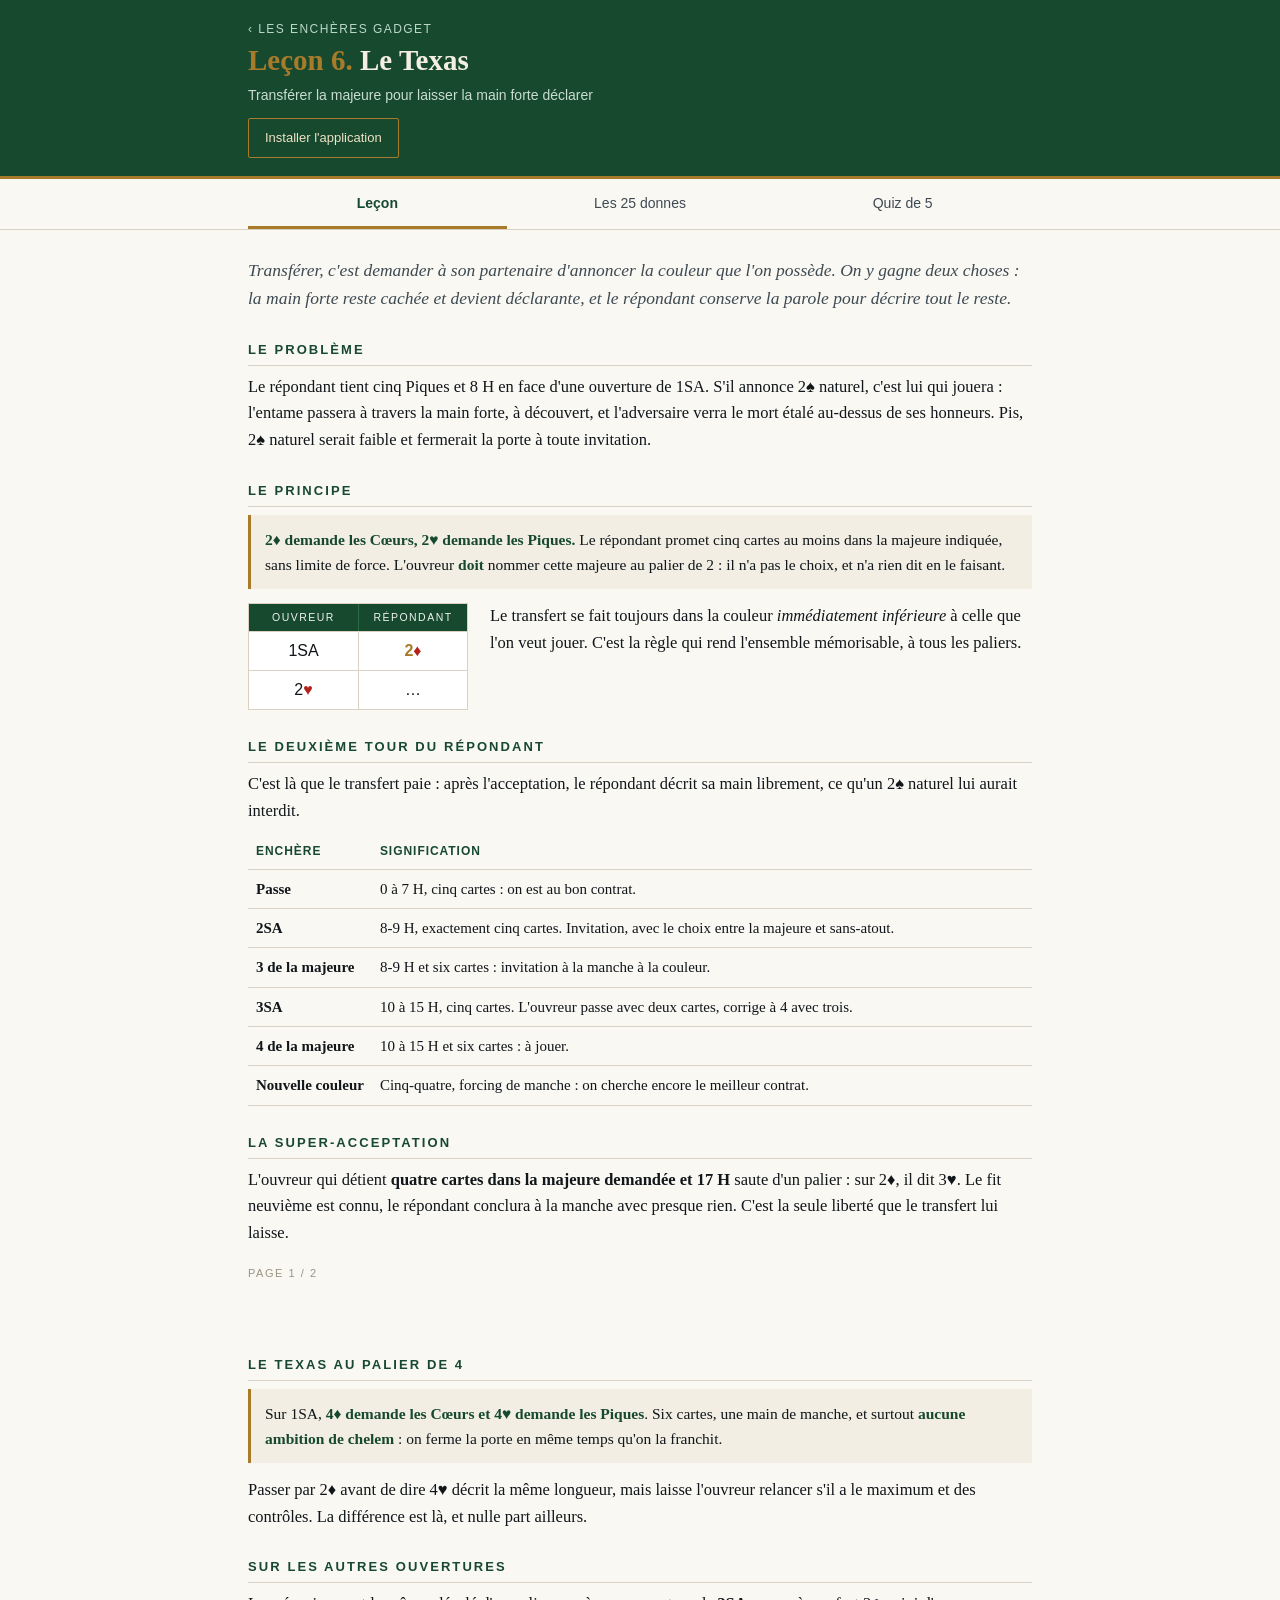
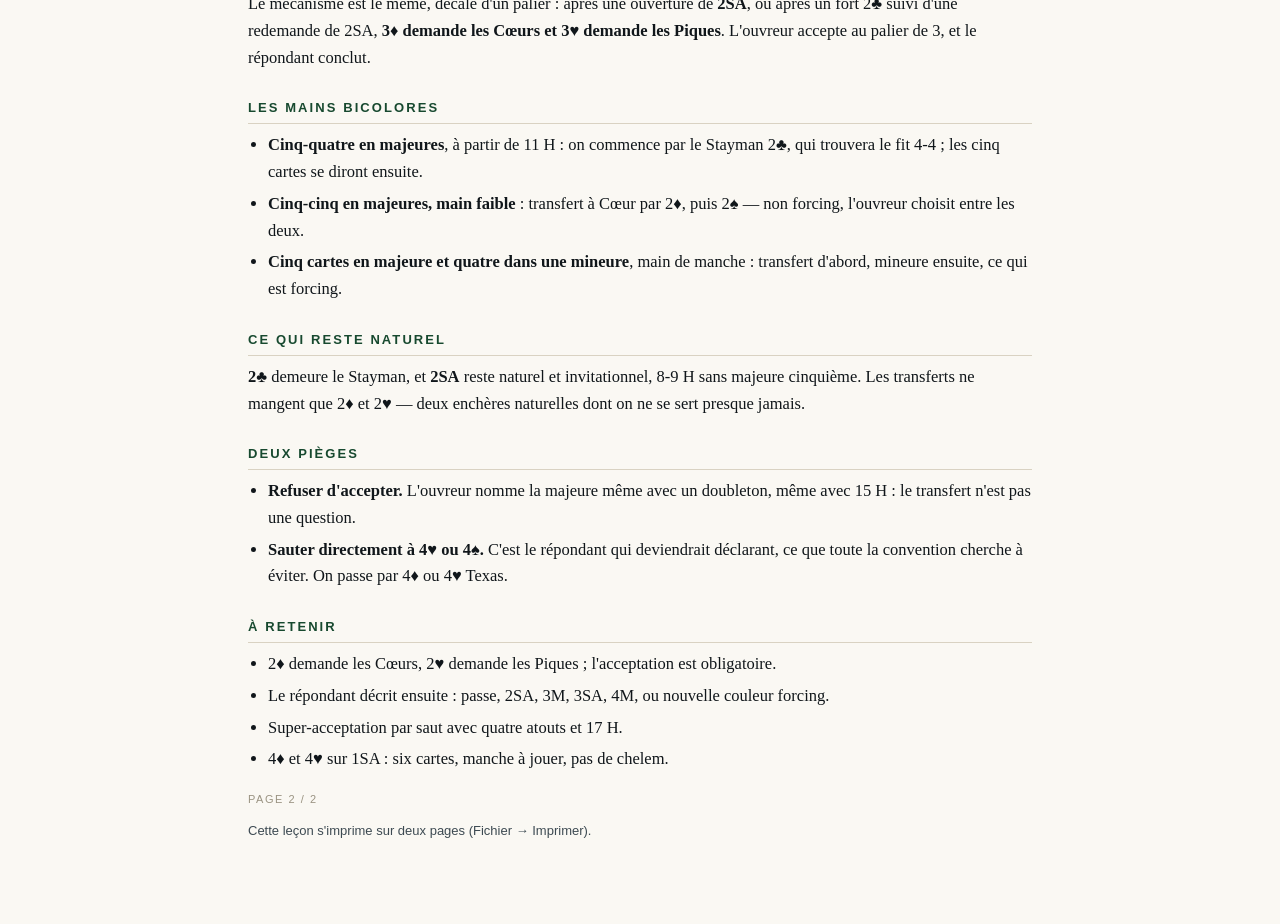
<file: lecon-06-texas.html>
<!DOCTYPE html>
<html lang="fr">
<head>
<meta charset="utf-8">
<meta name="viewport" content="width=device-width, initial-scale=1, viewport-fit=cover">
<meta name="theme-color" content="#17492f">
<meta name="mobile-web-app-capable" content="yes">
<meta name="apple-mobile-web-app-status-bar-style" content="black-translucent">
<title>Leçon 6 — Le Texas · Les enchères gadget</title>
<link rel="manifest" href="manifest.webmanifest">
<link rel="apple-touch-icon" href="icon-180.png">
<link rel="icon" href="icon-192.png">
<style>
:root{
  --ink:#10161a;
  --ink-soft:#3d4a52;
  --paper:#faf8f3;
  --paper-2:#f2eee4;
  --baize:#17492f;
  --baize-light:#2c6b48;
  --brass:#a87b2a;
  --rouge:#b3231c;
  --rule:#d9d2c2;
  --ok:#1d6b41;
  --ko:#a3241d;
}
*{box-sizing:border-box}
html,body{margin:0;padding:0}
body{
  background:var(--paper);
  color:var(--ink);
  font-family:-apple-system,BlinkMacSystemFont,"Segoe UI",Roboto,Helvetica,Arial,sans-serif;
  font-size:16px;line-height:1.5;
  -webkit-text-size-adjust:100%;
}
.wrap{max-width:820px;margin:0 auto;padding:0 18px 64px}

/* ---------- en-tête ---------- */
header.top{
  background:var(--baize);
  color:#f4efe2;
  border-bottom:3px solid var(--brass);
}
header.top .wrap{padding-top:20px;padding-bottom:18px}
.serie{
  font-size:12px;letter-spacing:.22em;text-transform:uppercase;
  color:#bcd8c6;margin:0 0 6px;
}
header.top h1{
  font-family:Georgia,"Palatino Linotype",Palatino,serif;
  font-weight:600;font-size:29px;line-height:1.15;margin:0;
}
header.top h1 .num{color:var(--brass)}
.soustitre{margin:8px 0 0;font-size:14px;color:#c9dcd0}
.installer{
  appearance:none;margin-top:12px;background:none;border:1px solid var(--brass);
  color:#f0e2c4;font:inherit;font-size:13px;padding:9px 16px;border-radius:2px;cursor:pointer;
}
.installer:hover{background:var(--brass);color:#12241a}

/* ---------- onglets ---------- */
nav.tabs{position:sticky;top:0;z-index:20;background:var(--paper);border-bottom:1px solid var(--rule)}
nav.tabs .wrap{display:flex;gap:4px;padding-top:0;padding-bottom:0}
nav.tabs label{
  flex:1;cursor:pointer;user-select:none;text-align:center;
  font-size:14px;color:var(--ink-soft);
  padding:14px 6px 12px;border-bottom:3px solid transparent;
}
.onglet-radio{position:absolute;width:1px;height:1px;opacity:0;pointer-events:none}
#r-lecon:checked ~ nav.tabs label[for="r-lecon"],
#r-donnes:checked ~ nav.tabs label[for="r-donnes"],
#r-quiz:checked ~ nav.tabs label[for="r-quiz"]{
  color:var(--baize);font-weight:600;border-bottom-color:var(--brass);
}
#r-lecon:focus-visible ~ nav.tabs label[for="r-lecon"],
#r-donnes:focus-visible ~ nav.tabs label[for="r-donnes"],
#r-quiz:focus-visible ~ nav.tabs label[for="r-quiz"]{outline:2px solid var(--brass);outline-offset:-2px}

section.panel{display:none}
#r-lecon:checked ~ #panel-lecon,
#r-donnes:checked ~ #panel-donnes,
#r-quiz:checked ~ #panel-quiz{display:block}

/* réponses des donnes : <details>, sans JavaScript */
details.reveler-bloc{margin-top:2px}
details.reveler-bloc > summary{
  list-style:none;cursor:pointer;display:block;text-align:center;
  border:1px solid var(--baize);color:var(--baize);
  font-size:13.5px;padding:10px 14px;border-radius:2px;
}
details.reveler-bloc > summary::-webkit-details-marker{display:none}
details.reveler-bloc[open] > summary{display:none}

/* ---------- leçon ---------- */
.lecon{font-family:Georgia,"Palatino Linotype",Palatino,serif;font-size:16.5px;line-height:1.62}
.lecon .page{padding:26px 0 8px}
.lecon h2{
  font-size:13px;letter-spacing:.16em;text-transform:uppercase;
  font-family:-apple-system,BlinkMacSystemFont,"Segoe UI",Roboto,sans-serif;
  color:var(--baize);margin:26px 0 8px;padding-bottom:5px;border-bottom:1px solid var(--rule);
}
.lecon h2:first-child{margin-top:0}
.lecon p{margin:0 0 11px}
.lecon ul{margin:0 0 11px;padding-left:20px}
.lecon li{margin-bottom:5px}
.lecon .chapo{font-size:17.5px;color:var(--ink-soft);font-style:italic;margin-bottom:16px}
.encadre{
  background:var(--paper-2);border-left:3px solid var(--brass);
  padding:12px 14px;margin:0 0 14px;font-size:15.5px;
}
.encadre strong{color:var(--baize)}
table.reponses{border-collapse:collapse;width:100%;margin:0 0 14px;font-size:15px}
table.reponses th,table.reponses td{border-bottom:1px solid var(--rule);padding:7px 8px;text-align:left;vertical-align:top}
table.reponses th{
  font-family:-apple-system,BlinkMacSystemFont,"Segoe UI",Roboto,sans-serif;
  font-size:12px;letter-spacing:.08em;text-transform:uppercase;color:var(--baize);
}
table.reponses td:first-child{white-space:nowrap;font-weight:600;width:88px}
.pied-page{
  font-family:-apple-system,BlinkMacSystemFont,sans-serif;font-size:11px;
  letter-spacing:.14em;text-transform:uppercase;color:#9a9382;
}

/* ---------- diagramme d'enchères (élément signature) ---------- */
.encheres{
  display:inline-block;border:1px solid var(--rule);background:#fff;
  font-family:-apple-system,BlinkMacSystemFont,"Segoe UI",Roboto,sans-serif;
  min-width:220px;
}
.encheres .entete{display:grid;grid-template-columns:1fr 1fr;background:var(--baize);color:#eef3ee}
.encheres .entete span{
  padding:5px 10px;font-size:10.5px;letter-spacing:.14em;text-transform:uppercase;text-align:center;
}
.encheres .entete span+span{border-left:1px solid var(--baize-light)}
.encheres .ligne{display:grid;grid-template-columns:1fr 1fr}
.encheres .ligne span{
  padding:6px 10px;text-align:center;font-size:16px;border-top:1px solid var(--rule);
}
.encheres .ligne span+span{border-left:1px solid var(--rule)}
.encheres .attente{color:var(--brass);font-weight:700}
.r{color:var(--rouge)}
.n{color:var(--ink)}

/* ---------- main ---------- */
.main{
  font-family:"SF Mono",Menlo,Consolas,monospace;font-size:16px;line-height:1.85;
  background:#fff;border:1px solid var(--rule);padding:10px 14px;display:inline-block;min-width:190px;
}
.main div{white-space:nowrap}
.main .sym{display:inline-block;width:1.2em}

/* ---------- donnes ---------- */
.donne{
  background:#fff;border:1px solid var(--rule);border-radius:2px;
  padding:16px;margin:0 0 14px;
}
.donne .num{
  font-size:11px;letter-spacing:.16em;text-transform:uppercase;color:var(--brass);
  font-weight:700;margin-bottom:10px;
}
.donne .num .role{color:var(--ink-soft);font-weight:400;letter-spacing:.06em}
.duo{display:flex;gap:22px;flex-wrap:wrap;align-items:flex-start}
.question{margin:12px 0 10px;font-size:15px;color:var(--ink-soft)}
.reponse-bloc{border-top:1px solid var(--rule);padding-top:11px;margin-top:11px}
.verdict{font-weight:700;font-size:17px;margin-bottom:6px}
.verdict.bon{color:var(--ok)}
.verdict.mauvais{color:var(--ko)}
.commentaire{font-size:14.5px;color:var(--ink-soft);line-height:1.55}
.commentaire em{color:var(--baize);font-style:normal;font-weight:600}
.alt{
  margin-top:8px;font-size:13.5px;color:var(--brass);
  border-left:2px solid var(--brass);padding-left:9px;
}
button.reveler{
  appearance:none;border:1px solid var(--baize);background:none;color:var(--baize);
  font:inherit;font-size:13.5px;padding:7px 14px;border-radius:2px;cursor:pointer;
}
button.reveler:hover{background:var(--baize);color:#fff}

/* ---------- boutons de réponse ---------- */
.choix{display:flex;flex-wrap:wrap;gap:8px;margin-top:12px}
.choix button{
  appearance:none;border:1px solid var(--rule);background:#fff;color:var(--ink);
  font:inherit;font-size:17px;min-width:74px;padding:10px 14px;border-radius:2px;cursor:pointer;
}
.choix button:hover:not(:disabled){border-color:var(--baize);background:var(--paper-2)}
.choix button:disabled{cursor:default;opacity:.55}
.choix button.juste{background:#e7f1ea;border-color:var(--ok);color:var(--ok);opacity:1;font-weight:700}
.choix button.faux{background:#f7e7e6;border-color:var(--ko);color:var(--ko);opacity:1;font-weight:700}

/* ---------- quiz ---------- */
.barre{
  display:flex;align-items:center;gap:12px;margin:22px 0 18px;
  font-size:13px;color:var(--ink-soft);
}
.jauge{flex:1;height:5px;background:var(--paper-2);border-radius:3px;overflow:hidden}
.jauge i{display:block;height:100%;background:var(--brass);width:0;transition:width .3s}
.bilan{background:#fff;border:1px solid var(--rule);padding:22px;text-align:center}
.bilan .score{
  font-family:Georgia,serif;font-size:44px;color:var(--baize);line-height:1;margin-bottom:6px;
}
.bilan .score small{font-size:20px;color:var(--ink-soft)}
.bilan p{color:var(--ink-soft);font-size:14.5px;margin:6px 0 16px}
button.primaire{
  appearance:none;border:0;background:var(--baize);color:#fff;font:inherit;font-size:15px;
  padding:12px 26px;border-radius:2px;cursor:pointer;
}
button.primaire:hover{background:var(--baize-light)}
.stats{margin-top:22px;font-size:13px;color:var(--ink-soft);text-align:center}
.intro-quiz{margin:22px 0;font-size:15px;color:var(--ink-soft)}
.alerte{background:#f7e7e6;border-left:3px solid var(--ko);padding:10px 12px;margin:18px 0;font-size:13px}

/* ---------- historique des notes ---------- */
.historique{margin-top:26px;border-top:1px solid var(--rule);padding-top:16px}
.historique h3{
  font-size:11.5px;letter-spacing:.16em;text-transform:uppercase;color:var(--baize);
  margin:0 0 4px;font-weight:600;
}
.historique .resume{font-size:13px;color:var(--ink-soft);margin:0 0 14px}
.courbe{
  display:flex;align-items:flex-end;gap:6px;height:118px;
  overflow-x:auto;padding-bottom:4px;-webkit-overflow-scrolling:touch;
}
.courbe .col{
  flex:0 0 34px;display:flex;flex-direction:column;align-items:center;gap:4px;height:100%;
  justify-content:flex-end;
}
.courbe .val{font-size:11px;color:var(--ink-soft);font-variant-numeric:tabular-nums}
.courbe .bar{
  width:100%;background:var(--brass);border-radius:2px 2px 0 0;min-height:3px;
  transition:height .35s ease;
}
.courbe .bar.haut{background:var(--ok)}
.courbe .bar.bas{background:var(--ko)}
.courbe .rang{font-size:10px;color:#9a9382;font-variant-numeric:tabular-nums}
.courbe .col.derniere .val{color:var(--baize);font-weight:700}
.effacer{
  appearance:none;background:none;border:0;font:inherit;font-size:12px;
  color:var(--ink-soft);text-decoration:underline;cursor:pointer;padding:8px 0 0;
}

@media (max-width:560px){
  header.top h1{font-size:22px}
  header.top .wrap{padding-top:16px;padding-bottom:14px}
  .soustitre{font-size:13px}
  .wrap{padding-left:14px;padding-right:14px;padding-bottom:48px}
  .lecon{font-size:16px;line-height:1.58}
  nav.tabs button{font-size:13px;padding:14px 4px 12px}
  /* diagramme et main côte à côte, chacun sur une moitié d'écran */
  .duo{gap:10px}
  .encheres{flex:1 1 0;min-width:0}
  .encheres .entete span{padding:4px 4px;font-size:9.5px;letter-spacing:.08em}
  .encheres .ligne span{padding:6px 4px;font-size:15px}
  .main{flex:1 1 0;min-width:0;font-size:15px;padding:8px 10px;line-height:1.75}
  .donne{padding:14px 13px}
  table.reponses{font-size:14px}
  table.reponses th,table.reponses td{padding:6px 5px}
  table.reponses td:first-child{width:74px}
  /* boutons de réponse : deux par ligne, cible tactile confortable */
  .choix{gap:7px}
  .choix button{flex:1 1 calc(50% - 4px);min-width:0;padding:14px 8px;font-size:18px}
  button.primaire{width:100%;padding:14px 20px}
  button.reveler{width:100%;padding:12px 14px}
  .bilan{padding:18px 14px}
  .bilan .score{font-size:38px}
  .courbe .col{flex:0 0 30px}
}
@media (max-width:360px){
  .encheres .ligne span{font-size:14px}
  .main{font-size:14px}
}
@media (hover:none){
  .choix button:hover:not(:disabled){background:#fff;border-color:var(--rule)}
  button.reveler:hover{background:none;color:var(--baize)}
}
html{-webkit-tap-highlight-color:rgba(23,73,47,.12)}

/* ---------- impression : la leçon sur deux pages ---------- */
@media print{
  nav.tabs,header.top,.no-print{display:none !important}
  body{background:#fff;font-size:10.5pt}
  .wrap{max-width:none;padding:0}
  section.panel{display:none !important}
  section#panel-lecon{display:block !important}
  .lecon{font-size:10.5pt;line-height:1.42}
  .lecon h2{margin:12pt 0 5pt;font-size:9pt}
  .lecon .page{padding:0}
  .lecon .page + .page{break-before:page;page-break-before:always}
  .encadre,.donne,.encheres,table.reponses{break-inside:avoid;page-break-inside:avoid}
  .titre-impression{display:block !important}
}
.titre-impression{display:none;font-family:Georgia,serif;font-size:16pt;margin:0 0 4pt}
.sous-impression{display:none}
@media print{.sous-impression{display:block;font-size:9pt;color:#555;margin:0 0 10pt}}

/* ---------- page d'accueil ---------- */
body.accueil header.top h1 .num{color:var(--brass)}
.retour{color:#bcd8c6;text-decoration:none;letter-spacing:.12em}
.retour:hover{color:#fff}
.sommaire{margin:28px 0 0}
.sommaire h2{
  font-size:12px;letter-spacing:.16em;text-transform:uppercase;color:var(--baize);
  margin:0 0 12px;padding-bottom:6px;border-bottom:1px solid var(--rule);
}
.carte-lecon{
  display:block;background:#fff;border:1px solid var(--rule);border-left:3px solid var(--brass);
  padding:15px 16px;margin:0 0 12px;text-decoration:none;color:var(--ink);
}
.carte-lecon:hover{border-left-color:var(--baize);background:#fffef9}
.carte-lecon .numero{
  display:block;font-size:11px;letter-spacing:.16em;text-transform:uppercase;
  color:var(--brass);font-weight:700;margin-bottom:5px;
}
.carte-lecon .titre-lecon{
  display:block;font-family:Georgia,"Palatino Linotype",serif;font-size:20px;
  color:var(--baize);margin-bottom:5px;line-height:1.2;
}
.carte-lecon .resume-lecon{display:block;font-size:14px;color:var(--ink-soft);line-height:1.5}
.carte-lecon .note-lecon{
  display:block;margin-top:9px;font-size:12.5px;color:var(--brass);
  border-top:1px solid var(--paper-2);padding-top:8px;
}
.carte-lecon.future{
  border-left-color:var(--rule);background:var(--paper-2);opacity:.75;cursor:default;
}
.carte-lecon.future .numero{color:#9a9382}
.carte-lecon.future .titre-lecon{font-size:17px;color:var(--ink-soft)}
.mention{font-size:12.5px;color:#9a9382;margin:26px 0 0;line-height:1.5}

/* ---------- aide à l'installation ---------- */
.aide-install{
  margin-top:10px;background:rgba(0,0,0,.18);border-left:3px solid var(--brass);
  padding:10px 12px;font-size:13px;line-height:1.55;color:#e6efe8;
}
.aide-install strong{color:var(--brass)}

/* ---------- diagramme à trois colonnes (enchères adverses) ---------- */
.encheres.trois{min-width:250px}
.encheres.trois .entete,.encheres.trois .ligne{grid-template-columns:1fr 1fr 1fr}
.encheres.trois .entete span{padding:5px 6px;font-size:9.5px}
.encheres.trois .ligne span{padding:6px 6px;font-size:15px}
.encheres .adv{color:var(--ink-soft);font-style:italic}
@media (max-width:560px){
  .encheres.trois .entete span{font-size:8.5px;letter-spacing:.04em;padding:4px 2px}
  .encheres.trois .ligne span{font-size:14px;padding:6px 2px}
}

</style>
</head>
<body>

<input type="radio" name="onglet" id="r-lecon" class="onglet-radio" checked>
<input type="radio" name="onglet" id="r-donnes" class="onglet-radio">
<input type="radio" name="onglet" id="r-quiz" class="onglet-radio">

<header class="top">
  <div class="wrap">
    <p class="serie"><a class="retour" href="index.html">‹ Les enchères gadget</a></p>
    <h1><span class="num">Leçon 6.</span> Le Texas</h1>
    <p class="soustitre">Transférer la majeure pour laisser la main forte déclarer</p>
    <button id="installer" class="installer" onclick="installer()">Installer l'application</button>
    <div id="aide-install" class="aide-install" hidden>
      <strong>Android</strong> — menu ⋮ de Chrome, puis « Ajouter à l'écran d'accueil ».<br>
      <strong>iPhone</strong> — bouton Partager de Safari, puis « Sur l'écran d'accueil ».
    </div>
  </div>
</header>

<nav class="tabs">
  <div class="wrap">
    <label for="r-lecon">Leçon</label>
    <label for="r-donnes">Les 25 donnes</label>
    <label for="r-quiz">Quiz de 5</label>
  </div>
</nav>

<section class="panel" id="panel-lecon">
<div class="wrap lecon">
<div class="page">
      <p class="titre-impression">Les enchères gadget — Leçon 6 : le Texas et les transferts</p>
      <p class="sous-impression">Page 1 / 2 — le mécanisme sur l'ouverture de 1SA</p>

      <p class="chapo">Transférer, c'est demander à son partenaire d'annoncer la couleur que l'on possède. On y gagne deux choses : la main forte reste cachée et devient déclarante, et le répondant conserve la parole pour décrire tout le reste.</p>

      <h2>Le problème</h2>
      <p>Le répondant tient cinq Piques et 8 H en face d'une ouverture de 1SA. S'il annonce 2♠ naturel, c'est lui qui jouera : l'entame passera à travers la main forte, à découvert, et l'adversaire verra le mort étalé au-dessus de ses honneurs. Pis, 2♠ naturel serait faible et fermerait la porte à toute invitation.</p>

      <h2>Le principe</h2>
      <div class="encadre">
        <strong>2♦ demande les Cœurs, 2♥ demande les Piques.</strong> Le répondant promet cinq cartes au moins dans la majeure indiquée, sans limite de force. L'ouvreur <strong>doit</strong> nommer cette majeure au palier de 2 : il n'a pas le choix, et n'a rien dit en le faisant.
      </div>
      <div class="duo">
        <div class="encheres" aria-label="1 Sans-Atout, 2 Carreau, 2 Coeur">
          <div class="entete"><span>Ouvreur</span><span>Répondant</span></div>
          <div class="ligne"><span>1SA</span><span class="attente">2<b class="r">♦</b></span></div>
          <div class="ligne"><span>2<b class="r">♥</b></span><span>…</span></div>
        </div>
        <div style="flex:1;min-width:200px">
          <p style="margin-top:0">Le transfert se fait toujours dans la couleur <em>immédiatement inférieure</em> à celle que l'on veut jouer. C'est la règle qui rend l'ensemble mémorisable, à tous les paliers.</p>
        </div>
      </div>

      <h2>Le deuxième tour du répondant</h2>
      <p>C'est là que le transfert paie : après l'acceptation, le répondant décrit sa main librement, ce qu'un 2♠ naturel lui aurait interdit.</p>
      <table class="reponses">
        <tr><th>Enchère</th><th>Signification</th></tr>
        <tr><td>Passe</td><td>0 à 7 H, cinq cartes : on est au bon contrat.</td></tr>
        <tr><td>2SA</td><td>8-9 H, exactement cinq cartes. Invitation, avec le choix entre la majeure et sans-atout.</td></tr>
        <tr><td>3 de la majeure</td><td>8-9 H et six cartes : invitation à la manche à la couleur.</td></tr>
        <tr><td>3SA</td><td>10 à 15 H, cinq cartes. L'ouvreur passe avec deux cartes, corrige à 4 avec trois.</td></tr>
        <tr><td>4 de la majeure</td><td>10 à 15 H et six cartes : à jouer.</td></tr>
        <tr><td>Nouvelle couleur</td><td>Cinq-quatre, forcing de manche : on cherche encore le meilleur contrat.</td></tr>
      </table>

      <h2>La super-acceptation</h2>
      <p>L'ouvreur qui détient <strong>quatre cartes dans la majeure demandée et 17 H</strong> saute d'un palier : sur 2♦, il dit 3♥. Le fit neuvième est connu, le répondant conclura à la manche avec presque rien. C'est la seule liberté que le transfert lui laisse.</p>
      <p class="pied-page" style="color:#9a9382;margin-top:18px">Page 1 / 2</p>
    </div>

    <div class="page">
      <p class="sous-impression">Page 2 / 2 — le palier de 4, les autres ouvertures, les cas particuliers</p>

      <h2>Le Texas au palier de 4</h2>
      <div class="encadre">
        Sur 1SA, <strong>4♦ demande les Cœurs et 4♥ demande les Piques</strong>. Six cartes, une main de manche, et surtout <strong>aucune ambition de chelem</strong> : on ferme la porte en même temps qu'on la franchit.
      </div>
      <p>Passer par 2♦ avant de dire 4♥ décrit la même longueur, mais laisse l'ouvreur relancer s'il a le maximum et des contrôles. La différence est là, et nulle part ailleurs.</p>

      <h2>Sur les autres ouvertures</h2>
      <p>Le mécanisme est le même, décalé d'un palier : après une ouverture de <strong>2SA</strong>, ou après un fort 2♣ suivi d'une redemande de 2SA, <strong>3♦ demande les Cœurs et 3♥ demande les Piques</strong>. L'ouvreur accepte au palier de 3, et le répondant conclut.</p>

      <h2>Les mains bicolores</h2>
      <ul>
        <li><strong>Cinq-quatre en majeures</strong>, à partir de 11 H : on commence par le Stayman 2♣, qui trouvera le fit 4-4 ; les cinq cartes se diront ensuite.</li>
        <li><strong>Cinq-cinq en majeures, main faible</strong> : transfert à Cœur par 2♦, puis 2♠ — non forcing, l'ouvreur choisit entre les deux.</li>
        <li><strong>Cinq cartes en majeure et quatre dans une mineure</strong>, main de manche : transfert d'abord, mineure ensuite, ce qui est forcing.</li>
      </ul>

      <h2>Ce qui reste naturel</h2>
      <p><strong>2♣</strong> demeure le Stayman, et <strong>2SA</strong> reste naturel et invitationnel, 8-9 H sans majeure cinquième. Les transferts ne mangent que 2♦ et 2♥ — deux enchères naturelles dont on ne se sert presque jamais.</p>

      <h2>Deux pièges</h2>
      <ul>
        <li><strong>Refuser d'accepter.</strong> L'ouvreur nomme la majeure même avec un doubleton, même avec 15 H : le transfert n'est pas une question.</li>
        <li><strong>Sauter directement à 4♥ ou 4♠.</strong> C'est le répondant qui deviendrait déclarant, ce que toute la convention cherche à éviter. On passe par 4♦ ou 4♥ Texas.</li>
      </ul>

      <h2>À retenir</h2>
      <ul>
        <li>2♦ demande les Cœurs, 2♥ demande les Piques ; l'acceptation est obligatoire.</li>
        <li>Le répondant décrit ensuite : passe, 2SA, 3M, 3SA, 4M, ou nouvelle couleur forcing.</li>
        <li>Super-acceptation par saut avec quatre atouts et 17 H.</li>
        <li>4♦ et 4♥ sur 1SA : six cartes, manche à jouer, pas de chelem.</li>
      </ul>
      <p class="pied-page" style="color:#9a9382;margin-top:18px">Page 2 / 2</p>
      <p class="no-print" style="font-family:-apple-system,sans-serif;font-size:13px;color:var(--ink-soft)">
        Cette leçon s'imprime sur deux pages (Fichier → Imprimer).
      </p>
    </div>
</div>
</section>

<section class="panel" id="panel-donnes">
<div class="wrap">
  <p class="intro-quiz">Les 25 donnes de la leçon. Réfléchissez, puis dépliez la réponse.</p>
  <div id="liste-donnes">
      <article class="donne">
        <div class="num">Donne 01 <span class="role">· vous êtes le répondant · 3 H</span></div>
        <div class="duo"><div class="encheres"><div class="entete"><span>Ouvreur</span><span>Répondant</span></div><div class="ligne"><span>1SA</span><span class="attente">?</span></div></div><div class="main"><div><span class="sym n">♠</span>8 4</div><div><span class="sym r">♥</span>R 10 8 6 3</div><div><span class="sym r">♦</span>9 7 5</div><div><span class="sym n">♣</span>6 3 2</div></div></div>
        <p class="question">Cinq Cœurs, trois points. Que dites-vous ?</p>
        <details class="reveler-bloc"><summary>Afficher la réponse</summary>
          <div class="reponse-bloc"><div class="verdict bon">2<b class="r">♦</b></div>
          <div class="commentaire"><em>2<b class="r">♦</b></em>, transfert Cœur, puis passe sur 2<b class="r">♥</b>. Avec trois points on veut jouer 2<b class="r">♥</b> et rien d'autre — et c'est l'ouvreur qui jouera, sa main forte cachée.</div>
          </div>
        </details>
      </article>
      <article class="donne">
        <div class="num">Donne 02 <span class="role">· vous êtes le répondant · 8 H</span></div>
        <div class="duo"><div class="encheres"><div class="entete"><span>Ouvreur</span><span>Répondant</span></div><div class="ligne"><span>1SA</span><span class="attente">?</span></div></div><div class="main"><div><span class="sym n">♠</span>A V 9 7 3</div><div><span class="sym r">♥</span>8 5</div><div><span class="sym r">♦</span>D V 6</div><div><span class="sym n">♣</span>9 4 2</div></div></div>
        <p class="question">Cinq Piques, huit points. Que dites-vous ?</p>
        <details class="reveler-bloc"><summary>Afficher la réponse</summary>
          <div class="reponse-bloc"><div class="verdict bon">2<b class="r">♥</b></div>
          <div class="commentaire"><em>2<b class="r">♥</b></em> demande les Piques. Le transfert se fait dans la couleur immédiatement inférieure — vous direz 2SA au tour suivant pour inviter.</div>
          </div>
        </details>
      </article>
      <article class="donne">
        <div class="num">Donne 03 <span class="role">· vous êtes le répondant · 9 H</span></div>
        <div class="duo"><div class="encheres"><div class="entete"><span>Ouvreur</span><span>Répondant</span></div><div class="ligne"><span>1SA</span><span class="attente">?</span></div></div><div class="main"><div><span class="sym n">♠</span>9 6 3</div><div><span class="sym r">♥</span>A D 8 5</div><div><span class="sym r">♦</span>R 7 4</div><div><span class="sym n">♣</span>10 8 2</div></div></div>
        <p class="question">Quatre Cœurs seulement, neuf points. Que dites-vous ?</p>
        <details class="reveler-bloc"><summary>Afficher la réponse</summary>
          <div class="reponse-bloc"><div class="verdict bon">2<b class="n">♣</b></div>
          <div class="commentaire"><em>2<b class="n">♣</b></em>, le Stayman. Le transfert promet cinq cartes : avec quatre, c'est le fit 4-4 qu'il faut chercher, et 2<b class="r">♦</b> ferait jouer une majeure trop courte.</div>
          </div>
        </details>
      </article>
      <article class="donne">
        <div class="num">Donne 04 <span class="role">· vous êtes le répondant · 6 H</span></div>
        <div class="duo"><div class="encheres"><div class="entete"><span>Ouvreur</span><span>Répondant</span></div><div class="ligne"><span>1SA</span><span class="attente">?</span></div></div><div class="main"><div><span class="sym n">♠</span>R 10 8 6 3</div><div><span class="sym r">♥</span>D V 9 7 5</div><div><span class="sym r">♦</span>8</div><div><span class="sym n">♣</span>6 4</div></div></div>
        <p class="question">Cinq-cinq en majeures, six points. Que dites-vous ?</p>
        <details class="reveler-bloc"><summary>Afficher la réponse</summary>
          <div class="reponse-bloc"><div class="verdict bon">2<b class="r">♦</b></div>
          <div class="commentaire"><em>2<b class="r">♦</b></em>, transfert Cœur, puis 2<b class="n">♠</b> non forcing : l'ouvreur choisira entre vos deux couleurs. Commencer par les Piques obligerait à monter au palier de 3 pour montrer les Cœurs.</div>
          </div>
        </details>
      </article>
      <article class="donne">
        <div class="num">Donne 05 <span class="role">· vous êtes l'ouvreur · 17 H</span></div>
        <div class="duo"><div class="encheres"><div class="entete"><span>Ouvreur</span><span>Répondant</span></div><div class="ligne"><span>1SA</span><span>2<b class="r">♦</b></span></div><div class="ligne"><span class="attente">?</span><span></span></div></div><div class="main"><div><span class="sym n">♠</span>A D 9 5</div><div><span class="sym r">♥</span>8 4</div><div><span class="sym r">♦</span>A R 7</div><div><span class="sym n">♣</span>R V 9 3</div></div></div>
        <p class="question">Votre partenaire transfère et vous n'avez que deux Cœurs. Que dites-vous ?</p>
        <details class="reveler-bloc"><summary>Afficher la réponse</summary>
          <div class="reponse-bloc"><div class="verdict bon">2<b class="r">♥</b></div>
          <div class="commentaire"><em>2<b class="r">♥</b></em>, sans discuter. L'acceptation est obligatoire, même avec un doubleton et 17 H : le transfert n'est pas une question, et vous parlerez au tour suivant.</div>
          </div>
        </details>
      </article>
      <article class="donne">
        <div class="num">Donne 06 <span class="role">· vous êtes l'ouvreur · 17 H</span></div>
        <div class="duo"><div class="encheres"><div class="entete"><span>Ouvreur</span><span>Répondant</span></div><div class="ligne"><span>1SA</span><span>2<b class="r">♦</b></span></div><div class="ligne"><span class="attente">?</span><span></span></div></div><div class="main"><div><span class="sym n">♠</span>A D</div><div><span class="sym r">♥</span>R D 8 5</div><div><span class="sym r">♦</span>A 10 6 4</div><div><span class="sym n">♣</span>D 7 3</div></div></div>
        <p class="question">Quatre Cœurs et dix-sept points. Que dites-vous ?</p>
        <details class="reveler-bloc"><summary>Afficher la réponse</summary>
          <div class="reponse-bloc"><div class="verdict bon">3<b class="r">♥</b></div>
          <div class="commentaire"><em>3<b class="r">♥</b></em>, la super-acceptation : quatre atouts et le maximum. Le fit neuvième est annoncé, le partenaire conclura à 4<b class="r">♥</b> avec très peu de chose.</div>
          </div>
        </details>
      </article>
      <article class="donne">
        <div class="num">Donne 07 <span class="role">· vous êtes le répondant · 3 H</span></div>
        <div class="duo"><div class="encheres"><div class="entete"><span>Ouvreur</span><span>Répondant</span></div><div class="ligne"><span>1SA</span><span>2<b class="r">♦</b></span></div><div class="ligne"><span>2<b class="r">♥</b></span><span class="attente">?</span></div></div><div class="main"><div><span class="sym n">♠</span>8 4</div><div><span class="sym r">♥</span>R 10 8 6 3</div><div><span class="sym r">♦</span>9 7 5</div><div><span class="sym n">♣</span>6 3 2</div></div></div>
        <p class="question">L'ouvreur a accepté. Que dites-vous ?</p>
        <details class="reveler-bloc"><summary>Afficher la réponse</summary>
          <div class="reponse-bloc"><div class="verdict bon">Passe</div>
          <div class="commentaire"><em>Passe</em>. Le contrat cherché est atteint : 2<b class="r">♥</b> joué par la main forte. Toute autre enchère promettrait des valeurs que vous n'avez pas.</div>
          </div>
        </details>
      </article>
      <article class="donne">
        <div class="num">Donne 08 <span class="role">· vous êtes le répondant · 8 H</span></div>
        <div class="duo"><div class="encheres"><div class="entete"><span>Ouvreur</span><span>Répondant</span></div><div class="ligne"><span>1SA</span><span>2<b class="r">♥</b></span></div><div class="ligne"><span>2<b class="n">♠</b></span><span class="attente">?</span></div></div><div class="main"><div><span class="sym n">♠</span>A V 9 7 3</div><div><span class="sym r">♥</span>8 5</div><div><span class="sym r">♦</span>D V 6</div><div><span class="sym n">♣</span>9 4 2</div></div></div>
        <p class="question">L'ouvreur a nommé vos Piques. Que dites-vous ?</p>
        <details class="reveler-bloc"><summary>Afficher la réponse</summary>
          <div class="reponse-bloc"><div class="verdict bon">2SA</div>
          <div class="commentaire"><em>2SA</em> : 8-9 H et exactement cinq cartes. L'ouvreur choisira entre passer, 3<b class="n">♠</b>, 3SA et 4<b class="n">♠</b> selon sa force et son nombre de Piques.</div>
          </div>
        </details>
      </article>
      <article class="donne">
        <div class="num">Donne 09 <span class="role">· vous êtes le répondant · 14 H</span></div>
        <div class="duo"><div class="encheres"><div class="entete"><span>Ouvreur</span><span>Répondant</span></div><div class="ligne"><span>1SA</span><span>2<b class="r">♥</b></span></div><div class="ligne"><span>2<b class="n">♠</b></span><span class="attente">?</span></div></div><div class="main"><div><span class="sym n">♠</span>A V 9 7 3</div><div><span class="sym r">♥</span>R 5</div><div><span class="sym r">♦</span>D 10 6</div><div><span class="sym n">♣</span>A 4 2</div></div></div>
        <p class="question">Quatorze points et cinq Piques. Que dites-vous ?</p>
        <details class="reveler-bloc"><summary>Afficher la réponse</summary>
          <div class="reponse-bloc"><div class="verdict bon">3SA</div>
          <div class="commentaire"><em>3SA</em>, qui offre le choix : l'ouvreur passera avec deux Piques et corrigera à 4<b class="n">♠</b> avec trois. 4<b class="n">♠</b> direct imposerait un contrat qui peut être moins bon.</div>
          </div>
        </details>
      </article>
      <article class="donne">
        <div class="num">Donne 10 <span class="role">· vous êtes le répondant · 13 H</span></div>
        <div class="duo"><div class="encheres"><div class="entete"><span>Ouvreur</span><span>Répondant</span></div><div class="ligne"><span>1SA</span><span class="attente">?</span></div></div><div class="main"><div><span class="sym n">♠</span>7</div><div><span class="sym r">♥</span>A D 10 8 6 3</div><div><span class="sym r">♦</span>R V 5</div><div><span class="sym n">♣</span>R 4 2</div></div></div>
        <p class="question">Six Cœurs, treize points, pas d'ambition de chelem. Que dites-vous ?</p>
        <details class="reveler-bloc"><summary>Afficher la réponse</summary>
          <div class="reponse-bloc"><div class="verdict bon">4<b class="r">♦</b></div>
          <div class="commentaire"><em>4<b class="r">♦</b></em>, le Texas au palier de 4 : six cartes, une main de manche, et la porte du chelem fermée. L'ouvreur dira 4<b class="r">♥</b> et jouera le contrat.</div>
          </div>
        </details>
      </article>
      <article class="donne">
        <div class="num">Donne 11 <span class="role">· vous êtes l'ouvreur · 17 H</span></div>
        <div class="duo"><div class="encheres"><div class="entete"><span>Ouvreur</span><span>Répondant</span></div><div class="ligne"><span>1SA</span><span>4<b class="r">♦</b></span></div><div class="ligne"><span class="attente">?</span><span></span></div></div><div class="main"><div><span class="sym n">♠</span>A D 9 5</div><div><span class="sym r">♥</span>R 4</div><div><span class="sym r">♦</span>A D 8</div><div><span class="sym n">♣</span>D 10 7 3</div></div></div>
        <p class="question">Le partenaire annonce le Texas au palier de 4. Que dites-vous ?</p>
        <details class="reveler-bloc"><summary>Afficher la réponse</summary>
          <div class="reponse-bloc"><div class="verdict bon">4<b class="r">♥</b></div>
          <div class="commentaire"><em>4<b class="r">♥</b></em>. L'acceptation reste obligatoire, et le partenaire a exclu le chelem : vos 17 H ne changent rien, il connaît la fourchette de votre ouverture.</div>
          </div>
        </details>
      </article>
      <article class="donne">
        <div class="num">Donne 12 <span class="role">· vous êtes le répondant · 3 H</span></div>
        <div class="duo"><div class="encheres"><div class="entete"><span>Ouvreur</span><span>Répondant</span></div><div class="ligne"><span>1SA</span><span class="attente">?</span></div></div><div class="main"><div><span class="sym n">♠</span>9 5</div><div><span class="sym r">♥</span>V 10 8 6 4 3</div><div><span class="sym r">♦</span>D 7 2</div><div><span class="sym n">♣</span>8 4</div></div></div>
        <p class="question">Six Cœurs et trois points. Que dites-vous ?</p>
        <details class="reveler-bloc"><summary>Afficher la réponse</summary>
          <div class="reponse-bloc"><div class="verdict bon">2<b class="r">♦</b></div>
          <div class="commentaire"><em>2<b class="r">♦</b></em>, puis passe sur 2<b class="r">♥</b>. Le Texas au palier de 4 promet une main de manche : ici, il s'agit seulement de fuir 1SA vers un contrat jouable.</div>
          </div>
        </details>
      </article>
      <article class="donne">
        <div class="num">Donne 13 <span class="role">· vous êtes le répondant · 14 H</span></div>
        <div class="duo"><div class="encheres"><div class="entete"><span>Ouvreur</span><span>Répondant</span></div><div class="ligne"><span>1SA</span><span class="attente">?</span></div></div><div class="main"><div><span class="sym n">♠</span>A D 9 7 3</div><div><span class="sym r">♥</span>8</div><div><span class="sym r">♦</span>R 5 4</div><div><span class="sym n">♣</span>A V 7 2</div></div></div>
        <p class="question">Cinq Piques, quatre Trèfles, quatorze points. Que dites-vous ?</p>
        <details class="reveler-bloc"><summary>Afficher la réponse</summary>
          <div class="reponse-bloc"><div class="verdict bon">2<b class="r">♥</b></div>
          <div class="commentaire"><em>2<b class="r">♥</b></em> d'abord : on montre la majeure cinquième, puis 3<b class="n">♣</b> au tour suivant, forcing de manche. Le singleton Cœur rend 3SA très douteux.</div>
          </div>
        </details>
      </article>
      <article class="donne">
        <div class="num">Donne 14 <span class="role">· vous êtes l'ouvreur · 15 H</span></div>
        <div class="duo"><div class="encheres"><div class="entete"><span>Ouvreur</span><span>Répondant</span></div><div class="ligne"><span>1SA</span><span>2<b class="r">♥</b></span></div><div class="ligne"><span>2<b class="n">♠</b></span><span>2SA</span></div><div class="ligne"><span class="attente">?</span><span></span></div></div><div class="main"><div><span class="sym n">♠</span>A D 6 5</div><div><span class="sym r">♥</span>D 9 4</div><div><span class="sym r">♦</span>A R 8</div><div><span class="sym n">♣</span>10 7 3</div></div></div>
        <p class="question">Le partenaire invite avec cinq Piques. Que dites-vous ?</p>
        <details class="reveler-bloc"><summary>Afficher la réponse</summary>
          <div class="reponse-bloc"><div class="verdict bon">4<b class="n">♠</b></div>
          <div class="commentaire"><em>4<b class="n">♠</b></em>. Quatre Piques en face de cinq et un minimum bien placé : le fit neuvième vaut mieux que les points manquants, et 3SA se jouerait sans arrêt à Cœur.</div>
          </div>
        </details>
      </article>
      <article class="donne">
        <div class="num">Donne 15 <span class="role">· vous êtes l'ouvreur · 15 H</span></div>
        <div class="duo"><div class="encheres"><div class="entete"><span>Ouvreur</span><span>Répondant</span></div><div class="ligne"><span>1SA</span><span>2<b class="r">♦</b></span></div><div class="ligne"><span>2<b class="r">♥</b></span><span>2SA</span></div><div class="ligne"><span class="attente">?</span><span></span></div></div><div class="main"><div><span class="sym n">♠</span>A D 9 5</div><div><span class="sym r">♥</span>8 4</div><div><span class="sym r">♦</span>R D 7</div><div><span class="sym n">♣</span>R V 9 3</div></div></div>
        <p class="question">Le partenaire invite avec cinq Cœurs. Que dites-vous ?</p>
        <details class="reveler-bloc"><summary>Afficher la réponse</summary>
          <div class="reponse-bloc"><div class="verdict bon">Passe</div>
          <div class="commentaire"><em>Passe</em>. Quinze points, le minimum de l'ouverture, et seulement deux Cœurs : 23-24 points à deux ne font pas une manche. L'invitation se refuse aussi.</div>
          </div>
        </details>
      </article>
      <article class="donne">
        <div class="num">Donne 16 <span class="role">· vous êtes le répondant · 5 H</span></div>
        <div class="duo"><div class="encheres"><div class="entete"><span>Ouvreur</span><span>Répondant</span></div><div class="ligne"><span>2SA</span><span class="attente">?</span></div></div><div class="main"><div><span class="sym n">♠</span>R 10 8 6 3</div><div><span class="sym r">♥</span>9 4</div><div><span class="sym r">♦</span>D 8 5</div><div><span class="sym n">♣</span>7 6 2</div></div></div>
        <p class="question">L'ouverture est de 2SA. Que dites-vous ?</p>
        <details class="reveler-bloc"><summary>Afficher la réponse</summary>
          <div class="reponse-bloc"><div class="verdict bon">3<b class="r">♥</b></div>
          <div class="commentaire"><em>3<b class="r">♥</b></em> demande les Piques : le mécanisme est le même, décalé d'un palier. Cinq points en face de 20-21 H suffisent largement pour la manche.</div>
          </div>
        </details>
      </article>
      <article class="donne">
        <div class="num">Donne 17 <span class="role">· vous êtes l'ouvreur · 20 H</span></div>
        <div class="duo"><div class="encheres"><div class="entete"><span>Ouvreur</span><span>Répondant</span></div><div class="ligne"><span>2SA</span><span>3<b class="r">♥</b></span></div><div class="ligne"><span class="attente">?</span><span></span></div></div><div class="main"><div><span class="sym n">♠</span>A D 7</div><div><span class="sym r">♥</span>A R 5</div><div><span class="sym r">♦</span>R D 9 4</div><div><span class="sym n">♣</span>D 8 3</div></div></div>
        <p class="question">Le partenaire transfère à Pique. Que dites-vous ?</p>
        <details class="reveler-bloc"><summary>Afficher la réponse</summary>
          <div class="reponse-bloc"><div class="verdict bon">3<b class="n">♠</b></div>
          <div class="commentaire"><em>3<b class="n">♠</b></em>, l'acceptation. C'est au répondant de choisir la hauteur : il passera avec une main faible et cinq cartes seulement, conclura sinon.</div>
          </div>
        </details>
      </article>
      <article class="donne">
        <div class="num">Donne 18 <span class="role">· vous êtes le répondant · 3 H</span></div>
        <div class="duo"><div class="encheres"><div class="entete"><span>Ouvreur</span><span>Répondant</span></div><div class="ligne"><span>1SA</span><span>2<b class="r">♦</b></span></div><div class="ligne"><span>3<b class="r">♥</b></span><span class="attente">?</span></div></div><div class="main"><div><span class="sym n">♠</span>8 4</div><div><span class="sym r">♥</span>R 10 8 6 3</div><div><span class="sym r">♦</span>9 7 5</div><div><span class="sym n">♣</span>6 3 2</div></div></div>
        <p class="question">L'ouvreur a sur-accepté. Que dites-vous ?</p>
        <details class="reveler-bloc"><summary>Afficher la réponse</summary>
          <div class="reponse-bloc"><div class="verdict bon">4<b class="r">♥</b></div>
          <div class="commentaire"><em>4<b class="r">♥</b></em>. Le saut annonçait quatre atouts et 17 H : neuf atouts et 20 points à deux, la manche se joue même avec trois points en face.</div>
          </div>
        </details>
      </article>
      <article class="donne">
        <div class="num">Donne 19 <span class="role">· vous êtes le répondant · 16 H</span></div>
        <div class="duo"><div class="encheres"><div class="entete"><span>Ouvreur</span><span>Répondant</span></div><div class="ligne"><span>1SA</span><span class="attente">?</span></div></div><div class="main"><div><span class="sym n">♠</span>A D 5</div><div><span class="sym r">♥</span>R V 9 7 3</div><div><span class="sym r">♦</span>A D 6</div><div><span class="sym n">♣</span>8 4</div></div></div>
        <p class="question">Seize points et cinq Cœurs. Que dites-vous ?</p>
        <details class="reveler-bloc"><summary>Afficher la réponse</summary>
          <div class="reponse-bloc"><div class="verdict bon">2<b class="r">♦</b></div>
          <div class="commentaire"><em>2<b class="r">♦</b></em> d'abord. Le chelem est en vue — 31 à 33 points à deux — et c'est justement pour cela qu'il ne faut pas prendre le Texas au palier de 4, qui l'exclurait.</div>
          </div>
        </details>
      </article>
      <article class="donne">
        <div class="num">Donne 20 <span class="role">· vous êtes le répondant · 9 H</span></div>
        <div class="duo"><div class="encheres"><div class="entete"><span>Ouvreur</span><span>Répondant</span></div><div class="ligne"><span>1SA</span><span class="attente">?</span></div></div><div class="main"><div><span class="sym n">♠</span>D 8 5</div><div><span class="sym r">♥</span>R 7 4</div><div><span class="sym r">♦</span>9 3</div><div><span class="sym n">♣</span>A 10 8 6 2</div></div></div>
        <p class="question">Neuf points, cinq Trèfles, aucune majeure cinquième. Que dites-vous ?</p>
        <details class="reveler-bloc"><summary>Afficher la réponse</summary>
          <div class="reponse-bloc"><div class="verdict bon">2SA</div>
          <div class="commentaire"><em>2SA</em>, naturel et invitationnel. Les transferts n'ont mangé que 2<b class="r">♦</b> et 2<b class="r">♥</b> : le 2SA du répondant garde tout son sens, 8-9 H sans majeure cinquième.</div>
          </div>
        </details>
      </article>
      <article class="donne">
        <div class="num">Donne 21 <span class="role">· vous êtes l'ouvreur · 15 H</span></div>
        <div class="duo"><div class="encheres"><div class="entete"><span>Ouvreur</span><span>Répondant</span></div><div class="ligne"><span>1SA</span><span>2<b class="r">♥</b></span></div><div class="ligne"><span class="attente">?</span><span></span></div></div><div class="main"><div><span class="sym n">♠</span>R V 8 5</div><div><span class="sym r">♥</span>A 9</div><div><span class="sym r">♦</span>D V 7 4</div><div><span class="sym n">♣</span>A 6 3</div></div></div>
        <p class="question">Quatre Piques, quinze points. Que dites-vous ?</p>
        <details class="reveler-bloc"><summary>Afficher la réponse</summary>
          <div class="reponse-bloc"><div class="verdict bon">2<b class="n">♠</b></div>
          <div class="commentaire"><em>2<b class="n">♠</b></em>, l'acceptation simple. La super-acceptation demande quatre atouts <em>et</em> 17 H : avec le minimum, on se tait et l'on laisse le partenaire décrire sa main.</div>
          </div>
        </details>
      </article>
      <article class="donne">
        <div class="num">Donne 22 <span class="role">· vous êtes le répondant · 12 H</span></div>
        <div class="duo"><div class="encheres"><div class="entete"><span>Ouvreur</span><span>Répondant</span></div><div class="ligne"><span>1SA</span><span>2<b class="r">♦</b></span></div><div class="ligne"><span>2<b class="r">♥</b></span><span class="attente">?</span></div></div><div class="main"><div><span class="sym n">♠</span>R 8 4</div><div><span class="sym r">♥</span>A V 9 6 3</div><div><span class="sym r">♦</span>D 10 5</div><div><span class="sym n">♣</span>D 7</div></div></div>
        <p class="question">Douze points et cinq Cœurs. Que dites-vous ?</p>
        <details class="reveler-bloc"><summary>Afficher la réponse</summary>
          <div class="reponse-bloc"><div class="verdict bon">3SA</div>
          <div class="commentaire"><em>3SA</em> : 10 à 15 H avec exactement cinq cartes. L'ouvreur tranchera — 3SA avec deux Cœurs, 4<b class="r">♥</b> avec trois.</div>
          </div>
        </details>
      </article>
      <article class="donne">
        <div class="num">Donne 23 <span class="role">· vous êtes l'ouvreur · 15 H</span></div>
        <div class="duo"><div class="encheres"><div class="entete"><span>Ouvreur</span><span>Répondant</span></div><div class="ligne"><span>1SA</span><span>2<b class="r">♦</b></span></div><div class="ligne"><span>2<b class="r">♥</b></span><span>3SA</span></div><div class="ligne"><span class="attente">?</span><span></span></div></div><div class="main"><div><span class="sym n">♠</span>A D 6 5</div><div><span class="sym r">♥</span>D 9 4</div><div><span class="sym r">♦</span>A R 8</div><div><span class="sym n">♣</span>10 7 3</div></div></div>
        <p class="question">Le partenaire offre le choix de la manche. Que dites-vous ?</p>
        <details class="reveler-bloc"><summary>Afficher la réponse</summary>
          <div class="reponse-bloc"><div class="verdict bon">4<b class="r">♥</b></div>
          <div class="commentaire"><em>4<b class="r">♥</b></em>. Trois Cœurs en face de cinq : le fit huitième l'emporte sur 3SA, d'autant que vos Trèfles ne sont pas tenus.</div>
          </div>
        </details>
      </article>
      <article class="donne">
        <div class="num">Donne 24 <span class="role">· vous êtes le répondant · 5 H</span></div>
        <div class="duo"><div class="encheres"><div class="entete"><span>Ouvreur</span><span>Répondant</span></div><div class="ligne"><span>1SA</span><span>2<b class="r">♥</b></span></div><div class="ligne"><span>2<b class="n">♠</b></span><span class="attente">?</span></div></div><div class="main"><div><span class="sym n">♠</span>R 10 8 6 4 3</div><div><span class="sym r">♥</span>9 5</div><div><span class="sym r">♦</span>D 8 2</div><div><span class="sym n">♣</span>7 4</div></div></div>
        <p class="question">Six Piques, cinq points. Que dites-vous ?</p>
        <details class="reveler-bloc"><summary>Afficher la réponse</summary>
          <div class="reponse-bloc"><div class="verdict bon">Passe</div>
          <div class="commentaire"><em>Passe</em>. 3<b class="n">♠</b> inviterait avec 8-9 H : ici la sixième carte ne compense pas l'absence de valeurs, et 2<b class="n">♠</b> est déjà un bon contrat.</div>
          </div>
        </details>
      </article>
      <article class="donne">
        <div class="num">Donne 25 <span class="role">· vous êtes le répondant · 11 H</span></div>
        <div class="duo"><div class="encheres"><div class="entete"><span>Ouvreur</span><span>Répondant</span></div><div class="ligne"><span>1SA</span><span>2<b class="r">♥</b></span></div><div class="ligne"><span>2<b class="n">♠</b></span><span class="attente">?</span></div></div><div class="main"><div><span class="sym n">♠</span>A D 9 6 5 3</div><div><span class="sym r">♥</span>8 4</div><div><span class="sym r">♦</span>R D 7</div><div><span class="sym n">♣</span>9 2</div></div></div>
        <p class="question">Six Piques, onze points. Que dites-vous ?</p>
        <details class="reveler-bloc"><summary>Afficher la réponse</summary>
          <div class="reponse-bloc"><div class="verdict bon">4<b class="n">♠</b></div>
          <div class="commentaire"><em>4<b class="n">♠</b></em> : 10 à 15 H et six cartes, la manche est à jouer. 3SA serait absurde avec une couleur sixième et deux doubletons.</div>
          </div>
        </details>
      </article>
  </div>
</div>
</section>

<section class="panel" id="panel-quiz">
<div class="wrap">
  <div id="zone-quiz">
    <p class="intro-quiz" id="attente-quiz">Chargement du quiz…<br>
    <span style="font-size:13.5px">Si ce message reste affiché, le navigateur n'exécute pas le JavaScript :
    ouvrez la page depuis son adresse web. La leçon et les 25 donnes, elles, restent lisibles.</span></p>
  </div>
  <noscript>
    <p class="alerte">Le JavaScript est désactivé : le quiz ne peut pas fonctionner.
    La leçon et les 25 donnes restent consultables dans les deux premiers onglets.</p>
  </noscript>
</div>
</section>

<script>
window.LECON = {
  id: "06-texas",
  titre: "Le Texas",
  banque: [{"id":"tex-01","role":"Répondant","seq":["1SA","?"],"main":{"p":"8 4","c":"R 10 8 6 3","k":"9 7 5","t":"6 3 2"},"h":3,"question":"Cinq Cœurs, trois points. Que dites-vous ?","rep":"2♦","options":["2♦","2♥","Passe","2♣"],"com":"<em>2♦</em>, transfert Cœur, puis passe sur 2♥. Avec trois points on veut jouer 2♥ et rien d'autre — et c'est l'ouvreur qui jouera, sa main forte cachée."},{"id":"tex-02","role":"Répondant","seq":["1SA","?"],"main":{"p":"A V 9 7 3","c":"8 5","k":"D V 6","t":"9 4 2"},"h":8,"question":"Cinq Piques, huit points. Que dites-vous ?","rep":"2♥","options":["2♥","2♠","2♣","2SA"],"com":"<em>2♥</em> demande les Piques. Le transfert se fait dans la couleur immédiatement inférieure — vous direz 2SA au tour suivant pour inviter."},{"id":"tex-03","role":"Répondant","seq":["1SA","?"],"main":{"p":"9 6 3","c":"A D 8 5","k":"R 7 4","t":"10 8 2"},"h":9,"question":"Quatre Cœurs seulement, neuf points. Que dites-vous ?","rep":"2♣","options":["2♣","2♦","2SA","3SA"],"com":"<em>2♣</em>, le Stayman. Le transfert promet cinq cartes : avec quatre, c'est le fit 4-4 qu'il faut chercher, et 2♦ ferait jouer une majeure trop courte."},{"id":"tex-04","role":"Répondant","seq":["1SA","?"],"main":{"p":"R 10 8 6 3","c":"D V 9 7 5","k":"8","t":"6 4"},"h":6,"question":"Cinq-cinq en majeures, six points. Que dites-vous ?","rep":"2♦","options":["2♦","2♥","2♣","2♠"],"com":"<em>2♦</em>, transfert Cœur, puis 2♠ non forcing : l'ouvreur choisira entre vos deux couleurs. Commencer par les Piques obligerait à monter au palier de 3 pour montrer les Cœurs."},{"id":"tex-05","role":"Ouvreur","seq":["1SA","2♦","?"],"main":{"p":"A D 9 5","c":"8 4","k":"A R 7","t":"R V 9 3"},"h":17,"question":"Votre partenaire transfère et vous n'avez que deux Cœurs. Que dites-vous ?","rep":"2♥","options":["2♥","2SA","3♥","2♠"],"com":"<em>2♥</em>, sans discuter. L'acceptation est obligatoire, même avec un doubleton et 17 H : le transfert n'est pas une question, et vous parlerez au tour suivant."},{"id":"tex-06","role":"Ouvreur","seq":["1SA","2♦","?"],"main":{"p":"A D","c":"R D 8 5","k":"A 10 6 4","t":"D 7 3"},"h":17,"question":"Quatre Cœurs et dix-sept points. Que dites-vous ?","rep":"3♥","options":["3♥","2♥","4♥","2SA"],"com":"<em>3♥</em>, la super-acceptation : quatre atouts et le maximum. Le fit neuvième est annoncé, le partenaire conclura à 4♥ avec très peu de chose."},{"id":"tex-07","role":"Répondant","seq":["1SA","2♦","2♥","?"],"main":{"p":"8 4","c":"R 10 8 6 3","k":"9 7 5","t":"6 3 2"},"h":3,"question":"L'ouvreur a accepté. Que dites-vous ?","rep":"Passe","options":["Passe","2SA","3♥","2♠"],"com":"<em>Passe</em>. Le contrat cherché est atteint : 2♥ joué par la main forte. Toute autre enchère promettrait des valeurs que vous n'avez pas."},{"id":"tex-08","role":"Répondant","seq":["1SA","2♥","2♠","?"],"main":{"p":"A V 9 7 3","c":"8 5","k":"D V 6","t":"9 4 2"},"h":8,"question":"L'ouvreur a nommé vos Piques. Que dites-vous ?","rep":"2SA","options":["2SA","3♠","Passe","3SA"],"com":"<em>2SA</em> : 8-9 H et exactement cinq cartes. L'ouvreur choisira entre passer, 3♠, 3SA et 4♠ selon sa force et son nombre de Piques."},{"id":"tex-09","role":"Répondant","seq":["1SA","2♥","2♠","?"],"main":{"p":"A V 9 7 3","c":"R 5","k":"D 10 6","t":"A 4 2"},"h":14,"question":"Quatorze points et cinq Piques. Que dites-vous ?","rep":"3SA","options":["3SA","4♠","2SA","3♠"],"com":"<em>3SA</em>, qui offre le choix : l'ouvreur passera avec deux Piques et corrigera à 4♠ avec trois. 4♠ direct imposerait un contrat qui peut être moins bon."},{"id":"tex-10","role":"Répondant","seq":["1SA","?"],"main":{"p":"7","c":"A D 10 8 6 3","k":"R V 5","t":"R 4 2"},"h":13,"question":"Six Cœurs, treize points, pas d'ambition de chelem. Que dites-vous ?","rep":"4♦","options":["4♦","2♦","4♥","3♥"],"com":"<em>4♦</em>, le Texas au palier de 4 : six cartes, une main de manche, et la porte du chelem fermée. L'ouvreur dira 4♥ et jouera le contrat."},{"id":"tex-11","role":"Ouvreur","seq":["1SA","4♦","?"],"main":{"p":"A D 9 5","c":"R 4","k":"A D 8","t":"D 10 7 3"},"h":17,"question":"Le partenaire annonce le Texas au palier de 4. Que dites-vous ?","rep":"4♥","options":["4♥","4♠","4SA","Passe"],"com":"<em>4♥</em>. L'acceptation reste obligatoire, et le partenaire a exclu le chelem : vos 17 H ne changent rien, il connaît la fourchette de votre ouverture."},{"id":"tex-12","role":"Répondant","seq":["1SA","?"],"main":{"p":"9 5","c":"V 10 8 6 4 3","k":"D 7 2","t":"8 4"},"h":3,"question":"Six Cœurs et trois points. Que dites-vous ?","rep":"2♦","options":["2♦","4♦","3♥","Passe"],"com":"<em>2♦</em>, puis passe sur 2♥. Le Texas au palier de 4 promet une main de manche : ici, il s'agit seulement de fuir 1SA vers un contrat jouable."},{"id":"tex-13","role":"Répondant","seq":["1SA","?"],"main":{"p":"A D 9 7 3","c":"8","k":"R 5 4","t":"A V 7 2"},"h":14,"question":"Cinq Piques, quatre Trèfles, quatorze points. Que dites-vous ?","rep":"2♥","options":["2♥","2♣","3♣","3SA"],"com":"<em>2♥</em> d'abord : on montre la majeure cinquième, puis 3♣ au tour suivant, forcing de manche. Le singleton Cœur rend 3SA très douteux."},{"id":"tex-14","role":"Ouvreur","seq":["1SA","2♥","2♠","2SA","?"],"main":{"p":"A D 6 5","c":"D 9 4","k":"A R 8","t":"10 7 3"},"h":15,"question":"Le partenaire invite avec cinq Piques. Que dites-vous ?","rep":"4♠","options":["4♠","3♠","3SA","Passe"],"com":"<em>4♠</em>. Quatre Piques en face de cinq et un minimum bien placé : le fit neuvième vaut mieux que les points manquants, et 3SA se jouerait sans arrêt à Cœur."},{"id":"tex-15","role":"Ouvreur","seq":["1SA","2♦","2♥","2SA","?"],"main":{"p":"A D 9 5","c":"8 4","k":"R D 7","t":"R V 9 3"},"h":15,"question":"Le partenaire invite avec cinq Cœurs. Que dites-vous ?","rep":"Passe","options":["Passe","3SA","3♥","4♥"],"com":"<em>Passe</em>. Quinze points, le minimum de l'ouverture, et seulement deux Cœurs : 23-24 points à deux ne font pas une manche. L'invitation se refuse aussi."},{"id":"tex-16","role":"Répondant","seq":["2SA","?"],"main":{"p":"R 10 8 6 3","c":"9 4","k":"D 8 5","t":"7 6 2"},"h":5,"question":"L'ouverture est de 2SA. Que dites-vous ?","rep":"3♥","options":["3♥","3♠","3♦","4♠"],"com":"<em>3♥</em> demande les Piques : le mécanisme est le même, décalé d'un palier. Cinq points en face de 20-21 H suffisent largement pour la manche."},{"id":"tex-17","role":"Ouvreur","seq":["2SA","3♥","?"],"main":{"p":"A D 7","c":"A R 5","k":"R D 9 4","t":"D 8 3"},"h":20,"question":"Le partenaire transfère à Pique. Que dites-vous ?","rep":"3♠","options":["3♠","4♠","3SA","4♥"],"com":"<em>3♠</em>, l'acceptation. C'est au répondant de choisir la hauteur : il passera avec une main faible et cinq cartes seulement, conclura sinon."},{"id":"tex-18","role":"Répondant","seq":["1SA","2♦","3♥","?"],"main":{"p":"8 4","c":"R 10 8 6 3","k":"9 7 5","t":"6 3 2"},"h":3,"question":"L'ouvreur a sur-accepté. Que dites-vous ?","rep":"4♥","options":["4♥","Passe","3SA","4♦"],"com":"<em>4♥</em>. Le saut annonçait quatre atouts et 17 H : neuf atouts et 20 points à deux, la manche se joue même avec trois points en face."},{"id":"tex-19","role":"Répondant","seq":["1SA","?"],"main":{"p":"A D 5","c":"R V 9 7 3","k":"A D 6","t":"8 4"},"h":16,"question":"Seize points et cinq Cœurs. Que dites-vous ?","rep":"2♦","options":["2♦","4♦","4SA","3SA"],"com":"<em>2♦</em> d'abord. Le chelem est en vue — 31 à 33 points à deux — et c'est justement pour cela qu'il ne faut pas prendre le Texas au palier de 4, qui l'exclurait."},{"id":"tex-20","role":"Répondant","seq":["1SA","?"],"main":{"p":"D 8 5","c":"R 7 4","k":"9 3","t":"A 10 8 6 2"},"h":9,"question":"Neuf points, cinq Trèfles, aucune majeure cinquième. Que dites-vous ?","rep":"2SA","options":["2SA","2♣","2♦","3♣"],"com":"<em>2SA</em>, naturel et invitationnel. Les transferts n'ont mangé que 2♦ et 2♥ : le 2SA du répondant garde tout son sens, 8-9 H sans majeure cinquième."},{"id":"tex-21","role":"Ouvreur","seq":["1SA","2♥","?"],"main":{"p":"R V 8 5","c":"A 9","k":"D V 7 4","t":"A 6 3"},"h":15,"question":"Quatre Piques, quinze points. Que dites-vous ?","rep":"2♠","options":["2♠","3♠","2SA","4♠"],"com":"<em>2♠</em>, l'acceptation simple. La super-acceptation demande quatre atouts <em>et</em> 17 H : avec le minimum, on se tait et l'on laisse le partenaire décrire sa main."},{"id":"tex-22","role":"Répondant","seq":["1SA","2♦","2♥","?"],"main":{"p":"R 8 4","c":"A V 9 6 3","k":"D 10 5","t":"D 7"},"h":12,"question":"Douze points et cinq Cœurs. Que dites-vous ?","rep":"3SA","options":["3SA","4♥","2SA","3♥"],"com":"<em>3SA</em> : 10 à 15 H avec exactement cinq cartes. L'ouvreur tranchera — 3SA avec deux Cœurs, 4♥ avec trois."},{"id":"tex-23","role":"Ouvreur","seq":["1SA","2♦","2♥","3SA","?"],"main":{"p":"A D 6 5","c":"D 9 4","k":"A R 8","t":"10 7 3"},"h":15,"question":"Le partenaire offre le choix de la manche. Que dites-vous ?","rep":"4♥","options":["4♥","Passe","4SA","5♥"],"com":"<em>4♥</em>. Trois Cœurs en face de cinq : le fit huitième l'emporte sur 3SA, d'autant que vos Trèfles ne sont pas tenus."},{"id":"tex-24","role":"Répondant","seq":["1SA","2♥","2♠","?"],"main":{"p":"R 10 8 6 4 3","c":"9 5","k":"D 8 2","t":"7 4"},"h":5,"question":"Six Piques, cinq points. Que dites-vous ?","rep":"Passe","options":["Passe","3♠","2SA","4♠"],"com":"<em>Passe</em>. 3♠ inviterait avec 8-9 H : ici la sixième carte ne compense pas l'absence de valeurs, et 2♠ est déjà un bon contrat."},{"id":"tex-25","role":"Répondant","seq":["1SA","2♥","2♠","?"],"main":{"p":"A D 9 6 5 3","c":"8 4","k":"R D 7","t":"9 2"},"h":11,"question":"Six Piques, onze points. Que dites-vous ?","rep":"4♠","options":["4♠","3♠","3SA","2SA"],"com":"<em>4♠</em> : 10 à 15 H et six cartes, la manche est à jouer. 3SA serait absurde avec une couleur sixième et deux doubletons."}]
};
</script>
<script>
/* Enchères gadget — moteur commun à toutes les leçons.
   La page de leçon définit window.LECON = {id, titre, banque} avant d'appeler ce fichier. */
/* =========================================================
   Persistance : window.storage si disponible, sinon localStorage
   ========================================================= */
const LECON = window.LECON || {id:"lecon", titre:"", banque:[]};
const PREFIX = "gadget:" + LECON.id + ":";
// une lecture qui ne répond pas ne doit jamais retarder l'affichage
function delai(promesse, ms){
  return Promise.race([
    promesse,
    new Promise(r => setTimeout(() => r(null), ms))
  ]);
}
const store = {
  async get(cle){
    try{
      if(window.storage && window.storage.get){
        const r = await delai(window.storage.get(PREFIX+cle), 1500);
        return r ? JSON.parse(r.value) : null;
      }
      const v = localStorage.getItem(PREFIX+cle);
      return v ? JSON.parse(v) : null;
    }catch(e){ return null; }
  },
  async set(cle, val){
    try{
      if(window.storage && window.storage.set){
        await delai(window.storage.set(PREFIX+cle, JSON.stringify(val)), 1500);
        return;
      }
      localStorage.setItem(PREFIX+cle, JSON.stringify(val));
    }catch(e){ /* sans persistance, le quiz fonctionne quand même */ }
  }
};

/* =========================================================
   Banque : 25 donnes
   p = Pique, c = Cœur, k = Carreau, t = Trèfle
   seq commence toujours par l'ouvreur
   ========================================================= */
const BANQUE = LECON.banque || [];

/* =========================================================
   Rendu
   ========================================================= */
const COULEUR = {"♠":"n","♥":"r","♦":"r","♣":"n"};
function colorise(txt){
  return String(txt).replace(/[♠♥♦♣]/g, s => '<b class="'+COULEUR[s]+'">'+s+'</b>');
}
function htmlEncheres(seq){
  let lignes = "", i = 0;
  while(i < seq.length){
    const g = seq[i] !== undefined ? seq[i] : "";
    const d = seq[i+1] !== undefined ? seq[i+1] : "";
    lignes += '<div class="ligne">'
      + '<span'+(g==="?"?' class="attente"':'')+'>'+colorise(g)+'</span>'
      + '<span'+(d==="?"?' class="attente"':'')+'>'+colorise(d)+'</span></div>';
    i += 2;
  }
  return '<div class="encheres"><div class="entete"><span>Ouvreur</span><span>Répondant</span></div>'+lignes+'</div>';
}
function htmlMain(m){
  return '<div class="main">'
    + '<div><span class="sym n">♠</span>'+m.p+'</div>'
    + '<div><span class="sym r">♥</span>'+m.c+'</div>'
    + '<div><span class="sym r">♦</span>'+m.k+'</div>'
    + '<div><span class="sym n">♣</span>'+m.t+'</div>'
    + '</div>';
}

/* =========================================================
   Quiz de 5
   ========================================================= */
let quiz = null;
let historique = {};   // id -> {vus, rates}
let cumul = {series:0, questions:0, justes:0};
let notes = [];        // notes des séries successives : [{n, date}]

function melange(t){
  const a = t.slice();
  for(let i=a.length-1;i>0;i--){ const j=Math.floor(Math.random()*(i+1)); [a[i],a[j]]=[a[j],a[i]]; }
  return a;
}
function tirer5(){
  // pondération douce : une donne déjà ratée revient plus souvent
  const poids = BANQUE.map(d => {
    const h = historique[d.id];
    return 1 + (h && h.rates ? Math.min(h.rates,3)*1.5 : 0);
  });
  const choisies = [], dispo = BANQUE.map((d,i)=>i);
  while(choisies.length < 5 && dispo.length){
    const total = dispo.reduce((s,i)=>s+poids[i],0);
    let r = Math.random()*total, k = 0;
    while(k < dispo.length-1 && r > poids[dispo[k]]){ r -= poids[dispo[k]]; k++; }
    choisies.push(BANQUE[dispo[k]]);
    dispo.splice(k,1);
  }
  return choisies;
}
function nouvelleSerie(){
  quiz = {donnes: tirer5(), index:0, justes:0, repondu:false};
  rendreQuiz();
}
function rendreQuiz(){
  const z = document.getElementById("zone-quiz");
  if(!quiz){
    z.innerHTML = '<p class="intro-quiz">Cinq donnes tirées au hasard parmi les vingt-cinq de la leçon. '
      + 'Une donne manquée a plus de chances de revenir dans les séries suivantes, '
      + 'et la note de chaque série est conservée ci-dessous.</p>'
      + '<button class="primaire" onclick="nouvelleSerie()">Commencer une série</button>'
      + '<div class="stats" id="stats"></div>';
    majStats();
    return;
  }
  if(quiz.index >= quiz.donnes.length){
    z.innerHTML = '<div class="bilan"><div class="score">'+quiz.justes+'<small> / 5</small></div>'
      + '<p>'+commentaireScore(quiz.justes)+'</p>'
      + '<button class="primaire" onclick="nouvelleSerie()">Nouvelle série</button></div>'
      + '<div class="stats" id="stats"></div>';
    majStats();
    return;
  }
  const d = quiz.donnes[quiz.index];
  const opts = melange(d.options);
  z.innerHTML = '<div class="barre"><span>Donne '+(quiz.index+1)+' / 5</span>'
    + '<span class="jauge"><i style="width:'+(quiz.index/5*100)+'%"></i></span>'
    + '<span>'+quiz.justes+' juste'+(quiz.justes>1?'s':'')+'</span></div>'
    + '<article class="donne">'
    + '<div class="num">Vous êtes '+(d.role==="Ouvreur"?"l'ouvreur":"le répondant")+' <span class="role">· '+d.h+' H</span></div>'
    + '<div class="duo">'+htmlEncheres(d.seq)+htmlMain(d.main)+'</div>'
    + '<p class="question">'+d.question+'</p>'
    + '<div class="choix" id="choix">'
    +   opts.map(o => '<button onclick="repondre(this,\''+o.replace(/'/g,"\\'")+'\')">'+colorise(o)+'</button>').join("")
    + '</div>'
    + '<div class="reponse-bloc" id="verdict" hidden></div>'
    + '</article>';
}
function repondre(bouton, choix){
  if(quiz.repondu) return;
  quiz.repondu = true;
  const d = quiz.donnes[quiz.index];
  const juste = (choix === d.rep);
  document.querySelectorAll("#choix button").forEach(b => {
    b.disabled = true;
    if(b.textContent === d.rep) b.classList.add("juste");
  });
  if(!juste) bouton.classList.add("faux");
  if(juste) quiz.justes++;

  const h = historique[d.id] || {vus:0, rates:0};
  h.vus++; if(!juste) h.rates++;
  historique[d.id] = h;
  cumul.questions++; if(juste) cumul.justes++;
  sauver();

  const v = document.getElementById("verdict");
  v.hidden = false;
  v.innerHTML = '<div class="verdict '+(juste?'bon':'mauvais')+'">'
    + (juste ? 'Juste — ' : 'Raté — la réponse était ') + colorise(d.rep) + '</div>'
    + '<div class="commentaire">'+colorise(d.com)+'</div>'
    + (d.alt ? '<div class="alt">Autre lecture — '+colorise(d.alt)+'</div>' : '')
    + '<p style="margin:14px 0 0"><button class="primaire" onclick="suivante()">'
    + (quiz.index === 4 ? 'Voir le bilan' : 'Donne suivante') + '</button></p>';
}
function suivante(){
  quiz.index++; quiz.repondu = false;
  if(quiz.index >= 5){
    cumul.series++;
    notes.push({n: quiz.justes, date: Date.now()});
    if(notes.length > 60) notes = notes.slice(-60);
    sauver();
  }
  rendreQuiz();
  window.scrollTo({top:0, behavior:"smooth"});
}
function commentaireScore(n){
  if(n === 5) return "Série parfaite. Les réponses de l'ouvreur et le choix du palier sont en place.";
  if(n === 4) return "Une seule erreur — relisez le commentaire de la donne manquée, elle reviendra.";
  if(n === 3) return "La convention est comprise, les suites méritent un tour de plus.";
  if(n === 2) return "Reprenez le tableau des réponses de l'ouvreur, page 1 de la leçon.";
  return "Relisez la leçon avant la prochaine série : le seuil de 11 H et les quatre réponses de l'ouvreur.";
}
function majStats(){
  const s = document.getElementById("stats");
  if(!s) return;
  if(!notes.length && !cumul.questions){
    s.innerHTML = '<p style="color:#9a9382">Les notes de vos séries s\'afficheront ici.</p>';
    return;
  }
  let html = "";
  if(cumul.questions){
    const pct = Math.round(cumul.justes / cumul.questions * 100);
    html += '<p style="margin:0">' + cumul.justes + ' réponses justes sur ' + cumul.questions
          + ' (' + pct + ' %)</p>';
  }
  if(notes.length) html += htmlHistorique();
  s.innerHTML = html;
}
function htmlHistorique(){
  const vues = notes.slice(-24);
  const total = notes.reduce((a,b) => a + b.n, 0);
  const moy = (total / notes.length).toFixed(1).replace(".", ",");
  const best = notes.reduce((a,b) => Math.max(a, b.n), 0);
  const debut = notes.length - vues.length;
  const colonnes = vues.map((s,i) => {
    const cls = s.n >= 4 ? "haut" : (s.n <= 2 ? "bas" : "");
    const h = 12 + s.n / 5 * 62;
    const derniere = (i === vues.length - 1) ? " derniere" : "";
    return '<div class="col'+derniere+'" title="'+dateCourte(s.date)+'">'
         + '<span class="val">'+s.n+'</span>'
         + '<span class="bar '+cls+'" style="height:'+h+'px"></span>'
         + '<span class="rang">'+(debut + i + 1)+'</span></div>';
  }).join("");
  return '<div class="historique">'
    + '<h3>Notes des séries</h3>'
    + '<p class="resume">' + notes.length + ' série' + (notes.length>1?'s':'')
    + ' · moyenne ' + moy + ' / 5 · meilleure ' + best + ' / 5'
    + ' · dernière ' + notes[notes.length-1].n + ' / 5 le ' + dateCourte(notes[notes.length-1].date) + '</p>'
    + '<div class="courbe">' + colonnes + '</div>'
    + '<button class="effacer" onclick="effacerNotes()">Effacer les notes</button>'
    + '</div>';
}
function dateCourte(ts){
  try{
    return new Date(ts).toLocaleDateString("fr-FR", {day:"2-digit", month:"2-digit"});
  }catch(e){ return ""; }
}
function effacerNotes(){
  if(!confirm("Effacer les notes de toutes les séries ?")) return;
  notes = [];
  cumul = {series:0, questions:0, justes:0};
  historique = {};
  sauver();
  majStats();
}
async function publierResume(){
  // résumé lisible par la page d'accueil : dernière note, meilleure note, nombre de séries
  const best = notes.reduce((a,b) => Math.max(a, b.n), 0);
  const resume = {
    titre: LECON.titre || "",
    series: notes.length,
    derniere: notes.length ? notes[notes.length-1].n : null,
    meilleure: notes.length ? best : null,
    date: notes.length ? notes[notes.length-1].date : null
  };
  try{
    if(window.storage && window.storage.set){
      await delai(window.storage.set("gadget:resume:" + LECON.id, JSON.stringify(resume)), 1500);
    }else{
      localStorage.setItem("gadget:resume:" + LECON.id, JSON.stringify(resume));
    }
  }catch(e){}
}
async function sauver(){
  await store.set("historique", historique);
  await store.set("cumul", cumul);
  await store.set("notes", notes);
  await publierResume();
}
async function charger(){
  const h = await store.get("historique"); if(h) historique = h;
  const c = await store.get("cumul"); if(c) cumul = c;
  const n = await store.get("notes"); if(Array.isArray(n)) notes = n;
}

/* =========================================================
   Onglets
   ========================================================= */
// les onglets sont en CSS ; on se contente de redessiner le quiz s'il est vide
function surOngletQuiz(){
  const z = document.getElementById("zone-quiz");
  if(z && (!z.innerHTML.trim() || document.getElementById("attente-quiz"))){
    try{ rendreQuiz(); }catch(e){ secours(z, e); }
  }
  window.scrollTo({top:0});
}
function secours(zone, e){
  zone.innerHTML = '<p class="intro-quiz">Le quiz n\'a pas pu se charger. Rechargez la page.</p>'
    + '<button class="primaire" onclick="nouvelleSerie()">Commencer une série</button>';
  if(window.console) console.error(e);
}

/* =========================================================
   Contrôle de la banque (13 cartes, options cohérentes)
   ========================================================= */
function controlerBanque(){
  const erreurs = [];
  const vus = new Set();
  BANQUE.forEach((d,i) => {
    const n = ["p","c","k","t"].reduce((s,k) => s + d.main[k].trim().split(/\s+/).length, 0);
    if(n !== 13) erreurs.push(d.id + " : " + n + " cartes");
    if(!d.options.includes(d.rep)) erreurs.push(d.id + " : la réponse n'est pas dans les choix");
    if(new Set(d.options).size !== d.options.length) erreurs.push(d.id + " : choix en double");
    if(vus.has(d.id)) erreurs.push(d.id + " : identifiant en double");
    vus.add(d.id);
  });
  if(BANQUE.length !== 25) erreurs.push("banque : " + BANQUE.length + " donnes au lieu de 25");
  if(erreurs.length){
    const div = document.createElement("div");
    div.className = "alerte";
    div.innerHTML = "<strong>Contrôle de la banque</strong><br>" + erreurs.join("<br>");
    const hote = document.getElementById("liste-donnes");
    if(hote) hote.before(div);
  }
}

/* =========================================================
   Démarrage
   ========================================================= */
(function(){
  const rq = document.getElementById("r-quiz");
  if(rq) rq.addEventListener("change", surOngletQuiz);
  // affichage immédiat, sans attendre le stockage
  try{ controlerBanque(); }catch(e){ if(window.console) console.error(e); }
  const z = document.getElementById("zone-quiz");
  try{ rendreQuiz(); }catch(e){ secours(z, e); }
  // puis reprise des notes enregistrées, si le stockage répond
  charger().then(() => {
    try{ if(!quiz) rendreQuiz(); else majStats(); }catch(e){ if(window.console) console.error(e); }
  }).catch(e => { if(window.console) console.error(e); });
})();


let inviteInstall = null;
window.addEventListener("beforeinstallprompt", e => { e.preventDefault(); inviteInstall = e; });
function installer(){
  if(inviteInstall){ inviteInstall.prompt(); inviteInstall = null; return; }
  const z = document.getElementById("aide-install");
  if(z) z.hidden = !z.hidden;
}
if("serviceWorker" in navigator && location.protocol.indexOf("http") === 0){
  window.addEventListener("load", () => navigator.serviceWorker.register("sw.js").catch(() => {}));
}

</script>
</body>
</html>
</file>
